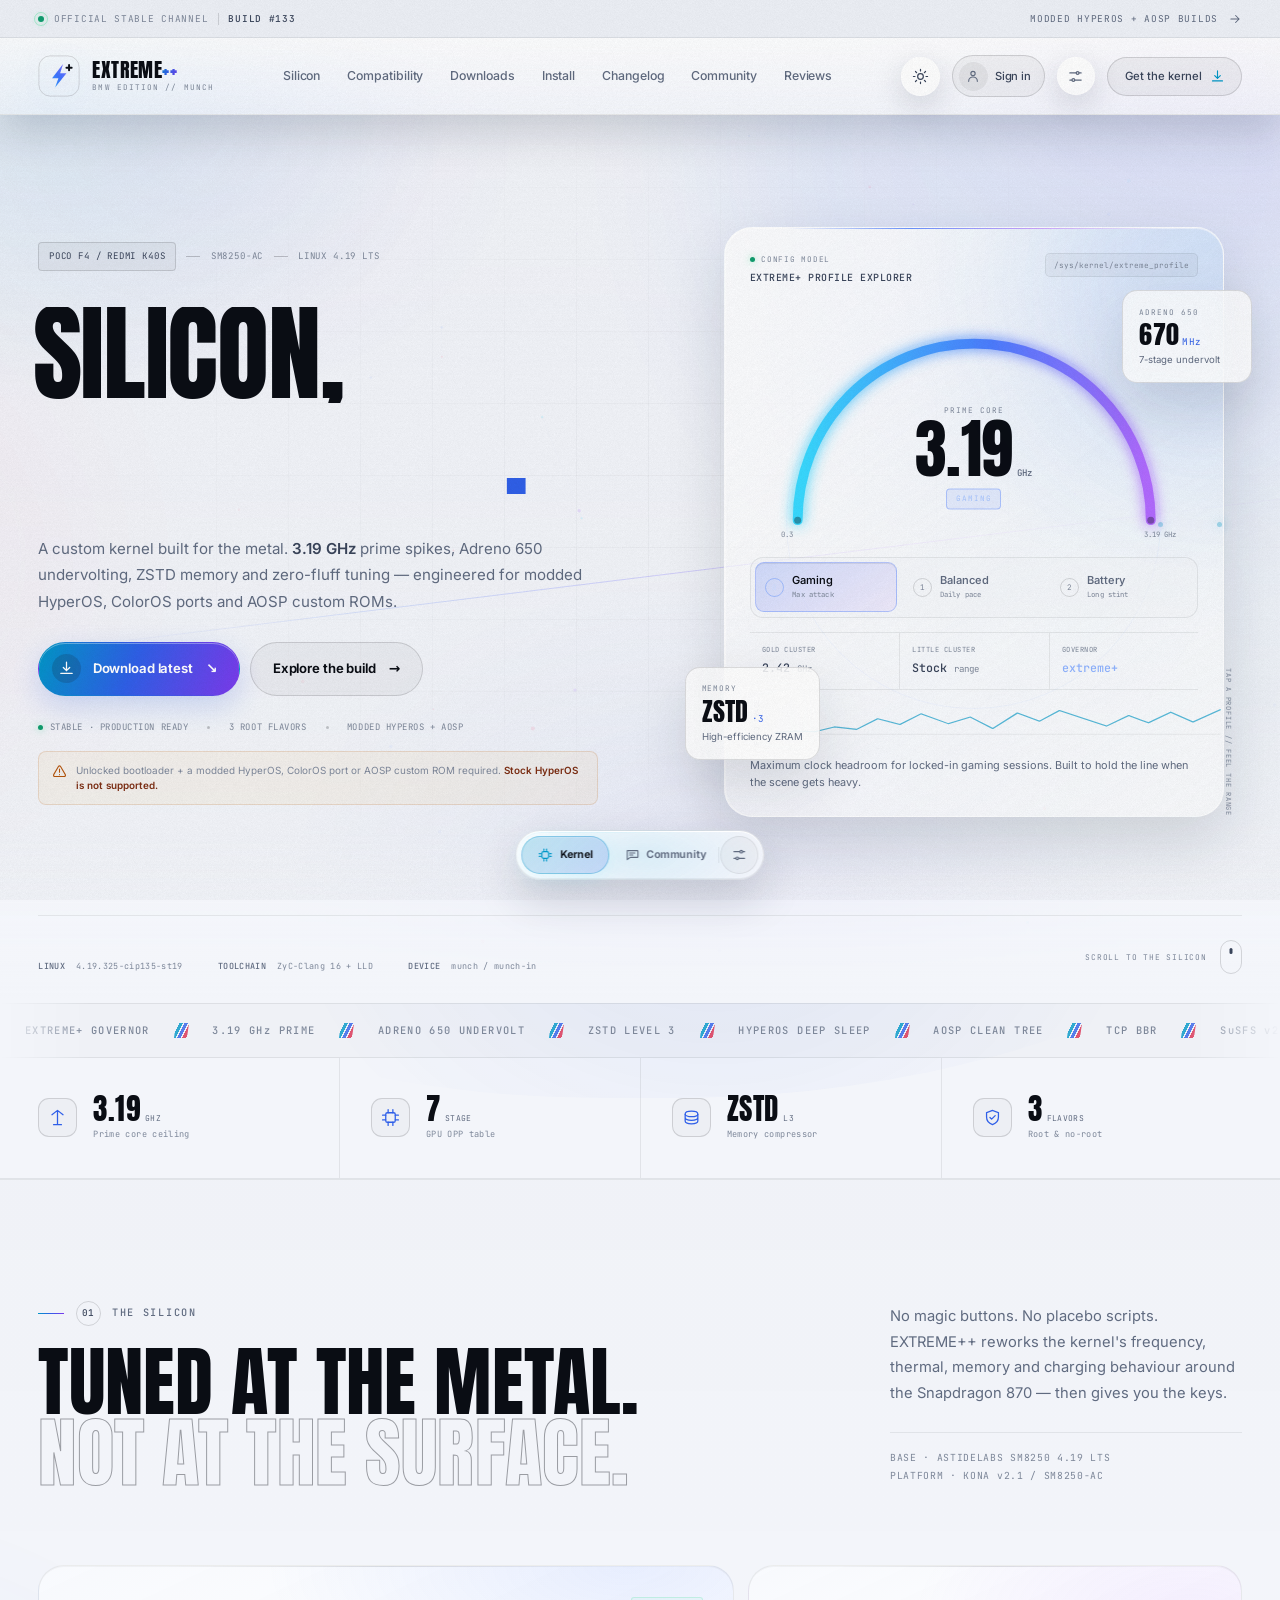
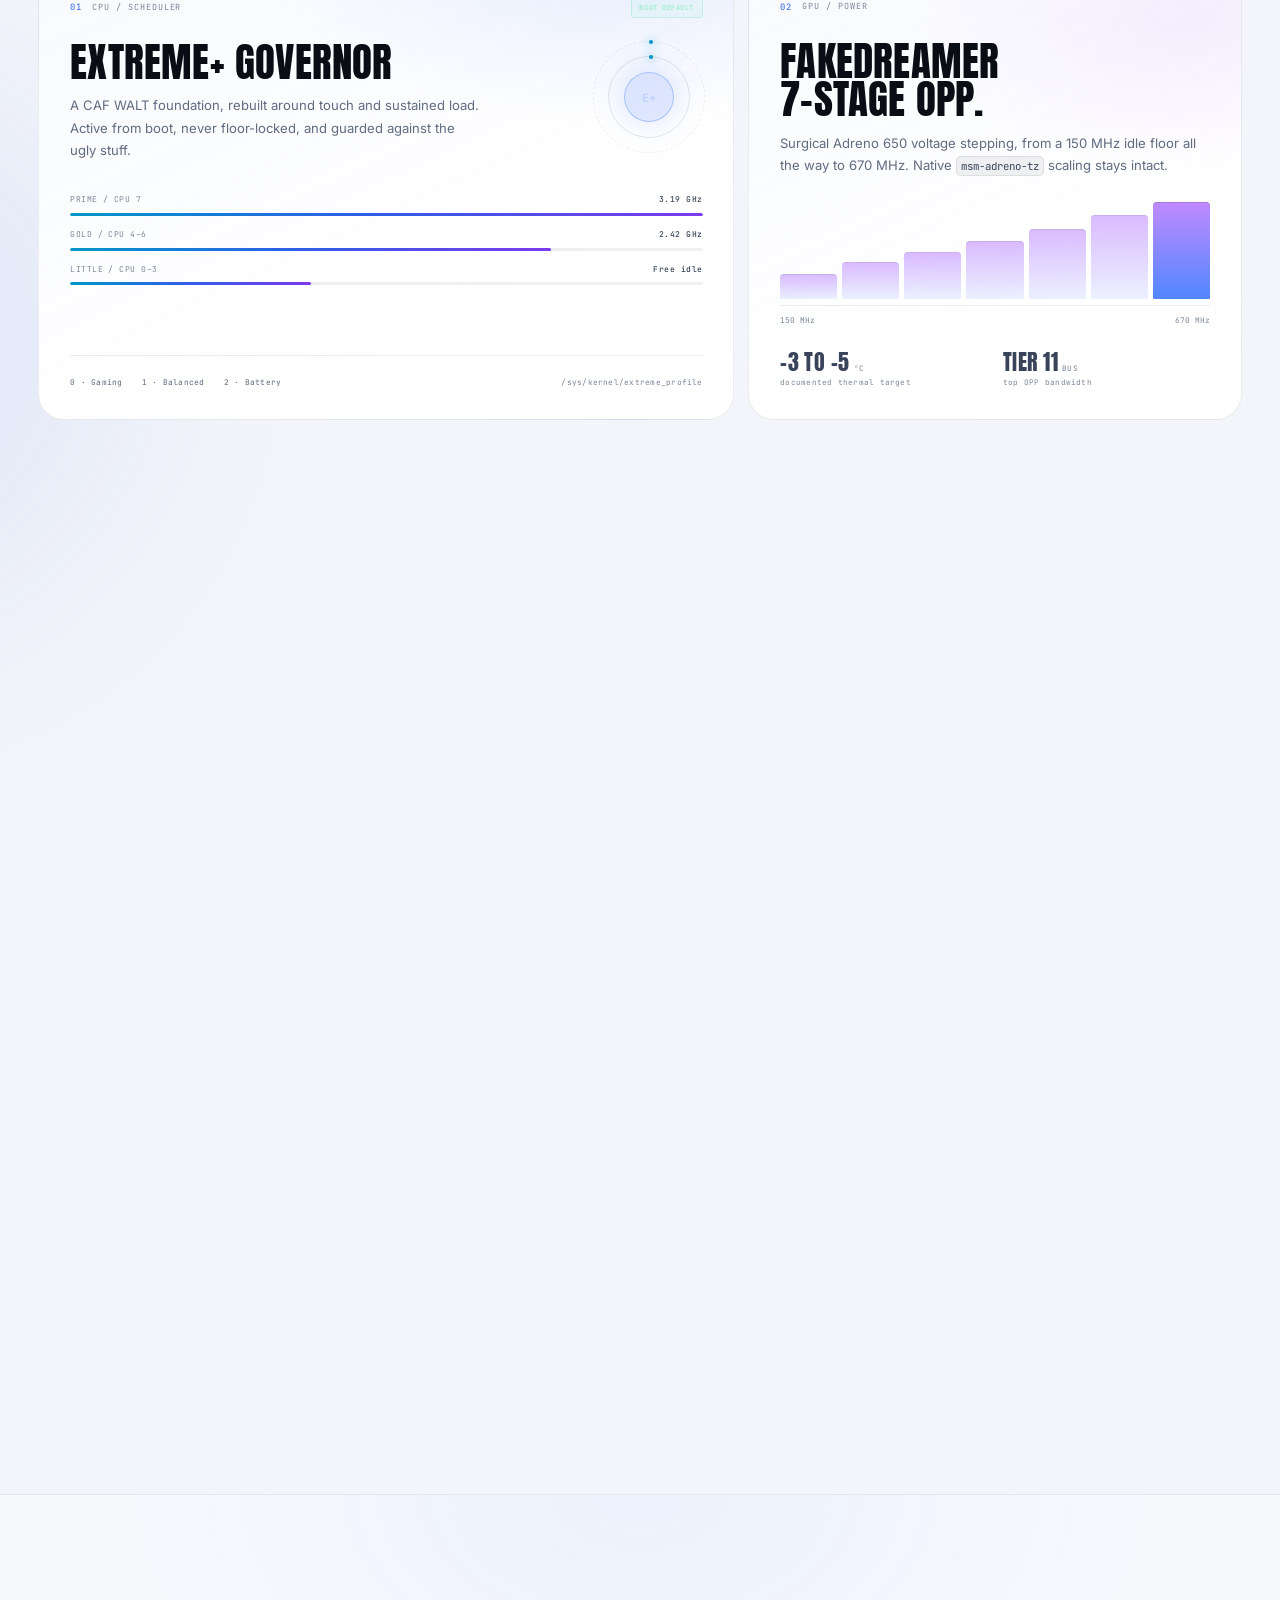
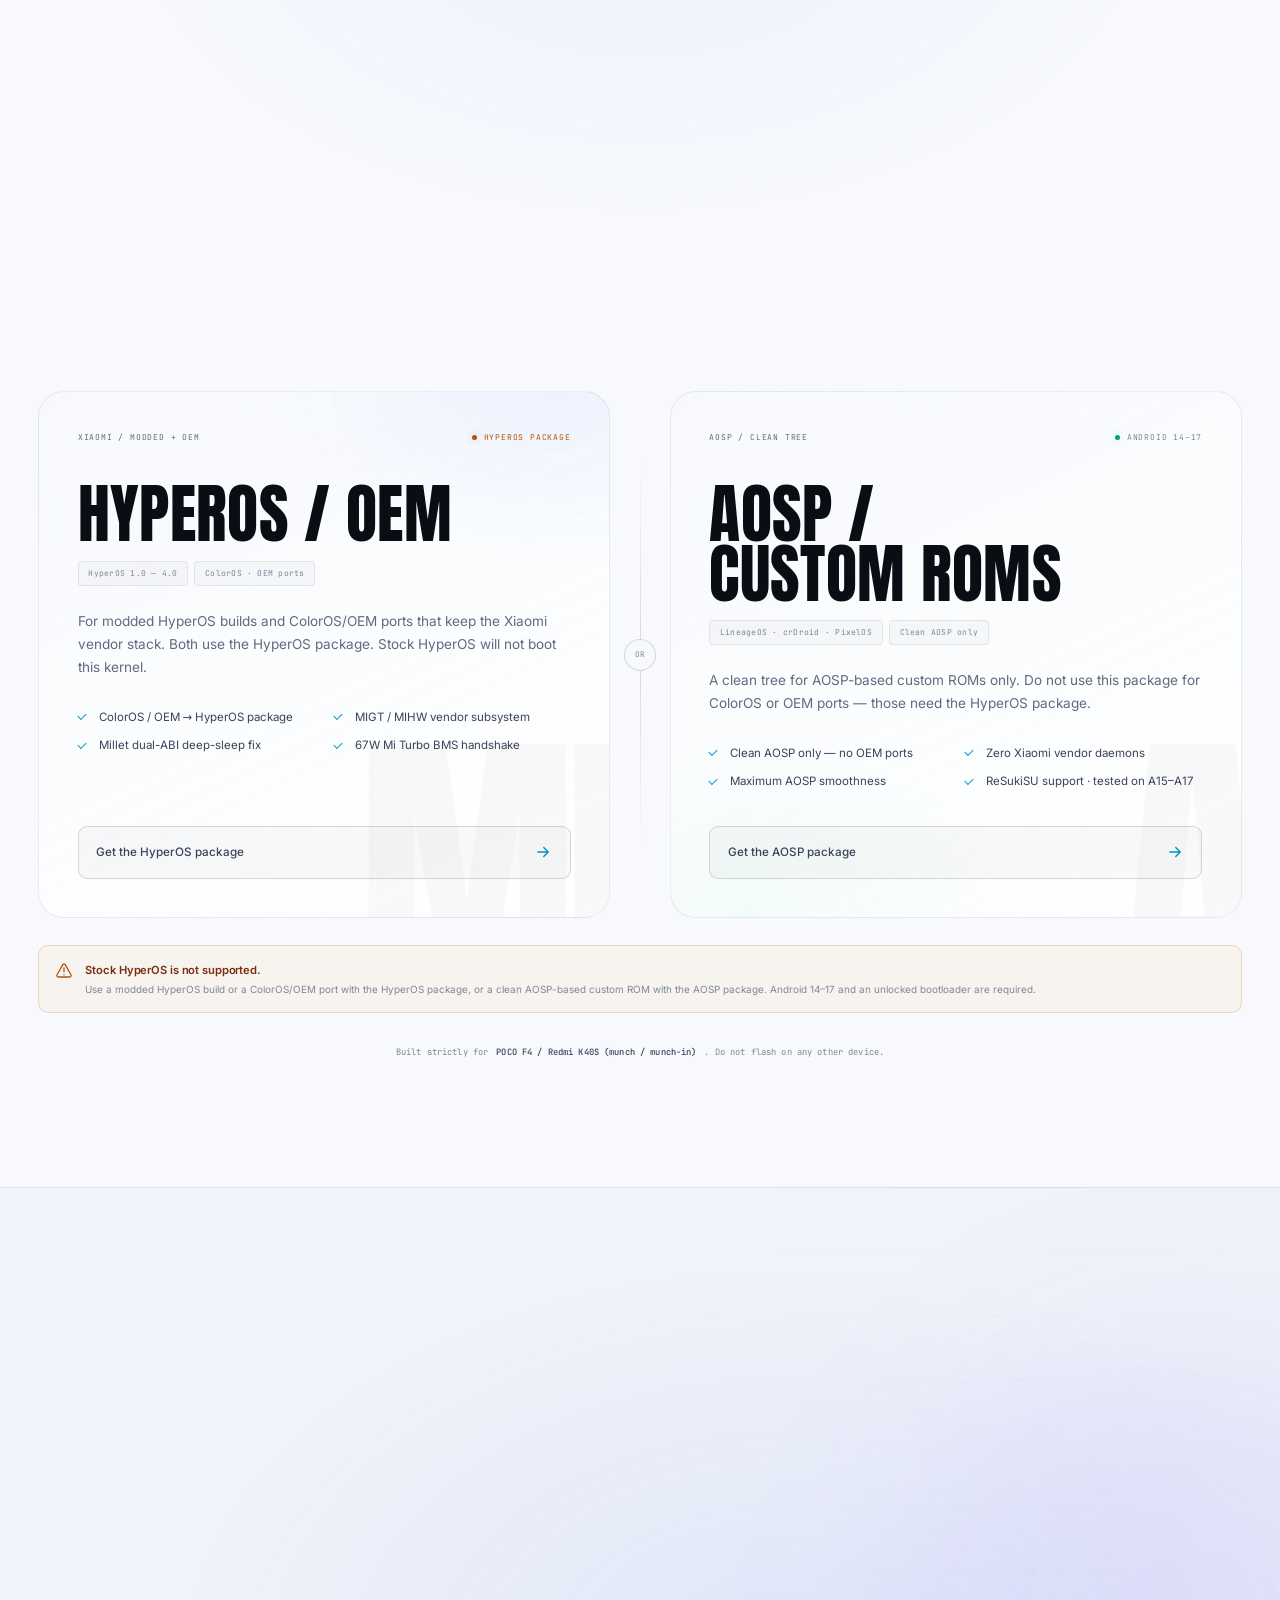
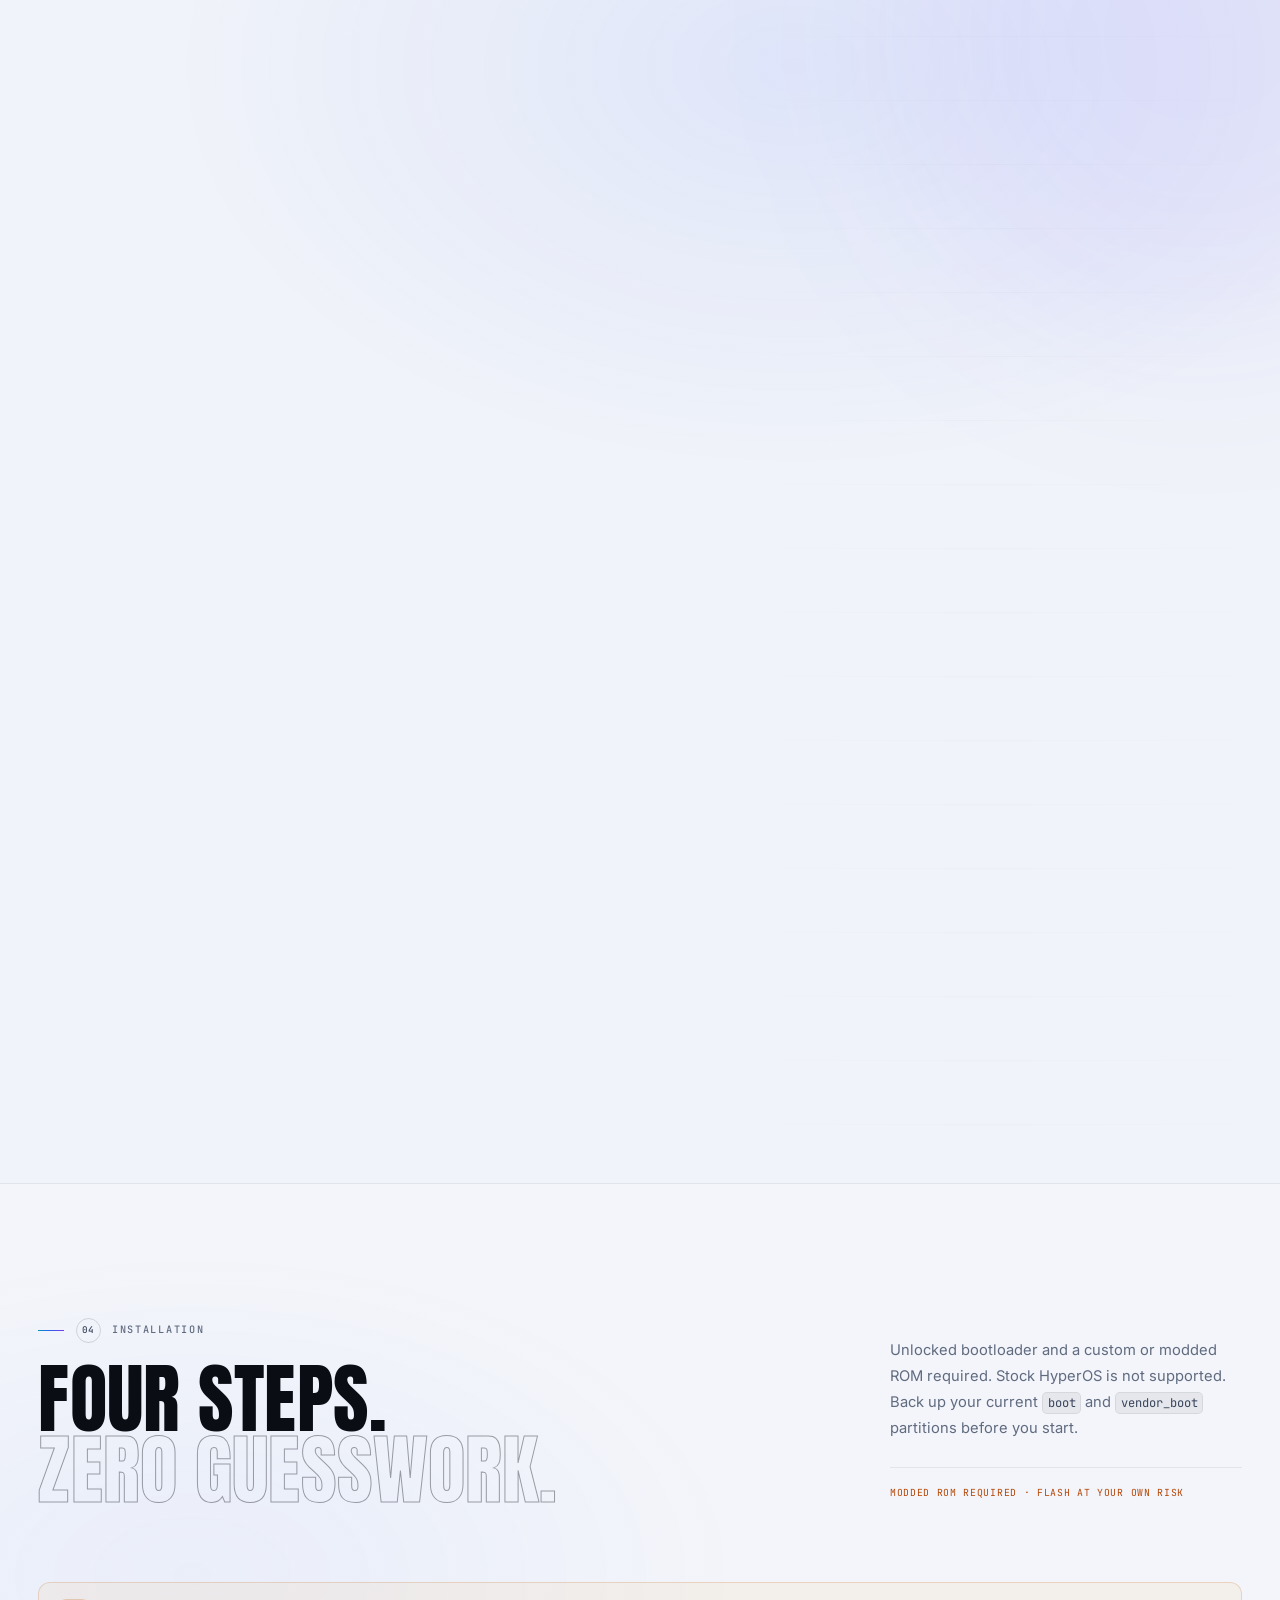
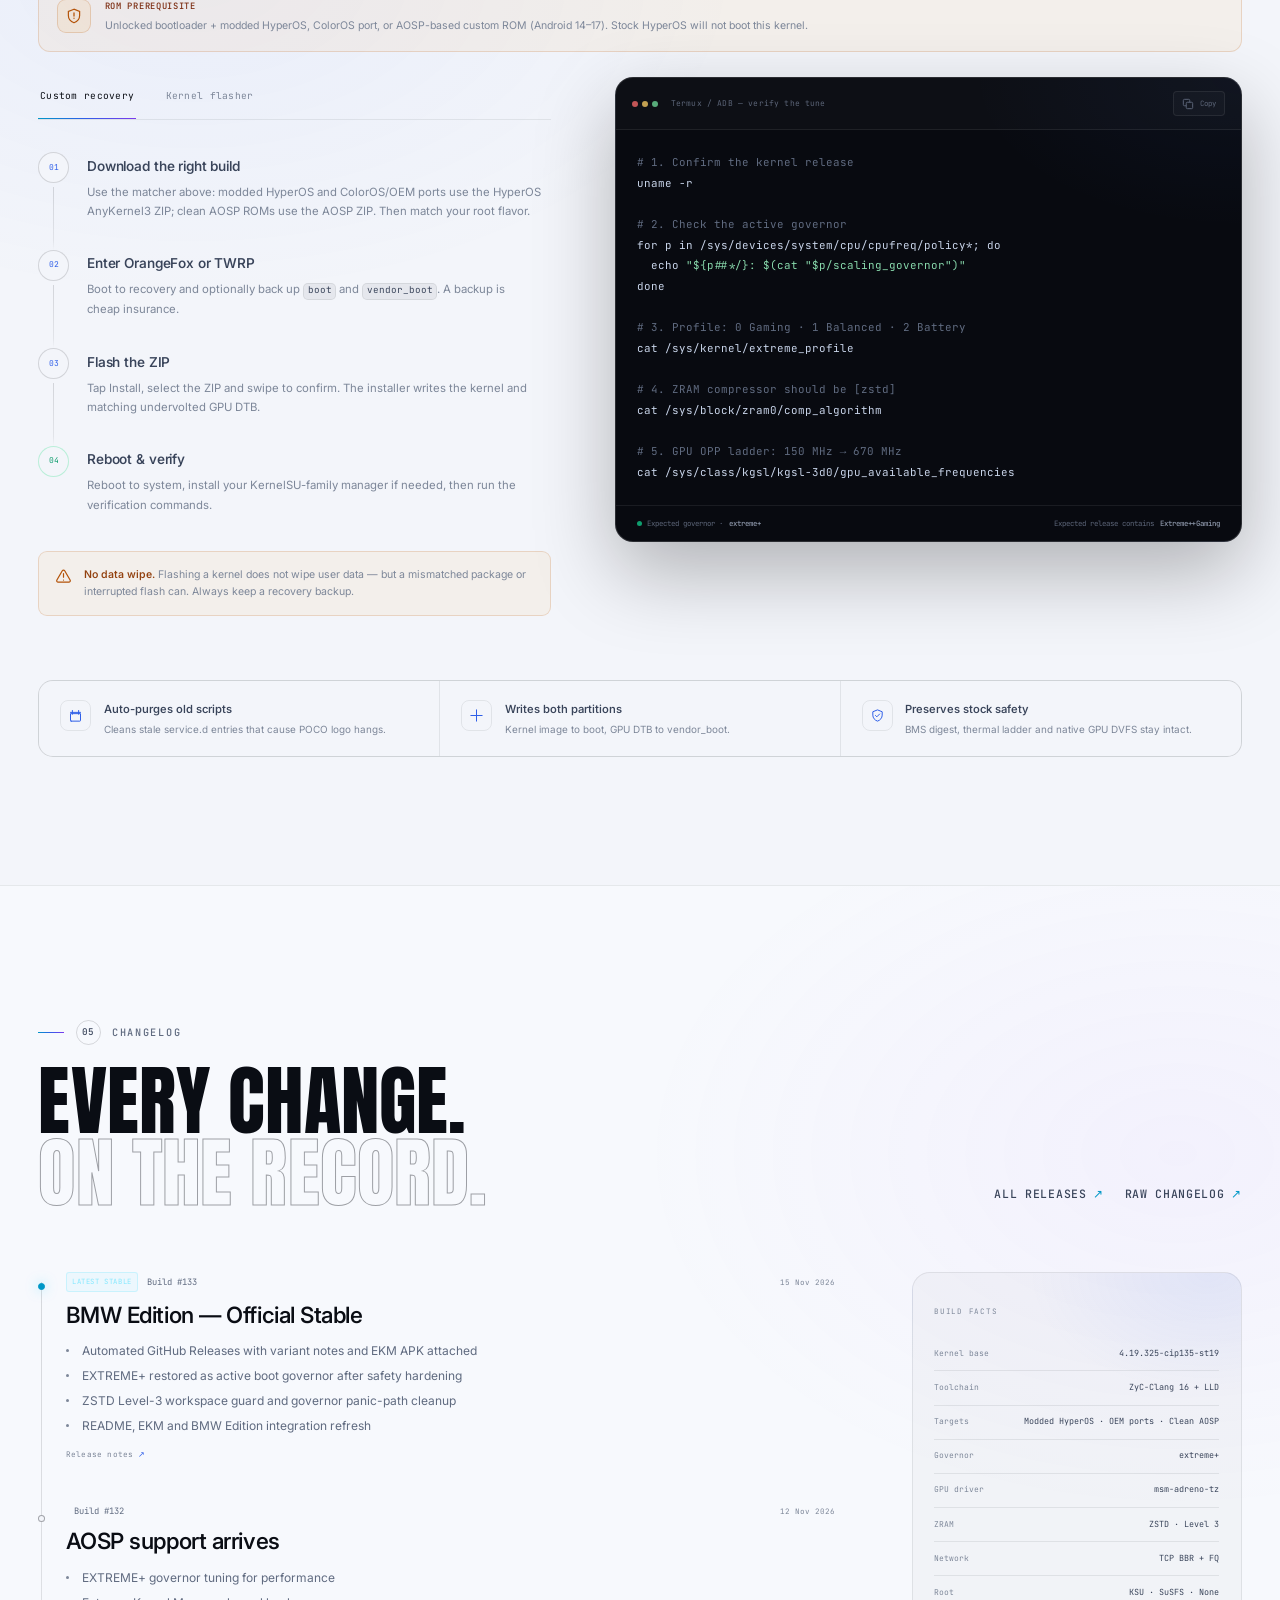
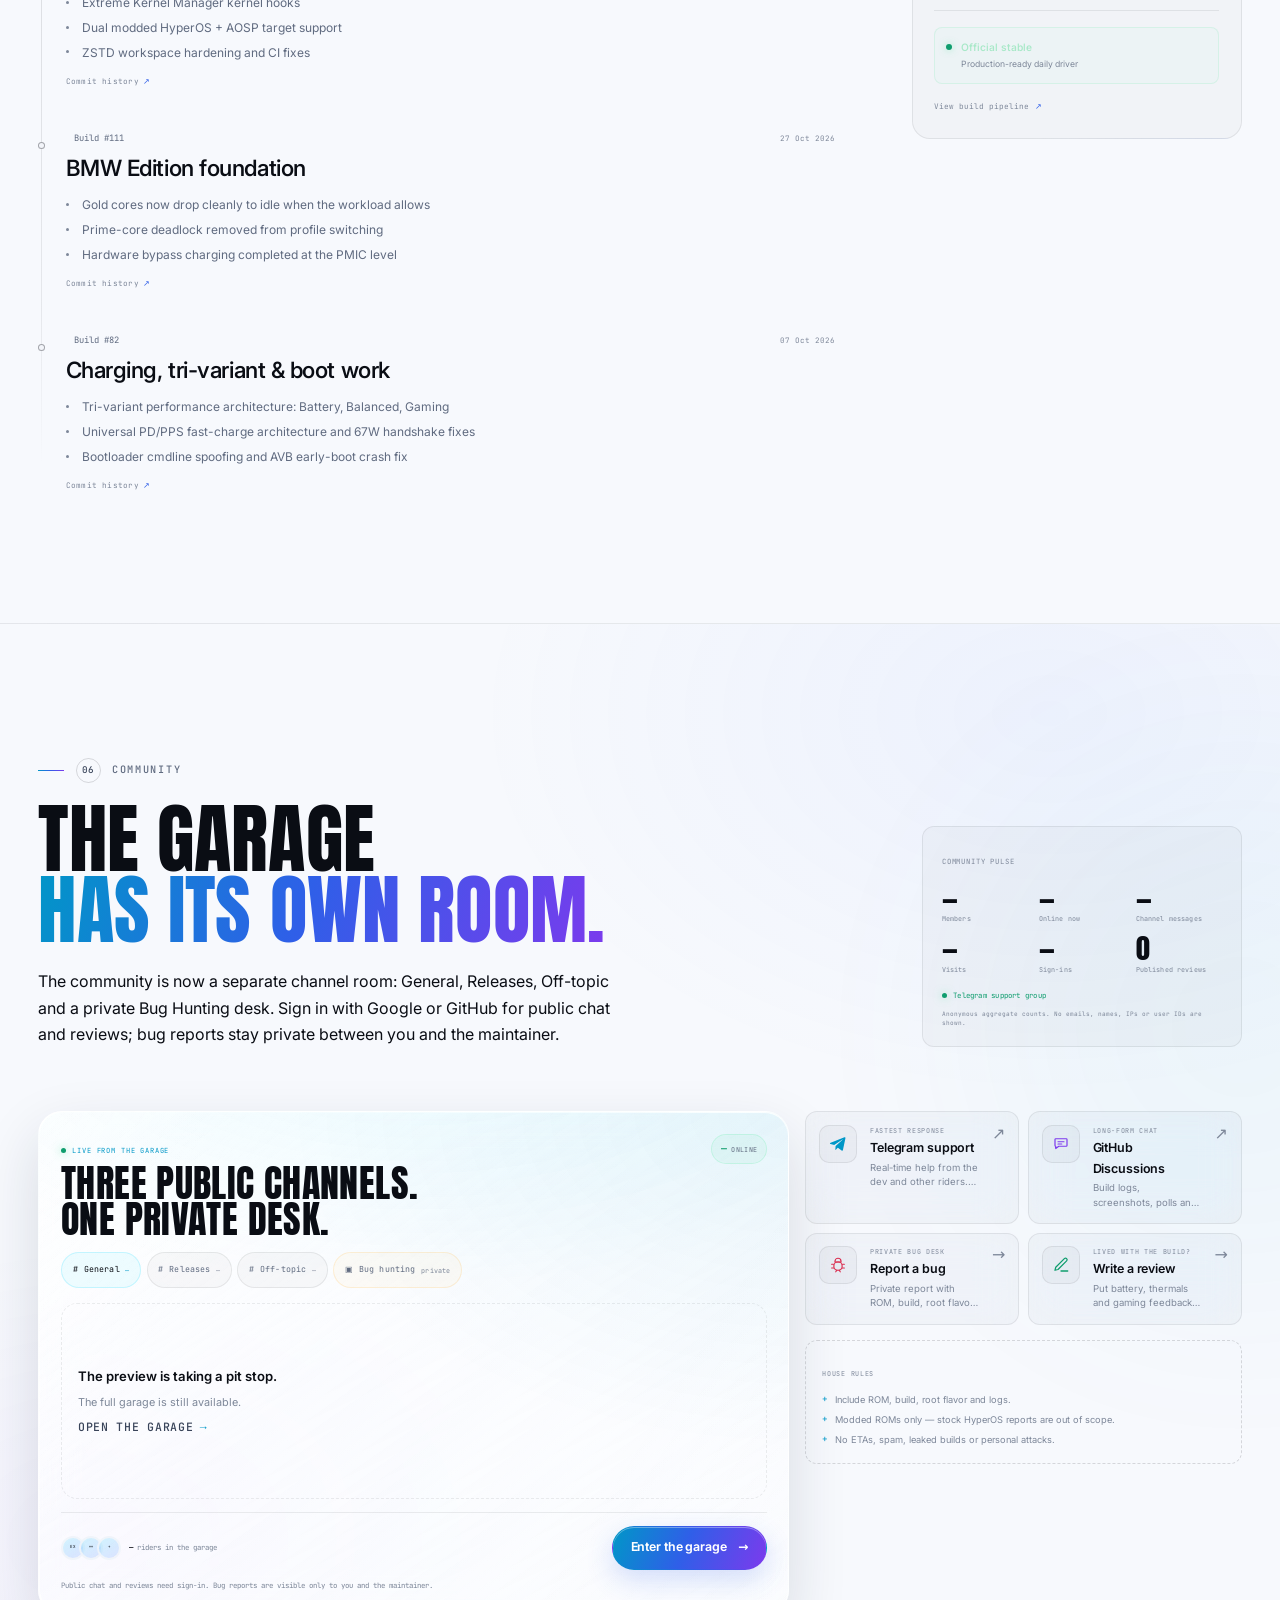
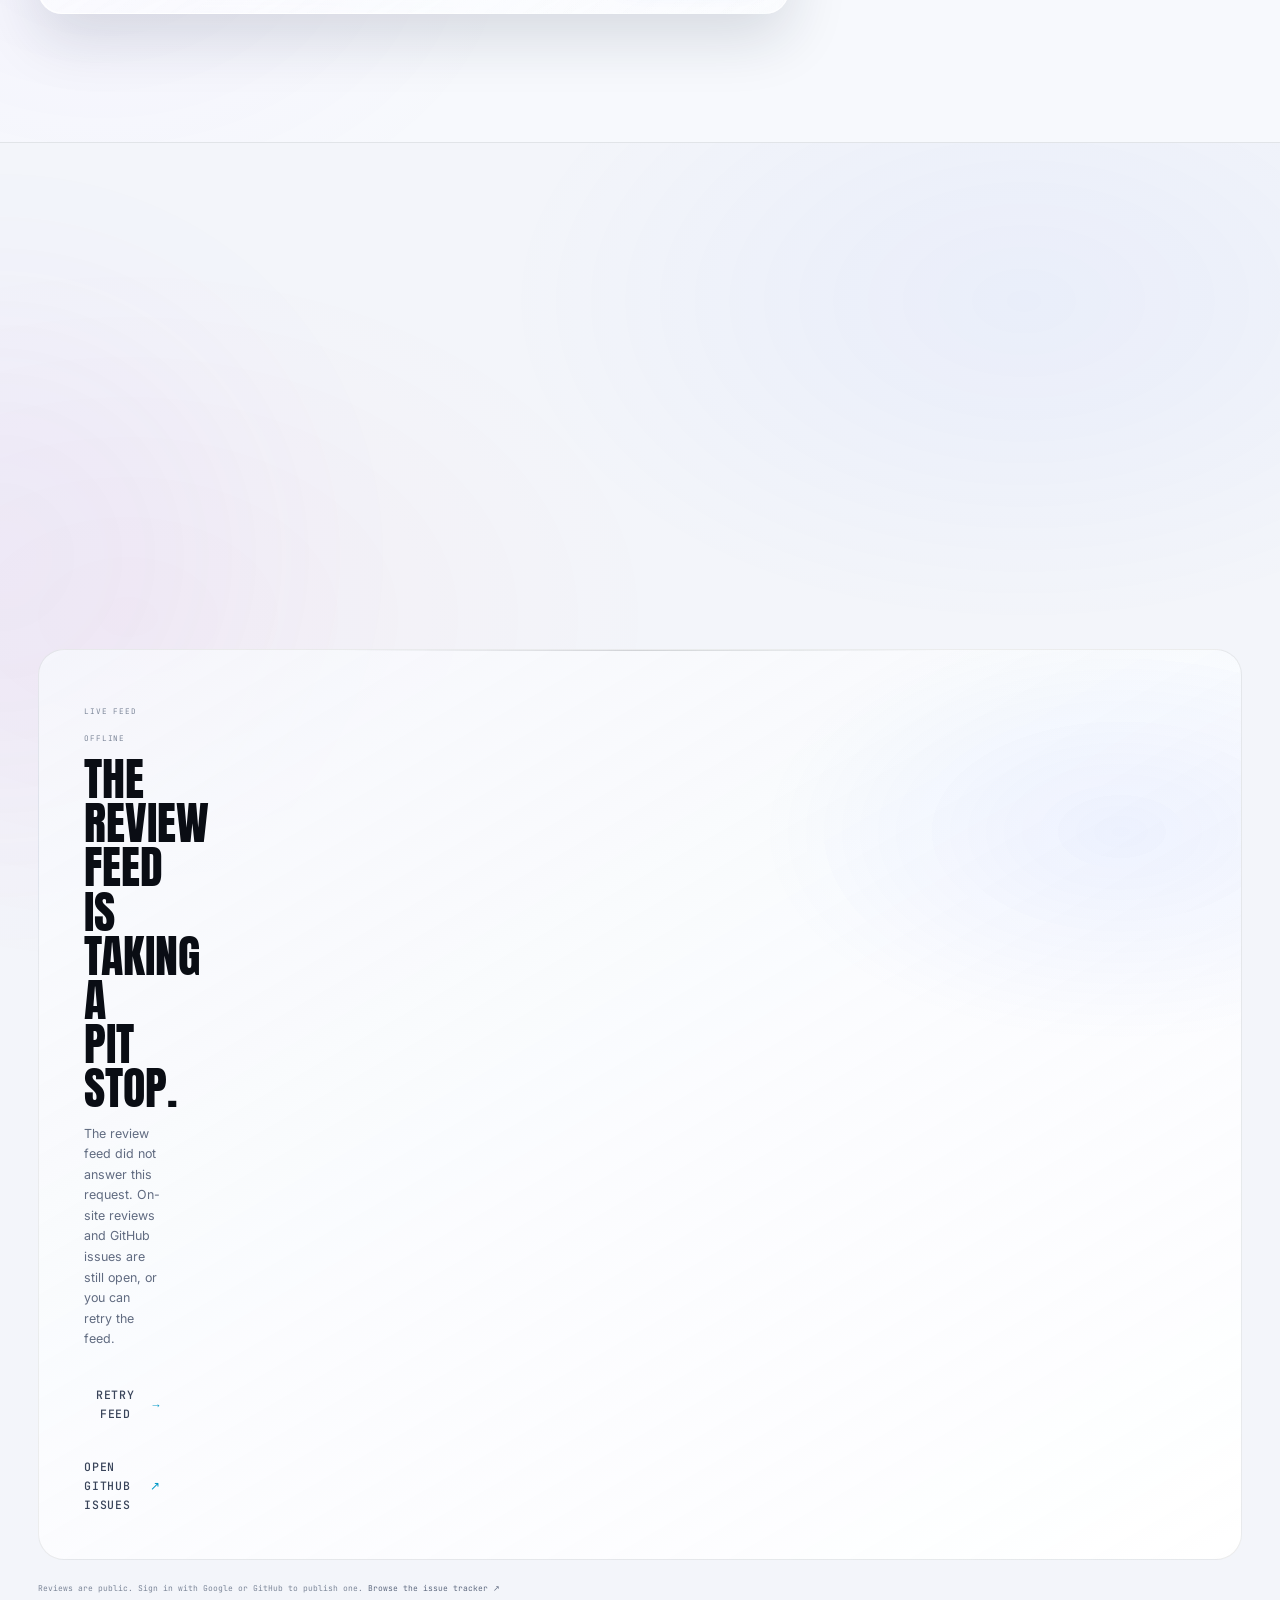
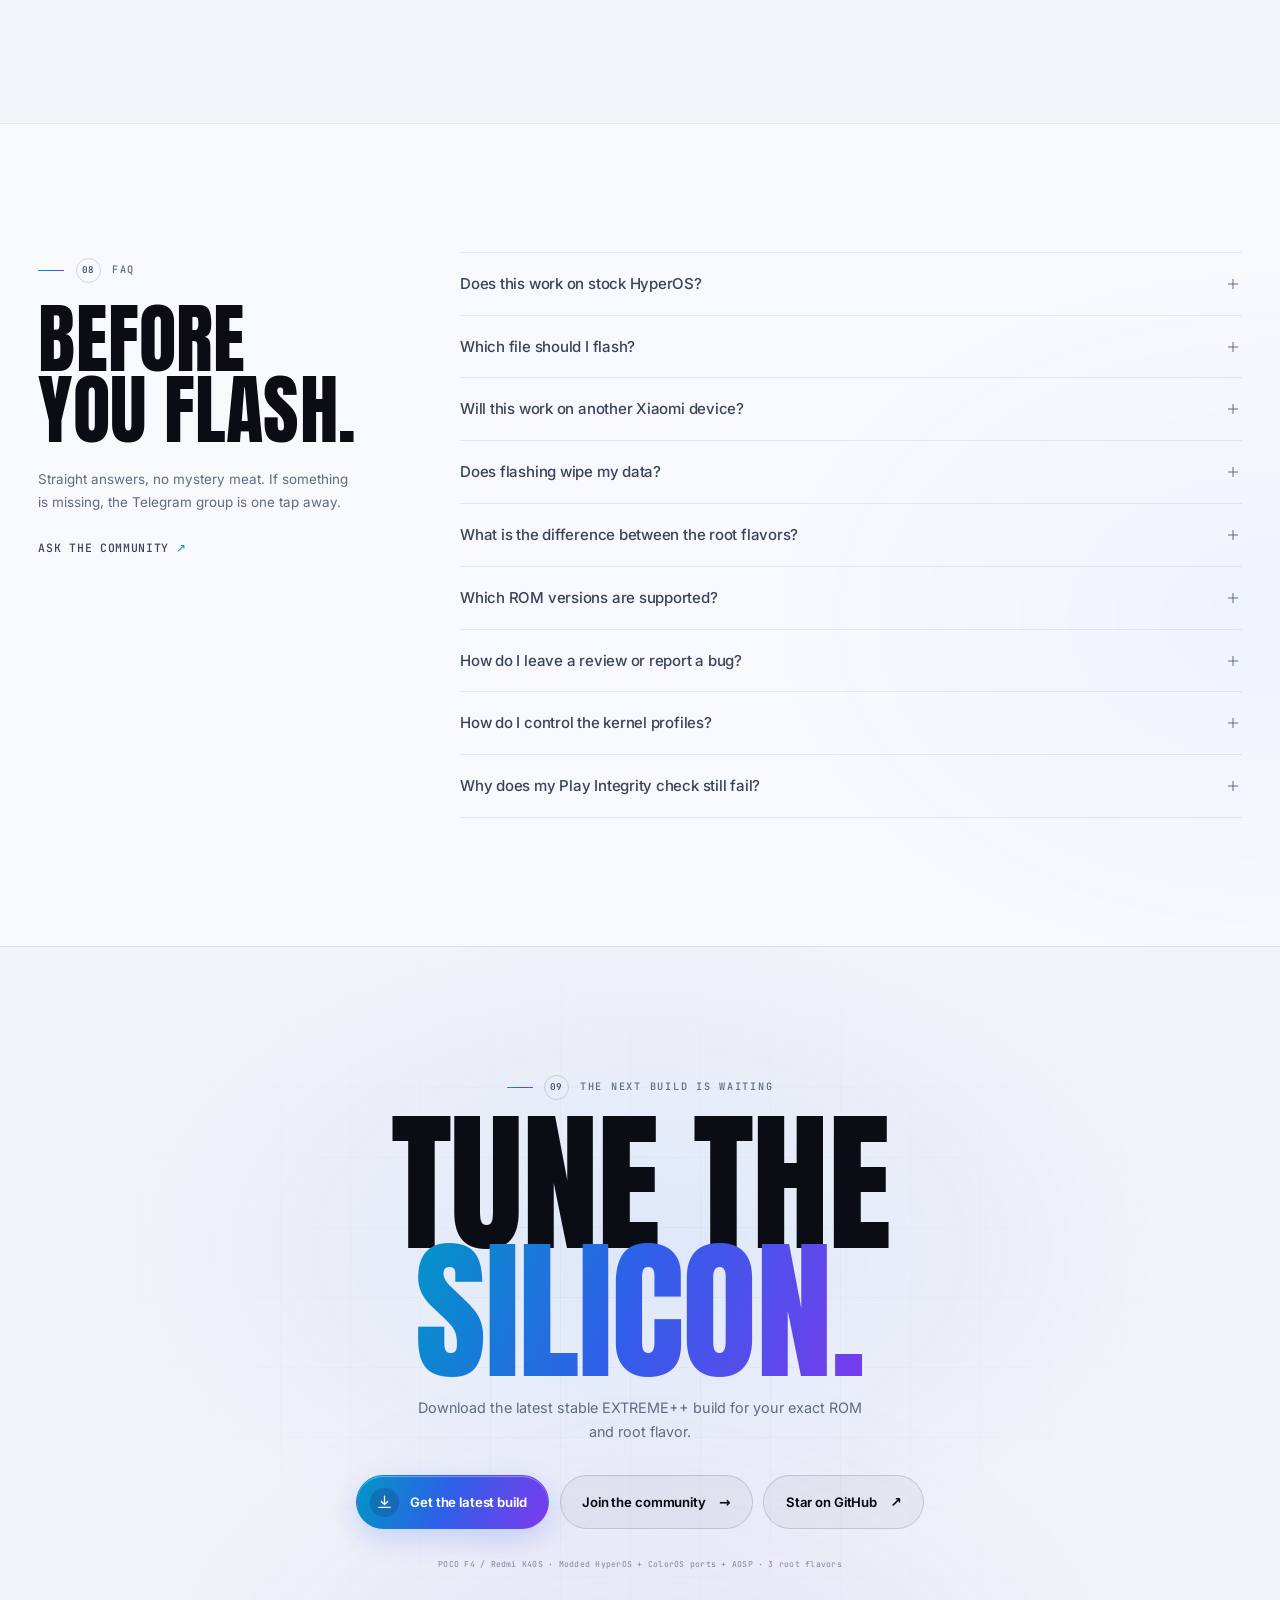
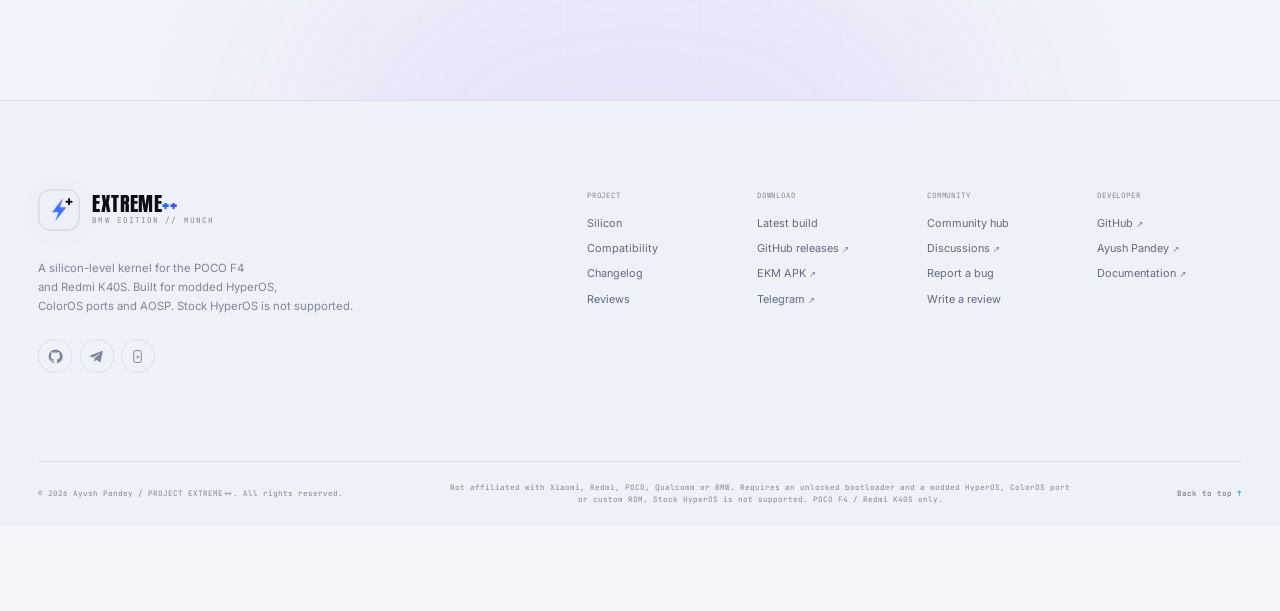
<file: index.html>
<!DOCTYPE html>
<html lang="en" class="no-js" data-community="github">
<head>
  <meta charset="UTF-8">
  <meta name="viewport" content="width=device-width, initial-scale=1.0, viewport-fit=cover">
  <meta name="color-scheme" content="dark light">
  <meta name="theme-color" content="#06070b" id="themeColorMeta">
  <title>EXTREME++ | Snapdragon 870 Kernel for POCO F4 / Redmi K40S</title>
  <meta name="description" content="PROJECT EXTREME++ — a silicon-level custom Linux 4.19 kernel for POCO F4 and Redmi K40S. Built for modded HyperOS, ColorOS ports and AOSP-based custom ROMs on Android 14–17. Stock HyperOS is not supported.">
  <meta name="author" content="Ayush Pandey">
  <meta name="keywords" content="EXTREME++ kernel, POCO F4 kernel, Redmi K40S kernel, munch kernel, Snapdragon 870, modded HyperOS kernel, ColorOS kernel, AOSP kernel, Extreme Kernel Manager">
  <link rel="canonical" href="https://pandeyji-9.github.io/Extreme-plus-Web/">

  <meta property="og:type" content="website">
  <meta property="og:site_name" content="PROJECT EXTREME++">
  <meta property="og:url" content="https://pandeyji-9.github.io/Extreme-plus-Web/">
  <meta property="og:title" content="EXTREME++ | Silicon, unchained.">
  <meta property="og:description" content="The BMW Edition kernel for POCO F4 / Redmi K40S. Built for modded HyperOS, ColorOS ports and AOSP custom ROMs on Android 14–17. Stock HyperOS is not supported.">
  <meta property="og:image" content="https://pandeyji-9.github.io/Extreme-plus-Web/assets/img/og-image.png">
  <meta property="og:image:width" content="1200">
  <meta property="og:image:height" content="630">
  <meta property="og:image:alt" content="PROJECT EXTREME++ — the BMW Edition kernel for POCO F4 and Redmi K40S">
  <meta name="twitter:card" content="summary_large_image">
  <meta name="twitter:title" content="EXTREME++ | Silicon, unchained.">
  <meta name="twitter:description" content="A custom Linux 4.19 kernel tuned for the POCO F4 / Redmi K40S. Download the latest modded HyperOS, ColorOS port or AOSP build.">
  <meta name="twitter:image" content="https://pandeyji-9.github.io/Extreme-plus-Web/assets/img/og-image.png">

  <link rel="icon" href="./assets/img/favicon.svg" type="image/svg+xml">
  <link rel="apple-touch-icon" href="./assets/img/app-icon-180.png">
  <link rel="manifest" href="./site.webmanifest">
  <link rel="preload" href="./assets/fonts/anton-latin.woff2" as="font" type="font/woff2" crossorigin>
  <link rel="preload" href="./assets/fonts/inter-latin-variable.woff2" as="font" type="font/woff2" crossorigin>
  <link rel="preload" href="./assets/fonts/jetbrains-mono-latin-variable.woff2" as="font" type="font/woff2" crossorigin>
  <script>
    (function () {
      var root = document.documentElement;
      root.classList.remove("no-js");
      root.classList.add("js");
      var theme = "dark";
      try {
        var stored = window.localStorage.getItem("extreme_plus_theme");
        if (stored === "light" || stored === "dark") theme = stored;
        else if (window.matchMedia && window.matchMedia("(prefers-color-scheme: light)").matches) theme = "light";
      } catch (error) {}
      root.setAttribute("data-theme", theme);
      root.style.colorScheme = theme;
      var meta = document.getElementById("themeColorMeta");
      if (meta) meta.setAttribute("content", theme === "light" ? "#f3f5fa" : "#06070b");
    })();
  </script>
  <link rel="stylesheet" href="./assets/css/style.css">
  <link rel="stylesheet" href="./assets/css/liquid-glass.css">
  <link rel="stylesheet" href="./assets/css/glass-v2.css">

  <script type="application/ld+json">
  {
    "@context": "https://schema.org",
    "@type": "SoftwareApplication",
    "name": "PROJECT EXTREME++ (BMW Edition)",
    "applicationCategory": "UtilitiesApplication",
    "operatingSystem": "Android 14–17 · Modded HyperOS · ColorOS ports · AOSP",
    "description": "Custom Linux 4.19 kernel for the POCO F4 and Redmi K40S, focused on sustained performance, thermal efficiency, memory compression and kernel-level control. Requires an unlocked bootloader and a modded HyperOS, ColorOS port or AOSP-based custom ROM. Stock HyperOS is not supported.",
    "softwareVersion": "Build 133",
    "author": {
      "@type": "Person",
      "name": "Ayush Pandey",
      "url": "https://github.com/PandeyJI-9"
    },
    "url": "https://pandeyji-9.github.io/Extreme-plus-Web/",
    "codeRepository": "https://github.com/PandeyJI-9/Extreme-PLUS-kernel-munch",
    "downloadUrl": "https://github.com/PandeyJI-9/Extreme-PLUS-kernel-munch/releases/latest",
    "offers": {
      "@type": "Offer",
      "price": "0",
      "priceCurrency": "USD"
    }
  }
  </script>
</head>
<body>
  <a class="skip-link" href="#main">Skip to content</a>

  <svg class="liquid-svg-defs" aria-hidden="true" focusable="false">
    <filter id="liquid-refraction" x="-20%" y="-20%" width="140%" height="140%" color-interpolation-filters="sRGB">
      <feTurbulence type="fractalNoise" baseFrequency="0.006 0.012" numOctaves="2" seed="9" result="noise"></feTurbulence>
      <feGaussianBlur in="noise" stdDeviation="1.4" result="softNoise"></feGaussianBlur>
      <feDisplacementMap in="SourceGraphic" in2="softNoise" scale="6" xChannelSelector="R" yChannelSelector="G"></feDisplacementMap>
    </filter>
  </svg>

  <div class="page-grain" aria-hidden="true"></div>
  <div class="scroll-progress" aria-hidden="true"><span id="scrollProgress"></span></div>

  <div class="topline">
    <div class="container topline-inner">
      <div class="topline-status">
        <span class="status-beacon" aria-hidden="true"></span>
        <span>Official stable channel</span>
        <span class="topline-divider" aria-hidden="true"></span>
        <strong data-latest-build>Build #133</strong>
      </div>
      <a href="#downloads" class="topline-link">
        Modded HyperOS + AOSP builds
        <svg width="14" height="14" viewBox="0 0 24 24" fill="none" aria-hidden="true"><path d="M5 12h14M13 6l6 6-6 6" stroke="currentColor" stroke-width="1.8" stroke-linecap="round" stroke-linejoin="round"/></svg>
      </a>
    </div>
  </div>

  <header class="site-header glass-header" id="siteHeader">
    <div class="container header-inner">
      <a class="brand" href="#top" aria-label="EXTREME++ — back to top">
        <span class="brand-mark" aria-hidden="true">
          <svg viewBox="0 0 48 48" fill="none">
            <defs>
              <linearGradient id="brandGradient" x1="5" y1="42" x2="43" y2="6" gradientUnits="userSpaceOnUse">
                <stop stop-color="#39D9FF"/>
                <stop offset=".48" stop-color="#3C73FF"/>
                <stop offset="1" stop-color="#B36BFF"/>
              </linearGradient>
            </defs>
            <rect class="brand-mark-border" x="1" y="1" width="46" height="46" rx="13"/>
            <path d="M28.6 10.3 16.1 26.6h7.2l-3.8 10.6 13-16.3h-7.2L28.6 10.3Z" fill="url(#brandGradient)"/>
            <path class="brand-mark-plus" d="M35.5 11.5v6M32.5 14.5h6" stroke-width="2.2" stroke-linecap="round"/>
          </svg>
        </span>
        <span class="brand-type">
          <span class="brand-name">EXTREME<span class="brand-plus">++</span></span>
          <span class="brand-sub">BMW EDITION // MUNCH</span>
        </span>
      </a>

      <nav class="desktop-nav" aria-label="Primary navigation">
        <a href="#silicon">Silicon</a>
        <a href="#compatibility">Compatibility</a>
        <a href="#downloads">Downloads</a>
        <a href="#install">Install</a>
        <a href="#changelog">Changelog</a>
        <a href="./community.html">Community</a>
        <a href="#reviews">Reviews</a>
      </nav>

      <div class="header-actions">
        <button class="theme-toggle glass-pill" id="themeToggle" type="button" aria-label="Switch to light mode" aria-pressed="false" title="Switch to light mode">
          <svg class="theme-toggle-icon theme-toggle-icon--sun" viewBox="0 0 24 24" fill="none" aria-hidden="true"><circle cx="12" cy="12" r="4" stroke="currentColor" stroke-width="1.7"/><path d="M12 2v2.2M12 19.8V22M2 12h2.2M19.8 12H22M4.9 4.9l1.6 1.6M17.5 17.5l1.6 1.6M19.1 4.9l-1.6 1.6M6.5 17.5l-1.6 1.6" stroke="currentColor" stroke-width="1.7" stroke-linecap="round"/></svg>
          <svg class="theme-toggle-icon theme-toggle-icon--moon" viewBox="0 0 24 24" fill="none" aria-hidden="true"><path d="M20.2 15.1A8.3 8.3 0 0 1 8.9 3.8 8.5 8.5 0 1 0 20.2 15.1Z" stroke="currentColor" stroke-width="1.7" stroke-linejoin="round"/></svg>
        </button>
        <button class="auth-trigger" type="button" data-auth-trigger aria-label="Sign in to the community" hidden>
          <span class="auth-trigger-avatar" data-auth-avatar aria-hidden="true">
            <svg viewBox="0 0 24 24" fill="none"><circle cx="12" cy="8.2" r="3.2" stroke="currentColor" stroke-width="1.7"/><path d="M5.5 20a6.5 6.5 0 0 1 13 0" stroke="currentColor" stroke-width="1.7" stroke-linecap="round"/></svg>
          </span>
          <span class="auth-trigger-label" data-auth-label>Sign in</span>
        </button>
        <button class="header-settings glass-pill" type="button" data-open-settings aria-label="Open site settings" title="Settings">
          <svg viewBox="0 0 24 24" fill="none" aria-hidden="true"><path d="M4 7h9M17 7h3M4 17h3M11 17h9" stroke="currentColor" stroke-width="1.7" stroke-linecap="round"/><circle cx="15" cy="7" r="2" stroke="currentColor" stroke-width="1.7"/><circle cx="9" cy="17" r="2" stroke="currentColor" stroke-width="1.7"/></svg>
        </button>
        <a class="header-cta" href="#downloads">
          <span>Get the kernel</span>
          <svg width="15" height="15" viewBox="0 0 24 24" fill="none" aria-hidden="true"><path d="M12 3v12m0 0 4.5-4.5M12 15l-4.5-4.5M4 19h16" stroke="currentColor" stroke-width="1.8" stroke-linecap="round" stroke-linejoin="round"/></svg>
        </a>
        <button class="menu-toggle" id="menuToggle" type="button" aria-expanded="false" aria-controls="mobileMenu" aria-label="Open menu">
          <span></span><span></span>
        </button>
      </div>
    </div>
  </header>

  <div class="mobile-menu" id="mobileMenu" inert>
    <div class="mobile-menu-inner">
      <span class="mobile-menu-label">NAVIGATION / 01</span>
      <nav aria-label="Mobile navigation">
        <a href="#silicon"><span>01</span> Silicon</a>
        <a href="#compatibility"><span>02</span> Compatibility</a>
        <a href="#downloads"><span>03</span> Downloads</a>
        <a href="#install"><span>04</span> Install</a>
        <a href="#changelog"><span>05</span> Changelog</a>
        <a href="./community.html"><span>06</span> Community</a>
        <a href="#reviews"><span>07</span> Reviews</a>
        <a href="#faq"><span>08</span> FAQ</a>
      </nav>
      <div class="mobile-menu-foot">
        <button class="mobile-auth" type="button" data-auth-trigger hidden>
          <span data-auth-label>Sign in to the community</span>
          <span aria-hidden="true">↗</span>
        </button>
        <button type="button" data-open-settings>Site settings <span aria-hidden="true">◐</span></button>
        <a href="https://github.com/PandeyJI-9/Extreme-PLUS-kernel-munch/releases/latest" target="_blank" rel="noopener noreferrer">Latest release <span aria-hidden="true">↗</span></a>
        <a href="https://t.me/Extremeplus_Support" target="_blank" rel="noopener noreferrer">Telegram support <span aria-hidden="true">↗</span></a>
      </div>
    </div>
  </div>

  <main id="main" tabindex="-1">
    <section class="hero" id="top" aria-labelledby="heroTitle">
      <canvas class="hero-canvas" id="heroCanvas" aria-hidden="true"></canvas>
      <div class="hero-grid" aria-hidden="true"></div>
      <div class="hero-aurora hero-aurora--blue" aria-hidden="true"></div>
      <div class="hero-aurora hero-aurora--violet" aria-hidden="true"></div>
      <div class="hero-aurora hero-aurora--red" aria-hidden="true"></div>

      <div class="container hero-layout">
        <div class="hero-copy">
          <div class="eyebrow hero-eyebrow">
            <span class="eyebrow-tag">POCO F4 / REDMI K40S</span>
            <span class="eyebrow-sep" aria-hidden="true"></span>
            <span>SM8250-AC</span>
            <span class="eyebrow-sep" aria-hidden="true"></span>
            <span>LINUX 4.19 LTS</span>
          </div>

          <h1 class="hero-title" id="heroTitle">
            <span class="hero-line"><span>SILICON,</span></span>
            <span class="hero-line hero-line--offset"><span>UNCHAINED<span class="hero-dot">.</span></span></span>
          </h1>

          <div class="hero-lower">
            <p class="hero-lede">
              A custom kernel built for the metal. <strong>3.19 GHz</strong> prime spikes,
              Adreno 650 undervolting, ZSTD memory and zero-fluff tuning —
              engineered for modded HyperOS, ColorOS ports and AOSP custom ROMs.
            </p>

            <div class="hero-actions">
              <a class="button button--primary magnetic" href="#downloads">
                <span class="button-icon" aria-hidden="true">
                  <svg width="17" height="17" viewBox="0 0 24 24" fill="none"><path d="M12 3v12m0 0 4.5-4.5M12 15l-4.5-4.5M4 19h16" stroke="currentColor" stroke-width="1.8" stroke-linecap="round" stroke-linejoin="round"/></svg>
                </span>
                Download latest
                <span class="button-arrow" aria-hidden="true">↘</span>
              </a>
              <a class="button button--ghost magnetic" href="#silicon">
                Explore the build
                <span class="button-arrow" aria-hidden="true">→</span>
              </a>
            </div>

            <div class="hero-meta">
              <span><i class="meta-dot meta-dot--green" aria-hidden="true"></i> Stable · Production ready</span>
              <span>3 root flavors</span>
              <span>Modded HyperOS + AOSP</span>
            </div>
            <p class="hero-requirement">
              <svg width="15" height="15" viewBox="0 0 24 24" fill="none" aria-hidden="true"><path d="M12 8v5m0 4h.01M10.3 3.9 2.7 17a2 2 0 0 0 1.7 3h15.2a2 2 0 0 0 1.7-3L13.7 3.9a2 2 0 0 0-3.4 0Z" stroke="currentColor" stroke-width="1.7" stroke-linecap="round"/></svg>
              <span>Unlocked bootloader + a modded HyperOS, ColorOS port or AOSP custom ROM required. <strong>Stock HyperOS is not supported.</strong></span>
            </p>
          </div>
        </div>

        <div class="hero-stage" id="heroStage">
          <div class="stage-orbit stage-orbit--one" aria-hidden="true"></div>
          <div class="stage-orbit stage-orbit--two" aria-hidden="true"></div>

          <div class="float-chip float-chip--gpu" aria-hidden="true">
            <span class="float-chip-kicker">ADRENO 650</span>
            <strong>670<span>MHz</span></strong>
            <small>7-stage undervolt</small>
          </div>
          <div class="float-chip float-chip--memory" aria-hidden="true">
            <span class="float-chip-kicker">MEMORY</span>
            <strong>ZSTD<span>·3</span></strong>
            <small>High-efficiency ZRAM</small>
          </div>

          <aside class="telemetry tilt-card glass-surface" aria-label="EXTREME+ profile explorer">
            <div class="telemetry-head">
              <div>
                <span class="telemetry-status"><i aria-hidden="true"></i> CONFIG MODEL</span>
                <strong>EXTREME+ PROFILE EXPLORER</strong>
              </div>
              <span class="telemetry-path">/sys/kernel/extreme_profile</span>
            </div>

            <div class="gauge-block">
              <svg class="gauge" viewBox="0 0 320 184" role="img" aria-label="Prime core frequency: 3.19 gigahertz in Gaming profile">
                <defs>
                  <linearGradient id="gaugeGradient" x1="38" y1="160" x2="282" y2="160" gradientUnits="userSpaceOnUse">
                    <stop offset="0" stop-color="#38D9FF"/>
                    <stop offset=".55" stop-color="#4C7DFF"/>
                    <stop offset="1" stop-color="#B46BFF"/>
                  </linearGradient>
                  <filter id="gaugeGlow" x="-40%" y="-40%" width="180%" height="180%">
                    <feGaussianBlur stdDeviation="5" result="blur"/>
                    <feMerge><feMergeNode in="blur"/><feMergeNode in="SourceGraphic"/></feMerge>
                  </filter>
                </defs>
                <path class="gauge-track" d="M 34 160 A 126 126 0 0 1 286 160" pathLength="100"/>
                <path class="gauge-ticks" d="M 34 160 A 126 126 0 0 1 286 160" pathLength="100"/>
                <path class="gauge-progress" id="gaugeArc" d="M 34 160 A 126 126 0 0 1 286 160" pathLength="100"/>
                <circle class="gauge-origin" cx="34" cy="160" r="2.5"/>
                <circle class="gauge-end" cx="286" cy="160" r="2.5"/>
              </svg>
              <div class="gauge-readout">
                <span class="gauge-label">PRIME CORE</span>
                <div class="gauge-value"><span id="profileFrequency">3.19</span><small>GHz</small></div>
                <span class="gauge-profile" id="profileName">GAMING</span>
              </div>
              <span class="gauge-min">0.3</span>
              <span class="gauge-max">3.19 GHz</span>
            </div>

            <div class="profile-switcher" role="group" aria-label="Choose a performance profile">
              <button class="profile-tab is-active" type="button" data-profile="gaming" aria-pressed="true">
                <span class="profile-num">0</span>
                <span class="profile-copy"><strong>Gaming</strong><small>Max attack</small></span>
              </button>
              <button class="profile-tab" type="button" data-profile="balanced" aria-pressed="false">
                <span class="profile-num">1</span>
                <span class="profile-copy"><strong>Balanced</strong><small>Daily pace</small></span>
              </button>
              <button class="profile-tab" type="button" data-profile="battery" aria-pressed="false">
                <span class="profile-num">2</span>
                <span class="profile-copy"><strong>Battery</strong><small>Long stint</small></span>
              </button>
            </div>

            <div class="telemetry-metrics">
              <div><span>GOLD CLUSTER</span><strong id="profileGold">2.42 <small>GHz</small></strong></div>
              <div><span>LITTLE CLUSTER</span><strong id="profileLittle">Stock <small>range</small></strong></div>
              <div><span>GOVERNOR</span><strong class="metric-accent">extreme+</strong></div>
            </div>

            <div class="telemetry-spark" aria-hidden="true">
              <span class="spark-label">FREQ TRACE</span>
              <svg viewBox="0 0 360 44" preserveAspectRatio="none">
                <path class="spark-baseline" d="M0 37H360" />
                <path class="spark-line" d="M0 35 L18 33 L32 34 L48 28 L66 31 L83 18 L101 25 L118 12 L140 24 L158 16 L176 30 L196 11 L214 21 L230 8 L252 19 L268 27 L286 14 L302 23 L320 10 L338 22 L360 7"/>
              </svg>
            </div>

            <p class="telemetry-note" id="profileDescription">Maximum clock headroom for locked-in gaming sessions. Built to hold the line when the scene gets heavy.</p>
          </aside>

          <span class="stage-caption" aria-hidden="true">TAP A PROFILE // FEEL THE RANGE</span>
        </div>
      </div>

      <div class="hero-footer container">
        <div class="hero-footer-specs">
          <span><b>LINUX</b> 4.19.325-cip135-st19</span>
          <span><b>TOOLCHAIN</b> ZyC-Clang 16 + LLD</span>
          <span><b>DEVICE</b> munch / munch-in</span>
        </div>
        <a class="scroll-cue" href="#silicon">
          <span>SCROLL TO THE SILICON</span>
          <span class="scroll-track" aria-hidden="true"><i></i></span>
        </a>
      </div>
    </section>

    <div class="marquee" aria-hidden="true">
      <div class="marquee-track">
        <span>EXTREME+ GOVERNOR</span><i class="m-stripe"></i>
        <span>3.19 GHz PRIME</span><i class="m-stripe"></i>
        <span>ADRENO 650 UNDERVOLT</span><i class="m-stripe"></i>
        <span>ZSTD LEVEL 3</span><i class="m-stripe"></i>
        <span>HYPEROS DEEP SLEEP</span><i class="m-stripe"></i>
        <span>AOSP CLEAN TREE</span><i class="m-stripe"></i>
        <span>TCP BBR</span><i class="m-stripe"></i>
        <span>SuSFS v2.3.0</span><i class="m-stripe"></i>
        <span>EXTREME+ GOVERNOR</span><i class="m-stripe"></i>
        <span>3.19 GHz PRIME</span><i class="m-stripe"></i>
        <span>ADRENO 650 UNDERVOLT</span><i class="m-stripe"></i>
        <span>ZSTD LEVEL 3</span><i class="m-stripe"></i>
        <span>HYPEROS DEEP SLEEP</span><i class="m-stripe"></i>
        <span>AOSP CLEAN TREE</span><i class="m-stripe"></i>
        <span>TCP BBR</span><i class="m-stripe"></i>
        <span>SuSFS v2.3.0</span><i class="m-stripe"></i>
      </div>
    </div>

    <div class="spec-rail">
      <div class="container spec-grid">
        <div class="spec-cell reveal">
          <span class="spec-icon" aria-hidden="true">
            <svg viewBox="0 0 24 24" fill="none"><path d="M12 3v18M5 8.5 12 3l7 5.5M7 21h10" stroke="currentColor" stroke-width="1.6" stroke-linecap="round" stroke-linejoin="round"/></svg>
          </span>
          <div><strong>3.19<span>GHz</span></strong><small>Prime core ceiling</small></div>
        </div>
        <div class="spec-cell reveal">
          <span class="spec-icon" aria-hidden="true">
            <svg viewBox="0 0 24 24" fill="none"><rect x="6" y="6" width="12" height="12" rx="2" stroke="currentColor" stroke-width="1.6"/><path d="M9 2v4m6-4v4M9 18v4m6-4v4M2 9h4m-4 6h4m12-6h4m-4 6h4" stroke="currentColor" stroke-width="1.6" stroke-linecap="round"/></svg>
          </span>
          <div><strong>7<span>stage</span></strong><small>GPU OPP table</small></div>
        </div>
        <div class="spec-cell reveal">
          <span class="spec-icon" aria-hidden="true">
            <svg viewBox="0 0 24 24" fill="none"><path d="M4 7.5C4 5.6 7.6 4 12 4s8 1.6 8 3.5S16.4 11 12 11 4 9.4 4 7.5Z" stroke="currentColor" stroke-width="1.6"/><path d="M4 7.5v9C4 18.4 7.6 20 12 20s8-1.6 8-3.5v-9M4 12c0 1.9 3.6 3.5 8 3.5s8-1.6 8-3.5" stroke="currentColor" stroke-width="1.6"/></svg>
          </span>
          <div><strong>ZSTD<span>L3</span></strong><small>Memory compressor</small></div>
        </div>
        <div class="spec-cell reveal">
          <span class="spec-icon" aria-hidden="true">
            <svg viewBox="0 0 24 24" fill="none"><path d="M12 3 4.5 6v5.4c0 4.5 3.1 8.1 7.5 9.6 4.4-1.5 7.5-5.1 7.5-9.6V6L12 3Z" stroke="currentColor" stroke-width="1.6"/><path d="m8.8 12 2.1 2.1 4.5-4.5" stroke="currentColor" stroke-width="1.6" stroke-linecap="round" stroke-linejoin="round"/></svg>
          </span>
          <div><strong>3<span>flavors</span></strong><small>Root &amp; no-root</small></div>
        </div>
      </div>
    </div>

    <section class="section section--silicon" id="silicon" aria-labelledby="siliconTitle">
      <div class="section-aura section-aura--left" aria-hidden="true"></div>
      <div class="container">
        <div class="section-intro">
          <div class="section-intro-main reveal">
            <span class="section-kicker"><span>01</span> The silicon</span>
            <h2 class="section-title" id="siliconTitle">Tuned at the metal.<br><span class="text-outline">Not at the surface.</span></h2>
          </div>
          <div class="section-intro-side reveal" data-delay="1">
            <p>No magic buttons. No placebo scripts. EXTREME++ reworks the kernel's frequency, thermal, memory and charging behaviour around the Snapdragon 870 — then gives you the keys.</p>
            <span class="technical-note">BASE · ASTIDELABS SM8250 4.19 LTS<br>PLATFORM · KONA v2.1 / SM8250-AC</span>
          </div>
        </div>

        <div class="feature-grid">
          <article class="feature-card feature-card--governor card-spotlight reveal">
            <div class="feature-top">
              <span class="feature-index">01</span>
              <span class="feature-kicker">CPU / SCHEDULER</span>
              <span class="feature-badge">BOOT DEFAULT</span>
            </div>
            <div class="feature-main">
              <div>
                <h3>EXTREME+ governor</h3>
                <p>A CAF WALT foundation, rebuilt around touch and sustained load. Active from boot, never floor-locked, and guarded against the ugly stuff.</p>
              </div>
              <div class="governor-orbit" aria-hidden="true">
                <span class="orbit-core">E+</span>
                <span class="orbit-ring orbit-ring--one"></span>
                <span class="orbit-ring orbit-ring--two"></span>
              </div>
            </div>
            <div class="cluster-stack" role="group" aria-label="Profile frequency ceilings">
              <div class="cluster-row">
                <div class="cluster-label"><span>PRIME / CPU 7</span><b>3.19 GHz</b></div>
                <div class="cluster-bar"><span style="--fill: 100%"></span></div>
              </div>
              <div class="cluster-row">
                <div class="cluster-label"><span>GOLD / CPU 4–6</span><b>2.42 GHz</b></div>
                <div class="cluster-bar"><span style="--fill: 76%"></span></div>
              </div>
              <div class="cluster-row">
                <div class="cluster-label"><span>LITTLE / CPU 0–3</span><b>Free idle</b></div>
                <div class="cluster-bar"><span style="--fill: 38%"></span></div>
              </div>
            </div>
            <div class="feature-foot">
              <span>0 · Gaming</span><span>1 · Balanced</span><span>2 · Battery</span>
              <span class="feature-foot-accent">/sys/kernel/extreme_profile</span>
            </div>
          </article>

          <article class="feature-card feature-card--gpu card-spotlight reveal" data-delay="1">
            <div class="feature-top">
              <span class="feature-index">02</span>
              <span class="feature-kicker">GPU / POWER</span>
            </div>
            <h3>FakeDreamer<br>7-stage OPP.</h3>
            <p class="feature-copy">Surgical Adreno 650 voltage stepping, from a 150 MHz idle floor all the way to 670 MHz. Native <span class="inline-code">msm-adreno-tz</span> scaling stays intact.</p>
            <div class="opp-visual" aria-hidden="true">
              <div class="opp-bars">
                <span style="--height: 26%"></span>
                <span style="--height: 38%"></span>
                <span style="--height: 48%"></span>
                <span style="--height: 60%"></span>
                <span style="--height: 72%"></span>
                <span style="--height: 86%"></span>
                <span style="--height: 100%"></span>
              </div>
              <div class="opp-labels"><span>150 MHz</span><span>670 MHz</span></div>
            </div>
            <div class="feature-stat-row">
              <div><strong>−3 to −5<span>°C</span></strong><small>documented thermal target</small></div>
              <div><strong>Tier 11<span>bus</span></strong><small>top OPP bandwidth</small></div>
            </div>
          </article>

          <article class="feature-card feature-card--memory card-spotlight reveal">
            <div class="feature-top">
              <span class="feature-index">03</span>
              <span class="feature-kicker">MEMORY</span>
            </div>
            <div class="memory-mark" aria-hidden="true">
              <span class="memory-chip">ZSTD</span>
              <span class="memory-ring"></span>
            </div>
            <h3>More RAM.<br>Less stutter.</h3>
            <p class="feature-copy">ZSTD Level-3 ZRAM plus an Android Common Kernel reclaim bypass for critical UI and audio threads.</p>
            <span class="feature-tag">GOOGLE ACK VMSCAN BYPASS</span>
          </article>

          <article class="feature-card feature-card--power card-spotlight reveal" data-delay="1">
            <div class="feature-top">
              <span class="feature-index">04</span>
              <span class="feature-kicker">POWER</span>
            </div>
            <div class="battery-visual" aria-hidden="true">
              <svg viewBox="0 0 120 56" fill="none">
                <rect x="2" y="6" width="102" height="44" rx="10" stroke="currentColor" stroke-width="2"/>
                <rect x="107" y="20" width="8" height="16" rx="3" fill="currentColor"/>
                <rect class="battery-fill" x="8" y="12" width="58" height="32" rx="6" fill="currentColor"/>
                <path d="m58 15-16 18h10l-4 12 17-20H55l3-10Z" fill="#06070B"/>
              </svg>
              <span>67<span>W</span></span>
            </div>
            <h3>Charge cooler.<br>Play longer.</h3>
            <p class="feature-copy">Hardware bypass charging, stock Mi Turbo handshake, universal PD/PPS and a calibrated multi-stage thermal ladder.</p>
            <span class="feature-tag">BATTERY BYPASS / JEITA</span>
          </article>

          <article class="feature-card feature-card--network card-spotlight reveal" data-delay="2">
            <div class="feature-top">
              <span class="feature-index">05</span>
              <span class="feature-kicker">NETWORK / I/O</span>
            </div>
            <div class="ping-visual" aria-hidden="true">
              <svg viewBox="0 0 260 66" preserveAspectRatio="none">
                <path class="ping-grid" d="M0 17h260M0 34h260M0 51h260"/>
                <path class="ping-line" d="M0 48h34l8-4h30l12-26 12 36 11-13h34l10-8h32l10 16h30l9-24h28"/>
                <circle cx="96" cy="18" r="3"/>
                <circle cx="216" cy="50" r="3"/>
              </svg>
              <span class="ping-number">BBR</span>
            </div>
            <h3>Ping, meet<br>predictability.</h3>
            <p class="feature-copy">TCP BBR by default, FQ-CoDel pacing and lean block-queue accounting to keep the pipe clear when it matters.</p>
          </article>

          <article class="feature-card feature-card--stealth card-spotlight reveal">
            <div class="feature-top">
              <span class="feature-index">06</span>
              <span class="feature-kicker">ROOT / STEALTH</span>
            </div>
            <h3>Three ways<br>to ride.</h3>
            <p class="feature-copy">Pick your root philosophy. All three flavors share the same kernel brain.</p>
            <div class="root-flavors">
              <span class="root-flavor root-flavor--active"><i aria-hidden="true"></i>KowSU + SuSFS <b>v2.3.0</b></span>
              <span class="root-flavor"><i aria-hidden="true"></i>Clean KernelSU</span>
              <span class="root-flavor"><i aria-hidden="true"></i>No root</span>
            </div>
          </article>

          <article class="feature-card feature-card--hyperos card-spotlight reveal" data-delay="1">
            <div class="feature-top">
              <span class="feature-index">07</span>
              <span class="feature-kicker">HYPEROS / DEEP SLEEP</span>
            </div>
            <div class="hyperos-visual" aria-hidden="true">
              <span class="moon-orbit"><i></i></span>
              <span class="hyperos-time">00:09<small>CRASH LOOP → GONE</small></span>
            </div>
            <h3>Millet,<br>finally fixed.</h3>
            <p class="feature-copy">The dual-ABI Netlink engine reads both 160-byte HyperOS and legacy 96-byte frames — ending the notorious nine-second <span class="inline-code">millet_monitor</span> loop.</p>
            <div class="feature-stat-row">
              <div><strong>DEEP<span>sleep</span></strong><small>standby drain addressed</small></div>
              <div><strong>0<span>spam</span></strong><small>compiled out on AOSP</small></div>
            </div>
          </article>
        </div>

        <div class="feature-strip reveal">
          <span class="feature-strip-label">ALSO IN THE BUILD</span>
          <ul>
            <li>TCP BBR</li>
            <li>FQ-CoDel pacing</li>
            <li>SuSFS path hiding</li>
            <li>cmdline spoofing</li>
            <li>AMOLED DC Dimming</li>
            <li>Auto script purge</li>
            <li>BBR + FQ</li>
            <li>ZRAM tuning</li>
            <li>EKM ready</li>
            <li>Stock BMS handshake</li>
          </ul>
        </div>
      </div>
    </section>

    <section class="section section--compat" id="compatibility" aria-labelledby="compatTitle">
      <div class="container">
        <div class="section-heading section-heading--center reveal">
          <span class="section-kicker section-kicker--center"><span>02</span> Compatibility</span>
          <h2 class="section-title" id="compatTitle">One kernel. <span class="text-gradient">Three ROM paths.</span></h2>
          <p>Same silicon tuning, three ways to run it. Stock HyperOS is not supported — choose a modded HyperOS build, a ColorOS port, or an AOSP-based custom ROM.</p>
        </div>

        <div class="compat-grid">
          <article class="compat-card compat-card--hyperos reveal">
            <div class="compat-head">
              <span class="compat-brand">XIAOMI / MODDED + OEM</span>
              <span class="compat-status compat-status--warning"><i aria-hidden="true"></i> HYPEROS PACKAGE</span>
            </div>
            <h3>HyperOS / OEM</h3>
            <div class="compat-versions">
              <span>HyperOS 1.0 — 4.0</span>
              <span>ColorOS · OEM ports</span>
            </div>
            <p>For modded HyperOS builds and ColorOS/OEM ports that keep the Xiaomi vendor stack. Both use the HyperOS package. Stock HyperOS will not boot this kernel.</p>
            <ul class="check-list">
              <li>ColorOS / OEM → HyperOS package</li>
              <li>MIGT / MIHW vendor subsystem</li>
              <li>Millet dual-ABI deep-sleep fix</li>
              <li>67W Mi Turbo BMS handshake</li>
            </ul>
            <button class="compat-cta" type="button" data-pick-rom="HyperOS">
              <span>Get the HyperOS package</span>
              <svg width="18" height="18" viewBox="0 0 24 24" fill="none" aria-hidden="true"><path d="M5 12h14M13 6l6 6-6 6" stroke="currentColor" stroke-width="1.8" stroke-linecap="round" stroke-linejoin="round"/></svg>
            </button>
            <span class="compat-watermark" aria-hidden="true">MI</span>
          </article>

          <div class="compat-divider" aria-hidden="true">
            <span>or</span>
          </div>

          <article class="compat-card compat-card--aosp reveal" data-delay="1">
            <div class="compat-head">
              <span class="compat-brand">AOSP / CLEAN TREE</span>
              <span class="compat-status"><i aria-hidden="true"></i> ANDROID 14–17</span>
            </div>
            <h3>AOSP / Custom ROMs</h3>
            <div class="compat-versions">
              <span>LineageOS · crDroid · PixelOS</span>
              <span>Clean AOSP only</span>
            </div>
            <p>A clean tree for AOSP-based custom ROMs only. Do not use this package for ColorOS or OEM ports — those need the HyperOS package.</p>
            <ul class="check-list">
              <li>Clean AOSP only — no OEM ports</li>
              <li>Zero Xiaomi vendor daemons</li>
              <li>Maximum AOSP smoothness</li>
              <li>ReSukiSU support · tested on A15–A17</li>
            </ul>
            <button class="compat-cta" type="button" data-pick-rom="AOSP">
              <span>Get the AOSP package</span>
              <svg width="18" height="18" viewBox="0 0 24 24" fill="none" aria-hidden="true"><path d="M5 12h14M13 6l6 6-6 6" stroke="currentColor" stroke-width="1.8" stroke-linecap="round" stroke-linejoin="round"/></svg>
            </button>
            <span class="compat-watermark" aria-hidden="true">A</span>
          </article>
        </div>

        <div class="compat-alert reveal">
          <svg width="18" height="18" viewBox="0 0 24 24" fill="none" aria-hidden="true"><path d="M12 8v5m0 4h.01M10.3 3.9 2.7 17a2 2 0 0 0 1.7 3h15.2a2 2 0 0 0 1.7-3L13.7 3.9a2 2 0 0 0-3.4 0Z" stroke="currentColor" stroke-width="1.7" stroke-linecap="round"/></svg>
          <div>
            <strong>Stock HyperOS is not supported.</strong>
            <span>Use a modded HyperOS build or a ColorOS/OEM port with the HyperOS package, or a clean AOSP-based custom ROM with the AOSP package. Android 14–17 and an unlocked bootloader are required.</span>
          </div>
        </div>

        <p class="compat-warning reveal">
          Built strictly for <strong>POCO F4 / Redmi K40S (munch / munch-in)</strong>. Do not flash on any other device.
        </p>
      </div>
    </section>

    <section class="section section--downloads" id="downloads" aria-labelledby="downloadsTitle">
      <div class="download-glow" aria-hidden="true"></div>
      <div class="download-lines" aria-hidden="true"></div>
      <div class="container">
        <div class="download-head">
          <div class="reveal">
            <span class="section-kicker"><span>03</span> Downloads</span>
            <h2 class="section-title section-title--download" id="downloadsTitle">Ready to<br><span class="text-gradient">flash?</span></h2>
          </div>
          <div class="release-meta-card reveal" data-delay="1">
            <span class="release-meta-label"><i aria-hidden="true"></i> LATEST STABLE</span>
            <strong data-latest-name>EXTREME++ BMW Edition — Build #133</strong>
            <div class="release-meta-row">
              <span data-latest-date>Released 15 Nov 2026</span>
              <span data-release-assets-count>7 assets</span>
            </div>
          </div>
        </div>

        <div class="download-layout">
          <div class="download-copy reveal">
            <p class="download-lede">Choose your ROM family. Choose your root. We'll match the right AnyKernel3 package from the newest GitHub release.</p>

            <div class="download-benefits">
              <div>
                <span class="benefit-icon" aria-hidden="true">
                  <svg viewBox="0 0 24 24" fill="none"><path d="M4 7h16M7 4v6m10-6v6M5 21h14a1 1 0 0 0 1-1V9H4v11a1 1 0 0 0 1 1Z" stroke="currentColor" stroke-width="1.6" stroke-linecap="round" stroke-linejoin="round"/></svg>
                </span>
                <div><strong>Always the latest stable</strong><span>Pulled live from GitHub Releases. No dead links.</span></div>
              </div>
              <div>
                <span class="benefit-icon" aria-hidden="true">
                  <svg viewBox="0 0 24 24" fill="none"><path d="M12 3 4 7v5c0 5 3.4 8.7 8 9.8 4.6-1.1 8-4.8 8-9.8V7l-8-4Z" stroke="currentColor" stroke-width="1.6"/><path d="m8.8 12 2.1 2.1 4.5-4.5" stroke="currentColor" stroke-width="1.6" stroke-linecap="round" stroke-linejoin="round"/></svg>
                </span>
                <div><strong>Exact package match</strong><span>HyperOS package for modded HyperOS / OEM ports, AOSP for clean trees. SuSFS, clean KSU or no root.</span></div>
              </div>
              <div>
                <span class="benefit-icon" aria-hidden="true">
                  <svg viewBox="0 0 24 24" fill="none"><path d="M4 12a8 8 0 1 0 2.3-5.7M4 4v4.5h4.5" stroke="currentColor" stroke-width="1.6" stroke-linecap="round" stroke-linejoin="round"/><path d="M12 8v4l3 2" stroke="currentColor" stroke-width="1.6" stroke-linecap="round"/></svg>
                </span>
                <div><strong>One-tap verification</strong><span>Post-boot commands included below.</span></div>
              </div>
            </div>

            <div class="download-links">
              <a href="https://github.com/PandeyJI-9/Extreme-PLUS-kernel-munch/releases/latest" target="_blank" rel="noopener noreferrer">
                <svg width="17" height="17" viewBox="0 0 24 24" fill="currentColor" aria-hidden="true"><path d="M12 .9a11.1 11.1 0 0 0-3.5 21.6c.6.1.8-.2.8-.5v-2c-3.2.7-3.8-1.4-3.8-1.4-.5-1.3-1.3-1.6-1.3-1.6-1-.7.1-.7.1-.7 1.1.1 1.7 1.1 1.7 1.1 1 1.8 2.7 1.3 3.3 1 .1-.8.4-1.3.7-1.6-2.6-.3-5.3-1.3-5.3-5.7 0-1.3.4-2.3 1.1-3.1-.1-.3-.5-1.5.1-3.1 0 0 1-.3 3.1 1.2a10.8 10.8 0 0 1 5.7 0c2.2-1.5 3.1-1.2 3.1-1.2.6 1.6.2 2.8.1 3.1.7.8 1.1 1.8 1.1 3.1 0 4.4-2.7 5.4-5.3 5.7.4.4.8 1.1.8 2.2v3.2c0 .3.2.6.8.5A11.1 11.1 0 0 0 12 .9Z"/></svg>
                All releases
              </a>
              <a href="https://t.me/Extremeplus_Support" target="_blank" rel="noopener noreferrer">
                <svg width="17" height="17" viewBox="0 0 24 24" fill="currentColor" aria-hidden="true"><path d="M21.9 4.3 18.6 20c-.2 1.1-.9 1.3-1.8.8l-5-3.7-2.4 2.3c-.3.3-.5.5-1 .5l.4-5.1 9.3-8.4c.4-.4-.1-.6-.6-.2L6.9 13.4l-4.9-1.5c-1.1-.3-1.1-1.1.2-1.6L20.5 3c.9-.3 1.6.2 1.4 1.3Z"/></svg>
                Telegram drops
              </a>
            </div>

            <div class="download-note">
              <span>IMPORTANT</span>
              <p>Only flash the <strong>AnyKernel3 ZIP</strong>. Raw <span class="inline-code">.img</span> or <span class="inline-code">dtb</span> files are developer artifacts, not flashable packages. Stock HyperOS is not supported — use a modded ROM.</p>
            </div>
          </div>

          <section class="matcher card-spotlight reveal glass-surface" data-delay="1" aria-label="Download matcher">
            <div class="matcher-head">
              <div>
                <span class="matcher-eyebrow">SMART DOWNLOAD</span>
                <strong>Match my build</strong>
              </div>
              <span class="live-pill" id="githubLivePill"><i aria-hidden="true"></i><span>Connecting</span></span>
            </div>

            <div class="matcher-field">
              <span class="matcher-label" id="romLabel">1 / YOUR ROM</span>
              <div class="segmented-control" data-group="rom" role="group" aria-labelledby="romLabel">
                <button type="button" class="is-active" data-value="HyperOS" aria-pressed="true">Modded HyperOS</button>
                <button type="button" data-value="OEM" aria-pressed="false">OEM / ColorOS</button>
                <button type="button" data-value="AOSP" aria-pressed="false">Clean AOSP</button>
              </div>
              <p class="matcher-hint">ColorOS and all OEM ports use the HyperOS package. Only clean AOSP-based custom ROMs use the AOSP package.</p>
            </div>

            <div class="matcher-field">
              <span class="matcher-label" id="rootLabel">2 / YOUR ROOT</span>
              <div class="root-options" data-group="root" role="group" aria-labelledby="rootLabel">
                <button class="root-option is-active" type="button" data-value="susfs" aria-pressed="true">
                  <span class="root-radio" aria-hidden="true"></span>
                  <span class="root-option-copy"><strong>KowSU + SuSFS</strong><small>Recommended · maximum stealth</small></span>
                  <span class="root-recommended">PICK</span>
                </button>
                <button class="root-option" type="button" data-value="ksu" aria-pressed="false">
                  <span class="root-radio" aria-hidden="true"></span>
                  <span class="root-option-copy"><strong>Clean KernelSU</strong><small>Standard root · no SuSFS hooks</small></span>
                </button>
                <button class="root-option" type="button" data-value="noroot" aria-pressed="false">
                  <span class="root-radio" aria-hidden="true"></span>
                  <span class="root-option-copy"><strong>No Root</strong><small>Pure kernel · no root hooks</small></span>
                </button>
              </div>
            </div>

            <div class="matched-panel" id="smartDownload" aria-live="polite" aria-busy="true">
              <div class="match-loading">
                <span class="skeleton-line skeleton-line--short"></span>
                <span class="skeleton-line"></span>
                <span class="skeleton-line skeleton-line--medium"></span>
              </div>
            </div>

            <p class="matcher-foot">
              <svg width="13" height="13" viewBox="0 0 24 24" fill="none" aria-hidden="true"><path d="M12 8v5m0 4h.01M12 3a9 9 0 1 0 0 18 9 9 0 0 0 0-18Z" stroke="currentColor" stroke-width="1.7" stroke-linecap="round"/></svg>
              Files are matched from the latest GitHub release. If GitHub is rate-limited, use the releases link.
            </p>
          </section>
        </div>

        <div class="companion-grid">
          <article class="companion-card companion-card--app reveal">
            <div class="companion-icon" aria-hidden="true">
              <svg viewBox="0 0 40 40" fill="none"><rect x="8" y="3.5" width="24" height="33" rx="6" stroke="currentColor" stroke-width="1.6"/><path d="M17 7h6" stroke="currentColor" stroke-width="1.6" stroke-linecap="round"/><path d="m22 12-6 9h4l-2 7 7-10h-5l2-6Z" fill="currentColor"/></svg>
            </div>
            <div class="companion-copy">
              <span class="section-kicker">COMPANION APP</span>
              <h3>Extreme Kernel Manager</h3>
              <p>BMW M-Power dashboard, 1-click profiles, live telemetry and Munch AMOLED DC Dimming. Built in Kotlin, zero background bloat.</p>
              <div class="companion-actions">
                <a class="button button--small button--primary" id="ekmDownload" href="https://github.com/PandeyJI-9/extreme-kernel-manager/releases/latest" target="_blank" rel="noopener noreferrer">
                  <svg width="15" height="15" viewBox="0 0 24 24" fill="none" aria-hidden="true"><path d="M12 3v12m0 0 4.5-4.5M12 15l-4.5-4.5M4 19h16" stroke="currentColor" stroke-width="1.8" stroke-linecap="round" stroke-linejoin="round"/></svg>
                  Get EKM APK
                </a>
                <a class="text-link" href="https://github.com/PandeyJI-9/extreme-kernel-manager" target="_blank" rel="noopener noreferrer">View source <span aria-hidden="true">↗</span></a>
              </div>
            </div>
            <div class="companion-screen" aria-hidden="true">
              <span class="screen-line"></span>
              <span class="screen-arc"></span>
              <span class="screen-label">3.19<small>GHz</small></span>
              <span class="screen-bar"><i></i></span>
              <span class="screen-bar screen-bar--short"><i></i></span>
            </div>
          </article>

          <article class="companion-card companion-card--support reveal" data-delay="1">
            <span class="support-mark" aria-hidden="true">?</span>
            <span class="section-kicker">HUMAN SUPPORT</span>
            <h3>Stuck at the POCO logo?</h3>
            <p>Drop into the Telegram group with your ROM, build and logs. Real help, no GitHub account required.</p>
            <a class="button button--small button--ghost" href="https://t.me/Extremeplus_Support" target="_blank" rel="noopener noreferrer">
              <svg width="16" height="16" viewBox="0 0 24 24" fill="currentColor" aria-hidden="true"><path d="M21.9 4.3 18.6 20c-.2 1.1-.9 1.3-1.8.8l-5-3.7-2.4 2.3c-.3.3-.5.5-1 .5l.4-5.1 9.3-8.4c.4-.4-.1-.6-.6-.2L6.9 13.4l-4.9-1.5c-1.1-.3-1.1-1.1.2-1.6L20.5 3c.9-.3 1.6.2 1.4 1.3Z"/></svg>
              Join @Extremeplus_Support
            </a>
          </article>
        </div>
      </div>
    </section>

    <section class="section section--install" id="install" aria-labelledby="installTitle">
      <div class="container">
        <div class="section-intro">
          <div class="section-intro-main reveal">
            <span class="section-kicker"><span>04</span> Installation</span>
            <h2 class="section-title" id="installTitle">Four steps.<br><span class="text-outline">Zero guesswork.</span></h2>
          </div>
          <div class="section-intro-side reveal" data-delay="1">
            <p>Unlocked bootloader and a custom or modded ROM required. Stock HyperOS is not supported. Back up your current <span class="inline-code">boot</span> and <span class="inline-code">vendor_boot</span> partitions before you start.</p>
            <span class="technical-note technical-note--warning">MODDED ROM REQUIRED · FLASH AT YOUR OWN RISK</span>
          </div>
        </div>

        <div class="install-prereq reveal">
          <span class="install-prereq-icon" aria-hidden="true">
            <svg viewBox="0 0 24 24" fill="none"><path d="M12 3 4.5 6v5.4c0 4.5 3.1 8.1 7.5 9.6 4.4-1.5 7.5-5.1 7.5-9.6V6L12 3Z" stroke="currentColor" stroke-width="1.6"/><path d="M12 8v4m0 3h.01" stroke="currentColor" stroke-width="1.7" stroke-linecap="round"/></svg>
          </span>
          <div>
            <strong>ROM prerequisite</strong>
            <span>Unlocked bootloader + modded HyperOS, ColorOS port, or AOSP-based custom ROM (Android 14–17). Stock HyperOS will not boot this kernel.</span>
          </div>
        </div>

        <div class="install-layout">
          <div class="install-steps-panel reveal">
            <div class="install-tabs" role="tablist" aria-label="Installation method">
              <button class="install-tab is-active" type="button" role="tab" aria-selected="true" aria-controls="installRecovery" id="installTabRecovery" data-install-tab="recovery">Custom recovery</button>
              <button class="install-tab" type="button" role="tab" aria-selected="false" aria-controls="installFlasher" id="installTabFlasher" data-install-tab="flasher" tabindex="-1">Kernel flasher</button>
            </div>

            <div class="install-pane is-active" id="installRecovery" role="tabpanel" aria-labelledby="installTabRecovery">
              <ol class="install-list">
                <li>
                  <span class="step-num">01</span>
                  <div><h3>Download the right build</h3><p>Use the matcher above: modded HyperOS and ColorOS/OEM ports use the HyperOS AnyKernel3 ZIP; clean AOSP ROMs use the AOSP ZIP. Then match your root flavor.</p></div>
                </li>
                <li>
                  <span class="step-num">02</span>
                  <div><h3>Enter OrangeFox or TWRP</h3><p>Boot to recovery and optionally back up <span class="inline-code">boot</span> and <span class="inline-code">vendor_boot</span>. A backup is cheap insurance.</p></div>
                </li>
                <li>
                  <span class="step-num">03</span>
                  <div><h3>Flash the ZIP</h3><p>Tap Install, select the ZIP and swipe to confirm. The installer writes the kernel and matching undervolted GPU DTB.</p></div>
                </li>
                <li>
                  <span class="step-num">04</span>
                  <div><h3>Reboot &amp; verify</h3><p>Reboot to system, install your KernelSU-family manager if needed, then run the verification commands.</p></div>
                </li>
              </ol>
            </div>

            <div class="install-pane" id="installFlasher" role="tabpanel" aria-labelledby="installTabFlasher" hidden>
              <ol class="install-list">
                <li>
                  <span class="step-num">01</span>
                  <div><h3>Prepare root access</h3><p>Use Franco Kernel Manager (FKM), SmartPack, or another root-capable flasher. Open the AnyKernel flashing screen.</p></div>
                </li>
                <li>
                  <span class="step-num">02</span>
                  <div><h3>Select the ZIP</h3><p>Choose the matching AnyKernel3 package. Never extract it or flash a raw image through this flow.</p></div>
                </li>
                <li>
                  <span class="step-num">03</span>
                  <div><h3>Confirm and wait</h3><p>Let the installer finish and purge conflicting legacy scripts. Do not force power off mid-flash.</p></div>
                </li>
                <li>
                  <span class="step-num">04</span>
                  <div><h3>Reboot &amp; verify</h3><p>After boot, check the active governor and profile with the terminal below. Then enjoy the tune.</p></div>
                </li>
              </ol>
            </div>

            <div class="install-caution">
              <svg width="17" height="17" viewBox="0 0 24 24" fill="none" aria-hidden="true"><path d="M12 8v5m0 4h.01M10.3 3.9 2.7 17a2 2 0 0 0 1.7 3h15.2a2 2 0 0 0 1.7-3L13.7 3.9a2 2 0 0 0-3.4 0Z" stroke="currentColor" stroke-width="1.7" stroke-linecap="round"/></svg>
              <p><strong>No data wipe.</strong> Flashing a kernel does not wipe user data — but a mismatched package or interrupted flash can. Always keep a recovery backup.</p>
            </div>
          </div>

          <div class="terminal-card reveal" data-delay="1">
            <div class="terminal-head">
              <span class="terminal-dots" aria-hidden="true"><i></i><i></i><i></i></span>
              <span class="terminal-title">Termux / ADB — verify the tune</span>
              <button class="copy-button" type="button" data-copy-target="verifyCommands" aria-label="Copy verification commands">
                <svg width="14" height="14" viewBox="0 0 24 24" fill="none" aria-hidden="true"><rect x="9" y="9" width="11" height="11" rx="2" stroke="currentColor" stroke-width="1.7"/><path d="M15 9V6a2 2 0 0 0-2-2H6a2 2 0 0 0-2 2v7a2 2 0 0 0 2 2h3" stroke="currentColor" stroke-width="1.7"/></svg>
                <span>Copy</span>
              </button>
            </div>
            <pre class="terminal-body" id="verifyCommands"><code><span class="t-comment"># 1. Confirm the kernel release</span>
uname -r

<span class="t-comment"># 2. Check the active governor</span>
for p in /sys/devices/system/cpu/cpufreq/policy*; do
  echo <span class="t-string">"${p##*/}: $(cat "$p/scaling_governor")"</span>
done

<span class="t-comment"># 3. Profile: 0 Gaming · 1 Balanced · 2 Battery</span>
cat /sys/kernel/extreme_profile

<span class="t-comment"># 4. ZRAM compressor should be [zstd]</span>
cat /sys/block/zram0/comp_algorithm

<span class="t-comment"># 5. GPU OPP ladder: 150 MHz → 670 MHz</span>
cat /sys/class/kgsl/kgsl-3d0/gpu_available_frequencies</code></pre>
            <div class="terminal-foot">
              <span><i aria-hidden="true"></i> Expected governor · <strong>extreme+</strong></span>
              <span>Expected release contains <strong>Extreme++Gaming</strong></span>
            </div>
          </div>
        </div>

        <div class="install-extras reveal">
          <div class="install-extra">
            <span class="install-extra-icon" aria-hidden="true">
              <svg viewBox="0 0 24 24" fill="none"><path d="M4 7h16M7 4v6m10-6v6M5 21h14a1 1 0 0 0 1-1V9H4v11a1 1 0 0 0 1 1Z" stroke="currentColor" stroke-width="1.6" stroke-linecap="round" stroke-linejoin="round"/></svg>
            </span>
            <div><strong>Auto-purges old scripts</strong><span>Cleans stale service.d entries that cause POCO logo hangs.</span></div>
          </div>
          <div class="install-extra">
            <span class="install-extra-icon" aria-hidden="true">
              <svg viewBox="0 0 24 24" fill="none"><path d="M12 3v18M3 12h18" stroke="currentColor" stroke-width="1.6" stroke-linecap="round"/></svg>
            </span>
            <div><strong>Writes both partitions</strong><span>Kernel image to boot, GPU DTB to vendor_boot.</span></div>
          </div>
          <div class="install-extra">
            <span class="install-extra-icon" aria-hidden="true">
              <svg viewBox="0 0 24 24" fill="none"><path d="M12 3 4.5 6v5.4c0 4.5 3.1 8.1 7.5 9.6 4.4-1.5 7.5-5.1 7.5-9.6V6L12 3Z" stroke="currentColor" stroke-width="1.6"/><path d="m8.8 12 2.1 2.1 4.5-4.5" stroke="currentColor" stroke-width="1.6" stroke-linecap="round" stroke-linejoin="round"/></svg>
            </span>
            <div><strong>Preserves stock safety</strong><span>BMS digest, thermal ladder and native GPU DVFS stay intact.</span></div>
          </div>
        </div>
      </div>
    </section>

    <section class="section section--changelog" id="changelog" aria-labelledby="changelogTitle">
      <div class="container">
        <div class="changelog-head">
          <div class="reveal">
            <span class="section-kicker"><span>05</span> Changelog</span>
            <h2 class="section-title" id="changelogTitle">Every change.<br><span class="text-outline">On the record.</span></h2>
          </div>
          <div class="changelog-actions reveal" data-delay="1">
            <a class="text-link" href="https://github.com/PandeyJI-9/Extreme-PLUS-kernel-munch/releases" target="_blank" rel="noopener noreferrer">All releases <span aria-hidden="true">↗</span></a>
            <a class="text-link" href="https://github.com/PandeyJI-9/Extreme-PLUS-kernel-munch/blob/main/EXTREME_Changelog.txt" target="_blank" rel="noopener noreferrer">Raw changelog <span aria-hidden="true">↗</span></a>
          </div>
        </div>

        <div class="changelog-layout">
          <div class="changelog-timeline reveal" id="changelogList">
            <article class="timeline-item">
              <span class="timeline-dot" aria-hidden="true"></span>
              <div class="timeline-head">
                <div><span class="timeline-tag">LATEST STABLE</span><span class="timeline-version">Build #133</span></div>
                <time datetime="2026-11-15">15 Nov 2026</time>
              </div>
              <h3>BMW Edition — Official Stable</h3>
              <ul>
                <li>Automated GitHub Releases with variant notes and EKM APK attached</li>
                <li>EXTREME+ restored as active boot governor after safety hardening</li>
                <li>ZSTD Level-3 workspace guard and governor panic-path cleanup</li>
                <li>README, EKM and BMW Edition integration refresh</li>
              </ul>
              <a href="https://github.com/PandeyJI-9/Extreme-PLUS-kernel-munch/releases/tag/BMW-Edition-Build-133" target="_blank" rel="noopener noreferrer">Release notes <span aria-hidden="true">↗</span></a>
            </article>
            <article class="timeline-item">
              <span class="timeline-dot" aria-hidden="true"></span>
              <div class="timeline-head">
                <div><span class="timeline-tag"></span><span class="timeline-version">Build #132</span></div>
                <time datetime="2026-11-12">12 Nov 2026</time>
              </div>
              <h3>AOSP support arrives</h3>
              <ul>
                <li>EXTREME+ governor tuning for performance</li>
                <li>Extreme Kernel Manager kernel hooks</li>
                <li>Dual modded HyperOS + AOSP target support</li>
                <li>ZSTD workspace hardening and CI fixes</li>
              </ul>
              <a href="https://github.com/PandeyJI-9/Extreme-PLUS-kernel-munch/commits/main" target="_blank" rel="noopener noreferrer">Commit history <span aria-hidden="true">↗</span></a>
            </article>
            <article class="timeline-item">
              <span class="timeline-dot" aria-hidden="true"></span>
              <div class="timeline-head">
                <div><span class="timeline-tag"></span><span class="timeline-version">Build #111</span></div>
                <time datetime="2026-10-27">27 Oct 2026</time>
              </div>
              <h3>BMW Edition foundation</h3>
              <ul>
                <li>Gold cores now drop cleanly to idle when the workload allows</li>
                <li>Prime-core deadlock removed from profile switching</li>
                <li>Hardware bypass charging completed at the PMIC level</li>
              </ul>
              <a href="https://github.com/PandeyJI-9/Extreme-PLUS-kernel-munch/commits/main" target="_blank" rel="noopener noreferrer">Commit history <span aria-hidden="true">↗</span></a>
            </article>
            <article class="timeline-item">
              <span class="timeline-dot" aria-hidden="true"></span>
              <div class="timeline-head">
                <div><span class="timeline-tag"></span><span class="timeline-version">Build #82</span></div>
                <time datetime="2026-10-07">07 Oct 2026</time>
              </div>
              <h3>Charging, tri-variant &amp; boot work</h3>
              <ul>
                <li>Tri-variant performance architecture: Battery, Balanced, Gaming</li>
                <li>Universal PD/PPS fast-charge architecture and 67W handshake fixes</li>
                <li>Bootloader cmdline spoofing and AVB early-boot crash fix</li>
              </ul>
              <a href="https://github.com/PandeyJI-9/Extreme-PLUS-kernel-munch/commits/main" target="_blank" rel="noopener noreferrer">Commit history <span aria-hidden="true">↗</span></a>
            </article>
          </div>

          <aside class="build-facts reveal" data-delay="1" aria-label="Build facts">
            <span class="build-facts-label">BUILD FACTS</span>
            <dl>
              <div><dt>Kernel base</dt><dd>4.19.325-cip135-st19</dd></div>
              <div><dt>Toolchain</dt><dd>ZyC-Clang 16 + LLD</dd></div>
              <div><dt>Targets</dt><dd>Modded HyperOS · OEM ports · Clean AOSP</dd></div>
              <div><dt>Governor</dt><dd>extreme+</dd></div>
              <div><dt>GPU driver</dt><dd>msm-adreno-tz</dd></div>
              <div><dt>ZRAM</dt><dd>ZSTD · Level 3</dd></div>
              <div><dt>Network</dt><dd>TCP BBR + FQ</dd></div>
              <div><dt>Root</dt><dd>KSU · SuSFS · None</dd></div>
            </dl>
            <div class="build-status">
              <i aria-hidden="true"></i>
              <div><strong>Official stable</strong><span>Production-ready daily driver</span></div>
            </div>
            <a class="build-facts-link" href="https://github.com/PandeyJI-9/Extreme-PLUS-kernel-munch/actions" target="_blank" rel="noopener noreferrer">View build pipeline <span aria-hidden="true">↗</span></a>
          </aside>
        </div>
      </div>
    </section>

    <section class="section section--community" id="community" aria-labelledby="communityTitle">
      <div class="community-aura" aria-hidden="true"></div>
      <div class="container">
        <div class="community-head">
          <div class="reveal">
            <span class="section-kicker"><span>06</span> Community</span>
            <h2 class="section-title" id="communityTitle">The garage<br><span class="text-gradient">has its own room.</span></h2>
            <p class="community-intro" data-supabase-only>The community is now a separate channel room: General, Releases, Off-topic and a private Bug Hunting desk. Sign in with Google or GitHub for public chat and reviews; bug reports stay private between you and the maintainer.</p>
            <p class="community-intro" data-github-only>Channel chat is available when on-site accounts are connected. Telegram is still the fastest route for help; GitHub Discussions is best for longer build threads.</p>
          </div>
          <div class="community-pulse reveal" data-delay="1" role="group" aria-label="Community activity">
            <span class="community-pulse-label">COMMUNITY PULSE</span>
            <div class="community-pulse-grid community-pulse-grid--stats">
              <div data-supabase-only><span data-stat="members">—</span><small>Members</small></div>
              <div data-supabase-only><span data-stat="online">—</span><small>Online now</small></div>
              <div data-supabase-only><span data-stat="chat">—</span><small>Channel messages</small></div>
              <div data-supabase-only><span data-stat="visits">—</span><small>Visits</small></div>
              <div data-supabase-only><span data-stat="logins">—</span><small>Sign-ins</small></div>
              <div><span data-stat="reviews">0</span><small>Published reviews</small></div>
              <div data-github-only><span data-stars>—</span><small>GitHub stars</small></div>
            </div>
            <span class="community-pulse-status"><i aria-hidden="true"></i> Telegram support group</span>
            <small class="community-pulse-note" data-supabase-only>Anonymous aggregate counts. No emails, names, IPs or user IDs are shown.</small>
          </div>
        </div>

        <div class="garage-preview-grid">
          <article class="garage-preview card-spotlight reveal glass-surface" data-supabase-only>
            <div class="garage-preview-head">
              <div>
                <span class="garage-preview-kicker"><i aria-hidden="true"></i> LIVE FROM THE GARAGE</span>
                <h3>Three public channels. One private desk.</h3>
              </div>
              <span class="garage-preview-online"><strong data-online-count>—</strong> online</span>
            </div>

            <div class="garage-preview-tabs" aria-label="Community channels">
              <a class="garage-preview-tab is-active" href="./community.html#general"><span aria-hidden="true">#</span> General <small data-channel-count="general">—</small></a>
              <a class="garage-preview-tab" href="./community.html#releases"><span aria-hidden="true">#</span> Releases <small data-channel-count="releases">—</small></a>
              <a class="garage-preview-tab" href="./community.html#off-topic"><span aria-hidden="true">#</span> Off-topic <small data-channel-count="off-topic">—</small></a>
              <a class="garage-preview-tab garage-preview-tab--private" href="./community.html#bugs"><span aria-hidden="true">▣</span> Bug hunting <small>private</small></a>
            </div>

            <div class="garage-preview-messages" id="communityPreviewMessages" aria-busy="true">
              <div class="garage-preview-skeleton" aria-hidden="true">
                <span></span><span></span><span></span>
              </div>
            </div>

            <div class="garage-preview-foot">
              <div class="garage-preview-members">
                <span class="garage-preview-avatars" aria-hidden="true"><i>EX</i><i>++</i><i>+</i></span>
                <span><strong data-stat="members">—</strong> riders in the garage</span>
              </div>
              <a class="button button--primary button--small" href="./community.html">Enter the garage <span aria-hidden="true">→</span></a>
            </div>
            <p class="garage-preview-note">Public chat and reviews need sign-in. Bug reports are visible only to you and the maintainer.</p>
          </article>

          <article class="garage-preview garage-preview--fallback reveal" data-github-only>
            <div class="garage-preview-head">
              <div>
                <span class="garage-preview-kicker"><i aria-hidden="true"></i> COMMUNITY CHANNELS</span>
                <h3>Pick your lane.</h3>
              </div>
            </div>
            <p class="garage-preview-fallback-copy">Instant help lives in Telegram. Longer build talk, screenshots and polls live in GitHub Discussions. On-site channels return when community accounts are connected.</p>
            <div class="garage-preview-foot">
              <div class="garage-preview-members"><span>Telegram + GitHub</span></div>
              <a class="button button--primary button--small" href="https://t.me/Extremeplus_Support" target="_blank" rel="noopener noreferrer">Open Telegram <span aria-hidden="true">↗</span></a>
            </div>
          </article>

          <aside class="community-side" aria-label="Community links">
            <a class="community-card community-card--telegram reveal" href="https://t.me/Extremeplus_Support" target="_blank" rel="noopener noreferrer">
              <span class="community-icon" aria-hidden="true">
                <svg viewBox="0 0 24 24" fill="currentColor"><path d="M21.9 4.3 18.6 20c-.2 1.1-.9 1.3-1.8.8l-5-3.7-2.4 2.3c-.3.3-.5.5-1 .5l.4-5.1 9.3-8.4c.4-.4-.1-.6-.6-.2L6.9 13.4l-4.9-1.5c-1.1-.3-1.1-1.1.2-1.6L20.5 3c.9-.3 1.6.2 1.4 1.3Z"/></svg>
              </span>
              <span class="community-card-copy">
                <span class="community-label">FASTEST RESPONSE</span>
                <strong>Telegram support</strong>
                <small>Real-time help from the dev and other riders. No GitHub account needed.</small>
              </span>
              <span class="community-arrow" aria-hidden="true">↗</span>
            </a>

            <a class="community-card community-card--discussions reveal" data-delay="1" href="https://github.com/PandeyJI-9/Extreme-PLUS-kernel-munch/discussions" target="_blank" rel="noopener noreferrer">
              <span class="community-icon" aria-hidden="true">
                <svg viewBox="0 0 24 24" fill="none"><path d="M5 5h14a1 1 0 0 1 1 1v8a1 1 0 0 1-1 1H9l-4 3v-3H5a1 1 0 0 1-1-1V6a1 1 0 0 1 1-1Z" stroke="currentColor" stroke-width="1.6" stroke-linejoin="round"/><path d="M8 9h8M8 12h5" stroke="currentColor" stroke-width="1.6" stroke-linecap="round"/></svg>
              </span>
              <span class="community-card-copy">
                <span class="community-label">LONG-FORM CHAT</span>
                <strong>GitHub Discussions</strong>
                <small>Build logs, screenshots, polls and feature ideas. GitHub account required.</small>
              </span>
              <span class="community-arrow" aria-hidden="true">↗</span>
            </a>

            <a class="community-card community-card--bug reveal" data-delay="2" href="./community.html#bugs">
              <span class="community-icon" aria-hidden="true">
                <svg viewBox="0 0 24 24" fill="none"><path d="M8 7a4 4 0 0 1 8 0v1H8V7Z" stroke="currentColor" stroke-width="1.6"/><rect x="6.5" y="8" width="11" height="11" rx="5" stroke="currentColor" stroke-width="1.6"/><path d="M3.5 11H6m12 0h2.5M3.5 16H6m12 0h2.5M9 21l1.5-2M15 21l-1.5-2" stroke="currentColor" stroke-width="1.6" stroke-linecap="round"/></svg>
              </span>
              <span class="community-card-copy">
                <span class="community-label">PRIVATE BUG DESK</span>
                <strong>Report a bug</strong>
                <small data-supabase-only>Private report with ROM, build, root flavor and logs. Only you and the maintainer can read it.</small>
                <small data-github-only>Open the community page when on-site reporting is connected, or use the GitHub issue tracker.</small>
              </span>
              <span class="community-arrow" aria-hidden="true">→</span>
            </a>

            <button class="community-card community-card--review reveal" data-delay="3" id="communityReviewBtn" type="button" data-open-review>
              <span class="community-icon" aria-hidden="true">
                <svg viewBox="0 0 24 24" fill="none"><path d="M12 20h9M16.5 3.5a2.1 2.1 0 0 1 3 3L8 18l-4 1 1-4L16.5 3.5Z" stroke="currentColor" stroke-width="1.7" stroke-linecap="round" stroke-linejoin="round"/></svg>
              </span>
              <span class="community-card-copy">
                <span class="community-label">LIVED WITH THE BUILD?</span>
                <strong>Write a review</strong>
                <small>Put battery, thermals and gaming feedback on the public record.</small>
              </span>
              <span class="community-arrow" aria-hidden="true">→</span>
            </button>

            <div class="community-rules reveal" data-delay="4">
              <span class="community-label">HOUSE RULES</span>
              <ul>
                <li>Include ROM, build, root flavor and logs.</li>
                <li>Modded ROMs only — stock HyperOS reports are out of scope.</li>
                <li>No ETAs, spam, leaked builds or personal attacks.</li>
              </ul>
            </div>
          </aside>
        </div>
      </div>
    </section>

    <section class="section section--reviews" id="reviews" aria-labelledby="reviewsTitle">
      <div class="reviews-aura" aria-hidden="true"></div>
      <div class="container">
        <div class="reviews-head">
          <div class="reveal">
            <span class="section-kicker"><span>07</span> Reviews</span>
            <h2 class="section-title" id="reviewsTitle">Built by the dev.<br><span class="text-gradient">Judged by riders.</span></h2>
            <p class="reviews-intro" data-supabase-only>No copied testimonials. No marketing avatars. Reviews come from signed-in Google and GitHub accounts — real people, real builds, on the record.</p>
            <p class="reviews-intro" data-github-only>No copied testimonials. No marketing avatars. Reviews come from public GitHub issues posted by signed-in GitHub accounts — real people, real builds, on the record.</p>
          </div>
          <div class="reviews-stats reveal" data-delay="1">
            <div class="review-stat"><span data-stars>—</span><small>GitHub stars</small></div>
            <div class="review-stat"><span data-forks>—</span><small>Forks</small></div>
            <div class="review-stat"><span data-download-total>—</span><small>Latest build downloads</small></div>
            <div class="review-stat"><span data-review-count>0</span><small>Published reviews</small></div>
          </div>
        </div>

        <div class="reviews-actions reveal">
          <button class="button button--primary button--small" id="writeReviewBtn" type="button" data-open-review>
            <svg width="16" height="16" viewBox="0 0 24 24" fill="none" aria-hidden="true"><path d="M12 20h9M16.5 3.5a2.1 2.1 0 0 1 3 3L8 18l-4 1 1-4L16.5 3.5Z" stroke="currentColor" stroke-width="1.7" stroke-linecap="round" stroke-linejoin="round"/></svg>
            Write a review
          </button>
          <a class="button button--ghost button--small" href="./community.html#bugs">
            <svg width="16" height="16" viewBox="0 0 24 24" fill="none" aria-hidden="true"><path d="M8 7a4 4 0 0 1 8 0v1H8V7Z" stroke="currentColor" stroke-width="1.6"/><rect x="6.5" y="8" width="11" height="11" rx="5" stroke="currentColor" stroke-width="1.6"/><path d="M3.5 11H6m12 0h2.5M3.5 16H6m12 0h2.5M9 21l1.5-2M15 21l-1.5-2" stroke="currentColor" stroke-width="1.6" stroke-linecap="round"/></svg>
            Report a bug
          </a>
          <button class="text-link text-link--button text-link--refresh" id="refreshReviewsBtn" type="button" data-refresh-reviews>
            <span data-refresh-label>Refresh wall</span> <span aria-hidden="true">↻</span>
          </button>
          <a class="text-link" href="./community.html">Or join the community <span aria-hidden="true">↗</span></a>
        </div>

        <div class="reviews-grid" id="reviewGrid">
          <div class="review-empty" id="reviewsEmpty">
            <div class="review-empty-mark" aria-hidden="true">“</div>
            <div class="review-empty-copy">
              <span>THE WALL IS OPEN</span>
              <h3>Your experience could be the first build report.</h3>
              <p data-supabase-only>Flash the latest build, live with it for a few days, then leave an honest review. Sign in with Google or GitHub to publish it.</p>
              <p data-github-only>Flash the latest build, live with it for a few days, then leave an honest review. The GitHub composer opens a public issue for the maintainer.</p>
              <button class="text-link text-link--button" type="button" id="writeReviewEmptyBtn" data-open-review>Leave the first review <span aria-hidden="true">→</span></button>
            </div>
            <div class="review-empty-specs" aria-hidden="true">
              <span>SIGNED-IN REVIEWS</span>
              <span>PUBLIC REVIEWS</span>
              <span>NO FAKE QUOTES</span>
            </div>
          </div>
        </div>

        <p class="reviews-footnote">
          <span data-supabase-only>Reviews are public. Sign in with Google or GitHub to publish one.</span>
          <span data-github-only>Reviews open as public GitHub issues in the project repository. Posting requires a GitHub account.</span>
          <a href="https://github.com/PandeyJI-9/Extreme-PLUS-kernel-munch/issues" target="_blank" rel="noopener noreferrer">Browse the issue tracker <span aria-hidden="true">↗</span></a>
        </p>
      </div>
    </section>

    <section class="section section--faq" id="faq" aria-labelledby="faqTitle">
      <div class="container faq-layout">
        <div class="faq-intro reveal">
          <span class="section-kicker"><span>08</span> FAQ</span>
          <h2 class="section-title" id="faqTitle">Before<br>you flash.</h2>
          <p>Straight answers, no mystery meat. If something is missing, the Telegram group is one tap away.</p>
          <a class="text-link" href="./community.html">Ask the community <span aria-hidden="true">↗</span></a>
        </div>

        <div class="faq-list reveal" data-delay="1">
          <details class="faq-item">
            <summary>Does this work on stock HyperOS?<span class="faq-icon" aria-hidden="true"></span></summary>
            <div class="faq-answer"><p><strong>No.</strong> This kernel is not built for stock HyperOS. You need an unlocked bootloader and a modded HyperOS build, a ColorOS port, or an AOSP-based custom ROM on Android 14–17. Flash the stock ROM and the kernel will not boot.</p></div>
          </details>
          <details class="faq-item">
            <summary>Which file should I flash?<span class="faq-icon" aria-hidden="true"></span></summary>
            <div class="faq-answer"><p>Use the download matcher above. Modded HyperOS and ColorOS/OEM ports choose the HyperOS package; clean AOSP-based custom ROMs choose the AOSP package. Then pick KowSU + SuSFS, clean KernelSU, or No Root. Always flash the AnyKernel3 ZIP — not a raw image or DTB.</p></div>
          </details>
          <details class="faq-item">
            <summary>Will this work on another Xiaomi device?<span class="faq-icon" aria-hidden="true"></span></summary>
            <div class="faq-answer"><p>No. This kernel is built specifically for the POCO F4 and Redmi K40S (<span class="inline-code">munch</span> / <span class="inline-code">munch-in</span>) with SM8250-AC. Flashing across devices can permanently break boot or worse.</p></div>
          </details>
          <details class="faq-item">
            <summary>Does flashing wipe my data?<span class="faq-icon" aria-hidden="true"></span></summary>
            <div class="faq-answer"><p>The kernel installer does not wipe user data. Still, a bad flash or mismatched package can leave you recovering. Back up <span class="inline-code">boot</span> and <span class="inline-code">vendor_boot</span> first, and know how to restore them.</p></div>
          </details>
          <details class="faq-item">
            <summary>What is the difference between the root flavors?<span class="faq-icon" aria-hidden="true"></span></summary>
            <div class="faq-answer"><p><strong>KowSU + SuSFS</strong> includes kernel-level stealth with SuSFS v2.3.0 for the KowSU / ReSukiSU manager and is recommended for most rooted users. <strong>Clean KernelSU</strong> keeps standard KernelSU-family root without SuSFS hooks. <strong>No Root</strong> is a pure kernel with no root or SuSFS hooks. Banking compatibility still depends on your ROM and Play Integrity setup.</p></div>
          </details>
          <details class="faq-item">
            <summary>Which ROM versions are supported?<span class="faq-icon" aria-hidden="true"></span></summary>
            <div class="faq-answer"><p>Modded HyperOS 1.0–4.0 (Android 14–17), ColorOS/OEM ports (HyperOS package), and clean AOSP-based custom ROMs on Android 14–17. The AOSP package has been tested on Android 15, 16 and 17 with ROMs such as LineageOS, crDroid, Evolution X and PixelOS. Stock HyperOS is not supported.</p></div>
          </details>
          <details class="faq-item">
            <summary>How do I leave a review or report a bug?<span class="faq-icon" aria-hidden="true"></span></summary>
            <div class="faq-answer">
              <p data-supabase-only>Open <a class="text-link" href="./community.html">The Garage</a>. Sign in with Google or GitHub to publish a public review or send a private bug report with your ROM, build, root flavor and logs. You can also use Telegram for quick help.</p>
              <p data-github-only>Open the community links above. The review and bug buttons open prefilled public GitHub issues; posting those requires a GitHub account. Telegram remains the fastest route for quick help.</p>
            </div>
          </details>
          <details class="faq-item">
            <summary>How do I control the kernel profiles?<span class="faq-icon" aria-hidden="true"></span></summary>
            <div class="faq-answer"><p>Write <span class="inline-code">0</span>, <span class="inline-code">1</span> or <span class="inline-code">2</span> to <span class="inline-code">/sys/kernel/extreme_profile</span>, or use the names <span class="inline-code">gaming</span>, <span class="inline-code">balanced</span> and <span class="inline-code">battery</span>. The Extreme Kernel Manager app gives you a one-tap dashboard and live telemetry.</p></div>
          </details>
          <details class="faq-item">
            <summary>Why does my Play Integrity check still fail?<span class="faq-icon" aria-hidden="true"></span></summary>
            <div class="faq-answer"><p>Kernel-side SuSFS stealth is only part of the picture. Integrity verdicts also depend on your ROM, root manager configuration, Play Integrity Fix setup and device certification. Use the support group to debug your exact combination.</p></div>
          </details>
        </div>
      </div>
    </section>

    <section class="final-cta" aria-labelledby="finalCtaTitle">
      <div class="final-cta-grid" aria-hidden="true"></div>
      <div class="final-glow" aria-hidden="true"></div>
      <div class="container final-cta-inner reveal">
        <span class="section-kicker section-kicker--center"><span>09</span> The next build is waiting</span>
        <h2 id="finalCtaTitle">Tune the<br><span class="text-gradient">silicon.</span></h2>
        <p>Download the latest stable EXTREME++ build for your exact ROM and root flavor.</p>
        <div class="final-cta-actions">
          <a class="button button--primary magnetic" href="#downloads">
            <span class="button-icon" aria-hidden="true">
              <svg width="17" height="17" viewBox="0 0 24 24" fill="none"><path d="M12 3v12m0 0 4.5-4.5M12 15l-4.5-4.5M4 19h16" stroke="currentColor" stroke-width="1.8" stroke-linecap="round" stroke-linejoin="round"/></svg>
            </span>
            Get the latest build
          </a>
          <a class="button button--ghost" href="./community.html">
            Join the community <span class="button-arrow" aria-hidden="true">→</span>
          </a>
          <a class="button button--ghost" href="https://github.com/PandeyJI-9/Extreme-PLUS-kernel-munch" target="_blank" rel="noopener noreferrer">
            Star on GitHub <span class="button-arrow" aria-hidden="true">↗</span>
          </a>
        </div>
        <span class="final-fineprint">POCO F4 / Redmi K40S · Modded HyperOS + ColorOS ports + AOSP · 3 root flavors</span>
      </div>
    </section>
  </main>

  <footer class="site-footer">
    <div class="container footer-top">
      <div class="footer-brand">
        <a class="brand" href="#top" aria-label="EXTREME++ — back to top">
          <span class="brand-mark" aria-hidden="true">
            <svg viewBox="0 0 48 48" fill="none">
              <defs>
                <linearGradient id="brandGradientFooter" x1="5" y1="42" x2="43" y2="6" gradientUnits="userSpaceOnUse">
                  <stop stop-color="#39D9FF"/>
                  <stop offset=".48" stop-color="#3C73FF"/>
                  <stop offset="1" stop-color="#B36BFF"/>
                </linearGradient>
              </defs>
              <rect class="brand-mark-border" x="1" y="1" width="46" height="46" rx="13"/>
              <path d="M28.6 10.3 16.1 26.6h7.2l-3.8 10.6 13-16.3h-7.2L28.6 10.3Z" fill="url(#brandGradientFooter)"/>
              <path class="brand-mark-plus" d="M35.5 11.5v6M32.5 14.5h6" stroke-width="2.2" stroke-linecap="round"/>
            </svg>
          </span>
          <span class="brand-type">
            <span class="brand-name">EXTREME<span class="brand-plus">++</span></span>
            <span class="brand-sub">BMW EDITION // MUNCH</span>
          </span>
        </a>
        <p>A silicon-level kernel for the POCO F4<br>and Redmi K40S. Built for modded HyperOS,<br>ColorOS ports and AOSP. Stock HyperOS is not supported.</p>
        <div class="footer-socials">
          <a href="https://github.com/PandeyJI-9/Extreme-PLUS-kernel-munch" target="_blank" rel="noopener noreferrer" aria-label="GitHub repository">
            <svg viewBox="0 0 24 24" fill="currentColor" aria-hidden="true"><path d="M12 .9a11.1 11.1 0 0 0-3.5 21.6c.6.1.8-.2.8-.5v-2c-3.2.7-3.8-1.4-3.8-1.4-.5-1.3-1.3-1.6-1.3-1.6-1-.7.1-.7.1-.7 1.1.1 1.7 1.1 1.7 1.1 1 1.8 2.7 1.3 3.3 1 .1-.8.4-1.3.7-1.6-2.6-.3-5.3-1.3-5.3-5.7 0-1.3.4-2.3 1.1-3.1-.1-.3-.5-1.5.1-3.1 0 0 1-.3 3.1 1.2a10.8 10.8 0 0 1 5.7 0c2.2-1.5 3.1-1.2 3.1-1.2.6 1.6.2 2.8.1 3.1.7.8 1.1 1.8 1.1 3.1 0 4.4-2.7 5.4-5.3 5.7.4.4.8 1.1.8 2.2v3.2c0 .3.2.6.8.5A11.1 11.1 0 0 0 12 .9Z"/></svg>
          </a>
          <a href="https://t.me/Extremeplus_Support" target="_blank" rel="noopener noreferrer" aria-label="Telegram support group">
            <svg viewBox="0 0 24 24" fill="currentColor" aria-hidden="true"><path d="M21.9 4.3 18.6 20c-.2 1.1-.9 1.3-1.8.8l-5-3.7-2.4 2.3c-.3.3-.5.5-1 .5l.4-5.1 9.3-8.4c.4-.4-.1-.6-.6-.2L6.9 13.4l-4.9-1.5c-1.1-.3-1.1-1.1.2-1.6L20.5 3c.9-.3 1.6.2 1.4 1.3Z"/></svg>
          </a>
          <a href="https://github.com/PandeyJI-9/extreme-kernel-manager" target="_blank" rel="noopener noreferrer" aria-label="Extreme Kernel Manager">
            <svg viewBox="0 0 24 24" fill="none" aria-hidden="true"><rect x="6" y="2.5" width="12" height="19" rx="3" stroke="currentColor" stroke-width="1.6"/><path d="M10 5h4M13 8l-3 5h2l-1 4 4-6h-3l1-3Z" fill="currentColor"/></svg>
          </a>
        </div>
      </div>

      <div class="footer-links">
        <div>
          <span class="footer-label">PROJECT</span>
          <a href="#silicon">Silicon</a>
          <a href="#compatibility">Compatibility</a>
          <a href="#changelog">Changelog</a>
          <a href="#reviews">Reviews</a>
        </div>
        <div>
          <span class="footer-label">DOWNLOAD</span>
          <a href="#downloads">Latest build</a>
          <a href="https://github.com/PandeyJI-9/Extreme-PLUS-kernel-munch/releases/latest" target="_blank" rel="noopener noreferrer">GitHub releases <span aria-hidden="true">↗</span></a>
          <a href="https://github.com/PandeyJI-9/extreme-kernel-manager/releases/latest" target="_blank" rel="noopener noreferrer">EKM APK <span aria-hidden="true">↗</span></a>
          <a href="https://t.me/Extremeplus_Support" target="_blank" rel="noopener noreferrer">Telegram <span aria-hidden="true">↗</span></a>
        </div>
        <div>
          <span class="footer-label">COMMUNITY</span>
          <a href="./community.html">Community hub</a>
          <a href="https://github.com/PandeyJI-9/Extreme-PLUS-kernel-munch/discussions" target="_blank" rel="noopener noreferrer">Discussions <span aria-hidden="true">↗</span></a>
          <a class="footer-link-button" href="./community.html#bugs">Report a bug</a>
          <button class="footer-link-button" type="button" data-open-review>Write a review</button>
        </div>
        <div>
          <span class="footer-label">DEVELOPER</span>
          <a href="https://github.com/PandeyJI-9" target="_blank" rel="noopener noreferrer">GitHub <span aria-hidden="true">↗</span></a>
          <a href="https://t.me/pandey_ji_8" target="_blank" rel="noopener noreferrer">Ayush Pandey <span aria-hidden="true">↗</span></a>
          <a href="https://github.com/PandeyJI-9/Extreme-PLUS-kernel-munch/blob/main/README.md" target="_blank" rel="noopener noreferrer">Documentation <span aria-hidden="true">↗</span></a>
        </div>
      </div>
    </div>

    <div class="container footer-bottom">
      <p>© <span id="currentYear">2026</span> Ayush Pandey / PROJECT EXTREME++. All rights reserved.</p>
      <p class="footer-disclaimer">Not affiliated with Xiaomi, Redmi, POCO, Qualcomm or BMW. Requires an unlocked bootloader and a modded HyperOS, ColorOS port or custom ROM. Stock HyperOS is not supported. POCO F4 / Redmi K40S only.</p>
      <a class="back-to-top" href="#top">Back to top <span aria-hidden="true">↑</span></a>
    </div>
  </footer>

  <dialog class="review-dialog" id="reviewDialog" aria-labelledby="reviewDialogTitle">
    <div class="review-dialog-shell glass-surface">
      <button class="dialog-close" id="reviewDialogClose" type="button" aria-label="Close review form">
        <svg width="18" height="18" viewBox="0 0 24 24" fill="none" aria-hidden="true"><path d="m6 6 12 12M18 6 6 18" stroke="currentColor" stroke-width="1.8" stroke-linecap="round"/></svg>
      </button>
      <span class="section-kicker">Community review</span>
      <h2 id="reviewDialogTitle">Put your build<br><span class="text-gradient">on the record.</span></h2>
      <p class="dialog-lede" data-supabase-only>Signed-in reviews publish instantly. Your Google or GitHub name and avatar appear on the wall.</p>
      <p class="dialog-lede" data-github-only>This opens a prefilled GitHub issue. Post it, then use <strong>Refresh wall</strong> in the review section to pull the new issue in.</p>

      <div class="dialog-auth-status" data-supabase-only>
        <span class="dialog-auth-avatar" data-auth-avatar aria-hidden="true">
          <svg viewBox="0 0 24 24" fill="none"><circle cx="12" cy="8.2" r="3.2" stroke="currentColor" stroke-width="1.7"/><path d="M5.5 20a6.5 6.5 0 0 1 13 0" stroke="currentColor" stroke-width="1.7" stroke-linecap="round"/></svg>
        </span>
        <span class="dialog-auth-copy">
          <strong data-auth-name>Not signed in</strong>
          <small data-auth-hint>Sign in with Google or GitHub to publish.</small>
        </span>
        <button class="auth-chip" type="button" data-auth-trigger data-auth-action="review" data-auth-signed-out>Sign in</button>
        <span class="auth-provider-badge" data-auth-provider-label data-auth-signed-in hidden></span>
      </div>

      <form class="review-form" id="reviewForm" novalidate>
        <div class="form-field" data-github-only data-review-name-field>
          <label for="reviewName">Display name</label>
          <input id="reviewName" name="name" type="text" maxlength="32" placeholder="e.g. Ayush" autocomplete="nickname" required>
        </div>

        <fieldset class="form-field form-field--rating">
          <legend>Your rating</legend>
          <div class="star-input" id="starInput" role="group" aria-label="Choose a rating from 1 to 5 stars">
            <button type="button" class="rating-star is-active" data-value="1" aria-label="1 star" aria-pressed="false">★</button>
            <button type="button" class="rating-star is-active" data-value="2" aria-label="2 stars" aria-pressed="false">★</button>
            <button type="button" class="rating-star is-active" data-value="3" aria-label="3 stars" aria-pressed="false">★</button>
            <button type="button" class="rating-star is-active" data-value="4" aria-label="4 stars" aria-pressed="false">★</button>
            <button type="button" class="rating-star is-active" data-value="5" aria-label="5 stars" aria-pressed="true">★</button>
            <input type="hidden" name="rating" id="reviewRating" value="5">
          </div>
        </fieldset>

        <div class="form-row">
          <div class="form-field">
            <label for="reviewRom">ROM</label>
            <select id="reviewRom" name="rom">
              <option>Modded HyperOS</option>
              <option>AOSP / Custom ROM</option>
              <option>ColorOS port</option>
            </select>
          </div>
          <div class="form-field">
            <label for="reviewRoot">Root flavor</label>
            <select id="reviewRoot" name="root">
              <option>KowSU + SuSFS</option>
              <option>Clean KernelSU</option>
              <option>No Root</option>
            </select>
          </div>
        </div>

        <div class="form-field">
          <label for="reviewBuild">Build you tested</label>
          <input id="reviewBuild" name="build" type="text" maxlength="32" placeholder="Build #133" value="Latest stable">
        </div>

        <div class="form-field">
          <label for="reviewText">Your experience</label>
          <textarea id="reviewText" name="review" rows="5" minlength="20" maxlength="1200" placeholder="What changed for you? Battery, thermals, gaming, smoothness — keep it honest and specific." required></textarea>
          <span class="field-hint"><span id="reviewCharCount">0</span> / 1200</span>
        </div>

        <p class="form-status" id="reviewStatus" hidden></p>

        <button class="button button--primary button--full" id="reviewSubmit" type="submit">
          <span data-review-submit-label>Continue on GitHub</span>
          <svg width="17" height="17" viewBox="0 0 24 24" fill="none" aria-hidden="true"><path d="M5 12h14M13 6l6 6-6 6" stroke="currentColor" stroke-width="1.8" stroke-linecap="round" stroke-linejoin="round"/></svg>
        </button>
        <p class="form-note" data-supabase-only>Public review. Your account name and avatar are shown. Be useful, be honest, be kind.</p>
        <p class="form-note" data-github-only>By posting, your GitHub username, build details and review become public. Be useful, be honest, be kind.</p>
      </form>
    </div>
  </dialog>

  <dialog class="review-dialog bug-dialog" id="bugDialog" aria-labelledby="bugDialogTitle">
    <div class="review-dialog-shell glass-surface">
      <button class="dialog-close" id="bugDialogClose" type="button" aria-label="Close bug report form">
        <svg width="18" height="18" viewBox="0 0 24 24" fill="none" aria-hidden="true"><path d="m6 6 12 12M18 6 6 18" stroke="currentColor" stroke-width="1.8" stroke-linecap="round"/></svg>
      </button>
      <span class="section-kicker" data-supabase-only>Private bug report</span>
      <span class="section-kicker" data-github-only>Bug report</span>
      <h2 id="bugDialogTitle">Send it<br><span class="text-gradient">to the garage.</span></h2>
      <p class="dialog-lede" data-supabase-only>This goes straight to the developer. Nobody else can read it. Include enough detail to reproduce the issue.</p>
      <p class="dialog-lede" data-github-only>This opens a prefilled GitHub issue. Include enough detail to reproduce the issue.</p>

      <div class="dialog-auth-status" data-supabase-only>
        <span class="dialog-auth-avatar" data-auth-avatar aria-hidden="true">
          <svg viewBox="0 0 24 24" fill="none"><circle cx="12" cy="8.2" r="3.2" stroke="currentColor" stroke-width="1.7"/><path d="M5.5 20a6.5 6.5 0 0 1 13 0" stroke="currentColor" stroke-width="1.7" stroke-linecap="round"/></svg>
        </span>
        <span class="dialog-auth-copy">
          <strong data-auth-name>Not signed in</strong>
          <small data-auth-hint>Sign in with Google or GitHub to send a report.</small>
        </span>
        <button class="auth-chip" type="button" data-auth-trigger data-auth-action="bug" data-auth-signed-out>Sign in</button>
        <span class="auth-provider-badge" data-auth-provider-label data-auth-signed-in hidden></span>
      </div>

      <form class="review-form" id="bugForm" novalidate>
        <div class="form-field">
          <label for="bugTitle">Short title</label>
          <input id="bugTitle" name="title" type="text" minlength="8" maxlength="120" placeholder="e.g. Wi-Fi drops after deep sleep" required>
        </div>

        <div class="form-row">
          <div class="form-field">
            <label for="bugDevice">Device</label>
            <select id="bugDevice" name="device">
              <option>POCO F4 (munch)</option>
              <option>Redmi K40S (munch-in)</option>
            </select>
          </div>
          <div class="form-field">
            <label for="bugRom">ROM</label>
            <input id="bugRom" name="rom" type="text" maxlength="80" placeholder="Modded HyperOS 2.0 / ColorOS port / LineageOS 22" required>
          </div>
        </div>

        <div class="form-row">
          <div class="form-field">
            <label for="bugRoot">Root flavor</label>
            <select id="bugRoot" name="root">
              <option>KowSU + SuSFS</option>
              <option>Clean KernelSU</option>
              <option>No Root</option>
            </select>
          </div>
          <div class="form-field">
            <label for="bugBuild">Build</label>
            <input id="bugBuild" name="build" type="text" maxlength="32" placeholder="Build #133" value="Latest stable">
          </div>
        </div>

        <div class="form-field">
          <label for="bugDescription">What happened?</label>
          <textarea id="bugDescription" name="description" rows="5" minlength="30" maxlength="3000" placeholder="Steps to reproduce, expected result, actual result. Keep it specific." required></textarea>
          <span class="field-hint"><span id="bugCharCount">0</span> / 3000</span>
        </div>

        <div class="form-field">
          <label for="bugLogs">Logs <span class="label-optional">(optional)</span></label>
          <textarea id="bugLogs" name="logs" rows="3" maxlength="4000" placeholder="Paste a short dmesg/logcat excerpt or a link to the full log."></textarea>
        </div>

        <label class="check-field">
          <input type="checkbox" id="bugModded" name="modded" required>
          <span>I am running a modded HyperOS, ColorOS port or AOSP-based custom ROM — not stock HyperOS.</span>
        </label>

        <p class="form-status" id="bugStatus" hidden></p>

        <button class="button button--primary button--full" id="bugSubmit" type="submit">
          <span data-bug-submit-label>Continue on GitHub</span>
          <svg width="17" height="17" viewBox="0 0 24 24" fill="none" aria-hidden="true"><path d="M5 12h14M13 6l6 6-6 6" stroke="currentColor" stroke-width="1.8" stroke-linecap="round" stroke-linejoin="round"/></svg>
        </button>
        <p class="form-note" data-supabase-only>Private report. Only you and the maintainer can read it. Include logs if you can.</p>
        <p class="form-note" data-github-only>By posting, your GitHub username, device details and report become public.</p>
      </form>
    </div>
  </dialog>

  <dialog class="review-dialog auth-dialog" id="authDialog" aria-labelledby="authDialogTitle">
    <div class="review-dialog-shell glass-surface">
      <button class="dialog-close" id="authDialogClose" type="button" aria-label="Close sign-in dialog">
        <svg width="18" height="18" viewBox="0 0 24 24" fill="none" aria-hidden="true"><path d="m6 6 12 12M18 6 6 18" stroke="currentColor" stroke-width="1.8" stroke-linecap="round"/></svg>
      </button>
      <span class="section-kicker">Community access</span>
      <h2 id="authDialogTitle">Join the <span class="text-gradient">garage.</span></h2>
      <p class="dialog-lede" data-supabase-only>Use Google or GitHub to post reviews, send bug reports and join the general chat. We only receive your public profile name, avatar and email. No passwords, no spam.</p>
      <p class="dialog-lede" data-github-only>On-site accounts are not connected in this build. Use GitHub issues for public reviews and bug reports, or Telegram for quick help.</p>

      <div class="auth-unconfigured" data-community-unconfigured hidden>
        <strong>On-site sign-in is not connected yet.</strong>
        <p>You can still post reviews and bugs through GitHub Issues. The owner needs to add the Supabase URL and anon key in <span class="inline-code">assets/js/config.js</span>.</p>
        <a class="button button--ghost button--full" href="https://github.com/PandeyJI-9/Extreme-PLUS-kernel-munch/issues/new/choose" target="_blank" rel="noopener noreferrer">Continue on GitHub <span class="button-arrow" aria-hidden="true">↗</span></a>
      </div>

      <div class="auth-providers" data-auth-signed-out>
        <button class="auth-provider auth-provider--google" type="button" data-auth-provider="google">
          <span class="auth-provider-icon" aria-hidden="true">
            <svg viewBox="0 0 24 24"><path fill="#4285F4" d="M21.6 12.2c0-.7-.1-1.4-.2-2.1H12v4h5.4a4.6 4.6 0 0 1-2 3v2.5h3.2c1.9-1.8 3-4.3 3-7.4Z"/><path fill="#34A853" d="M12 22c2.7 0 5-0.9 6.6-2.4l-3.2-2.5c-.9.6-2 .9-3.4.9-2.6 0-4.8-1.8-5.6-4.1H3.1v2.6A10 10 0 0 0 12 22Z"/><path fill="#FBBC05" d="M6.4 13.9a6 6 0 0 1 0-3.8V7.5H3.1a10 10 0 0 0 0 9l3.3-2.6Z"/><path fill="#EA4335" d="M12 5.9c1.5 0 2.8.5 3.8 1.5l2.9-2.9A10 10 0 0 0 3.1 7.5l3.3 2.6C7.2 7.8 9.4 5.9 12 5.9Z"/></svg>
          </span>
          <span class="auth-provider-copy"><strong>Continue with Google</strong><small>Public profile only</small></span>
          <span class="auth-provider-arrow" aria-hidden="true">→</span>
        </button>
        <button class="auth-provider auth-provider--github" type="button" data-auth-provider="github">
          <span class="auth-provider-icon" aria-hidden="true">
            <svg viewBox="0 0 24 24" fill="currentColor"><path d="M12 .9a11.1 11.1 0 0 0-3.5 21.6c.6.1.8-.2.8-.5v-2c-3.2.7-3.8-1.4-3.8-1.4-.5-1.3-1.3-1.6-1.3-1.6-1-.7.1-.7.1-.7 1.1.1 1.7 1.1 1.7 1.1 1 1.8 2.7 1.3 3.3 1 .1-.8.4-1.3.7-1.6-2.6-.3-5.3-1.3-5.3-5.7 0-1.3.4-2.3 1.1-3.1-.1-.3-.5-1.5.1-3.1 0 0 1-.3 3.1 1.2a10.8 10.8 0 0 1 5.7 0c2.2-1.5 3.1-1.2 3.1-1.2.6 1.6.2 2.8.1 3.1.7.8 1.1 1.8 1.1 3.1 0 4.4-2.7 5.4-5.3 5.7.4.4.8 1.1.8 2.2v3.2c0 .3.2.6.8.5A11.1 11.1 0 0 0 12 .9Z"/></svg>
          </span>
          <span class="auth-provider-copy"><strong>Continue with GitHub</strong><small>Public profile only</small></span>
          <span class="auth-provider-arrow" aria-hidden="true">→</span>
        </button>
      </div>

      <div class="auth-profile" data-auth-signed-in hidden>
        <span class="auth-profile-avatar" data-auth-avatar aria-hidden="true"></span>
        <span class="auth-profile-copy">
          <strong data-auth-name>Signed in</strong>
          <small data-auth-email></small>
          <span class="auth-provider-badge" data-auth-provider-label></span>
        </span>
      </div>

      <div class="auth-actions" data-auth-signed-in hidden>
        <button class="button button--primary button--full" type="button" data-auth-continue>Continue</button>
        <a class="button button--ghost button--full" data-auth-profile hidden href="./profile.html">View my profile <span class="button-arrow" aria-hidden="true">→</span></a>
        <a class="button button--ghost button--full" data-auth-admin hidden href="./admin.html">Moderation dashboard <span class="button-arrow" aria-hidden="true">↗</span></a>
        <button class="button button--ghost button--full" type="button" id="authSignOut">Sign out</button>
      </div>

      <p class="form-status" id="authStatus" hidden></p>
      <p class="form-note">By continuing you agree to the house rules: be useful, be honest, be kind.</p>
    </div>
  </dialog>

  <dialog class="review-dialog report-dialog" id="reportDialog" aria-labelledby="reportDialogTitle">
    <div class="review-dialog-shell glass-surface">
      <button class="dialog-close" id="reportDialogClose" type="button" aria-label="Close report form">
        <svg width="18" height="18" viewBox="0 0 24 24" fill="none" aria-hidden="true"><path d="m6 6 12 12M18 6 6 18" stroke="currentColor" stroke-width="1.8" stroke-linecap="round"/></svg>
      </button>
      <span class="section-kicker">Community safety</span>
      <h2 id="reportDialogTitle">Flag <span class="text-gradient">a problem.</span></h2>
      <p class="dialog-lede">Reports go to the moderation team only. Give a short, specific reason so the content can be reviewed quickly.</p>
      <div class="report-preview" id="reportPreview" hidden></div>
      <form class="review-form" id="reportForm" novalidate>
        <input type="hidden" id="reportTargetType" name="targetType">
        <input type="hidden" id="reportTargetId" name="targetId">
        <div class="form-field">
          <label for="reportReason">What is wrong?</label>
          <textarea id="reportReason" name="reason" rows="4" minlength="5" maxlength="500" placeholder="e.g. Harassment, spam, scam link, personal information..." required></textarea>
          <span class="field-hint"><span id="reportCharCount">0</span> / 500</span>
        </div>
        <p class="form-status" id="reportStatus" hidden></p>
        <button class="button button--primary button--full" id="reportSubmit" type="submit"><span>Send report</span></button>
        <p class="form-note">False or abusive reports can also be moderated. Reports are private.</p>
      </form>
    </div>
  </dialog>

  <dialog class="settings-dialog" id="settingsDialog" aria-labelledby="settingsTitle">
    <div class="settings-shell liquid-glass glass-surface">
      <button class="dialog-close" id="settingsClose" type="button" aria-label="Close settings">
        <svg width="18" height="18" viewBox="0 0 24 24" fill="none" aria-hidden="true"><path d="m6 6 12 12M18 6 6 18" stroke="currentColor" stroke-width="1.8" stroke-linecap="round"/></svg>
      </button>
      <span class="section-kicker">Site controls</span>
      <h2 id="settingsTitle">Settings</h2>
      <div class="settings-list">
        <a href="./" class="settings-item"><span>Kernel website</span><small>Downloads, compatibility and changelog</small><span aria-hidden="true">→</span></a>
        <a href="./community.html" class="settings-item"><span>Community</span><small>Public channels and private bug desk</small><span aria-hidden="true">→</span></a>
        <a href="./profile.html" class="settings-item" data-settings-profile hidden><span>My profile</span><small>Display name, username and bio</small><span aria-hidden="true">→</span></a>
        <a href="./admin.html" class="settings-item" data-settings-admin hidden><span>Moderation console</span><small>Reports, bans, bugs and audit log</small><span aria-hidden="true">↗</span></a>
        <button class="settings-item" type="button" data-settings-theme><span>Appearance</span><small data-settings-theme-label>Dark glass</small><span aria-hidden="true">◐</span></button>
        <a href="https://t.me/Extremeplus_Support" class="settings-item" target="_blank" rel="noopener noreferrer"><span>Telegram support</span><small>Instant help outside the site</small><span aria-hidden="true">↗</span></a>
      </div>
      <p class="settings-note">Same Google/GitHub email links to one community account. Roles and posts stay together.</p>
    </div>
  </dialog>

  <nav class="liquid-dock" aria-label="Quick navigation">
    <div class="liquid-dock-inner">
      <a class="dock-item is-active" href="#top" data-dock="kernel">
        <svg viewBox="0 0 24 24" fill="none" aria-hidden="true"><rect x="7" y="7" width="10" height="10" rx="2.2" stroke="currentColor" stroke-width="1.7"/><path d="M10 3v2M14 3v2M10 19v2M14 19v2M3 10h2M3 14h2M19 10h2M19 14h2" stroke="currentColor" stroke-width="1.7" stroke-linecap="round"/></svg>
        <span class="dock-copy"><strong>Kernel</strong><small>Site preview</small></span>
      </a>
      <a class="dock-item" href="./community.html" data-dock="community">
        <svg viewBox="0 0 24 24" fill="none" aria-hidden="true"><path d="M4.5 5.5h15a1 1 0 0 1 1 1v8a1 1 0 0 1-1 1H9l-4.5 3.4V5.5Z" stroke="currentColor" stroke-width="1.7" stroke-linejoin="round"/><path d="M8 9h8M8 12h5" stroke="currentColor" stroke-width="1.7" stroke-linecap="round"/></svg>
        <span class="dock-copy"><strong>Community</strong><small>The garage</small></span>
      </a>
      <button class="dock-item dock-item--settings" type="button" data-open-settings aria-label="Open site settings" title="Settings">
        <svg viewBox="0 0 24 24" fill="none" aria-hidden="true"><path d="M4 7h9M17 7h3M4 17h3M11 17h9" stroke="currentColor" stroke-width="1.7" stroke-linecap="round"/><circle cx="15" cy="7" r="2" stroke="currentColor" stroke-width="1.7"/><circle cx="9" cy="17" r="2" stroke="currentColor" stroke-width="1.7"/></svg>
      </button>
    </div>
  </nav>

  <div class="toast" id="toast" role="status" aria-live="polite"></div>

  <noscript>
    <div class="noscript-note">JavaScript is off. Core content and links still work, but live release matching, reviews and the profile explorer are disabled.</div>
  </noscript>

  <script src="./assets/js/config.js" defer></script>
  <script src="./assets/js/community-client.js" defer></script>
  <script src="./assets/data/reviews.js" defer></script>
  <script src="./assets/js/app.js" defer></script>
  <script src="./assets/js/site-dock.js" defer></script>
</body>
</html>
</file>
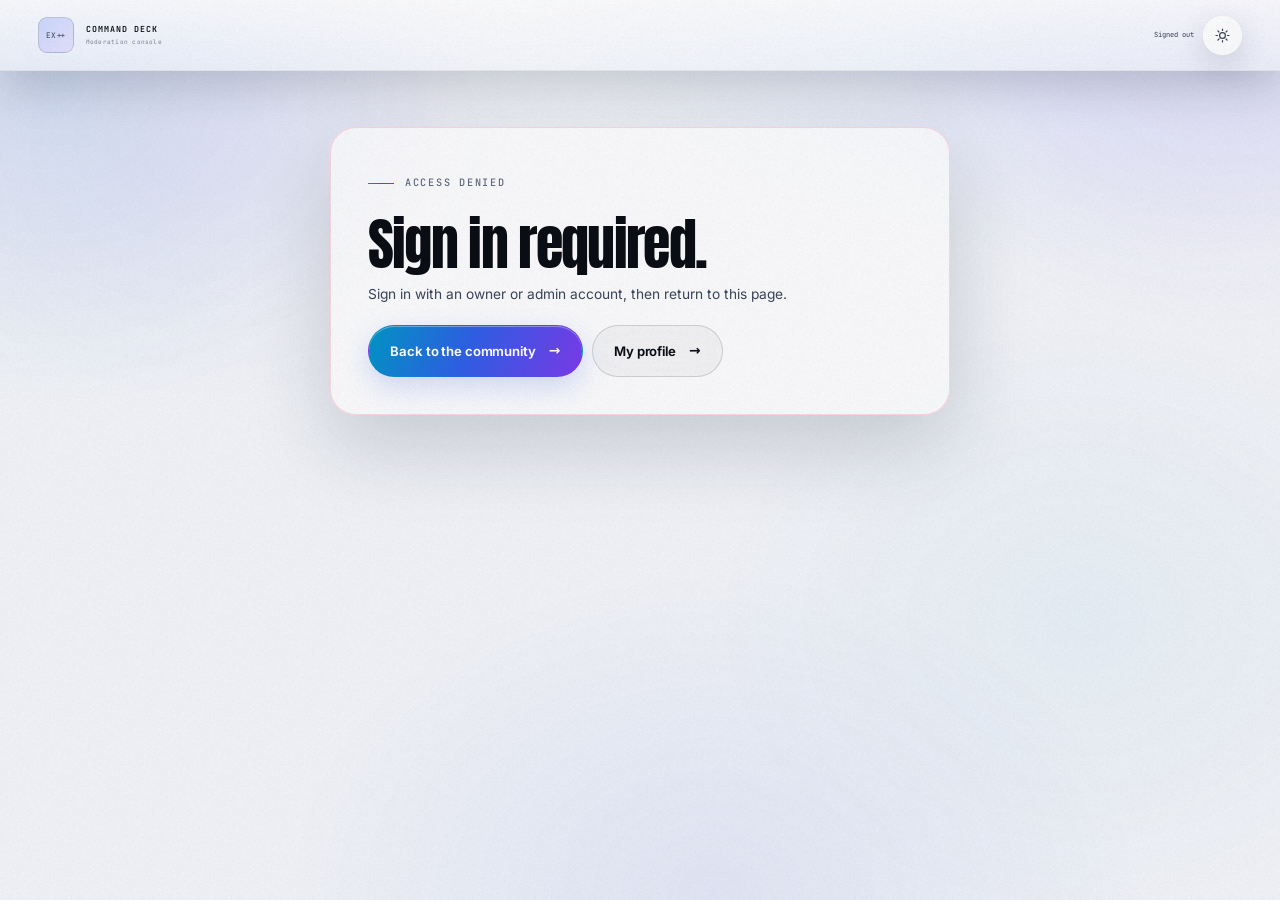
<file: admin.html>
<!DOCTYPE html>
<html lang="en" class="no-js" data-community="supabase">
<head>
  <meta charset="UTF-8">
  <meta name="viewport" content="width=device-width, initial-scale=1.0, viewport-fit=cover">
  <meta name="color-scheme" content="dark light">
  <meta name="theme-color" content="#06070b" id="themeColorMeta">
  <title>Moderation — PROJECT EXTREME++</title>
  <meta name="description" content="Private PROJECT EXTREME++ community moderation dashboard.">
  <meta name="robots" content="noindex, nofollow">
  <link rel="icon" href="./assets/img/favicon.svg" type="image/svg+xml">
  <link rel="preload" href="./assets/fonts/anton-latin.woff2" as="font" type="font/woff2" crossorigin>
  <link rel="preload" href="./assets/fonts/inter-latin-variable.woff2" as="font" type="font/woff2" crossorigin>
  <link rel="preload" href="./assets/fonts/jetbrains-mono-latin-variable.woff2" as="font" type="font/woff2" crossorigin>
  <script>
    (function () {
      var root = document.documentElement;
      root.classList.remove("no-js");
      root.classList.add("js");
      var theme = "dark";
      try {
        var stored = window.localStorage.getItem("extreme_plus_theme");
        if (stored === "light" || stored === "dark") theme = stored;
        else if (window.matchMedia && window.matchMedia("(prefers-color-scheme: light)").matches) theme = "light";
      } catch (error) {}
      root.setAttribute("data-theme", theme);
      root.style.colorScheme = theme;
      var meta = document.getElementById("themeColorMeta");
      if (meta) meta.setAttribute("content", theme === "light" ? "#f3f5fa" : "#06070b");
    })();
  </script>
  <link rel="stylesheet" href="./assets/css/style.css">
  <link rel="stylesheet" href="./assets/css/admin.css">
  <link rel="stylesheet" href="./assets/css/glass-v2.css">
</head>
<body class="admin-page">
  <a class="skip-link" href="#main">Skip to content</a>
  <svg class="liquid-svg-defs" aria-hidden="true" focusable="false">
    <filter id="liquid-refraction" x="-20%" y="-20%" width="140%" height="140%" color-interpolation-filters="sRGB">
      <feTurbulence type="fractalNoise" baseFrequency="0.006 0.012" numOctaves="2" seed="9" result="noise"></feTurbulence>
      <feGaussianBlur in="noise" stdDeviation="1.4" result="softNoise"></feGaussianBlur>
      <feDisplacementMap in="SourceGraphic" in2="softNoise" scale="6" xChannelSelector="R" yChannelSelector="G"></feDisplacementMap>
    </filter>
  </svg>
  <div class="page-grain" aria-hidden="true"></div>

  <header class="admin-header glass-header">
    <div class="container admin-header-inner">
      <a class="admin-brand" href="./" aria-label="PROJECT EXTREME++ home">
        <span class="admin-brand-mark" aria-hidden="true">EX++</span>
        <span class="admin-brand-copy"><strong>COMMAND DECK</strong><small>Moderation console</small></span>
      </a>
      <div class="admin-header-actions">
        <span class="admin-role" id="adminRole" hidden>member</span>
        <span class="admin-user" id="adminUser">Checking access…</span>
        <button class="theme-toggle glass-pill" id="themeToggle" type="button" aria-label="Switch to light mode" aria-pressed="false">
          <svg class="theme-toggle-icon theme-toggle-icon--sun" viewBox="0 0 24 24" fill="none" aria-hidden="true"><circle cx="12" cy="12" r="4.1" stroke="currentColor" stroke-width="1.7"/><path d="M12 2.8v2.1M12 19.1v2.1M2.8 12h2.1M19.1 12h2.1M5.5 5.5 7 7M17 17l1.5 1.5M18.5 5.5 17 7M7 17l-1.5 1.5" stroke="currentColor" stroke-width="1.7" stroke-linecap="round"/></svg>
          <svg class="theme-toggle-icon theme-toggle-icon--moon" viewBox="0 0 24 24" fill="none" aria-hidden="true"><path d="M20.2 15.1A8.3 8.3 0 0 1 8.9 3.8 8.5 8.5 0 1 0 20.2 15.1Z" stroke="currentColor" stroke-width="1.7" stroke-linejoin="round"/></svg>
        </button>
        <button class="button button--ghost admin-signout" id="adminSignOut" type="button" hidden>Sign out</button>
      </div>
    </div>
  </header>

  <main class="admin-main container" id="main" tabindex="-1">
    <div class="admin-state" id="adminLoading">
      <span class="section-kicker">Authorised access only</span>
      <p>Checking your community role…</p>
    </div>

    <div class="admin-state admin-state--error" id="adminDenied" hidden>
      <span class="section-kicker">Access denied</span>
      <h1 id="adminDeniedTitle">Staff access required.</h1>
      <p id="adminDeniedText">Sign in with an owner or admin account to open the moderation console.</p>
      <div class="admin-state-actions">
        <a class="button button--primary" href="./community.html">Back to the community <span class="button-arrow" aria-hidden="true">→</span></a>
        <a class="button button--ghost" href="./profile.html">My profile <span class="button-arrow" aria-hidden="true">→</span></a>
      </div>
    </div>

    <div class="admin-app" id="adminApp" hidden>
      <section class="admin-hero reveal" aria-labelledby="adminTitle">
        <div>
          <span class="section-kicker">Owner / admin surface</span>
          <h1 id="adminTitle">Command <span class="text-gradient">deck.</span></h1>
          <p class="admin-lede">Reports, posting bans, private bug reports, audit history and community health. Bans block posting only — reading and sign-in stay available.</p>
        </div>
        <div class="admin-hero-meta">
          <span>Signed in as <strong id="adminIdentity">staff</strong></span>
          <span class="admin-live"><i aria-hidden="true"></i> Live Supabase moderation</span>
        </div>
      </section>

      <section class="admin-stat-grid" aria-label="Community overview">
        <article class="admin-stat glass-surface"><span data-admin-stat="open_reports">—</span><small>Open reports</small></article>
        <article class="admin-stat glass-surface"><span data-admin-stat="active_bans">—</span><small>Active bans</small></article>
        <article class="admin-stat glass-surface"><span data-admin-stat="open_bugs">—</span><small>Open bugs</small></article>
        <article class="admin-stat glass-surface"><span data-admin-stat="members">—</span><small>Members</small></article>
        <article class="admin-stat glass-surface"><span data-admin-stat="online">—</span><small>Online now</small></article>
        <article class="admin-stat glass-surface"><span data-admin-stat="visits">—</span><small>Visits</small></article>
        <article class="admin-stat glass-surface"><span data-admin-stat="logins">—</span><small>Sign-ins</small></article>
        <article class="admin-stat glass-surface"><span data-admin-stat="reviews">—</span><small>Reviews</small></article>
        <article class="admin-stat glass-surface"><span data-admin-stat="chat">—</span><small>Chat messages</small></article>
      </section>

      <div class="admin-tabs" role="tablist" aria-label="Moderation sections">
        <button class="admin-tab is-active" id="tabOverview" type="button" role="tab" aria-selected="true" aria-controls="panelOverview" data-admin-tab="overview">Overview</button>
        <button class="admin-tab" id="tabReports" type="button" role="tab" aria-selected="false" aria-controls="panelReports" data-admin-tab="reports">Reports</button>
        <button class="admin-tab" id="tabContent" type="button" role="tab" aria-selected="false" aria-controls="panelContent" data-admin-tab="content">Content</button>
        <button class="admin-tab" id="tabBans" type="button" role="tab" aria-selected="false" aria-controls="panelBans" data-admin-tab="bans">Bans</button>
        <button class="admin-tab" id="tabBugs" type="button" role="tab" aria-selected="false" aria-controls="panelBugs" data-admin-tab="bugs">Bug reports</button>
        <button class="admin-tab" id="tabTeam" type="button" role="tab" aria-selected="false" aria-controls="panelTeam" data-admin-tab="team" hidden>Team</button>
        <button class="admin-tab" id="tabSettings" type="button" role="tab" aria-selected="false" aria-controls="panelSettings" data-admin-tab="settings" hidden>Settings</button>
        <button class="admin-tab" id="tabAudit" type="button" role="tab" aria-selected="false" aria-controls="panelAudit" data-admin-tab="audit">Audit log</button>
      </div>

      <section class="admin-panel is-active" id="panelOverview" role="tabpanel" aria-labelledby="tabOverview" data-admin-panel="overview">
        <div class="admin-panel-head">
          <div><span class="section-kicker">Live health</span><h2>Community pulse</h2></div>
          <button class="button button--ghost" id="refreshOverview" type="button">Refresh <span class="button-arrow" aria-hidden="true">↻</span></button>
        </div>
        <div class="admin-overview-grid">
          <article class="admin-card glass-surface">
            <h3>Moderation queue</h3>
            <div class="admin-mini-grid">
              <div><span data-admin-stat="open_reports">—</span><small>Open reports</small></div>
              <div><span data-admin-stat="active_bans">—</span><small>Active bans</small></div>
              <div><span data-admin-stat="open_bugs">—</span><small>Open bug reports</small></div>
            </div>
            <p class="admin-muted">Posting-only bans keep accounts signed in and able to read. Expired bans stop blocking automatically.</p>
          </article>
          <article class="admin-card glass-surface">
            <h3>Public totals</h3>
            <div class="admin-mini-grid">
              <div><span data-admin-stat="members">—</span><small>Members</small></div>
              <div><span data-admin-stat="online">—</span><small>Online now</small></div>
              <div><span data-admin-stat="visits">—</span><small>Visits</small></div>
            </div>
            <p class="admin-muted">Public stats show aggregate counts only. Detailed daily analytics are owner-only.</p>
          </article>
        </div>

        <div class="admin-owner" id="ownerAnalytics" hidden>
          <div class="admin-panel-head">
            <div><span class="section-kicker">Owner analytics</span><h2>Daily activity</h2></div>
            <label class="admin-inline-field">Window
              <select id="ownerDays">
                <option value="7">7 days</option>
                <option value="30" selected>30 days</option>
                <option value="90">90 days</option>
              </select>
            </label>
          </div>
          <div class="admin-chart" id="dailyChart" aria-label="Daily visits, sign-ins, reviews and chat"></div>
          <div class="admin-chart-legend" aria-hidden="true">
            <span><i style="background: var(--blue)"></i> Visits</span>
            <span><i style="background: var(--violet)"></i> Sign-ins</span>
            <span><i style="background: var(--green)"></i> Reviews</span>
            <span><i style="background: #ffaa66"></i> Chat</span>
          </div>
          <div class="admin-overview-grid admin-overview-grid--three">
            <article class="admin-card glass-surface">
              <h3>Providers</h3>
              <div class="admin-list" id="providerList"></div>
            </article>
            <article class="admin-card glass-surface">
              <h3>Top paths</h3>
              <div class="admin-list" id="topPaths"></div>
            </article>
            <article class="admin-card glass-surface">
              <h3>Newest members</h3>
              <div class="admin-list" id="recentMembers"></div>
            </article>
          </div>
          <div class="admin-card glass-surface">
            <h3>Moderation summary</h3>
            <div class="admin-mini-grid" id="ownerModeration"></div>
          </div>
        </div>
      </section>

      <section class="admin-panel" id="panelReports" role="tabpanel" aria-labelledby="tabReports" data-admin-panel="reports" hidden>
        <div class="admin-panel-head">
          <div><span class="section-kicker">Safety queue</span><h2>Open reports</h2></div>
          <button class="button button--ghost" data-admin-refresh="reports" type="button">Refresh <span class="button-arrow" aria-hidden="true">↻</span></button>
        </div>
        <div class="admin-list admin-list--cards" id="reportsList"><p class="admin-muted">Loading reports…</p></div>
      </section>

      <section class="admin-panel" id="panelContent" role="tabpanel" aria-labelledby="tabContent" data-admin-panel="content" hidden>
        <div class="admin-panel-head">
          <div><span class="section-kicker">Published content</span><h2>Reviews and chat</h2></div>
          <button class="button button--ghost" data-admin-refresh="content" type="button">Refresh <span class="button-arrow" aria-hidden="true">↻</span></button>
        </div>
        <div class="admin-overview-grid">
          <article class="admin-card glass-surface">
            <h3>Latest reviews</h3>
            <div class="admin-list" id="contentReviews"></div>
          </article>
          <article class="admin-card glass-surface">
            <h3>Latest chat messages</h3>
            <div class="admin-list" id="contentChat"></div>
          </article>
        </div>
      </section>

      <section class="admin-panel" id="panelBans" role="tabpanel" aria-labelledby="tabBans" data-admin-panel="bans" hidden>
        <div class="admin-panel-head">
          <div><span class="section-kicker">Posting restrictions</span><h2>Bans</h2></div>
          <button class="button button--ghost" data-admin-refresh="bans" type="button">Refresh <span class="button-arrow" aria-hidden="true">↻</span></button>
        </div>
        <form class="admin-form admin-form--inline" id="banForm" novalidate>
          <div class="admin-form-field">
            <label for="banUsername">Username</label>
            <input id="banUsername" name="username" type="text" placeholder="rider_name" autocomplete="off" spellcheck="false" required>
          </div>
          <div class="admin-form-field">
            <label for="banReason">Reason</label>
            <input id="banReason" name="reason" type="text" maxlength="500" placeholder="Spam, harassment, scam link…" required>
          </div>
          <div class="admin-form-field">
            <label for="banExpiry">Expires</label>
            <select id="banExpiry" name="expiry">
              <option value="3600">1 hour</option>
              <option value="86400" selected>1 day</option>
              <option value="604800">7 days</option>
              <option value="2592000">30 days</option>
              <option value="">Permanent</option>
            </select>
          </div>
          <button class="button button--primary" id="banSubmit" type="submit"><span>Apply posting ban</span></button>
        </form>
        <p class="admin-hint">Admins can ban members. Only the owner can ban another admin. The owner account cannot be banned.</p>
        <div class="admin-list admin-list--cards" id="bansList"><p class="admin-muted">Loading bans…</p></div>
      </section>

      <section class="admin-panel" id="panelBugs" role="tabpanel" aria-labelledby="tabBugs" data-admin-panel="bugs" hidden>
        <div class="admin-panel-head">
          <div><span class="section-kicker">Private reports</span><h2>Bug reports</h2></div>
          <button class="button button--ghost" data-admin-refresh="bugs" type="button">Refresh <span class="button-arrow" aria-hidden="true">↻</span></button>
        </div>
        <div class="admin-list admin-list--cards" id="bugsList"><p class="admin-muted">Loading private bug reports…</p></div>
      </section>

      <section class="admin-panel" id="panelTeam" role="tabpanel" aria-labelledby="tabTeam" data-admin-panel="team" hidden>
        <div class="admin-panel-head">
          <div><span class="section-kicker">Owner only</span><h2>Staff team</h2></div>
          <button class="button button--ghost" data-admin-refresh="team" type="button">Refresh <span class="button-arrow" aria-hidden="true">↻</span></button>
        </div>
        <form class="admin-form admin-form--inline" id="teamForm" novalidate>
          <div class="admin-form-field">
            <label for="teamUsername">Add admin by username</label>
            <input id="teamUsername" name="username" type="text" placeholder="rider_name" autocomplete="off" spellcheck="false" required>
          </div>
          <div class="admin-form-field">
            <label for="teamNote">Note <span class="label-optional">optional</span></label>
            <input id="teamNote" name="note" type="text" maxlength="200" placeholder="Why this person has access">
          </div>
          <button class="button button--primary" id="teamSubmit" type="submit"><span>Grant admin</span></button>
        </form>
        <p class="admin-hint">Only the owner can add or remove admins. Admins can moderate content, bans, reports and private bug reports.</p>
        <div class="admin-list admin-list--cards" id="teamList"><p class="admin-muted">Loading team…</p></div>
      </section>

      <section class="admin-panel" id="panelSettings" role="tabpanel" aria-labelledby="tabSettings" data-admin-panel="settings" hidden>
        <div class="admin-panel-head">
          <div><span class="section-kicker">Owner only</span><h2>Slow mode and limits</h2></div>
          <button class="button button--ghost" data-admin-refresh="settings" type="button">Refresh <span class="button-arrow" aria-hidden="true">↻</span></button>
        </div>
        <form class="admin-form" id="settingsForm" novalidate>
          <div class="admin-form-grid">
            <div class="admin-form-field">
              <label for="settingChatSlow">Chat slow mode (seconds)</label>
              <input id="settingChatSlow" name="chat_slow_seconds" type="number" min="1" max="3600" step="1" required>
            </div>
            <div class="admin-form-field">
              <label for="settingChatHourly">Chat messages per hour</label>
              <input id="settingChatHourly" name="chat_hourly_limit" type="number" min="1" max="1000" step="1" required>
            </div>
            <div class="admin-form-field">
              <label for="settingReviews">Reviews per 24 hours</label>
              <input id="settingReviews" name="reviews_per_day" type="number" min="0" max="100" step="1" required>
            </div>
            <div class="admin-form-field">
              <label for="settingBugs">Bug reports per 24 hours</label>
              <input id="settingBugs" name="bugs_per_day" type="number" min="0" max="100" step="1" required>
            </div>
            <div class="admin-form-field">
              <label for="settingReports">Reports per 24 hours</label>
              <input id="settingReports" name="reports_per_day" type="number" min="0" max="100" step="1" required>
            </div>
          </div>
          <p class="form-status" id="settingsStatus" hidden></p>
          <button class="button button--primary" id="settingsSubmit" type="submit"><span>Save settings</span></button>
        </form>
        <p class="admin-hint">Changes apply immediately. Slow mode is enforced server-side in the database; clearing it is not possible without an owner action.</p>
      </section>

      <section class="admin-panel" id="panelAudit" role="tabpanel" aria-labelledby="tabAudit" data-admin-panel="audit" hidden>
        <div class="admin-panel-head">
          <div><span class="section-kicker">Accountability</span><h2>Recent actions</h2></div>
          <button class="button button--ghost" data-admin-refresh="audit" type="button">Refresh <span class="button-arrow" aria-hidden="true">↻</span></button>
        </div>
        <div class="admin-list admin-list--cards" id="auditList"><p class="admin-muted">Loading audit log…</p></div>
      </section>
    </div>
  </main>

  <div class="toast" id="toast" role="status" aria-live="polite"></div>

  <script src="./assets/js/config.js" defer></script>
  <script src="./assets/js/community-client.js" defer></script>
  <script src="./assets/js/admin.js" defer></script>
</body>
</html>
</file>
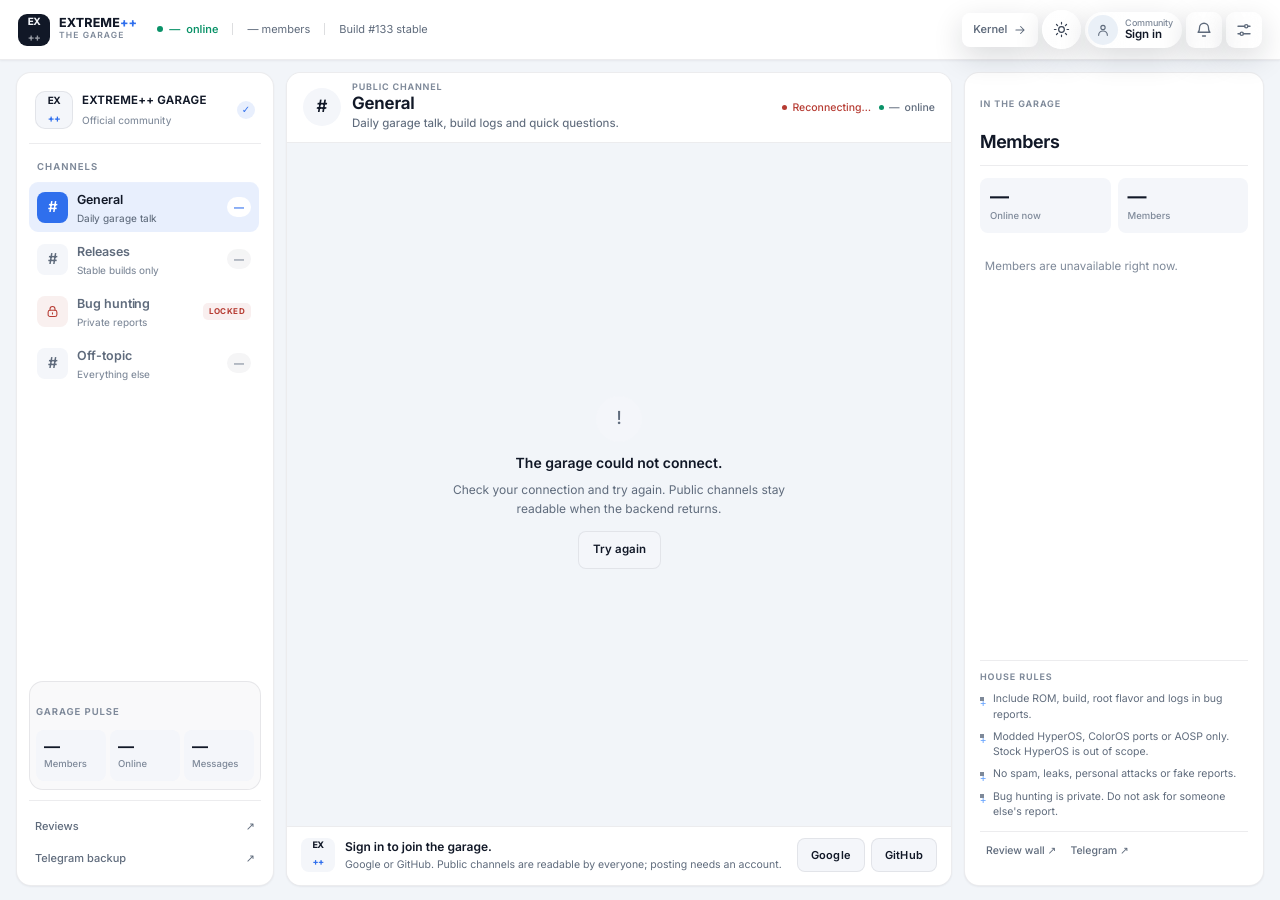
<file: community.html>
<!DOCTYPE html>
<html lang="en" class="no-js" data-community="supabase">
<head>
  <meta charset="UTF-8">
  <meta name="viewport" content="width=device-width, initial-scale=1.0, viewport-fit=cover">
  <meta name="color-scheme" content="dark light">
  <meta name="theme-color" content="#0b0d11" id="themeColorMeta">
  <title>The Garage — EXTREME++ Community</title>
  <meta name="description" content="The official EXTREME++ garage. Public chat for builds, releases and off-topic talk, plus a private bug desk visible only to you and the maintainer.">
  <meta name="robots" content="index, follow">
  <link rel="canonical" href="https://pandeyji-9.github.io/Extreme-plus-Web/community.html">
  <meta property="og:type" content="website">
  <meta property="og:site_name" content="PROJECT EXTREME++">
  <meta property="og:url" content="https://pandeyji-9.github.io/Extreme-plus-Web/community.html">
  <meta property="og:title" content="The Garage — EXTREME++ Community">
  <meta property="og:description" content="Four channels, one garage. Public build talk, stable release notes, off-topic banter and a private bug desk.">
  <meta property="og:image" content="https://pandeyji-9.github.io/Extreme-plus-Web/assets/img/og-image.png">
  <meta name="twitter:card" content="summary_large_image">
  <meta name="twitter:title" content="The Garage — EXTREME++ Community">
  <meta name="twitter:description" content="Public build talk, stable release notes, off-topic banter and a private bug desk.">
  <meta name="twitter:image" content="https://pandeyji-9.github.io/Extreme-plus-Web/assets/img/og-image.png">
  <link rel="icon" href="./assets/img/favicon.svg" type="image/svg+xml">
  <link rel="apple-touch-icon" href="./assets/img/app-icon-180.png">
  <link rel="manifest" href="./site.webmanifest">
  <link rel="preload" href="./assets/fonts/anton-latin.woff2" as="font" type="font/woff2" crossorigin>
  <link rel="preload" href="./assets/fonts/inter-latin-variable.woff2" as="font" type="font/woff2" crossorigin>
  <link rel="preload" href="./assets/fonts/jetbrains-mono-latin-variable.woff2" as="font" type="font/woff2" crossorigin>
  <script>
    (function () {
      var root = document.documentElement;
      root.classList.remove("no-js");
      root.classList.add("js");
      var theme = "dark";
      try {
        var stored = window.localStorage.getItem("extreme_plus_theme");
        if (stored === "light" || stored === "dark") theme = stored;
        else if (window.matchMedia && window.matchMedia("(prefers-color-scheme: light)").matches) theme = "light";
      } catch (error) {}
      root.setAttribute("data-theme", theme);
      root.style.colorScheme = theme;
      var meta = document.getElementById("themeColorMeta");
      if (meta) meta.setAttribute("content", theme === "light" ? "#f2f5f9" : "#0b0d11");
    })();
  </script>
  <link rel="stylesheet" href="./assets/css/style.css">
  <link rel="stylesheet" href="./assets/css/liquid-glass.css">
  <link rel="stylesheet" href="./assets/css/community.css">
  <link rel="stylesheet" href="./assets/css/glass-v2.css">
  <link rel="stylesheet" href="./assets/css/community-chat.css">
</head>
<body class="community-page">
  <a class="skip-link" href="#main">Skip to content</a>
  <svg class="liquid-svg-defs" aria-hidden="true" focusable="false">
    <filter id="liquid-refraction" x="-20%" y="-20%" width="140%" height="140%" color-interpolation-filters="sRGB">
      <feTurbulence type="fractalNoise" baseFrequency="0.006 0.012" numOctaves="2" seed="9" result="noise"></feTurbulence>
      <feGaussianBlur in="noise" stdDeviation="1.4" result="softNoise"></feGaussianBlur>
      <feDisplacementMap in="SourceGraphic" in2="softNoise" scale="6" xChannelSelector="R" yChannelSelector="G"></feDisplacementMap>
    </filter>
  </svg>
  <div class="page-grain" aria-hidden="true"></div>

  <div class="community-ambient" aria-hidden="true">
    <span class="community-orb community-orb--cyan"></span>
    <span class="community-orb community-orb--blue"></span>
    <span class="community-orb community-orb--violet"></span>
    <span class="community-grid"></span>
  </div>

  <header class="community-header glass-header">
    <div class="community-header-inner">
      <a class="community-brand" href="./" aria-label="PROJECT EXTREME++ home">
        <span class="community-brand-mark" aria-hidden="true">EX<span>++</span></span>
        <span class="community-brand-copy">
          <strong>EXTREME<span>++</span></strong>
          <small>THE GARAGE</small>
        </span>
      </a>

      <div class="community-header-center" aria-label="Community activity">
        <span class="community-live"><i aria-hidden="true"></i> <span data-online-count>—</span> online</span>
        <span class="community-header-divider" aria-hidden="true"></span>
        <span><span data-member-count>—</span> members</span>
        <span class="community-header-divider" aria-hidden="true"></span>
        <span class="community-header-build">Build #133 stable</span>
      </div>

      <div class="community-header-actions">
        <a class="community-kernel-link glass-pill" href="./">
          <span>Kernel</span>
          <svg width="14" height="14" viewBox="0 0 24 24" fill="none" aria-hidden="true"><path d="M5 12h14M13 6l6 6-6 6" stroke="currentColor" stroke-width="1.8" stroke-linecap="round" stroke-linejoin="round"/></svg>
        </a>
        <button class="theme-toggle glass-pill" id="themeToggle" type="button" aria-label="Switch to light mode" aria-pressed="false" title="Switch to light mode">
          <svg class="theme-toggle-icon theme-toggle-icon--sun" viewBox="0 0 24 24" fill="none" aria-hidden="true"><circle cx="12" cy="12" r="4" stroke="currentColor" stroke-width="1.7"/><path d="M12 2v2.2M12 19.8V22M2 12h2.2M19.8 12H22M4.9 4.9l1.6 1.6M17.5 17.5l1.6 1.6M19.1 4.9l-1.6 1.6M6.5 17.5l-1.6 1.6" stroke="currentColor" stroke-width="1.7" stroke-linecap="round"/></svg>
          <svg class="theme-toggle-icon theme-toggle-icon--moon" viewBox="0 0 24 24" fill="none" aria-hidden="true"><path d="M20.2 15.1A8.3 8.3 0 0 1 8.9 3.8 8.5 8.5 0 1 0 20.2 15.1Z" stroke="currentColor" stroke-width="1.7" stroke-linejoin="round"/></svg>
        </button>
        <button class="community-account glass-pill" id="communityAccount" type="button" data-community-auth>
          <span class="community-account-avatar" data-community-avatar aria-hidden="true">
            <svg viewBox="0 0 24 24" fill="none"><circle cx="12" cy="8.2" r="3.2" stroke="currentColor" stroke-width="1.7"/><path d="M5.5 20a6.5 6.5 0 0 1 13 0" stroke="currentColor" stroke-width="1.7" stroke-linecap="round"/></svg>
          </span>
          <span class="community-account-copy">
            <small data-community-account-hint>Community</small>
            <strong data-community-account-label>Sign in</strong>
          </span>
        </button>
        <button class="community-icon-btn community-notify-btn glass-pill" id="communityNotificationsBtn" type="button" aria-label="Notifications" title="Notifications">
          <svg viewBox="0 0 24 24" fill="none" aria-hidden="true"><path d="M18 9a6 6 0 1 0-12 0c0 4.8-2 6-2 6h16s-2-1.2-2-6M10 20h4" stroke="currentColor" stroke-width="1.7" stroke-linecap="round" stroke-linejoin="round"/></svg>
          <span class="notify-badge" id="communityNotificationCount" hidden>0</span>
        </button>
        <button class="community-icon-btn glass-pill" id="communitySettingsBtn" type="button" data-open-settings aria-label="Open settings" title="Settings">
          <svg viewBox="0 0 24 24" fill="none" aria-hidden="true"><path d="M4 7h9M17 7h3M4 17h3M11 17h9" stroke="currentColor" stroke-width="1.8" stroke-linecap="round"/><circle cx="15" cy="7" r="2.2" stroke="currentColor" stroke-width="1.7"/><circle cx="9" cy="17" r="2.2" stroke="currentColor" stroke-width="1.7"/></svg>
        </button>
        <button class="community-icon-btn community-members-toggle glass-pill" id="communityMembersToggle" type="button" aria-label="Open members and rules" aria-expanded="false" aria-controls="membersPanel">
          <svg viewBox="0 0 24 24" fill="none" aria-hidden="true"><circle cx="9" cy="8" r="3.2" stroke="currentColor" stroke-width="1.7"/><path d="M3.5 19a5.5 5.5 0 0 1 11 0M16 5.5a3.2 3.2 0 0 1 0 6.2M17 14.5a5.5 5.5 0 0 1 3.5 4.5" stroke="currentColor" stroke-width="1.7" stroke-linecap="round"/></svg>
        </button>
      </div>
    </div>
  </header>

  <div class="community-mobile-tabs" role="tablist" aria-label="Community channels">
    <button class="community-mobile-tab glass-pill is-active" type="button" role="tab" aria-selected="true" aria-controls="communityStage" data-channel-link="general"><span aria-hidden="true">#</span> General</button>
    <button class="community-mobile-tab glass-pill" type="button" role="tab" aria-selected="false" aria-controls="communityStage" data-channel-link="releases"><span aria-hidden="true">#</span> Releases</button>
    <button class="community-mobile-tab glass-pill community-mobile-tab--private" type="button" role="tab" aria-selected="false" aria-controls="communityStage" data-channel-link="bugs"><span class="community-mobile-tab-icon" aria-hidden="true"><svg viewBox="0 0 24 24" fill="none"><rect x="5" y="10" width="14" height="10" rx="3" stroke="currentColor" stroke-width="1.8"/><path d="M8 10V8a4 4 0 0 1 8 0v2M12 14v2" stroke="currentColor" stroke-width="1.8" stroke-linecap="round"/></svg></span> Bug hunting</button>
    <button class="community-mobile-tab glass-pill" type="button" role="tab" aria-selected="false" aria-controls="communityStage" data-channel-link="off-topic"><span aria-hidden="true">#</span> Off-topic</button>
  </div>

  <main class="community-shell" id="main" tabindex="-1">
    <aside class="community-rail liquid-glass glass-surface" aria-label="Community channels">
      <div class="rail-server">
        <span class="rail-server-icon" aria-hidden="true">EX<span>++</span></span>
        <span class="rail-server-copy">
          <strong>EXTREME++ GARAGE</strong>
          <small>Official community</small>
        </span>
        <span class="rail-verified" aria-label="Official">✓</span>
      </div>

      <span class="rail-label">CHANNELS</span>
      <nav class="rail-channels" aria-label="Chat channels">
        <button class="rail-channel is-active" type="button" data-channel-link="general" aria-current="page">
          <span class="rail-channel-icon" aria-hidden="true">#</span>
          <span class="rail-channel-copy"><strong>General</strong><small>Daily garage talk</small></span>
          <span class="rail-channel-count" data-channel-count="general">—</span>
        </button>
        <button class="rail-channel" type="button" data-channel-link="releases">
          <span class="rail-channel-icon" aria-hidden="true">#</span>
          <span class="rail-channel-copy"><strong>Releases</strong><small>Stable builds only</small></span>
          <span class="rail-channel-count" data-channel-count="releases">—</span>
        </button>
        <button class="rail-channel rail-channel--private" type="button" data-channel-link="bugs">
          <span class="rail-channel-icon" aria-hidden="true">
            <svg viewBox="0 0 24 24" fill="none"><rect x="5" y="10" width="14" height="10" rx="3" stroke="currentColor" stroke-width="1.7"/><path d="M8 10V8a4 4 0 0 1 8 0v2M12 14v2" stroke="currentColor" stroke-width="1.7" stroke-linecap="round"/></svg>
          </span>
          <span class="rail-channel-copy"><strong>Bug hunting</strong><small>Private reports</small></span>
          <span class="rail-lock">LOCKED</span>
        </button>
        <button class="rail-channel" type="button" data-channel-link="off-topic">
          <span class="rail-channel-icon" aria-hidden="true">#</span>
          <span class="rail-channel-copy"><strong>Off-topic</strong><small>Everything else</small></span>
          <span class="rail-channel-count" data-channel-count="off-topic">—</span>
        </button>
      </nav>

      <div class="rail-pulse">
        <span class="rail-pulse-label">GARAGE PULSE</span>
        <div class="rail-pulse-grid">
          <div><span data-stat="members">—</span><small>Members</small></div>
          <div><span data-stat="online">—</span><small>Online</small></div>
          <div><span data-stat="chat">—</span><small>Messages</small></div>
        </div>
      </div>

      <div class="rail-footer">
        <a class="rail-link" href="./#reviews">Reviews <span aria-hidden="true">↗</span></a>
        <a class="rail-link" href="https://t.me/Extremeplus_Support" target="_blank" rel="noopener noreferrer">Telegram backup <span aria-hidden="true">↗</span></a>
        <a class="rail-link" href="./profile.html" data-community-profile hidden>My profile <span aria-hidden="true">→</span></a>
      </div>
    </aside>

    <section class="community-stage" id="communityStage" role="tabpanel" aria-labelledby="channelTitle" tabindex="-1">
      <section class="community-chat-panel liquid-glass glass-surface" id="chatPanel" aria-label="Channel chat">
        <header class="channel-header">
          <div class="channel-header-main">
            <span class="channel-hash" id="channelHash" aria-hidden="true">#</span>
            <div class="channel-title-copy">
              <span class="channel-kicker" id="channelKicker">PUBLIC CHANNEL</span>
              <h1 id="channelTitle">General</h1>
              <p id="channelTopic">Daily garage talk, build logs and quick questions.</p>
            </div>
          </div>
          <div class="channel-header-meta">
            <span class="channel-status" id="chatStatus">Connecting…</span>
            <span class="channel-online"><i aria-hidden="true"></i> <span data-online-count>—</span> online</span>
            <button class="channel-members-btn release-announce-btn" id="releaseAnnounceBtn" type="button" title="Announce a stable release" hidden>
              <svg viewBox="0 0 24 24" fill="none" aria-hidden="true"><path d="M4 13V9a1 1 0 0 1 1-1h3l6-4v14l-6-4H5a1 1 0 0 1-1-1ZM17 8a5 5 0 0 1 0 8" stroke="currentColor" stroke-width="1.7" stroke-linecap="round" stroke-linejoin="round"/></svg>
              <span>Announce</span>
            </button>
            <button class="channel-members-btn" type="button" data-members-toggle aria-expanded="false" aria-controls="membersPanel">
              <svg viewBox="0 0 24 24" fill="none" aria-hidden="true"><circle cx="9" cy="8" r="3.1" stroke="currentColor" stroke-width="1.7"/><path d="M3.5 19a5.5 5.5 0 0 1 11 0M16 5.5a3.2 3.2 0 0 1 0 6.2M17 14.5a5.5 5.5 0 0 1 3.5 4.5" stroke="currentColor" stroke-width="1.7" stroke-linecap="round"/></svg>
              <span>Members</span>
            </button>
          </div>
        </header>

        <div class="channel-pinned" id="channelPinned" hidden>
          <span class="pinned-icon" aria-hidden="true">
            <svg viewBox="0 0 24 24" fill="none"><path d="m9 4 6 6-2 2 3 3-1 1-3-3-2 2-6-6 5-5Z" stroke="currentColor" stroke-width="1.6" stroke-linejoin="round"/><path d="m8 16-3 3" stroke="currentColor" stroke-width="1.6" stroke-linecap="round"/></svg>
          </span>
          <span class="pinned-copy">
            <small id="pinnedLabel">PINNED · LATEST STABLE</small>
            <strong id="pinnedTitle">Build #133 — Official Stable</strong>
            <span id="pinnedText">Only stable, matching ROM/root builds are listed. Prereleases stay out of the garage.</span>
          </span>
          <a class="pinned-link" id="pinnedLink" href="https://github.com/PandeyJI-9/Extreme-PLUS-kernel-munch/releases/latest" target="_blank" rel="noopener noreferrer">Download <span aria-hidden="true">↗</span></a>
        </div>

        <span class="sr-only" id="chatAnnouncements" role="status" aria-live="polite"></span>
        <div class="chat-scroll" id="chatBody" aria-busy="true">
          <div class="chat-loading" aria-hidden="true">
            <span class="skeleton-line skeleton-line--short"></span>
            <span class="skeleton-line"></span>
            <span class="skeleton-line skeleton-line--medium"></span>
          </div>
        </div>

        <button class="chat-jump-latest" id="chatJumpLatest" type="button" aria-label="Jump to latest message" title="Jump to latest message" hidden>
          <svg viewBox="0 0 24 24" fill="none" aria-hidden="true"><path d="M12 5v14M6 13l6 6 6-6" stroke="currentColor" stroke-width="1.8" stroke-linecap="round" stroke-linejoin="round"/></svg>
          <span class="chat-jump-count" id="chatJumpCount" hidden>0</span>
        </button>

        <div class="garage-auth-gate" id="chatAuthGate" hidden>
          <div class="auth-gate-card">
            <span class="auth-gate-mark" aria-hidden="true">EX<span>++</span></span>
            <div class="auth-gate-copy">
              <strong>Sign in to join the garage.</strong>
              <p>Google or GitHub. Public channels are readable by everyone; posting needs an account.</p>
            </div>
            <div class="auth-gate-actions">
              <button class="auth-chip auth-chip--google" type="button" data-oauth-provider="google">Google</button>
              <button class="auth-chip auth-chip--github" type="button" data-oauth-provider="github">GitHub</button>
            </div>
          </div>
        </div>

        <form class="chat-composer" id="chatForm" novalidate hidden>
          <div class="composer-reply" id="composerReply" hidden>
            <span class="composer-reply-mark" aria-hidden="true">↩</span>
            <span class="composer-reply-copy">
              <small>Replying to <strong id="composerReplyAuthor">Rider</strong></small>
              <span id="composerReplyText"></span>
            </span>
            <button class="composer-reply-cancel" id="composerReplyCancel" type="button" aria-label="Cancel reply">×</button>
          </div>
          <div class="composer-attachment" id="composerAttachment" hidden>
            <span class="composer-attachment-thumb" id="composerAttachmentThumb" aria-hidden="true"></span>
            <span class="composer-attachment-copy">
              <strong id="composerAttachmentName">Attachment</strong>
              <small id="composerAttachmentMeta">2 MB max</small>
            </span>
            <button class="composer-reply-cancel" id="composerAttachmentRemove" type="button" aria-label="Remove attachment">×</button>
          </div>
          <div class="composer-shell">
            <div class="composer-tools">
              <button class="composer-attach" id="composerPhoto" type="button" aria-label="Attach a photo or video" title="Photo or video">
                <svg viewBox="0 0 24 24" fill="none" aria-hidden="true"><rect x="3.5" y="4.5" width="17" height="15" rx="3" stroke="currentColor" stroke-width="1.7"/><circle cx="9" cy="10" r="1.6" stroke="currentColor" stroke-width="1.5"/><path d="m5.5 17 4.2-4.2a2 2 0 0 1 2.8 0l1.5 1.5 1.3-1.3a2 2 0 0 1 2.8 0l1.9 1.9" stroke="currentColor" stroke-width="1.7" stroke-linecap="round" stroke-linejoin="round"/></svg>
              </button>
              <button class="composer-attach" id="composerFile" type="button" aria-label="Attach a file up to 2 MB" title="File, max 2 MB">
                <svg viewBox="0 0 24 24" fill="none" aria-hidden="true"><path d="m20 11.5-7.8 7.8a5 5 0 0 1-7.1-7.1l8.2-8.2a3.4 3.4 0 0 1 4.8 4.8l-8.2 8.2a1.8 1.8 0 0 1-2.6-2.6l7.5-7.5" stroke="currentColor" stroke-width="1.7" stroke-linecap="round" stroke-linejoin="round"/></svg>
              </button>
            </div>
            <label class="sr-only" for="chatInput">Write a message to this channel</label>
            <textarea id="chatInput" name="message" rows="1" maxlength="500" placeholder="Write to #General…" aria-describedby="composerHint"></textarea>
            <button class="composer-send" id="chatSend" type="submit" aria-label="Send message" title="Send message (Enter)" aria-keyshortcuts="Enter">
              <span>Send</span>
              <svg width="16" height="16" viewBox="0 0 24 24" fill="none" aria-hidden="true"><path d="m4 12 16-7-7 16-2.5-6.5L4 12Z" stroke="currentColor" stroke-width="1.7" stroke-linejoin="round"/></svg>
            </button>
          </div>
          <div class="composer-foot">
            <span class="composer-hint" id="composerHint"><span id="chatCharCount">0</span> / 500<span class="composer-hint-extra"> · Photo, video or file · 2 MB max</span><span class="composer-hint-keys"> · Enter to send · Shift+Enter for a new line</span></span>
          </div>
          <input id="composerFileInput" type="file" accept="*/*" hidden>
          <p class="composer-note" id="chatSlowNote">Public messages. Be useful, be honest, be kind.</p>
        </form>
      </section>

      <section class="bug-desk" id="bugDesk" aria-label="Private bug desk" hidden>
        <header class="bug-desk-hero liquid-glass glass-surface">
          <span class="bug-desk-lock" aria-hidden="true">
            <svg viewBox="0 0 24 24" fill="none"><rect x="5" y="10" width="14" height="10" rx="3" stroke="currentColor" stroke-width="1.7"/><path d="M8 10V8a4 4 0 0 1 8 0v2M12 14v2" stroke="currentColor" stroke-width="1.7" stroke-linecap="round"/></svg>
          </span>
          <div class="bug-desk-copy">
            <span class="section-kicker">Private channel</span>
            <h1>Bug hunting</h1>
            <p>No public messages here. Your report is visible only to you and the maintainer. Staff can read it in the moderation console.</p>
          </div>
          <button class="button button--primary" type="button" data-open-bug>Submit private report <span class="button-arrow" aria-hidden="true">→</span></button>
        </header>

        <div class="bug-desk-gate liquid-glass glass-surface" id="bugDeskGate" hidden>
          <div>
            <strong>Sign in to open your private bug desk.</strong>
            <p>Reports include ROM, build, root flavor and logs. Nobody else in the community can read them.</p>
          </div>
          <div class="auth-gate-actions">
            <button class="auth-chip auth-chip--google" type="button" data-oauth-provider="google">Google</button>
            <button class="auth-chip auth-chip--github" type="button" data-oauth-provider="github">GitHub</button>
          </div>
        </div>

        <div class="bug-desk-list" id="bugDeskList" aria-busy="false"></div>
        <p class="bug-desk-note">Bug reports never appear in public channels. Only aggregate counts are public.</p>
      </section>
    </section>

    <aside class="community-members liquid-glass glass-surface" id="membersPanel" aria-label="Members and house rules">
      <div class="members-head">
        <div>
          <span class="section-kicker">In the garage</span>
          <h2>Members</h2>
        </div>
        <button class="members-close" type="button" data-members-close aria-label="Close members panel">
          <svg width="18" height="18" viewBox="0 0 24 24" fill="none" aria-hidden="true"><path d="m6 6 12 12M18 6 6 18" stroke="currentColor" stroke-width="1.8" stroke-linecap="round"/></svg>
        </button>
      </div>
      <div class="members-pulse">
        <div><span data-stat="online">—</span><small>Online now</small></div>
        <div><span data-stat="members">—</span><small>Members</small></div>
      </div>
      <div class="members-list" id="membersList" aria-label="Community members">
        <p class="members-empty">Loading riders…</p>
      </div>
      <div class="members-rules">
        <span class="section-kicker">House rules</span>
        <ul>
          <li>Include ROM, build, root flavor and logs in bug reports.</li>
          <li>Modded HyperOS, ColorOS ports or AOSP only. Stock HyperOS is out of scope.</li>
          <li>No spam, leaks, personal attacks or fake reports.</li>
          <li>Bug hunting is private. Do not ask for someone else's report.</li>
        </ul>
      </div>
      <div class="members-links">
        <a href="./#reviews">Review wall <span aria-hidden="true">↗</span></a>
        <a href="https://t.me/Extremeplus_Support" target="_blank" rel="noopener noreferrer">Telegram <span aria-hidden="true">↗</span></a>
        <a href="./admin.html" data-community-admin hidden>Moderation console <span aria-hidden="true">↗</span></a>
      </div>
    </aside>
  </main>

  <div class="members-scrim" id="membersScrim" hidden></div>

  <dialog class="review-dialog community-dialog" id="communityAuthDialog" aria-labelledby="communityAuthTitle">
    <div class="review-dialog-shell glass-surface">
      <button class="dialog-close" id="communityAuthClose" type="button" aria-label="Close sign-in dialog">
        <svg width="18" height="18" viewBox="0 0 24 24" fill="none" aria-hidden="true"><path d="m6 6 12 12M18 6 6 18" stroke="currentColor" stroke-width="1.8" stroke-linecap="round"/></svg>
      </button>
      <span class="section-kicker">Community access</span>
      <h2 id="communityAuthTitle">Join the <span class="text-gradient">garage.</span></h2>
      <p class="dialog-lede">Use Google or GitHub to post in public channels and open your private bug desk. We only receive your public profile name, avatar and email.</p>

      <div class="community-auth-providers" data-community-signed-out>
        <button class="auth-provider auth-provider--google" type="button" data-oauth-provider="google">
          <span class="auth-provider-icon" aria-hidden="true">
            <svg viewBox="0 0 24 24"><path fill="#4285F4" d="M21.6 12.2c0-.7-.1-1.4-.2-2.1H12v4h5.4a4.6 4.6 0 0 1-2 3v2.5h3.2c1.9-1.8 3-4.3 3-7.4Z"/><path fill="#34A853" d="M12 22c2.7 0 5-0.9 6.6-2.4l-3.2-2.5c-.9.6-2 .9-3.4.9-2.6 0-4.8-1.8-5.6-4.1H3.1v2.6A10 10 0 0 0 12 22Z"/><path fill="#FBBC05" d="M6.4 13.9a6 6 0 0 1 0-3.8V7.5H3.1a10 10 0 0 0 0 9l3.3-2.6Z"/><path fill="#EA4335" d="M12 5.9c1.5 0 2.8.5 3.8 1.5l2.9-2.9A10 10 0 0 0 3.1 7.5l3.3 2.6C7.2 7.8 9.4 5.9 12 5.9Z"/></svg>
          </span>
          <span class="auth-provider-copy"><strong>Continue with Google</strong><small>Public profile only</small></span>
          <span class="auth-provider-arrow" aria-hidden="true">→</span>
        </button>
        <button class="auth-provider auth-provider--github" type="button" data-oauth-provider="github">
          <span class="auth-provider-icon" aria-hidden="true">
            <svg viewBox="0 0 24 24" fill="currentColor"><path d="M12 .9a11.1 11.1 0 0 0-3.5 21.6c.6.1.8-.2.8-.5v-2c-3.2.7-3.8-1.4-3.8-1.4-.5-1.3-1.3-1.6-1.3-1.6-1-.7.1-.7.1-.7 1.1.1 1.7 1.1 1.7 1.1 1 1.8 2.7 1.3 3.3 1 .1-.8.4-1.3.7-1.6-2.6-.3-5.3-1.3-5.3-5.7 0-1.3.4-2.3 1.1-3.1-.1-.3-.5-1.5.1-3.1 0 0 1-.3 3.1 1.2a10.8 10.8 0 0 1 5.7 0c2.2-1.5 3.1-1.2 3.1-1.2.6 1.6.2 2.8.1 3.1.7.8 1.1 1.8 1.1 3.1 0 4.4-2.7 5.4-5.3 5.7.4.4.8 1.1.8 2.2v3.2c0 .3.2.6.8.5A11.1 11.1 0 0 0 12 .9Z"/></svg>
          </span>
          <span class="auth-provider-copy"><strong>Continue with GitHub</strong><small>Public profile only</small></span>
          <span class="auth-provider-arrow" aria-hidden="true">→</span>
        </button>
      </div>

      <div class="community-auth-profile" data-community-signed-in hidden>
        <span class="community-auth-avatar" data-community-avatar aria-hidden="true"></span>
        <span class="community-auth-copy">
          <strong data-community-name>Signed in</strong>
          <small data-community-email></small>
          <span class="auth-provider-badge" data-community-provider></span>
        </span>
      </div>

      <div class="community-auth-actions" data-community-signed-in hidden>
        <a class="button button--primary button--full" href="./profile.html" data-community-profile>Open my profile <span class="button-arrow" aria-hidden="true">→</span></a>
        <a class="button button--ghost button--full" href="./admin.html" data-community-admin hidden>Moderation console <span class="button-arrow" aria-hidden="true">↗</span></a>
        <button class="button button--ghost button--full" id="communitySignOut" type="button">Sign out</button>
      </div>

      <p class="form-note">Same email on Google and GitHub? Supabase links both identities to one community account. That is expected and keeps your profile, posts and roles together.</p>
    </div>
  </dialog>

  <dialog class="review-dialog bug-dialog community-dialog" id="bugDialog" aria-labelledby="bugDialogTitle">
    <div class="review-dialog-shell glass-surface">
      <button class="dialog-close" id="bugDialogClose" type="button" aria-label="Close bug report form">
        <svg width="18" height="18" viewBox="0 0 24 24" fill="none" aria-hidden="true"><path d="m6 6 12 12M18 6 6 18" stroke="currentColor" stroke-width="1.8" stroke-linecap="round"/></svg>
      </button>
      <span class="section-kicker">Private bug report</span>
      <h2 id="bugDialogTitle">Send it<br><span class="text-gradient">to the garage.</span></h2>
      <p class="dialog-lede">This goes straight to the developer. Nobody else in the community can read it. Include enough detail to reproduce the issue.</p>

      <div class="community-auth-profile community-auth-profile--compact" data-community-signed-in hidden>
        <span class="community-auth-avatar" data-community-avatar aria-hidden="true"></span>
        <span class="community-auth-copy">
          <strong data-community-name>Signed in</strong>
          <small>Private report author</small>
        </span>
      </div>

      <form class="review-form" id="bugForm" novalidate>
        <div class="form-field">
          <label for="bugTitle">Short title</label>
          <input id="bugTitle" name="title" type="text" minlength="8" maxlength="120" placeholder="e.g. Wi-Fi drops after deep sleep" required>
        </div>

        <div class="form-row">
          <div class="form-field">
            <label for="bugDevice">Device</label>
            <select id="bugDevice" name="device">
              <option>POCO F4 (munch)</option>
              <option>Redmi K40S (munch-in)</option>
            </select>
          </div>
          <div class="form-field">
            <label for="bugRom">ROM</label>
            <input id="bugRom" name="rom" type="text" maxlength="80" placeholder="Modded HyperOS 2.0 / ColorOS port / LineageOS 22" required>
          </div>
        </div>

        <div class="form-row">
          <div class="form-field">
            <label for="bugRoot">Root flavor</label>
            <select id="bugRoot" name="root">
              <option>KowSU + SuSFS</option>
              <option>Clean KernelSU</option>
              <option>No Root</option>
            </select>
          </div>
          <div class="form-field">
            <label for="bugBuild">Build</label>
            <input id="bugBuild" name="build" type="text" maxlength="32" placeholder="Build #133" value="Latest stable">
          </div>
        </div>

        <div class="form-field">
          <label for="bugDescription">What happened?</label>
          <textarea id="bugDescription" name="description" rows="5" minlength="30" maxlength="3000" placeholder="Steps to reproduce, expected result, actual result. Keep it specific." required></textarea>
          <span class="field-hint"><span id="bugCharCount">0</span> / 3000</span>
        </div>

        <div class="form-field">
          <label for="bugLogs">Logs <span class="label-optional">(optional)</span></label>
          <textarea id="bugLogs" name="logs" rows="3" maxlength="4000" placeholder="Paste a short dmesg/logcat excerpt or a link to the full log."></textarea>
        </div>

        <label class="check-field">
          <input type="checkbox" id="bugModded" name="modded" required>
          <span>I am running a modded HyperOS, ColorOS port or AOSP-based custom ROM — not stock HyperOS.</span>
        </label>

        <p class="form-status" id="bugStatus" hidden></p>
        <button class="button button--primary button--full" id="bugSubmit" type="submit"><span>Send private report</span></button>
        <p class="form-note">Private report. Only you and the maintainer can read it. Reports are rate-limited.</p>
      </form>
    </div>
  </dialog>

  <dialog class="review-dialog community-dialog" id="forwardDialog" aria-labelledby="forwardDialogTitle">
    <div class="review-dialog-shell glass-surface">
      <button class="dialog-close" id="forwardDialogClose" type="button" aria-label="Close forward dialog">
        <svg width="18" height="18" viewBox="0 0 24 24" fill="none" aria-hidden="true"><path d="m6 6 12 12M18 6 6 18" stroke="currentColor" stroke-width="1.8" stroke-linecap="round"/></svg>
      </button>
      <span class="section-kicker">Forward message</span>
      <h2 id="forwardDialogTitle">Send it <span class="text-gradient">somewhere else.</span></h2>
      <p class="dialog-lede">Choose a public channel. The forwarded copy keeps the original author and channel visible.</p>
      <div class="forward-preview" id="forwardPreview"></div>
      <form class="forward-form" id="forwardForm">
        <div class="forward-channels" id="forwardChannels" role="radiogroup" aria-label="Forward destination"></div>
        <p class="form-status" id="forwardStatus" hidden></p>
        <button class="button button--primary button--full" id="forwardSubmit" type="submit"><span>Forward message</span></button>
      </form>
    </div>
  </dialog>

  <dialog class="review-dialog report-dialog community-dialog" id="reportDialog" aria-labelledby="reportDialogTitle">
    <div class="review-dialog-shell glass-surface">
      <button class="dialog-close" id="reportDialogClose" type="button" aria-label="Close report form">
        <svg width="18" height="18" viewBox="0 0 24 24" fill="none" aria-hidden="true"><path d="m6 6 12 12M18 6 6 18" stroke="currentColor" stroke-width="1.8" stroke-linecap="round"/></svg>
      </button>
      <span class="section-kicker">Community safety</span>
      <h2 id="reportDialogTitle">Flag <span class="text-gradient">a problem.</span></h2>
      <p class="dialog-lede">Reports go to the moderation team only. Give a short, specific reason so the content can be reviewed quickly.</p>
      <div class="report-preview" id="reportPreview" hidden></div>
      <form class="review-form" id="reportForm" novalidate>
        <input type="hidden" id="reportTargetType" name="targetType">
        <input type="hidden" id="reportTargetId" name="targetId">
        <div class="form-field">
          <label for="reportReason">What is wrong?</label>
          <textarea id="reportReason" name="reason" rows="4" minlength="5" maxlength="500" placeholder="e.g. Harassment, spam, scam link, personal information..." required></textarea>
          <span class="field-hint"><span id="reportCharCount">0</span> / 500</span>
        </div>
        <p class="form-status" id="reportStatus" hidden></p>
        <button class="button button--primary button--full" id="reportSubmit" type="submit"><span>Send report</span></button>
        <p class="form-note">False or abusive reports can also be moderated. Reports are private.</p>
      </form>
    </div>
  </dialog>

  <dialog class="review-dialog notification-dialog community-dialog" id="notificationDialog" aria-labelledby="notificationDialogTitle">
    <div class="review-dialog-shell glass-surface">
      <button class="dialog-close" id="notificationDialogClose" type="button" aria-label="Close notifications">
        <svg width="18" height="18" viewBox="0 0 24 24" fill="none" aria-hidden="true"><path d="m6 6 12 12M18 6 6 18" stroke="currentColor" stroke-width="1.8" stroke-linecap="round"/></svg>
      </button>
      <span class="section-kicker">Your garage</span>
      <h2 id="notificationDialogTitle">Notifications</h2>
      <p class="dialog-lede">Replies to your messages and new stable releases show up here. Browser alerts are optional and stay on this device.</p>
      <div class="notification-toolbar">
        <span class="notification-unread" id="notificationUnreadLabel">No unread notifications</span>
        <button class="button button--ghost button--small" id="notificationEnable" type="button">Enable browser alerts</button>
      </div>
      <p class="notification-permission" id="notificationPermissionNote">Browser alerts are off. You will still see notifications here.</p>
      <div class="notification-list" id="notificationList"></div>
      <div class="notification-actions">
        <button class="button button--ghost button--small" id="notificationMarkRead" type="button">Mark all read</button>
      </div>
    </div>
  </dialog>

  <dialog class="review-dialog release-dialog community-dialog" id="releaseDialog" aria-labelledby="releaseDialogTitle">
    <div class="review-dialog-shell glass-surface">
      <button class="dialog-close" id="releaseDialogClose" type="button" aria-label="Close release announcement form">
        <svg width="18" height="18" viewBox="0 0 24 24" fill="none" aria-hidden="true"><path d="m6 6 12 12M18 6 6 18" stroke="currentColor" stroke-width="1.8" stroke-linecap="round"/></svg>
      </button>
      <span class="section-kicker">Owner / admin</span>
      <h2 id="releaseDialogTitle">Announce a <span class="text-gradient">stable release.</span></h2>
      <p class="dialog-lede">Posts a pinned message in #Releases and notifies every community account. The watcher does this automatically for new GitHub stable releases; use this form for a manual announcement.</p>
      <form class="review-form" id="releaseForm" novalidate>
        <div class="form-field">
          <label for="releaseTitle">Release title</label>
          <input id="releaseTitle" name="title" type="text" maxlength="140" placeholder="Build #134 — Official Stable" required>
        </div>
        <div class="form-row">
          <div class="form-field">
            <label for="releaseTag">Release tag</label>
            <input id="releaseTag" name="tag" type="text" maxlength="120" placeholder="BMW-Edition-Build-134" required>
          </div>
          <div class="form-field">
            <label for="releaseUrl">Release URL</label>
            <input id="releaseUrl" name="url" type="url" maxlength="500" placeholder="https://github.com/.../releases/tag/..." required>
          </div>
        </div>
        <div class="form-field">
          <label for="releaseNotes">Release notes <span class="label-optional">(optional)</span></label>
          <textarea id="releaseNotes" name="notes" rows="4" maxlength="1200" placeholder="Short changelog or download note. The link is appended automatically."></textarea>
        </div>
        <p class="form-status" id="releaseStatus" hidden></p>
        <button class="button button--primary button--full" id="releaseSubmit" type="submit"><span>Announce to all members</span></button>
        <p class="form-note">Only the owner and admins can use this. It is idempotent per tag, so the same release is never announced twice.</p>
      </form>
    </div>
  </dialog>

  <dialog class="settings-dialog" id="settingsDialog" aria-labelledby="settingsTitle">
    <div class="settings-shell liquid-glass glass-surface">
      <button class="dialog-close" id="settingsClose" type="button" aria-label="Close settings">
        <svg width="18" height="18" viewBox="0 0 24 24" fill="none" aria-hidden="true"><path d="m6 6 12 12M18 6 6 18" stroke="currentColor" stroke-width="1.8" stroke-linecap="round"/></svg>
      </button>
      <span class="section-kicker">Site controls</span>
      <h2 id="settingsTitle">Settings</h2>
      <div class="settings-list">
        <a href="./" class="settings-item"><span>Kernel website</span><small>Downloads, compatibility and changelog</small><span aria-hidden="true">→</span></a>
        <a href="./community.html" class="settings-item"><span>Community</span><small>Public channels and private bug desk</small><span aria-hidden="true">→</span></a>
        <a href="./profile.html" class="settings-item" data-settings-profile hidden><span>My profile</span><small>Display name, username and bio</small><span aria-hidden="true">→</span></a>
        <a href="./admin.html" class="settings-item" data-settings-admin hidden><span>Moderation console</span><small>Reports, bans, bugs and audit log</small><span aria-hidden="true">↗</span></a>
        <button class="settings-item" type="button" data-settings-theme><span>Appearance</span><small data-settings-theme-label>Dark</small><span aria-hidden="true">◐</span></button>
        <a href="https://t.me/Extremeplus_Support" class="settings-item" target="_blank" rel="noopener noreferrer"><span>Telegram support</span><small>Instant help outside the site</small><span aria-hidden="true">↗</span></a>
      </div>
      <p class="settings-note">Same Google/GitHub email links to one community account. Roles and posts stay together.</p>
    </div>
  </dialog>

  <div class="toast" id="toast" role="status" aria-live="polite"></div>

  <noscript>
    <div class="noscript-note">JavaScript is off. Public channels and links still render, but live chat, forwarding and the private bug desk need JavaScript.</div>
  </noscript>

  <script src="./assets/js/config.js" defer></script>
  <script src="./assets/js/community-client.js" defer></script>
  <script src="./assets/js/community.js" defer></script>
  <script src="./assets/js/site-dock.js" defer></script>
</body>
</html>
</file>
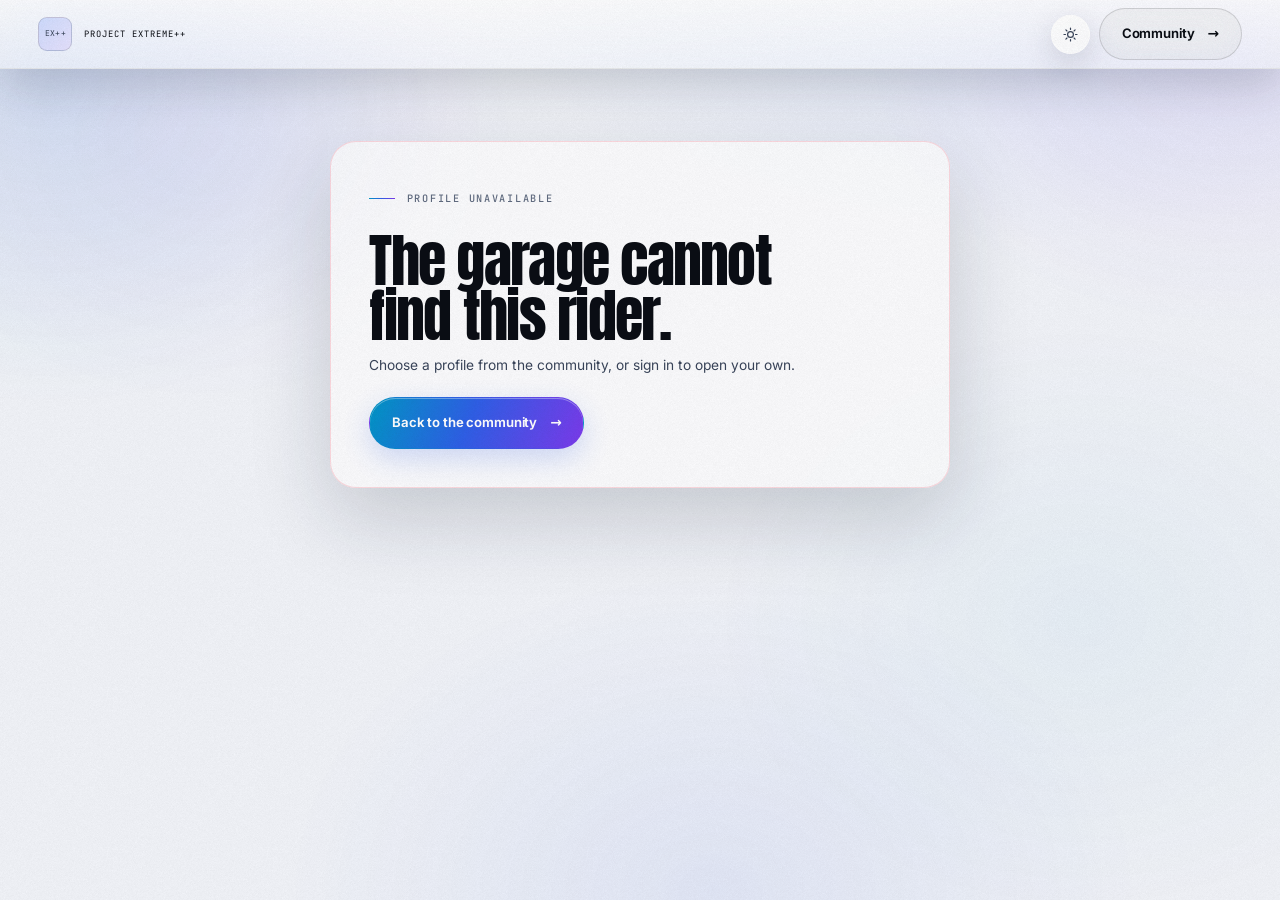
<file: profile.html>
<!DOCTYPE html>
<html lang="en" class="no-js" data-community="supabase">
<head>
  <meta charset="UTF-8">
  <meta name="viewport" content="width=device-width, initial-scale=1.0, viewport-fit=cover">
  <meta name="color-scheme" content="dark light">
  <meta name="theme-color" content="#06070b" id="themeColorMeta">
  <title>Community profile — PROJECT EXTREME++</title>
  <meta name="description" content="Public PROJECT EXTREME++ community profile. Reviews and chat activity are shown without private account details.">
  <meta name="robots" content="noindex, nofollow">
  <link rel="icon" href="./assets/img/favicon.svg" type="image/svg+xml">
  <link rel="apple-touch-icon" href="./assets/img/app-icon-180.png">
  <link rel="manifest" href="./site.webmanifest">
  <link rel="preload" href="./assets/fonts/anton-latin.woff2" as="font" type="font/woff2" crossorigin>
  <link rel="preload" href="./assets/fonts/inter-latin-variable.woff2" as="font" type="font/woff2" crossorigin>
  <link rel="preload" href="./assets/fonts/jetbrains-mono-latin-variable.woff2" as="font" type="font/woff2" crossorigin>
  <script>
    (function () {
      var root = document.documentElement;
      root.classList.remove("no-js");
      root.classList.add("js");
      var theme = "dark";
      try {
        var stored = window.localStorage.getItem("extreme_plus_theme");
        if (stored === "light" || stored === "dark") theme = stored;
        else if (window.matchMedia && window.matchMedia("(prefers-color-scheme: light)").matches) theme = "light";
      } catch (error) {}
      root.setAttribute("data-theme", theme);
      root.style.colorScheme = theme;
      var meta = document.getElementById("themeColorMeta");
      if (meta) meta.setAttribute("content", theme === "light" ? "#f3f5fa" : "#06070b");
    })();
  </script>
  <link rel="stylesheet" href="./assets/css/style.css">
  <link rel="stylesheet" href="./assets/css/profile.css">
  <link rel="stylesheet" href="./assets/css/glass-v2.css">
</head>
<body class="profile-page">
  <a class="skip-link" href="#main">Skip to content</a>
  <svg class="liquid-svg-defs" aria-hidden="true" focusable="false">
    <filter id="liquid-refraction" x="-20%" y="-20%" width="140%" height="140%" color-interpolation-filters="sRGB">
      <feTurbulence type="fractalNoise" baseFrequency="0.006 0.012" numOctaves="2" seed="9" result="noise"></feTurbulence>
      <feGaussianBlur in="noise" stdDeviation="1.4" result="softNoise"></feGaussianBlur>
      <feDisplacementMap in="SourceGraphic" in2="softNoise" scale="6" xChannelSelector="R" yChannelSelector="G"></feDisplacementMap>
    </filter>
  </svg>
  <div class="page-grain" aria-hidden="true"></div>

  <header class="profile-header glass-header">
    <div class="container profile-header-inner">
      <a class="profile-brand" href="./" aria-label="PROJECT EXTREME++ home">
        <span class="profile-brand-mark" aria-hidden="true">EX++</span>
        <span>PROJECT EXTREME++</span>
      </a>
      <div class="profile-header-actions">
        <button class="theme-toggle glass-pill" id="themeToggle" type="button" aria-label="Switch to light mode" aria-pressed="false">
          <svg class="theme-toggle-icon theme-toggle-icon--sun" viewBox="0 0 24 24" fill="none" aria-hidden="true"><circle cx="12" cy="12" r="4.1" stroke="currentColor" stroke-width="1.7"/><path d="M12 2.8v2.1M12 19.1v2.1M2.8 12h2.1M19.1 12h2.1M5.5 5.5 7 7M17 17l1.5 1.5M18.5 5.5 17 7M7 17l-1.5 1.5" stroke="currentColor" stroke-width="1.7" stroke-linecap="round"/></svg>
          <svg class="theme-toggle-icon theme-toggle-icon--moon" viewBox="0 0 24 24" fill="none" aria-hidden="true"><path d="M20.2 15.1A8.3 8.3 0 0 1 8.9 3.8 8.5 8.5 0 1 0 20.2 15.1Z" stroke="currentColor" stroke-width="1.7" stroke-linejoin="round"/></svg>
        </button>
        <a class="button button--ghost" href="./community.html">Community <span class="button-arrow" aria-hidden="true">→</span></a>
      </div>
    </div>
  </header>

  <main class="profile-main container" id="main" tabindex="-1">
    <div class="profile-state" id="profileLoading">
      <span class="section-kicker">Community profile</span>
      <p>Loading public profile…</p>
    </div>

    <div class="profile-state profile-state--error" id="profileError" hidden>
      <span class="section-kicker">Profile unavailable</span>
      <h1>The garage cannot find this rider.</h1>
      <p id="profileErrorText">Check the username or return to the community.</p>
      <a class="button button--primary" href="./community.html">Back to the community <span class="button-arrow" aria-hidden="true">→</span></a>
    </div>

    <div class="profile-view" id="profileCard" hidden>
      <section class="profile-hero reveal glass-surface" aria-labelledby="profileName">
        <div class="profile-identity">
          <span class="profile-avatar" data-profile-avatar aria-hidden="true"></span>
          <div class="profile-copy">
            <span class="section-kicker">Rider profile</span>
            <h1 id="profileName" data-profile-name>Rider</h1>
            <p class="profile-handle">@<span data-profile-username>rider</span></p>
            <div class="profile-badges">
              <span class="profile-provider" data-profile-provider>Community</span>
              <span class="profile-online" data-profile-online><i aria-hidden="true"></i> Offline</span>
            </div>
          </div>
        </div>
        <p class="profile-bio" data-profile-bio>No bio yet.</p>
        <div class="profile-hero-foot">
          <span data-profile-joined>Joined recently</span>
          <div class="profile-actions">
            <a class="button button--ghost" id="profileSignIn" href="./community.html" hidden>Sign in to edit</a>
            <button class="button button--primary" id="editProfile" type="button" hidden>
              Edit profile <span class="button-arrow" aria-hidden="true">→</span>
            </button>
          </div>
        </div>
        <p class="profile-avatar-note">Avatars come from the connected Google or GitHub account. Uploads are disabled to keep storage lean.</p>
      </section>

      <section class="profile-stats reveal" aria-label="Public activity">
        <div><span data-profile-reviews>0</span><small>Published reviews</small></div>
        <div><span data-profile-chat>0</span><small>Chat messages</small></div>
        <div><span data-profile-joined-stat>—</span><small>Member since</small></div>
      </section>

      <div class="profile-columns">
        <section class="profile-panel reveal glass-surface" aria-labelledby="profileReviewsTitle">
          <div class="profile-panel-head">
            <span class="section-kicker">Build log</span>
            <h2 id="profileReviewsTitle">Recent reviews</h2>
          </div>
          <div id="profileRecentReviews" class="profile-feed"></div>
        </section>
        <section class="profile-panel reveal glass-surface" aria-labelledby="profileChatTitle">
          <div class="profile-panel-head">
            <span class="section-kicker">Garage chat</span>
            <h2 id="profileChatTitle">Recent messages</h2>
          </div>
          <div id="profileRecentChat" class="profile-feed"></div>
        </section>
      </div>
    </div>
  </main>

  <dialog class="review-dialog profile-dialog" id="editProfileDialog" aria-labelledby="editProfileTitle">
    <div class="review-dialog-shell glass-surface">
      <button class="dialog-close" id="editProfileClose" type="button" aria-label="Close profile editor">
        <svg width="18" height="18" viewBox="0 0 24 24" fill="none" aria-hidden="true"><path d="m6 6 12 12M18 6 6 18" stroke="currentColor" stroke-width="1.8" stroke-linecap="round"/></svg>
      </button>
      <span class="section-kicker">Public identity</span>
      <h2 id="editProfileTitle">Shape your <span class="text-gradient">profile.</span></h2>
      <p class="dialog-lede">Your display name, username and bio are public. Your email and private bug reports stay private.</p>
      <form class="review-form" id="profileForm" novalidate>
        <div class="form-field">
          <label for="profileDisplayName">Display name</label>
          <input id="profileDisplayName" name="displayName" type="text" maxlength="60" autocomplete="name" required>
        </div>
        <div class="form-field">
          <label for="profileUsername">Username</label>
          <input id="profileUsername" name="username" type="text" minlength="3" maxlength="20" pattern="[A-Za-z0-9_]{3,20}" autocomplete="username" spellcheck="false" required>
          <span class="field-hint">3–20 letters, numbers or underscores. Case-insensitive. Changeable once every 30 days.</span>
        </div>
        <div class="form-field">
          <label for="profileBio">Short bio <span class="label-optional">optional</span></label>
          <textarea id="profileBio" name="bio" rows="4" maxlength="300" placeholder="ROM, device, kernel setup, or what you are testing."></textarea>
          <span class="field-hint"><span id="profileBioCount">0</span> / 300</span>
        </div>
        <p class="form-status" id="profileStatus" hidden></p>
        <button class="button button--primary button--full" id="profileSave" type="submit"><span>Save profile</span></button>
        <button class="button button--ghost button--full" id="profileCancel" type="button">Cancel</button>
        <p class="form-note">Usernames are unique. Reserved names and impersonation are blocked by the server.</p>
      </form>
    </div>
  </dialog>

  <div class="toast" id="toast" role="status" aria-live="polite"></div>

  <script src="./assets/js/config.js" defer></script>
  <script src="./assets/js/community-client.js" defer></script>
  <script src="./assets/js/profile.js" defer></script>
</body>
</html>
</file>
<file: assets/css/style.css>
/* ============================================================
   PROJECT EXTREME++ — website stylesheet
   Author: Ayush Pandey / site build
   Design: carbon glass, M-sport accents, editorial typography
   ============================================================ */

@font-face {
  font-family: "Anton";
  src: url("../fonts/anton-latin.woff2") format("woff2");
  font-weight: 400;
  font-style: normal;
  font-display: swap;
}

@font-face {
  font-family: "Inter";
  src: url("../fonts/inter-latin-variable.woff2") format("woff2");
  font-weight: 300 800;
  font-style: normal;
  font-display: swap;
}

@font-face {
  font-family: "JetBrains Mono";
  src: url("../fonts/jetbrains-mono-latin-variable.woff2") format("woff2");
  font-weight: 400 600;
  font-style: normal;
  font-display: swap;
}

:root {
  --bg: #06070b;
  --bg-elevated: #090b12;
  --panel: #0c0f18;
  --panel-2: #111522;
  --text: #f4f6fb;
  --text-soft: #c8d0de;
  --muted: #8c96a9;
  --faint: #5b6477;

  --cyan: #3cdcff;
  --blue: #4678ff;
  --violet: #b06cff;
  --red: #ff3e63;
  --green: #4fe39c;

  /* RGB channels keep translucent surfaces and borders theme-aware. */
  --ink-rgb: 255, 255, 255;
  --text-rgb: 244, 246, 251;
  --bg-rgb: 6, 7, 11;
  --surface-rgb: 8, 10, 17;
  --surface-2-rgb: 17, 22, 34;
  --surface-3-rgb: 21, 26, 40;
  --glass-rgb: 13, 17, 27;
  --backdrop-rgb: 3, 4, 8;
  --shadow-rgb: 0, 0, 0;

  --bg-deep: #040509;
  --section-bg: #07080d;
  --section-bg-2: #05060a;
  --dialog-bg: #0b0e16;
  --scrollbar-thumb: #232938;
  --scrollbar-thumb-hover: #343c50;

  --accent-gradient: linear-gradient(112deg, var(--cyan) 0%, var(--blue) 47%, var(--violet) 100%);
  --m-gradient: linear-gradient(180deg, var(--cyan) 0%, var(--blue) 50%, var(--red) 100%);

  --line: rgba(var(--ink-rgb), 0.075);
  --line-strong: rgba(var(--ink-rgb), 0.14);
  --line-bright: rgba(var(--ink-rgb), 0.22);

  --glass: rgba(var(--glass-rgb), 0.68);
  --glass-soft: rgba(var(--ink-rgb), 0.035);

  --font-display: "Anton", "Arial Narrow", Impact, sans-serif;
  --font-body: "Inter", ui-sans-serif, system-ui, -apple-system, sans-serif;
  --font-mono: "JetBrains Mono", ui-monospace, SFMono-Regular, monospace;

  --container: 1360px;
  --gutter: clamp(1.1rem, 3vw, 2.5rem);
  --header-height: 76px;

  --radius-sm: 12px;
  --radius-md: 18px;
  --radius-lg: 26px;
  --radius-xl: 34px;

  --ease-out: cubic-bezier(0.16, 1, 0.3, 1);
  --ease-smooth: cubic-bezier(0.65, 0.05, 0, 1);
  --ease-spring: cubic-bezier(0.34, 1.56, 0.64, 1);
}

html[data-theme="light"] {
  --bg: #f3f5fa;
  --bg-elevated: #ffffff;
  --panel: #ffffff;
  --panel-2: #f7f9fd;
  --text: #0a0d14;
  --text-soft: #39445a;
  --muted: #606b80;
  --faint: #7d8799;

  --cyan: #0097c7;
  --blue: #2f5fe8;
  --violet: #7c3aed;
  --red: #d92d4f;
  --green: #0f9d6e;

  --ink-rgb: 10, 13, 20;
  --text-rgb: 10, 13, 20;
  --bg-rgb: 243, 245, 250;
  --surface-rgb: 255, 255, 255;
  --surface-2-rgb: 247, 249, 253;
  --surface-3-rgb: 255, 255, 255;
  --glass-rgb: 255, 255, 255;
  --backdrop-rgb: 20, 30, 50;
  --shadow-rgb: 24, 34, 56;

  --bg-deep: #eef1f7;
  --section-bg: #f7f9fd;
  --section-bg-2: #f0f3f9;
  --dialog-bg: #ffffff;
  --scrollbar-thumb: #c3ccdc;
  --scrollbar-thumb-hover: #aab6ca;

  color-scheme: light;
}

*,
*::before,
*::after {
  box-sizing: border-box;
}

* {
  margin: 0;
}

[hidden] {
  display: none !important;
}

html {
  background: var(--bg);
  color-scheme: dark;
  scroll-behavior: smooth;
  scroll-padding-top: calc(var(--header-height) + 22px);
  -webkit-text-size-adjust: 100%;
}

html[data-theme="light"] {
  color-scheme: light;
}

body {
  min-width: 320px;
  background:
    radial-gradient(1100px 700px at 82% -8%, rgba(64, 105, 255, 0.11), transparent 60%),
    radial-gradient(900px 700px at -5% 18%, rgba(176, 108, 255, 0.055), transparent 58%),
    var(--bg);
  color: var(--text);
  font-family: var(--font-body);
  font-size: 16px;
  font-weight: 400;
  line-height: 1.65;
  overflow-x: hidden;
  -webkit-font-smoothing: antialiased;
  text-rendering: optimizeLegibility;
}

body.menu-open,
body.dialog-open {
  overflow: hidden;
}

::selection {
  background: rgba(70, 120, 255, 0.8);
  color: #fff;
}

::-webkit-scrollbar {
  width: 10px;
}

::-webkit-scrollbar-track {
  background: var(--bg-deep);
}

::-webkit-scrollbar-thumb {
  background: var(--scrollbar-thumb);
  border: 2px solid var(--bg-deep);
  border-radius: 99px;
}

::-webkit-scrollbar-thumb:hover {
  background: var(--scrollbar-thumb-hover);
}

img,
svg {
  display: block;
  max-width: 100%;
}

svg {
  flex: none;
}

a {
  color: inherit;
  text-decoration: none;
}

button,
input,
textarea,
select {
  color: inherit;
  font: inherit;
}

button {
  cursor: pointer;
}

button,
fieldset {
  border: 0;
}

fieldset {
  min-width: 0;
  padding: 0;
}

ul,
ol {
  padding: 0;
  list-style: none;
}

p {
  text-wrap: pretty;
}

h1,
h2,
h3 {
  text-wrap: balance;
}

strong {
  font-weight: 600;
}

:focus-visible {
  outline: 2px solid var(--cyan);
  outline-offset: 4px;
}

.page-grain {
  position: fixed;
  inset: 0;
  z-index: 2000;
  pointer-events: none;
  opacity: 0.16;
  background-image: url("../img/noise.png");
  background-size: 160px 160px;
  mix-blend-mode: soft-light;
}

.scroll-progress {
  position: fixed;
  top: 0;
  left: 0;
  z-index: 1200;
  width: 100%;
  height: 2px;
  pointer-events: none;
}

.scroll-progress span {
  display: block;
  width: 100%;
  height: 100%;
  background: var(--accent-gradient);
  box-shadow: 0 0 14px rgba(70, 120, 255, 0.8);
  transform: scaleX(0);
  transform-origin: left center;
  will-change: transform;
}

.container {
  width: min(100% - (var(--gutter) * 2), var(--container));
  margin-inline: auto;
}

.skip-link {
  position: fixed;
  top: 12px;
  left: 12px;
  z-index: 3000;
  padding: 0.8rem 1.1rem;
  border-radius: 10px;
  background: var(--text);
  color: var(--bg);
  font-size: 0.8rem;
  font-weight: 700;
  transform: translateY(-150%);
  transition: transform 0.2s var(--ease-out);
}

.skip-link:focus {
  transform: translateY(0);
}

/* ---------- shared atoms ---------- */

.inline-code {
  display: inline-block;
  padding: 0.05em 0.38em;
  border: 1px solid var(--line);
  border-radius: 5px;
  background: rgba(var(--ink-rgb), 0.055);
  color: var(--text-soft);
  font-family: var(--font-mono);
  font-size: 0.82em;
  line-height: 1.5;
  white-space: nowrap;
}

.text-gradient {
  background: var(--accent-gradient);
  -webkit-background-clip: text;
  background-clip: text;
  color: transparent;
}

.text-outline {
  color: transparent;
  -webkit-text-stroke: 1px rgba(var(--text-rgb), 0.38);
}

.button {
  position: relative;
  display: inline-flex;
  align-items: center;
  justify-content: center;
  gap: 0.72rem;
  min-height: 52px;
  padding: 0.72rem 1.35rem;
  border: 1px solid transparent;
  border-radius: 999px;
  font-size: 0.82rem;
  font-weight: 650;
  letter-spacing: -0.01em;
  line-height: 1;
  white-space: nowrap;
  transition:
    transform 0.35s var(--ease-out),
    box-shadow 0.35s var(--ease-out),
    background-color 0.3s ease,
    border-color 0.3s ease;
}

.button:hover {
  transform: translateY(-2px);
}

.button:active {
  transform: translateY(0);
}

.button.magnetic {
  transition:
    transform 0.35s var(--ease-out),
    box-shadow 0.35s var(--ease-out),
    background-color 0.3s ease,
    border-color 0.3s ease,
    translate 0.55s var(--ease-out);
}

.button.magnetic.is-tracking {
  transition-duration: 0.35s, 0.35s, 0.3s, 0.3s, 0.12s;
}

.button--primary {
  background: var(--accent-gradient);
  box-shadow:
    0 12px 32px rgba(58, 101, 255, 0.24),
    inset 0 1px 0 rgba(var(--ink-rgb), 0.35);
  color: #fff;
}

.button--primary:hover {
  box-shadow:
    0 18px 42px rgba(58, 101, 255, 0.36),
    inset 0 1px 0 rgba(var(--ink-rgb), 0.38);
}

.button--ghost {
  border-color: var(--line-strong);
  background: rgba(var(--ink-rgb), 0.035);
  color: var(--text);
}

.button--ghost:hover {
  border-color: var(--line-bright);
  background: rgba(var(--ink-rgb), 0.065);
}

.button--small {
  min-height: 44px;
  padding: 0.62rem 1.1rem;
  font-size: 0.77rem;
}

.button--full {
  width: 100%;
}

.button-icon {
  display: grid;
  place-items: center;
  width: 29px;
  height: 29px;
  margin-left: -0.55rem;
  border-radius: 50%;
  background: rgba(var(--shadow-rgb), 0.2);
}

.button-arrow {
  display: inline-block;
  margin-left: 0.1rem;
  font-size: 1.05em;
  transition: transform 0.3s var(--ease-out);
}

.button:hover .button-arrow {
  transform: translate(2px, 2px);
}

.button--ghost:hover .button-arrow {
  transform: translateX(3px);
}

.text-link {
  display: inline-flex;
  align-items: center;
  gap: 0.4rem;
  color: var(--text-soft);
  font-family: var(--font-mono);
  font-size: 0.72rem;
  font-weight: 500;
  letter-spacing: 0.06em;
  text-transform: uppercase;
  transition: color 0.25s ease;
}

.text-link span {
  color: var(--cyan);
  transition: transform 0.25s var(--ease-out);
}

.text-link:hover {
  color: var(--text);
}

.text-link:hover span {
  transform: translate(2px, -2px);
}

.text-link--button {
  padding: 0;
  background: transparent;
  cursor: pointer;
}

.text-link--button span {
  transition: transform 0.25s var(--ease-out);
}

.text-link--button:hover span {
  transform: translateX(4px);
}

.text-link--button:disabled {
  opacity: 0.55;
  cursor: progress;
}

.text-link--refresh [data-refresh-label] {
  color: inherit;
}

.text-link--refresh:hover [data-refresh-label] {
  transform: none;
}

.text-link--refresh[aria-busy="true"] > span[aria-hidden="true"] {
  animation: refresh-spin 0.9s linear infinite;
}

@keyframes refresh-spin {
  to { transform: rotate(360deg); }
}

.section {
  position: relative;
  padding-block: clamp(6rem, 10vw, 9.5rem);
}

.section-kicker {
  display: inline-flex;
  align-items: center;
  gap: 0.7rem;
  margin-bottom: 1.25rem;
  color: var(--muted);
  font-family: var(--font-mono);
  font-size: 0.64rem;
  font-weight: 500;
  letter-spacing: 0.17em;
  line-height: 1.2;
  text-transform: uppercase;
}

.section-kicker::before {
  width: 26px;
  height: 1px;
  background: var(--accent-gradient);
  content: "";
}

.section-kicker > span {
  display: inline-grid;
  place-items: center;
  min-width: 25px;
  height: 25px;
  padding-inline: 5px;
  border: 1px solid var(--line-strong);
  border-radius: 99px;
  color: var(--text-soft);
  font-size: 0.58rem;
  letter-spacing: 0.04em;
}

.section-kicker--center {
  justify-content: center;
}

.section-title {
  color: var(--text);
  font-family: var(--font-display);
  font-size: clamp(2.9rem, 6vw, 5.7rem);
  font-weight: 400;
  letter-spacing: 0.002em;
  line-height: 0.93;
  text-transform: uppercase;
}

.section-intro {
  display: grid;
  grid-template-columns: minmax(0, 1.3fr) minmax(290px, 0.6fr);
  gap: clamp(2rem, 7vw, 7rem);
  align-items: end;
  margin-bottom: clamp(3rem, 6vw, 5rem);
}

.section-intro-side {
  padding-bottom: 0.25rem;
}

.section-intro-side p,
.section-heading p,
.reviews-intro {
  color: var(--muted);
  font-size: clamp(0.92rem, 1.1vw, 1.02rem);
  line-height: 1.75;
}

.technical-note {
  display: block;
  margin-top: 1.6rem;
  padding-top: 1rem;
  border-top: 1px solid var(--line);
  color: var(--faint);
  font-family: var(--font-mono);
  font-size: 0.61rem;
  letter-spacing: 0.07em;
  line-height: 1.8;
}

.technical-note--warning {
  color: #ff886f;
}

.section-heading--center {
  max-width: 760px;
  margin: 0 auto clamp(3rem, 6vw, 5rem);
  text-align: center;
}

.section-heading--center p {
  max-width: 560px;
  margin: 1.25rem auto 0;
}

/* reveal only applies once JS is present */
.js .reveal {
  opacity: 0;
  filter: blur(11px);
  transform: translateY(30px) scale(0.995);
  transition:
    opacity 0.9s var(--ease-out),
    transform 0.9s var(--ease-out),
    filter 0.9s var(--ease-out);
}

.js .reveal[data-delay="1"] {
  transition-delay: 0.1s;
}

.js .reveal[data-delay="2"] {
  transition-delay: 0.18s;
}

.js .reveal[data-delay="3"] {
  transition-delay: 0.26s;
}

.js .reveal[data-delay="4"] {
  transition-delay: 0.34s;
}

.js .reveal.is-visible {
  opacity: 1;
  filter: blur(0);
  transform: translateY(0) scale(1);
}

/* Drop the filter once the reveal settles so it cannot create a new
   containing block for fixed/sticky children. */
.js .reveal.is-settled {
  filter: none;
  will-change: auto;
}

@media (prefers-reduced-motion: reduce) {
  html {
    scroll-behavior: auto;
  }

  *,
  *::before,
  *::after {
    animation-duration: 0.01ms !important;
    animation-iteration-count: 1 !important;
    scroll-behavior: auto !important;
    transition-duration: 0.01ms !important;
  }

  .js .reveal {
    opacity: 1;
    filter: none;
    transform: none;
  }

  .button.magnetic {
    translate: none !important;
  }
}

/* ---------- top ribbon ---------- */

.topline {
  position: relative;
  z-index: 1001;
  border-bottom: 1px solid var(--line);
  background: var(--bg-deep);
}

.topline-inner {
  display: flex;
  align-items: center;
  justify-content: space-between;
  min-height: 37px;
  gap: 1rem;
}

.topline-status,
.topline-link {
  display: flex;
  align-items: center;
  gap: 0.6rem;
  color: var(--faint);
  font-family: var(--font-mono);
  font-size: 0.59rem;
  letter-spacing: 0.075em;
  text-transform: uppercase;
}

.topline-status strong {
  color: var(--text-soft);
  font-weight: 500;
}

.status-beacon {
  position: relative;
  width: 6px;
  height: 6px;
  border-radius: 50%;
  background: var(--green);
  box-shadow: 0 0 8px rgba(79, 227, 156, 0.55);
}

.status-beacon::after {
  position: absolute;
  inset: -4px;
  border: 1px solid rgba(79, 227, 156, 0.4);
  border-radius: 50%;
  content: "";
  animation: beacon 2.4s ease-out infinite;
}

.topline-divider {
  width: 1px;
  height: 12px;
  background: var(--line-strong);
}

.topline-link {
  color: var(--muted);
  transition: color 0.2s ease;
}

.topline-link:hover {
  color: var(--text);
}

.topline-link svg {
  transition: transform 0.25s var(--ease-out);
}

.topline-link:hover svg {
  transform: translateX(3px);
}

@keyframes beacon {
  0% { opacity: 0.9; transform: scale(0.5); }
  70% { opacity: 0; transform: scale(1.5); }
  100% { opacity: 0; transform: scale(1.5); }
}

/* ---------- navigation ---------- */

.site-header {
  position: sticky;
  top: 0;
  z-index: 1000;
  border-bottom: 1px solid transparent;
  background: rgba(var(--bg-rgb), 0.28);
  transition:
    background-color 0.35s ease,
    border-color 0.35s ease,
    box-shadow 0.35s ease;
}

.site-header::before {
  position: absolute;
  inset: 0;
  z-index: -1;
  background: rgba(var(--bg-rgb), 0.7);
  opacity: 0;
  -webkit-backdrop-filter: blur(20px) saturate(130%);
  backdrop-filter: blur(20px) saturate(130%);
  content: "";
  transition: opacity 0.35s ease;
}

.site-header.is-scrolled {
  border-bottom-color: var(--line);
  box-shadow: 0 12px 40px rgba(var(--shadow-rgb), 0.25);
}

.site-header.is-scrolled::before {
  opacity: 1;
}

.header-inner {
  display: flex;
  align-items: center;
  justify-content: space-between;
  min-height: var(--header-height);
  gap: 1.5rem;
}

.brand {
  display: inline-flex;
  align-items: center;
  gap: 0.75rem;
  flex: none;
}

.brand-mark {
  width: 42px;
  height: 42px;
  flex: none;
  filter: drop-shadow(0 4px 18px rgba(60, 116, 255, 0.2));
}

.brand-type {
  display: flex;
  flex-direction: column;
  gap: 0.15rem;
}

.brand-name {
  color: var(--text);
  font-family: var(--font-display);
  font-size: 1.25rem;
  letter-spacing: 0.02em;
  line-height: 1;
  text-transform: uppercase;
}

.brand-plus {
  background: var(--accent-gradient);
  -webkit-background-clip: text;
  background-clip: text;
  color: transparent;
}

.brand-sub {
  color: var(--faint);
  font-family: var(--font-mono);
  font-size: 0.48rem;
  letter-spacing: 0.14em;
  line-height: 1.2;
}

.desktop-nav {
  display: flex;
  align-items: center;
  gap: clamp(1.1rem, 2.1vw, 2.1rem);
}

.desktop-nav a {
  position: relative;
  padding-block: 0.5rem;
  color: var(--muted);
  font-size: 0.77rem;
  font-weight: 500;
  letter-spacing: -0.005em;
  transition: color 0.22s ease;
}

.desktop-nav a::after {
  position: absolute;
  right: 0;
  bottom: 0;
  left: 0;
  height: 1px;
  background: var(--accent-gradient);
  content: "";
  transform: scaleX(0);
  transform-origin: right center;
  transition: transform 0.35s var(--ease-out);
}

.desktop-nav a:hover,
.desktop-nav a.is-current {
  color: var(--text);
}

.desktop-nav a:hover::after,
.desktop-nav a.is-current::after {
  transform: scaleX(1);
  transform-origin: left center;
}

.header-actions {
  display: flex;
  align-items: center;
  gap: 0.75rem;
}

.header-cta {
  display: inline-flex;
  align-items: center;
  gap: 0.55rem;
  min-height: 39px;
  padding: 0.45rem 0.95rem 0.45rem 1.05rem;
  border: 1px solid var(--line-strong);
  border-radius: 999px;
  background: rgba(var(--ink-rgb), 0.045);
  color: var(--text-soft);
  font-size: 0.71rem;
  font-weight: 500;
  transition:
    border-color 0.25s ease,
    background-color 0.25s ease,
    color 0.25s ease,
    transform 0.3s var(--ease-out);
}

.header-cta svg {
  color: var(--cyan);
  transition: transform 0.3s var(--ease-out);
}

.header-cta:hover {
  border-color: rgba(70, 120, 255, 0.5);
  background: rgba(70, 120, 255, 0.1);
  color: var(--text);
  transform: translateY(-1px);
}

.header-cta:hover svg {
  transform: translateY(2px);
}

.menu-toggle {
  display: none;
  width: 42px;
  height: 42px;
  padding: 0;
  border: 1px solid var(--line-strong);
  border-radius: 50%;
  background: rgba(var(--ink-rgb), 0.04);
}

.menu-toggle span {
  display: block;
  width: 16px;
  height: 1px;
  margin: 4px auto;
  background: var(--text);
  transition: transform 0.3s var(--ease-out);
}

.menu-toggle[aria-expanded="true"] span:first-child {
  transform: translateY(2.5px) rotate(45deg);
}

.menu-toggle[aria-expanded="true"] span:last-child {
  transform: translateY(-2.5px) rotate(-45deg);
}

.mobile-menu {
  position: fixed;
  top: 0;
  right: 0;
  bottom: 0;
  left: 0;
  z-index: 999;
  padding: calc(var(--header-height) + 68px) var(--gutter) 2rem;
  background:
    radial-gradient(800px 500px at 100% 0%, rgba(70, 120, 255, 0.16), transparent 60%),
    rgba(var(--bg-rgb), 0.98);
  opacity: 0;
  visibility: hidden;
  transition:
    opacity 0.35s ease,
    visibility 0.35s ease;
}

.mobile-menu.is-open {
  opacity: 1;
  visibility: visible;
}

.mobile-menu-inner {
  display: flex;
  flex-direction: column;
  justify-content: space-between;
  width: min(100%, 600px);
  height: 100%;
  margin-inline: auto;
}

.mobile-menu-label {
  color: var(--faint);
  font-family: var(--font-mono);
  font-size: 0.6rem;
  letter-spacing: 0.15em;
}

.mobile-menu nav {
  display: flex;
  flex-direction: column;
  margin-block: 2rem auto;
}

.mobile-menu nav a {
  display: flex;
  align-items: baseline;
  gap: 1rem;
  padding-block: 0.65rem;
  border-bottom: 1px solid var(--line);
  color: var(--text);
  font-family: var(--font-display);
  font-size: clamp(2.1rem, 8vw, 3.7rem);
  letter-spacing: 0.01em;
  line-height: 1;
  text-transform: uppercase;
  transform: translateY(15px);
  opacity: 0;
  transition:
    transform 0.55s var(--ease-out),
    opacity 0.55s var(--ease-out);
}

.mobile-menu.is-open nav a {
  transform: translateY(0);
  opacity: 1;
}

.mobile-menu nav a:nth-child(2) { transition-delay: 0.04s; }
.mobile-menu nav a:nth-child(3) { transition-delay: 0.08s; }
.mobile-menu nav a:nth-child(4) { transition-delay: 0.12s; }
.mobile-menu nav a:nth-child(5) { transition-delay: 0.16s; }
.mobile-menu nav a:nth-child(6) { transition-delay: 0.2s; }
.mobile-menu nav a:nth-child(7) { transition-delay: 0.24s; }
.mobile-menu nav a:nth-child(8) { transition-delay: 0.28s; }

.mobile-menu nav a span {
  color: var(--faint);
  font-family: var(--font-mono);
  font-size: 0.62rem;
  letter-spacing: 0.06em;
}

.mobile-menu-foot {
  display: flex;
  flex-wrap: wrap;
  gap: 1rem 2rem;
  padding-top: 1.2rem;
  border-top: 1px solid var(--line);
}

.mobile-menu-foot a {
  color: var(--muted);
  font-family: var(--font-mono);
  font-size: 0.67rem;
  letter-spacing: 0.03em;
}

.mobile-menu-foot span {
  color: var(--cyan);
}

/* ---------- hero ---------- */

.hero {
  position: relative;
  display: flex;
  min-height: max(800px, calc(100svh - 37px - var(--header-height)));
  flex-direction: column;
  justify-content: center;
  overflow: hidden;
  isolation: isolate;
  padding: clamp(4rem, 8vw, 6.8rem) 0 1.8rem;
}

.hero::before {
  position: absolute;
  inset: 0;
  z-index: -4;
  background:
    linear-gradient(180deg, rgba(var(--bg-rgb), 0.18) 0%, transparent 35%, rgba(var(--bg-rgb), 0.4) 80%, var(--bg) 100%);
  content: "";
  pointer-events: none;
}

.hero::after {
  position: absolute;
  right: 0;
  bottom: 0;
  left: 0;
  z-index: -2;
  height: 18%;
  background: linear-gradient(to bottom, transparent, var(--bg));
  content: "";
  pointer-events: none;
}

.hero-canvas {
  position: absolute;
  inset: 0;
  z-index: -3;
  width: 100%;
  height: 100%;
  opacity: 0.7;
  pointer-events: none;
  mask-image: radial-gradient(ellipse 70% 80% at 60% 45%, black 10%, transparent 78%);
  -webkit-mask-image: radial-gradient(ellipse 70% 80% at 60% 45%, black 10%, transparent 78%);
}

.hero-grid {
  position: absolute;
  inset: 0;
  z-index: -4;
  background-image:
    linear-gradient(rgba(var(--ink-rgb), 0.032) 1px, transparent 1px),
    linear-gradient(90deg, rgba(var(--ink-rgb), 0.032) 1px, transparent 1px);
  background-size: 72px 72px;
  mask-image: radial-gradient(ellipse 80% 70% at 55% 42%, black 5%, transparent 72%);
  -webkit-mask-image: radial-gradient(ellipse 80% 70% at 55% 42%, black 5%, transparent 72%);
  pointer-events: none;
}

.hero-grid::before {
  position: absolute;
  top: 52%;
  left: -15%;
  width: 130%;
  height: 1px;
  background: linear-gradient(90deg, transparent, rgba(70, 120, 255, 0.35), rgba(176, 108, 255, 0.3), transparent);
  content: "";
  transform: rotate(-7deg);
}

.hero-aurora {
  position: absolute;
  z-index: -5;
  width: 55vw;
  height: 55vw;
  border-radius: 50%;
  filter: blur(90px);
  opacity: 0.15;
  pointer-events: none;
  will-change: transform;
}

.hero-aurora--blue {
  top: -25vw;
  right: -12vw;
  background: #195bff;
  animation: auroraFloat 20s ease-in-out infinite alternate;
}

.hero-aurora--violet {
  right: 19vw;
  bottom: -32vw;
  width: 45vw;
  height: 45vw;
  background: #8b46ff;
  opacity: 0.11;
  animation: auroraFloat 26s 2s ease-in-out infinite alternate-reverse;
}

.hero-aurora--red {
  top: 24%;
  left: -30vw;
  width: 36vw;
  height: 36vw;
  background: #ff2c55;
  opacity: 0.055;
  animation: auroraFloat 23s 1s ease-in-out infinite alternate;
}

@keyframes auroraFloat {
  from { transform: translate3d(-2%, -2%, 0) scale(1); }
  to { transform: translate3d(4%, 3%, 0) scale(1.08); }
}

.hero-layout {
  display: grid;
  grid-template-columns: minmax(0, 1.07fr) minmax(470px, 0.93fr);
  gap: clamp(1.5rem, 4vw, 4.5rem);
  align-items: center;
}

.hero-copy {
  position: relative;
  z-index: 2;
}

.eyebrow {
  display: inline-flex;
  flex-wrap: wrap;
  align-items: center;
  gap: 0.65rem;
  color: var(--faint);
  font-family: var(--font-mono);
  font-size: 0.57rem;
  letter-spacing: 0.09em;
  text-transform: uppercase;
}

.hero-eyebrow {
  margin-bottom: clamp(1.6rem, 3vw, 2.3rem);
  opacity: 0;
  animation: fadeInUp 0.8s 0.15s var(--ease-out) forwards;
}

.eyebrow-tag {
  padding: 0.35rem 0.6rem;
  border: 1px solid var(--line-strong);
  border-radius: 4px;
  background: rgba(var(--ink-rgb), 0.035);
  color: var(--text-soft);
}

.eyebrow-sep {
  width: 14px;
  height: 1px;
  background: var(--line-bright);
}

.hero-title {
  position: relative;
  margin-left: -0.055em;
  font-family: var(--font-display);
  font-size: clamp(4.2rem, 8.35vw, 8.4rem);
  font-weight: 400;
  letter-spacing: -0.012em;
  line-height: 0.86;
  text-transform: uppercase;
}

.hero-line {
  display: block;
  overflow: hidden;
  padding-bottom: 0.03em;
}

.hero-line > span {
  display: block;
  transform: translateY(115%);
  animation: lineReveal 1.05s 0.18s var(--ease-out) forwards;
}

.hero-line--offset {
  padding-left: clamp(0.9rem, 3.8vw, 3.6rem);
  background: linear-gradient(100deg, #ffffff 20%, #aab9d9 100%);
  -webkit-background-clip: text;
  background-clip: text;
  color: transparent;
}

.hero-line--offset > span {
  animation-delay: 0.3s;
}

.hero-dot {
  color: var(--blue);
  -webkit-text-fill-color: var(--blue);
}

@keyframes lineReveal {
  to { transform: translateY(0); }
}

@keyframes fadeInUp {
  from { opacity: 0; transform: translateY(14px); }
  to { opacity: 1; transform: translateY(0); }
}

.hero-lower {
  max-width: 565px;
  margin-top: clamp(1.8rem, 3vw, 2.8rem);
  padding-left: clamp(0, 3vw, 1.4rem);
}

.hero-lede {
  color: var(--muted);
  font-size: clamp(0.92rem, 1.18vw, 1.04rem);
  line-height: 1.75;
  opacity: 0;
  animation: fadeInUp 0.9s 0.58s var(--ease-out) forwards;
}

.hero-lede strong {
  color: var(--text-soft);
}

.hero-actions {
  display: flex;
  flex-wrap: wrap;
  gap: 0.65rem;
  margin-top: 1.65rem;
  opacity: 0;
  animation: fadeInUp 0.9s 0.7s var(--ease-out) forwards;
}

.hero-meta {
  display: flex;
  flex-wrap: wrap;
  align-items: center;
  gap: 0.5rem 1.2rem;
  margin-top: 1.5rem;
  color: var(--faint);
  font-family: var(--font-mono);
  font-size: 0.56rem;
  letter-spacing: 0.06em;
  text-transform: uppercase;
  opacity: 0;
  animation: fadeInUp 0.9s 0.82s var(--ease-out) forwards;
}

.hero-meta span {
  display: inline-flex;
  align-items: center;
  gap: 0.4rem;
}

.hero-meta span + span::before {
  width: 3px;
  height: 3px;
  margin-right: 0.75rem;
  border-radius: 50%;
  background: var(--line-bright);
  content: "";
}

.meta-dot {
  width: 5px;
  height: 5px;
  border-radius: 50%;
  background: var(--green);
  box-shadow: 0 0 7px rgba(79, 227, 156, 0.6);
}

.hero-stage {
  position: relative;
  display: grid;
  min-height: 610px;
  place-items: center;
  perspective: 1200px;
  opacity: 0;
  animation: stageReveal 1.2s 0.35s var(--ease-out) forwards;
}

@keyframes stageReveal {
  from { opacity: 0; transform: translateY(25px) scale(0.97); }
  to { opacity: 1; transform: translateY(0) scale(1); }
}

.stage-orbit {
  position: absolute;
  z-index: -1;
  border: 1px solid rgba(var(--ink-rgb), 0.055);
  border-radius: 50%;
  pointer-events: none;
}

.stage-orbit--one {
  width: 92%;
  aspect-ratio: 1;
  border-style: dashed;
  animation: orbitSpin 45s linear infinite;
}

.stage-orbit--two {
  width: 70%;
  aspect-ratio: 1;
  border-color: rgba(70, 120, 255, 0.12);
  animation: orbitSpin 32s linear infinite reverse;
}

.stage-orbit::after {
  position: absolute;
  top: 50%;
  right: -3px;
  width: 5px;
  height: 5px;
  border-radius: 50%;
  background: var(--cyan);
  box-shadow: 0 0 12px var(--cyan);
  content: "";
}

@keyframes orbitSpin {
  to { transform: rotate(360deg); }
}

.float-chip {
  position: absolute;
  z-index: 4;
  display: flex;
  flex-direction: column;
  min-width: 130px;
  padding: 0.9rem 1rem;
  border: 1px solid rgba(var(--ink-rgb), 0.13);
  border-radius: 15px;
  background: linear-gradient(145deg, rgba(var(--surface-3-rgb), 0.78), rgba(var(--surface-rgb), 0.86));
  box-shadow: 0 24px 55px rgba(var(--shadow-rgb), 0.45);
  -webkit-backdrop-filter: blur(12px);
  backdrop-filter: blur(12px);
  pointer-events: none;
  animation: chipFloat 7s ease-in-out infinite;
}

.float-chip--gpu {
  top: 12%;
  right: -2%;
}

.float-chip--memory {
  bottom: 11%;
  left: -4%;
  animation-delay: -3.5s;
}

@keyframes chipFloat {
  0%, 100% { transform: translateY(0); }
  50% { transform: translateY(-9px); }
}

.float-chip-kicker {
  color: var(--faint);
  font-family: var(--font-mono);
  font-size: 0.48rem;
  letter-spacing: 0.12em;
}

.float-chip strong {
  margin-top: 0.2rem;
  color: var(--text);
  font-family: var(--font-display);
  font-size: 1.65rem;
  font-weight: 400;
  letter-spacing: 0.01em;
  line-height: 1;
}

.float-chip strong span {
  margin-left: 0.2rem;
  color: var(--blue);
  font-family: var(--font-mono);
  font-size: 0.58rem;
}

.float-chip small {
  margin-top: 0.25rem;
  color: var(--muted);
  font-size: 0.6rem;
}

.telemetry {
  position: relative;
  width: min(100%, 500px);
  padding: clamp(1.15rem, 2vw, 1.55rem);
  overflow: hidden;
  border: 1px solid rgba(var(--ink-rgb), 0.13);
  border-radius: 28px;
  background:
    linear-gradient(160deg, rgba(var(--surface-3-rgb), 0.82) 0%, rgba(var(--surface-rgb), 0.92) 65%),
    var(--panel);
  box-shadow:
    0 50px 120px rgba(var(--shadow-rgb), 0.58),
    0 0 0 1px rgba(var(--shadow-rgb), 0.2),
    inset 0 1px 0 rgba(var(--ink-rgb), 0.09);
  -webkit-backdrop-filter: blur(22px) saturate(125%);
  backdrop-filter: blur(22px) saturate(125%);
  transform-style: preserve-3d;
  transition: transform 0.4s var(--ease-out);
}

.telemetry::before {
  position: absolute;
  top: 0;
  right: 12%;
  left: 12%;
  height: 1px;
  background: linear-gradient(90deg, transparent, rgba(70, 120, 255, 0.8), rgba(176, 108, 255, 0.6), transparent);
  content: "";
}

.telemetry::after {
  position: absolute;
  top: -20%;
  right: -30%;
  width: 65%;
  height: 60%;
  background: rgba(70, 120, 255, 0.1);
  border-radius: 50%;
  filter: blur(60px);
  content: "";
  pointer-events: none;
}

.telemetry-head {
  position: relative;
  z-index: 1;
  display: flex;
  align-items: flex-start;
  justify-content: space-between;
  gap: 1rem;
}

.telemetry-head > div {
  display: flex;
  flex-direction: column;
  gap: 0.25rem;
}

.telemetry-status {
  display: inline-flex;
  align-items: center;
  gap: 0.4rem;
  color: var(--faint);
  font-family: var(--font-mono);
  font-size: 0.48rem;
  letter-spacing: 0.1em;
}

.telemetry-status i {
  width: 5px;
  height: 5px;
  border-radius: 50%;
  background: var(--green);
  box-shadow: 0 0 7px rgba(79, 227, 156, 0.65);
}

.telemetry-head strong {
  color: var(--text-soft);
  font-family: var(--font-mono);
  font-size: 0.62rem;
  font-weight: 500;
  letter-spacing: 0.05em;
}

.telemetry-path {
  max-width: 48%;
  overflow: hidden;
  padding: 0.3rem 0.5rem;
  border: 1px solid var(--line);
  border-radius: 5px;
  background: rgba(var(--ink-rgb), 0.03);
  color: var(--faint);
  font-family: var(--font-mono);
  font-size: 0.48rem;
  text-overflow: ellipsis;
  white-space: nowrap;
}

.gauge-block {
  position: relative;
  margin: 0.6rem 0 0.2rem;
}

.gauge {
  width: 100%;
  height: auto;
  overflow: visible;
}

.gauge-track,
.gauge-ticks,
.gauge-progress {
  fill: none;
}

.gauge-track {
  stroke: rgba(var(--ink-rgb), 0.065);
  stroke-linecap: round;
  stroke-width: 7;
}

.gauge-ticks {
  stroke: rgba(var(--ink-rgb), 0.12);
  stroke-dasharray: 0.35 5.5;
  stroke-width: 1.5;
}

.gauge-progress {
  stroke: url("#gaugeGradient");
  stroke-dasharray: 100;
  stroke-dashoffset: var(--gauge-offset, 0);
  stroke-linecap: round;
  stroke-width: 7;
  filter: url("#gaugeGlow");
  transition: stroke-dashoffset 0.9s var(--ease-out);
}

.gauge-origin,
.gauge-end {
  fill: rgba(var(--ink-rgb), 0.35);
}

.gauge-readout {
  position: absolute;
  top: 47%;
  right: 0;
  left: 0;
  display: flex;
  flex-direction: column;
  align-items: center;
  transform: translateY(-12%);
  pointer-events: none;
}

.gauge-label {
  margin-bottom: 0.15rem;
  color: var(--faint);
  font-family: var(--font-mono);
  font-size: 0.48rem;
  letter-spacing: 0.13em;
}

.gauge-value {
  display: flex;
  align-items: baseline;
  gap: 0.28rem;
  color: var(--text);
  font-family: var(--font-display);
  font-size: clamp(3.4rem, 5vw, 4.4rem);
  font-weight: 400;
  letter-spacing: -0.01em;
  line-height: 0.95;
}

.gauge-value small {
  color: var(--muted);
  font-family: var(--font-mono);
  font-size: 0.57rem;
  font-weight: 500;
  letter-spacing: 0.04em;
}

.gauge-profile {
  margin-top: 0.55rem;
  padding: 0.18rem 0.55rem;
  border: 1px solid rgba(70, 120, 255, 0.35);
  border-radius: 4px;
  background: rgba(70, 120, 255, 0.1);
  color: #a6c4ff;
  font-family: var(--font-mono);
  font-size: 0.47rem;
  letter-spacing: 0.12em;
}

.gauge-min,
.gauge-max {
  position: absolute;
  bottom: 5%;
  color: var(--faint);
  font-family: var(--font-mono);
  font-size: 0.46rem;
}

.gauge-min { left: 7%; }
.gauge-max { right: 5%; }

.profile-switcher {
  display: grid;
  grid-template-columns: repeat(3, 1fr);
  gap: 0.35rem;
  margin-top: 0.2rem;
  padding: 0.3rem;
  border: 1px solid var(--line);
  border-radius: 13px;
  background: rgba(var(--bg-rgb), 0.5);
}

.profile-tab {
  display: flex;
  align-items: center;
  gap: 0.5rem;
  padding: 0.65rem 0.55rem;
  border: 1px solid transparent;
  border-radius: 9px;
  background: transparent;
  text-align: left;
  transition:
    background-color 0.25s ease,
    border-color 0.25s ease;
}

.profile-tab:hover {
  background: rgba(var(--ink-rgb), 0.04);
}

.profile-tab.is-active {
  border-color: rgba(82, 130, 255, 0.35);
  background: linear-gradient(145deg, rgba(58, 101, 255, 0.2), rgba(176, 108, 255, 0.09));
  box-shadow: inset 0 1px 0 rgba(var(--ink-rgb), 0.08);
}

.profile-num {
  display: grid;
  flex: none;
  width: 19px;
  height: 19px;
  place-items: center;
  border: 1px solid var(--line-strong);
  border-radius: 50%;
  color: var(--faint);
  font-family: var(--font-mono);
  font-size: 0.48rem;
}

.profile-tab.is-active .profile-num {
  border-color: rgba(110, 155, 255, 0.52);
  color: #cddcff;
}

.profile-copy {
  display: flex;
  min-width: 0;
  flex-direction: column;
  gap: 0.1rem;
}

.profile-copy strong {
  color: var(--muted);
  font-size: 0.69rem;
  font-weight: 550;
  line-height: 1.2;
}

.profile-tab.is-active .profile-copy strong {
  color: var(--text);
}

.profile-copy small {
  color: var(--faint);
  font-family: var(--font-mono);
  font-size: 0.45rem;
  letter-spacing: 0.02em;
}

.telemetry-metrics {
  display: grid;
  grid-template-columns: repeat(3, 1fr);
  margin-top: 0.9rem;
  border-top: 1px solid var(--line);
  border-bottom: 1px solid var(--line);
}

.telemetry-metrics > div {
  display: flex;
  flex-direction: column;
  gap: 0.18rem;
  padding: 0.7rem 0.75rem;
}

.telemetry-metrics > div + div {
  border-left: 1px solid var(--line);
}

.telemetry-metrics span {
  color: var(--faint);
  font-family: var(--font-mono);
  font-size: 0.44rem;
  letter-spacing: 0.07em;
}

.telemetry-metrics strong {
  color: var(--text-soft);
  font-family: var(--font-mono);
  font-size: 0.73rem;
  font-weight: 500;
}

.telemetry-metrics strong small {
  color: var(--faint);
  font-size: 0.57rem;
  font-weight: 400;
}

.telemetry-metrics .metric-accent {
  color: #8fb3ff;
}

.telemetry-spark {
  display: flex;
  align-items: center;
  gap: 0.8rem;
  padding: 0.55rem 0.1rem;
}

.spark-label {
  color: var(--faint);
  font-family: var(--font-mono);
  font-size: 0.43rem;
  letter-spacing: 0.08em;
  writing-mode: vertical-rl;
  transform: rotate(180deg);
}

.telemetry-spark svg {
  width: 100%;
  height: 36px;
  overflow: visible;
}

.spark-baseline {
  fill: none;
  stroke: rgba(var(--ink-rgb), 0.06);
  stroke-width: 1;
}

.spark-line {
  fill: none;
  stroke: url("#sparkGradient");
  stroke: var(--cyan);
  stroke-linecap: round;
  stroke-linejoin: round;
  stroke-width: 1.35;
  opacity: 0.65;
  stroke-dasharray: 600;
  stroke-dashoffset: 600;
  animation: traceLine 2.4s 1.2s var(--ease-out) forwards;
}

@keyframes traceLine {
  to { stroke-dashoffset: 0; }
}

.telemetry-note {
  min-height: 2.9em;
  margin-top: 0.25rem;
  color: var(--muted);
  font-size: 0.68rem;
  line-height: 1.55;
}

.stage-caption {
  position: absolute;
  right: 1.5%;
  bottom: 1.8%;
  color: var(--faint);
  font-family: var(--font-mono);
  font-size: 0.44rem;
  letter-spacing: 0.11em;
  writing-mode: vertical-rl;
}

.hero-footer {
  display: flex;
  align-items: flex-end;
  justify-content: space-between;
  gap: 2rem;
  margin-top: clamp(3.5rem, 7vw, 5.5rem);
  padding-top: 1.5rem;
  border-top: 1px solid var(--line);
}

.hero-footer-specs {
  display: flex;
  flex-wrap: wrap;
  gap: 0.55rem 2.2rem;
  color: var(--faint);
  font-family: var(--font-mono);
  font-size: 0.53rem;
  letter-spacing: 0.04em;
}

.hero-footer-specs b {
  margin-right: 0.35rem;
  color: var(--muted);
  font-weight: 500;
}

.scroll-cue {
  display: flex;
  align-items: center;
  gap: 0.8rem;
  color: var(--faint);
  font-family: var(--font-mono);
  font-size: 0.49rem;
  letter-spacing: 0.1em;
  transition: color 0.25s ease;
}

.scroll-cue:hover {
  color: var(--text-soft);
}

.scroll-track {
  position: relative;
  width: 22px;
  height: 34px;
  border: 1px solid var(--line-strong);
  border-radius: 99px;
}

.scroll-track i {
  position: absolute;
  top: 7px;
  left: 50%;
  width: 3px;
  height: 6px;
  border-radius: 99px;
  background: var(--text-soft);
  transform: translateX(-50%);
  animation: scrollCue 1.8s ease-in-out infinite;
}

@keyframes scrollCue {
  0% { opacity: 0; transform: translate(-50%, 0); }
  25% { opacity: 1; }
  75% { opacity: 1; }
  100% { opacity: 0; transform: translate(-50%, 11px); }
}

/* ---------- marquee ---------- */

.marquee {
  position: relative;
  z-index: 1;
  overflow: hidden;
  border-top: 1px solid var(--line);
  border-bottom: 1px solid var(--line);
  background: rgba(var(--ink-rgb), 0.016);
  -webkit-mask-image: linear-gradient(90deg, transparent, black 7%, black 93%, transparent);
  mask-image: linear-gradient(90deg, transparent, black 7%, black 93%, transparent);
}

.marquee-track {
  display: flex;
  width: max-content;
  align-items: center;
  animation: marqueeMove 38s linear infinite;
}

.marquee:hover .marquee-track {
  animation-play-state: paused;
}

.marquee-track span {
  padding: 1.1rem 1.55rem;
  color: var(--faint);
  font-family: var(--font-mono);
  font-size: 0.65rem;
  font-weight: 500;
  letter-spacing: 0.13em;
  white-space: nowrap;
}

.m-stripe {
  display: block;
  width: 13px;
  height: 15px;
  background:
    linear-gradient(110deg,
      transparent 0 18%, var(--cyan) 18% 38%,
      transparent 38% 46%, var(--blue) 46% 66%,
      transparent 66% 74%, var(--red) 74% 94%, transparent 94%);
  transform: skewX(-8deg);
  opacity: 0.8;
}

@keyframes marqueeMove {
  to { transform: translateX(-50%); }
}

/* ---------- spec rail ---------- */

.spec-rail {
  position: relative;
  border-bottom: 1px solid var(--line);
}

.spec-grid {
  display: grid;
  grid-template-columns: repeat(4, 1fr);
}

.spec-cell {
  display: flex;
  align-items: center;
  gap: 1rem;
  min-height: 120px;
  padding: 1.3rem clamp(1rem, 2.4vw, 2.4rem);
}

.spec-cell:first-child {
  padding-left: 0;
}

.spec-cell + .spec-cell {
  border-left: 1px solid var(--line);
}

.spec-icon {
  display: grid;
  width: 39px;
  height: 39px;
  flex: none;
  place-items: center;
  border: 1px solid var(--line-strong);
  border-radius: 11px;
  background: rgba(var(--ink-rgb), 0.025);
  color: var(--blue);
}

.spec-icon svg {
  width: 19px;
  height: 19px;
}

.spec-cell > div {
  display: flex;
  flex-direction: column;
  gap: 0.18rem;
}

.spec-cell strong {
  color: var(--text);
  font-family: var(--font-display);
  font-size: clamp(1.5rem, 2.3vw, 2rem);
  font-weight: 400;
  letter-spacing: 0.015em;
  line-height: 1;
  text-transform: uppercase;
}

.spec-cell strong span {
  margin-left: 0.3rem;
  color: var(--muted);
  font-family: var(--font-mono);
  font-size: 0.5rem;
  font-weight: 400;
  letter-spacing: 0.04em;
  text-transform: uppercase;
}

.spec-cell small {
  color: var(--faint);
  font-family: var(--font-mono);
  font-size: 0.54rem;
  letter-spacing: 0.04em;
}

/* ---------- silicon / features ---------- */

.section--silicon {
  padding-top: clamp(5.5rem, 9vw, 9rem);
  border-top: 1px solid var(--line);
  background:
    linear-gradient(180deg, rgba(var(--ink-rgb), 0.012), transparent 22%),
    var(--bg);
}

.section-aura {
  position: absolute;
  width: 45vw;
  height: 45vw;
  border-radius: 50%;
  filter: blur(100px);
  opacity: 0.075;
  pointer-events: none;
}

.section-aura--left {
  top: 25%;
  left: -34vw;
  background: var(--blue);
}

.feature-grid {
  display: grid;
  grid-template-columns: repeat(12, minmax(0, 1fr));
  gap: 14px;
}

.feature-card {
  position: relative;
  display: flex;
  min-height: 330px;
  flex-direction: column;
  overflow: hidden;
  padding: clamp(1.3rem, 2.4vw, 2rem);
  border: 1px solid var(--line);
  border-radius: var(--radius-lg);
  background:
    linear-gradient(155deg, rgba(var(--surface-2-rgb), 0.84), rgba(var(--surface-rgb), 0.92) 70%),
    var(--panel);
  box-shadow: inset 0 1px 0 rgba(var(--ink-rgb), 0.035);
  isolation: isolate;
  transition:
    border-color 0.35s ease,
    box-shadow 0.4s ease,
    transform 0.45s var(--ease-out);
}

.feature-card::before {
  position: absolute;
  top: 0;
  right: 18%;
  left: 18%;
  z-index: 2;
  height: 1px;
  background: linear-gradient(90deg, transparent, rgba(var(--ink-rgb), 0.15), transparent);
  content: "";
  opacity: 0.6;
  transition: opacity 0.35s ease;
}

.feature-card::after {
  position: absolute;
  inset: 0;
  z-index: -1;
  background: radial-gradient(
    440px circle at var(--mx, 50%) var(--my, 50%),
    rgba(81, 130, 255, 0.115),
    transparent 44%
  );
  content: "";
  opacity: 0;
  pointer-events: none;
  transition: opacity 0.35s ease;
}

.feature-card:hover {
  border-color: rgba(var(--ink-rgb), 0.135);
  box-shadow:
    0 25px 70px rgba(var(--shadow-rgb), 0.28),
    inset 0 1px 0 rgba(var(--ink-rgb), 0.06);
  transform: translateY(-3px);
}

.feature-card:hover::after {
  opacity: 1;
}

.feature-card:hover::before {
  opacity: 1;
}

.feature-card--governor {
  grid-column: span 7;
  min-height: 455px;
  background:
    radial-gradient(700px 300px at 85% 0%, rgba(70, 120, 255, 0.11), transparent 52%),
    linear-gradient(155deg, rgba(var(--surface-2-rgb), 0.9), rgba(var(--surface-rgb), 0.94) 70%),
    var(--panel);
}

.feature-card--gpu {
  grid-column: span 5;
  min-height: 455px;
  background:
    radial-gradient(500px 270px at 90% 12%, rgba(176, 108, 255, 0.1), transparent 56%),
    linear-gradient(155deg, rgba(var(--surface-2-rgb), 0.88), rgba(var(--surface-rgb), 0.94) 70%),
    var(--panel);
}

.feature-card--memory {
  grid-column: span 4;
}

.feature-card--power {
  grid-column: span 4;
}

.feature-card--network {
  grid-column: span 4;
}

.feature-card--stealth {
  grid-column: span 5;
  min-height: 360px;
}

.feature-card--hyperos {
  grid-column: span 7;
  min-height: 360px;
  background:
    radial-gradient(600px 280px at 85% 100%, rgba(106, 95, 255, 0.1), transparent 55%),
    linear-gradient(155deg, rgba(var(--surface-2-rgb), 0.88), rgba(var(--surface-rgb), 0.94) 70%),
    var(--panel);
}

.feature-top {
  display: flex;
  align-items: center;
  gap: 0.7rem;
  min-height: 20px;
  margin-bottom: 1.55rem;
}

.feature-index {
  color: var(--blue);
  font-family: var(--font-mono);
  font-size: 0.55rem;
  letter-spacing: 0.06em;
}

.feature-kicker {
  color: var(--faint);
  font-family: var(--font-mono);
  font-size: 0.53rem;
  letter-spacing: 0.11em;
}

.feature-badge {
  margin-left: auto;
  padding: 0.25rem 0.48rem;
  border: 1px solid rgba(79, 227, 156, 0.24);
  border-radius: 3px;
  background: rgba(79, 227, 156, 0.055);
  color: #8bebbd;
  font-family: var(--font-mono);
  font-size: 0.43rem;
  letter-spacing: 0.08em;
}

.feature-card h3 {
  color: var(--text);
  font-family: var(--font-display);
  font-size: clamp(2.1rem, 3.2vw, 3.1rem);
  font-weight: 400;
  letter-spacing: 0.005em;
  line-height: 0.94;
  text-transform: uppercase;
}

.feature-card p {
  color: var(--muted);
  font-size: 0.82rem;
  line-height: 1.7;
}

.feature-copy {
  margin-top: 0.8rem;
}

.feature-main {
  display: flex;
  align-items: flex-start;
  justify-content: space-between;
  gap: 2rem;
}

.feature-main > div:first-child {
  max-width: 440px;
}

.feature-main p {
  margin-top: 0.8rem;
}

.governor-orbit {
  position: relative;
  display: grid;
  width: 108px;
  height: 108px;
  flex: none;
  place-items: center;
}

.orbit-core {
  position: relative;
  z-index: 2;
  display: grid;
  width: 50px;
  height: 50px;
  place-items: center;
  border: 1px solid rgba(111, 154, 255, 0.5);
  border-radius: 50%;
  background: rgba(70, 120, 255, 0.16);
  box-shadow: 0 0 30px rgba(70, 120, 255, 0.2);
  color: #bed0ff;
  font-family: var(--font-mono);
  font-size: 0.72rem;
  font-weight: 600;
}

.orbit-ring {
  position: absolute;
  border: 1px solid rgba(var(--ink-rgb), 0.1);
  border-radius: 50%;
}

.orbit-ring::before {
  position: absolute;
  top: -2px;
  left: 50%;
  width: 4px;
  height: 4px;
  border-radius: 50%;
  background: var(--cyan);
  box-shadow: 0 0 8px var(--cyan);
  content: "";
}

.orbit-ring--one {
  inset: 13px;
  animation: orbitSpin 13s linear infinite;
}

.orbit-ring--two {
  inset: -2px;
  border-style: dashed;
  border-color: rgba(var(--ink-rgb), 0.07);
  animation: orbitSpin 28s linear infinite reverse;
}

.cluster-stack {
  display: flex;
  flex-direction: column;
  gap: 0.75rem;
  margin-top: 2rem;
}

.cluster-label {
  display: flex;
  justify-content: space-between;
  gap: 1rem;
  margin-bottom: 0.4rem;
  font-family: var(--font-mono);
  font-size: 0.5rem;
  letter-spacing: 0.06em;
}

.cluster-label span {
  color: var(--faint);
}

.cluster-label b {
  color: var(--text-soft);
  font-weight: 500;
}

.cluster-bar {
  height: 3px;
  overflow: hidden;
  border-radius: 99px;
  background: rgba(var(--ink-rgb), 0.06);
}

.cluster-bar span {
  display: block;
  width: var(--fill);
  height: 100%;
  border-radius: inherit;
  background: var(--accent-gradient);
  box-shadow: 0 0 12px rgba(70, 120, 255, 0.3);
  transform: scaleX(0);
  transform-origin: left center;
  transition: transform 1.2s 0.15s var(--ease-out);
}

.feature-card--governor.is-visible .cluster-bar span {
  transform: scaleX(1);
}

.feature-card--governor.is-visible .cluster-row:nth-child(2) .cluster-bar span {
  transition-delay: 0.3s;
}

.feature-card--governor.is-visible .cluster-row:nth-child(3) .cluster-bar span {
  transition-delay: 0.45s;
}

.feature-foot {
  display: flex;
  flex-wrap: wrap;
  gap: 0.3rem 1.2rem;
  margin-top: auto;
  padding-top: 1.25rem;
  border-top: 1px solid var(--line);
  color: var(--muted);
  font-family: var(--font-mono);
  font-size: 0.49rem;
  letter-spacing: 0.03em;
}

.feature-foot-accent {
  margin-left: auto;
  color: var(--faint);
}

.opp-visual {
  margin-top: auto;
  padding-top: 1.5rem;
}

.opp-bars {
  display: flex;
  height: 104px;
  align-items: flex-end;
  gap: 5px;
  padding-bottom: 0.35rem;
  border-bottom: 1px solid var(--line);
}

.opp-bars span {
  position: relative;
  width: 100%;
  height: var(--height);
  border-radius: 4px 4px 1px 1px;
  background: linear-gradient(180deg, rgba(176, 108, 255, 0.8), rgba(70, 120, 255, 0.18));
  box-shadow: inset 0 1px 0 rgba(var(--ink-rgb), 0.15);
  opacity: 0.58;
  transform: scaleY(0);
  transform-origin: bottom center;
  transition:
    transform 0.85s var(--ease-out),
    opacity 0.35s ease;
}

.opp-bars span:nth-child(2) { transition-delay: 0.06s; }
.opp-bars span:nth-child(3) { transition-delay: 0.12s; }
.opp-bars span:nth-child(4) { transition-delay: 0.18s; }
.opp-bars span:nth-child(5) { transition-delay: 0.24s; }
.opp-bars span:nth-child(6) { transition-delay: 0.3s; }
.opp-bars span:nth-child(7) { transition-delay: 0.36s; }

.opp-bars span:last-child {
  background: linear-gradient(180deg, #c08aff, #5187ff);
  opacity: 1;
}

.feature-card--gpu.is-visible .opp-bars span {
  transform: scaleY(1);
}

.opp-bars:hover span {
  opacity: 0.9;
}

.opp-labels {
  display: flex;
  justify-content: space-between;
  margin-top: 0.55rem;
  color: var(--faint);
  font-family: var(--font-mono);
  font-size: 0.49rem;
}

.feature-stat-row {
  display: grid;
  grid-template-columns: 1fr 1fr;
  gap: 1rem;
  margin-top: auto;
  padding-top: 1.4rem;
}

.feature-stat-row > div {
  display: flex;
  flex-direction: column;
  gap: 0.15rem;
}

.feature-stat-row strong {
  color: var(--text-soft);
  font-family: var(--font-display);
  font-size: 1.4rem;
  font-weight: 400;
  letter-spacing: 0.02em;
  line-height: 1;
  text-transform: uppercase;
}

.feature-stat-row strong span {
  margin-left: 0.25rem;
  color: var(--faint);
  font-family: var(--font-mono);
  font-size: 0.47rem;
  font-weight: 400;
  letter-spacing: 0.04em;
}

.feature-stat-row small {
  color: var(--faint);
  font-family: var(--font-mono);
  font-size: 0.48rem;
  letter-spacing: 0.03em;
}

.feature-card--memory {
  background:
    radial-gradient(400px 280px at 10% 100%, rgba(60, 220, 255, 0.07), transparent 60%),
    linear-gradient(155deg, rgba(var(--surface-2-rgb), 0.88), rgba(var(--surface-rgb), 0.94) 70%),
    var(--panel);
}

.memory-mark {
  position: relative;
  display: grid;
  width: 88px;
  height: 88px;
  place-items: center;
  margin-bottom: 1.5rem;
}

.memory-chip {
  position: relative;
  z-index: 2;
  display: grid;
  width: 64px;
  height: 64px;
  place-items: center;
  border: 1px solid rgba(60, 220, 255, 0.27);
  border-radius: 50%;
  background: rgba(60, 220, 255, 0.055);
  color: #9eefff;
  font-family: var(--font-mono);
  font-size: 0.63rem;
  font-weight: 500;
  letter-spacing: 0.03em;
}

.memory-ring {
  position: absolute;
  inset: 0;
  border: 1px dashed rgba(var(--ink-rgb), 0.13);
  border-radius: 50%;
  animation: orbitSpin 22s linear infinite;
}

.memory-ring::after {
  position: absolute;
  right: 5px;
  bottom: 8px;
  width: 4px;
  height: 4px;
  border-radius: 50%;
  background: var(--cyan);
  content: "";
}

.feature-tag {
  width: fit-content;
  margin-top: auto;
  padding-top: 1.4rem;
  color: var(--faint);
  font-family: var(--font-mono);
  font-size: 0.47rem;
  letter-spacing: 0.08em;
}

.feature-tag::before {
  display: inline-block;
  width: 4px;
  height: 4px;
  margin-right: 0.45rem;
  border-radius: 50%;
  background: var(--blue);
  content: "";
  vertical-align: 1px;
}

.battery-visual {
  display: flex;
  align-items: center;
  justify-content: space-between;
  gap: 1rem;
  margin-bottom: 1.5rem;
  color: rgba(var(--ink-rgb), 0.15);
}

.battery-visual svg {
  width: 100px;
  overflow: visible;
}

.battery-visual .battery-fill {
  color: rgba(79, 227, 156, 0.5);
}

.battery-visual > span {
  color: var(--text);
  font-family: var(--font-display);
  font-size: 2.7rem;
  line-height: 1;
}

.battery-visual > span span {
  color: var(--faint);
  font-family: var(--font-mono);
  font-size: 0.55rem;
}

.ping-visual {
  position: relative;
  margin: 0.3rem 0 1.45rem;
}

.ping-visual svg {
  width: 100%;
  height: 62px;
  overflow: visible;
}

.ping-grid {
  fill: none;
  stroke: rgba(var(--ink-rgb), 0.055);
  stroke-width: 1;
}

.ping-line {
  fill: none;
  stroke: rgba(70, 120, 255, 0.8);
  stroke-linecap: round;
  stroke-linejoin: round;
  stroke-width: 1.5;
}

.ping-visual circle {
  fill: var(--cyan);
  filter: drop-shadow(0 0 4px var(--cyan));
}

.ping-number {
  position: absolute;
  top: -0.7rem;
  right: 0;
  color: var(--faint);
  font-family: var(--font-mono);
  font-size: 0.48rem;
  letter-spacing: 0.09em;
}

.root-flavors {
  display: flex;
  flex-direction: column;
  gap: 0.45rem;
  margin-top: auto;
  padding-top: 1.4rem;
}

.root-flavor {
  display: flex;
  align-items: center;
  gap: 0.6rem;
  padding: 0.6rem 0.7rem;
  border: 1px solid var(--line);
  border-radius: 8px;
  color: var(--muted);
  font-family: var(--font-mono);
  font-size: 0.55rem;
}

.root-flavor i {
  width: 5px;
  height: 5px;
  border-radius: 50%;
  background: var(--faint);
}

.root-flavor b {
  margin-left: auto;
  color: var(--faint);
  font-size: 0.45rem;
  font-weight: 400;
}

.root-flavor--active {
  border-color: rgba(70, 120, 255, 0.25);
  background: rgba(70, 120, 255, 0.055);
  color: var(--text-soft);
}

.root-flavor--active i {
  background: var(--cyan);
  box-shadow: 0 0 6px var(--cyan);
}

.hyperos-visual {
  display: flex;
  align-items: center;
  gap: 1rem;
  margin-top: 1.3rem;
}

.moon-orbit {
  position: relative;
  display: grid;
  width: 46px;
  height: 46px;
  flex: none;
  place-items: center;
  border: 1px solid var(--line-strong);
  border-radius: 50%;
}

.moon-orbit::before {
  position: absolute;
  inset: 6px;
  border: 1px dashed rgba(var(--ink-rgb), 0.15);
  border-radius: 50%;
  content: "";
  animation: orbitSpin 16s linear infinite;
}

.moon-orbit i {
  width: 14px;
  height: 14px;
  border-radius: 50%;
  background: #c5d4ff;
  box-shadow: inset 4px -2px 0 #5d75b8, 0 0 20px rgba(144, 169, 255, 0.25);
}

.hyperos-time {
  color: var(--text-soft);
  font-family: var(--font-display);
  font-size: 2rem;
  line-height: 1;
}

.hyperos-time small {
  display: block;
  margin-top: 0.3rem;
  color: var(--faint);
  font-family: var(--font-mono);
  font-size: 0.45rem;
  font-weight: 400;
  letter-spacing: 0.08em;
}

.feature-card--hyperos p {
  max-width: 490px;
}

.feature-card--hyperos .feature-stat-row {
  max-width: 420px;
  padding-top: 1rem;
}

.feature-strip {
  display: flex;
  flex-wrap: wrap;
  align-items: center;
  gap: 1rem 2rem;
  margin-top: 1.5rem;
  padding: 1.4rem 1.6rem;
  border: 1px solid var(--line);
  border-radius: 16px;
  background: rgba(var(--ink-rgb), 0.018);
}

.feature-strip-label {
  color: var(--faint);
  font-family: var(--font-mono);
  font-size: 0.5rem;
  letter-spacing: 0.1em;
}

.feature-strip ul {
  display: flex;
  flex-wrap: wrap;
  gap: 0.6rem 1.3rem;
}

.feature-strip li {
  display: inline-flex;
  align-items: center;
  gap: 0.45rem;
  color: var(--muted);
  font-family: var(--font-mono);
  font-size: 0.55rem;
  letter-spacing: 0.02em;
}

.feature-strip li::before {
  color: var(--blue);
  font-size: 0.75rem;
  content: "+";
}

/* ---------- compatibility ---------- */

.section--compat {
  border-top: 1px solid var(--line);
  background:
    radial-gradient(800px 500px at 50% 0%, rgba(70, 120, 255, 0.06), transparent 65%),
    var(--section-bg);
}

.compat-grid {
  display: grid;
  grid-template-columns: minmax(0, 1fr) 60px minmax(0, 1fr);
  gap: 0;
  align-items: stretch;
}

.compat-card {
  position: relative;
  display: flex;
  min-height: 520px;
  flex-direction: column;
  overflow: hidden;
  padding: clamp(1.6rem, 3vw, 2.6rem);
  border: 1px solid var(--line);
  border-radius: var(--radius-lg);
  background:
    radial-gradient(500px 300px at 90% 0%, rgba(70, 120, 255, 0.07), transparent 55%),
    linear-gradient(155deg, rgba(var(--surface-2-rgb), 0.82), rgba(var(--surface-rgb), 0.94));
}

.compat-card--aosp {
  background:
    radial-gradient(500px 300px at 15% 100%, rgba(79, 227, 156, 0.055), transparent 55%),
    linear-gradient(155deg, rgba(var(--surface-2-rgb), 0.82), rgba(var(--surface-rgb), 0.94));
}

.compat-head {
  display: flex;
  align-items: center;
  justify-content: space-between;
  gap: 1rem;
  margin-bottom: 2.6rem;
}

.compat-brand,
.compat-status {
  font-family: var(--font-mono);
  font-size: 0.5rem;
  letter-spacing: 0.1em;
}

.compat-brand {
  color: var(--muted);
}

.compat-status {
  display: inline-flex;
  align-items: center;
  gap: 0.4rem;
  color: var(--faint);
}

.compat-status i {
  width: 5px;
  height: 5px;
  border-radius: 50%;
  background: var(--green);
  box-shadow: 0 0 6px rgba(79, 227, 156, 0.5);
}

.compat-card h3 {
  position: relative;
  z-index: 1;
  color: var(--text);
  font-family: var(--font-display);
  font-size: clamp(2.7rem, 5vw, 4.4rem);
  font-weight: 400;
  letter-spacing: 0.005em;
  line-height: 0.93;
  text-transform: uppercase;
}

.compat-versions {
  display: flex;
  flex-wrap: wrap;
  gap: 0.4rem;
  margin-top: 1rem;
  margin-bottom: 1.5rem;
}

.compat-versions span {
  padding: 0.3rem 0.6rem;
  border: 1px solid var(--line);
  border-radius: 4px;
  background: rgba(var(--ink-rgb), 0.025);
  color: var(--faint);
  font-family: var(--font-mono);
  font-size: 0.5rem;
  letter-spacing: 0.03em;
}

.compat-card > p {
  max-width: 500px;
  color: var(--muted);
  font-size: 0.85rem;
  line-height: 1.72;
}

.check-list {
  display: grid;
  grid-template-columns: 1fr 1fr;
  gap: 0.7rem 1.2rem;
  margin: 1.8rem 0 2.2rem;
}

.check-list li {
  position: relative;
  padding-left: 1.3rem;
  color: var(--text-soft);
  font-size: 0.72rem;
  line-height: 1.5;
}

.check-list li::before {
  position: absolute;
  top: 0.3rem;
  left: 0;
  width: 8px;
  height: 5px;
  border-bottom: 1.5px solid var(--cyan);
  border-left: 1.5px solid var(--cyan);
  content: "";
  transform: rotate(-45deg);
}

.compat-cta {
  display: flex;
  align-items: center;
  justify-content: space-between;
  width: 100%;
  margin-top: auto;
  padding: 1rem 1.1rem;
  border: 1px solid var(--line-strong);
  border-radius: 9px;
  background: rgba(var(--ink-rgb), 0.025);
  color: var(--text-soft);
  font-size: 0.73rem;
  font-weight: 500;
  text-align: left;
  transition:
    border-color 0.25s ease,
    background-color 0.25s ease,
    color 0.25s ease;
}

.compat-cta svg {
  color: var(--cyan);
  transition: transform 0.3s var(--ease-out);
}

.compat-cta:hover {
  border-color: rgba(70, 120, 255, 0.4);
  background: rgba(70, 120, 255, 0.08);
  color: var(--text);
}

.compat-cta:hover svg {
  transform: translateX(4px);
}

.compat-watermark {
  position: absolute;
  right: -0.04em;
  bottom: -0.25em;
  z-index: 0;
  color: rgba(var(--ink-rgb), 0.025);
  font-family: var(--font-display);
  font-size: clamp(13rem, 23vw, 21rem);
  letter-spacing: -0.04em;
  line-height: 0.8;
  pointer-events: none;
}

.compat-divider {
  position: relative;
  display: flex;
  align-items: center;
  justify-content: center;
}

.compat-divider::before {
  position: absolute;
  top: 13%;
  bottom: 13%;
  left: 50%;
  width: 1px;
  background: linear-gradient(transparent, var(--line-strong), transparent);
  content: "";
}

.compat-divider span {
  position: relative;
  z-index: 1;
  display: grid;
  width: 32px;
  height: 32px;
  place-items: center;
  border: 1px solid var(--line-strong);
  border-radius: 50%;
  background: var(--section-bg);
  color: var(--faint);
  font-family: var(--font-mono);
  font-size: 0.48rem;
  text-transform: uppercase;
}

.compat-warning {
  display: flex;
  flex-wrap: wrap;
  align-items: center;
  justify-content: center;
  gap: 0.5rem;
  margin-top: 2rem;
  color: var(--faint);
  font-family: var(--font-mono);
  font-size: 0.55rem;
  letter-spacing: 0.015em;
  text-align: center;
}

.compat-warning svg {
  color: #ffb866;
}

.compat-warning strong {
  color: var(--text-soft);
  font-weight: 500;
}

/* ---------- downloads ---------- */

.section--downloads {
  overflow: hidden;
  border-top: 1px solid var(--line);
  background:
    radial-gradient(1000px 650px at 62% 30%, rgba(52, 92, 255, 0.09), transparent 62%),
    var(--section-bg-2);
}

.download-glow {
  position: absolute;
  top: 10%;
  right: -16vw;
  width: 45vw;
  height: 45vw;
  border-radius: 50%;
  background: rgba(80, 60, 255, 0.08);
  filter: blur(100px);
  pointer-events: none;
}

.download-lines {
  position: absolute;
  top: 0;
  right: 0;
  width: 42%;
  height: 100%;
  background-image: linear-gradient(rgba(var(--ink-rgb), 0.035) 1px, transparent 1px);
  background-size: 100% 64px;
  mask-image: linear-gradient(90deg, transparent, black 45%, transparent);
  -webkit-mask-image: linear-gradient(90deg, transparent, black 45%, transparent);
  opacity: 0.5;
  pointer-events: none;
}

.download-head {
  display: grid;
  grid-template-columns: 1fr minmax(260px, 390px);
  gap: 3rem;
  align-items: end;
  margin-bottom: clamp(2.5rem, 5vw, 4.2rem);
}

.section-title--download {
  font-size: clamp(4rem, 8.5vw, 8.2rem);
  line-height: 0.88;
}

.release-meta-card {
  padding: 1.2rem 1.3rem;
  border: 1px solid var(--line);
  border-radius: 14px;
  background: rgba(var(--ink-rgb), 0.026);
}

.release-meta-label {
  display: flex;
  align-items: center;
  gap: 0.45rem;
  margin-bottom: 0.6rem;
  color: var(--faint);
  font-family: var(--font-mono);
  font-size: 0.46rem;
  letter-spacing: 0.11em;
}

.release-meta-label i {
  width: 5px;
  height: 5px;
  border-radius: 50%;
  background: var(--green);
  box-shadow: 0 0 7px rgba(79, 227, 156, 0.6);
}

.release-meta-card > strong {
  display: block;
  overflow: hidden;
  color: var(--text-soft);
  font-size: 0.78rem;
  font-weight: 550;
  line-height: 1.45;
  text-overflow: ellipsis;
  white-space: nowrap;
}

.release-meta-row {
  display: flex;
  flex-wrap: wrap;
  justify-content: space-between;
  gap: 0.4rem 1rem;
  margin-top: 0.8rem;
  padding-top: 0.7rem;
  border-top: 1px solid var(--line);
  color: var(--faint);
  font-family: var(--font-mono);
  font-size: 0.49rem;
}

.download-layout {
  display: grid;
  grid-template-columns: minmax(0, 0.76fr) minmax(480px, 1.24fr);
  gap: clamp(2rem, 6vw, 6rem);
  align-items: start;
}

.download-copy {
  padding-top: 0.4rem;
}

.download-lede {
  max-width: 430px;
  color: var(--text-soft);
  font-size: clamp(0.95rem, 1.35vw, 1.08rem);
  line-height: 1.65;
}

.download-benefits {
  display: flex;
  flex-direction: column;
  gap: 1.15rem;
  margin-top: 2.2rem;
}

.download-benefits > div {
  display: flex;
  gap: 0.9rem;
  align-items: flex-start;
}

.benefit-icon {
  display: grid;
  width: 34px;
  height: 34px;
  flex: none;
  place-items: center;
  border: 1px solid var(--line);
  border-radius: 9px;
  background: rgba(var(--ink-rgb), 0.02);
  color: var(--blue);
}

.benefit-icon svg {
  width: 17px;
  height: 17px;
}

.download-benefits > div > div {
  display: flex;
  flex-direction: column;
  gap: 0.15rem;
}

.download-benefits strong {
  color: var(--text-soft);
  font-size: 0.78rem;
  font-weight: 550;
}

.download-benefits span:not(.benefit-icon) {
  color: var(--faint);
  font-size: 0.7rem;
  line-height: 1.5;
}

.download-links {
  display: flex;
  flex-wrap: wrap;
  gap: 1.2rem;
  margin-top: 2.2rem;
}

.download-links a {
  display: inline-flex;
  align-items: center;
  gap: 0.5rem;
  color: var(--muted);
  font-family: var(--font-mono);
  font-size: 0.6rem;
  letter-spacing: 0.03em;
  transition: color 0.2s ease;
}

.download-links a:hover {
  color: var(--text);
}

.download-links svg {
  color: var(--faint);
}

.download-note {
  display: flex;
  gap: 0.85rem;
  margin-top: 2.2rem;
  padding-top: 1.2rem;
  border-top: 1px solid var(--line);
}

.download-note > span {
  flex: none;
  padding-top: 0.15rem;
  color: #ffb36a;
  font-family: var(--font-mono);
  font-size: 0.46rem;
  letter-spacing: 0.08em;
}

.download-note p {
  color: var(--faint);
  font-size: 0.69rem;
  line-height: 1.6;
}

.download-note strong {
  color: var(--muted);
  font-weight: 550;
}

.matcher {
  position: relative;
  padding: clamp(1.25rem, 2.6vw, 2rem);
  overflow: hidden;
  border: 1px solid rgba(var(--ink-rgb), 0.13);
  border-radius: var(--radius-lg);
  background:
    linear-gradient(155deg, rgba(var(--surface-2-rgb), 0.89), rgba(var(--surface-rgb), 0.95) 62%),
    var(--panel);
  box-shadow:
    0 40px 100px rgba(var(--shadow-rgb), 0.36),
    inset 0 1px 0 rgba(var(--ink-rgb), 0.07);
}

.matcher::before {
  position: absolute;
  top: 0;
  right: 18%;
  left: 18%;
  height: 1px;
  background: linear-gradient(90deg, transparent, rgba(70, 120, 255, 0.8), transparent);
  content: "";
}

.matcher::after {
  position: absolute;
  top: -30%;
  right: -15%;
  width: 55%;
  height: 55%;
  border-radius: 50%;
  background: rgba(70, 120, 255, 0.1);
  filter: blur(60px);
  content: "";
  pointer-events: none;
}

.matcher-head {
  position: relative;
  z-index: 1;
  display: flex;
  align-items: flex-start;
  justify-content: space-between;
  gap: 1rem;
}

.matcher-head > div {
  display: flex;
  flex-direction: column;
  gap: 0.2rem;
}

.matcher-eyebrow {
  color: var(--faint);
  font-family: var(--font-mono);
  font-size: 0.48rem;
  letter-spacing: 0.14em;
}

.matcher-head strong {
  color: var(--text);
  font-family: var(--font-display);
  font-size: clamp(1.8rem, 3vw, 2.3rem);
  font-weight: 400;
  letter-spacing: 0.01em;
  line-height: 1;
  text-transform: uppercase;
}

.live-pill {
  display: inline-flex;
  align-items: center;
  gap: 0.35rem;
  padding: 0.28rem 0.5rem;
  border: 1px solid var(--line);
  border-radius: 99px;
  color: var(--faint);
  font-family: var(--font-mono);
  font-size: 0.45rem;
  letter-spacing: 0.04em;
  white-space: nowrap;
}

.live-pill i {
  width: 5px;
  height: 5px;
  border-radius: 50%;
  background: var(--faint);
}

.live-pill.is-live {
  border-color: rgba(79, 227, 156, 0.18);
  color: #91dcb7;
}

.live-pill.is-live i {
  background: var(--green);
  box-shadow: 0 0 7px rgba(79, 227, 156, 0.65);
  animation: pulseDot 2.2s ease-in-out infinite;
}

.live-pill.is-error {
  border-color: rgba(255, 126, 98, 0.2);
  color: #d99a8a;
}

.live-pill.is-error i {
  background: #ff846b;
}

@keyframes pulseDot {
  0%, 100% { opacity: 1; }
  50% { opacity: 0.35; }
}

.matcher-field {
  position: relative;
  z-index: 1;
  margin-top: 1.4rem;
}

.matcher-label {
  display: block;
  margin-bottom: 0.5rem;
  color: var(--faint);
  font-family: var(--font-mono);
  font-size: 0.47rem;
  letter-spacing: 0.09em;
}

.segmented-control {
  display: grid;
  grid-template-columns: 1fr 1fr;
  gap: 0.25rem;
  padding: 0.27rem;
  border: 1px solid var(--line);
  border-radius: 10px;
  background: rgba(var(--bg-rgb), 0.45);
}

.segmented-control button {
  min-height: 38px;
  padding: 0.45rem 0.8rem;
  border: 1px solid transparent;
  border-radius: 7px;
  background: transparent;
  color: var(--faint);
  font-size: 0.68rem;
  font-weight: 500;
  transition:
    background-color 0.25s ease,
    border-color 0.25s ease,
    color 0.25s ease;
}

.segmented-control button:hover {
  color: var(--text-soft);
}

.segmented-control button.is-active {
  border-color: rgba(var(--ink-rgb), 0.13);
  background: rgba(var(--ink-rgb), 0.075);
  color: var(--text);
  box-shadow: 0 2px 8px rgba(var(--shadow-rgb), 0.2);
}

.root-options {
  display: flex;
  flex-direction: column;
  gap: 0.35rem;
}

.root-option {
  display: flex;
  align-items: center;
  gap: 0.7rem;
  width: 100%;
  padding: 0.67rem 0.75rem;
  border: 1px solid var(--line);
  border-radius: 8px;
  background: rgba(var(--ink-rgb), 0.014);
  text-align: left;
  transition:
    background-color 0.25s ease,
    border-color 0.25s ease;
}

.root-option:hover {
  border-color: var(--line-strong);
  background: rgba(var(--ink-rgb), 0.035);
}

.root-option.is-active {
  border-color: rgba(70, 120, 255, 0.36);
  background: rgba(70, 120, 255, 0.07);
}

.root-radio {
  display: grid;
  width: 13px;
  height: 13px;
  flex: none;
  place-items: center;
  border: 1px solid var(--line-bright);
  border-radius: 50%;
}

.root-radio::after {
  width: 5px;
  height: 5px;
  border-radius: 50%;
  background: var(--cyan);
  content: "";
  opacity: 0;
  transform: scale(0.4);
  transition:
    opacity 0.2s ease,
    transform 0.2s var(--ease-spring);
}

.root-option.is-active .root-radio {
  border-color: rgba(70, 120, 255, 0.6);
}

.root-option.is-active .root-radio::after {
  opacity: 1;
  transform: scale(1);
}

.root-option-copy {
  display: flex;
  min-width: 0;
  flex-direction: column;
  gap: 0.05rem;
}

.root-option-copy strong {
  color: var(--muted);
  font-size: 0.68rem;
  font-weight: 500;
}

.root-option.is-active .root-option-copy strong {
  color: var(--text);
}

.root-option-copy small {
  color: var(--faint);
  font-size: 0.55rem;
}

.root-recommended {
  margin-left: auto;
  padding: 0.17rem 0.34rem;
  border-radius: 3px;
  background: rgba(79, 227, 156, 0.1);
  color: #80d9ae;
  font-family: var(--font-mono);
  font-size: 0.4rem;
  letter-spacing: 0.06em;
}

.matched-panel {
  position: relative;
  z-index: 1;
  min-height: 175px;
  margin-top: 1.35rem;
  overflow: hidden;
  border: 1px solid rgba(var(--ink-rgb), 0.1);
  border-radius: 13px;
  background:
    radial-gradient(360px 180px at 80% 0%, rgba(70, 120, 255, 0.08), transparent 65%),
    rgba(var(--bg-rgb), 0.45);
  transition: border-color 0.3s ease;
}

.matched-panel.is-ready {
  border-color: rgba(70, 120, 255, 0.24);
}

.match-loading {
  display: flex;
  flex-direction: column;
  gap: 0.8rem;
  padding: 1.5rem 1.25rem;
}

.skeleton-line {
  display: block;
  width: 100%;
  height: 10px;
  border-radius: 4px;
  background: linear-gradient(90deg, rgba(var(--ink-rgb), 0.04), rgba(var(--ink-rgb), 0.09), rgba(var(--ink-rgb), 0.04));
  background-size: 200% 100%;
  animation: shimmer 1.5s linear infinite;
}

.skeleton-line--short { width: 33%; }
.skeleton-line--medium { width: 67%; }

@keyframes shimmer {
  to { background-position: -200% 0; }
}

.match-result {
  display: flex;
  min-height: 173px;
  flex-direction: column;
  padding: 1.1rem 1.2rem;
}

.match-result-top {
  display: flex;
  align-items: flex-start;
  gap: 0.8rem;
}

.match-file-icon {
  display: grid;
  width: 37px;
  height: 42px;
  flex: none;
  place-items: center;
  border: 1px solid rgba(70, 120, 255, 0.26);
  border-radius: 8px;
  background: rgba(70, 120, 255, 0.08);
  color: #95b8ff;
  font-family: var(--font-mono);
  font-size: 0.46rem;
  letter-spacing: 0.02em;
}

.match-file-copy {
  display: flex;
  min-width: 0;
  flex: 1;
  flex-direction: column;
  gap: 0.2rem;
}

.match-file-label {
  color: var(--faint);
  font-family: var(--font-mono);
  font-size: 0.43rem;
  letter-spacing: 0.08em;
}

.match-file-name {
  overflow: hidden;
  color: var(--text-soft);
  font-family: var(--font-mono);
  font-size: 0.61rem;
  font-weight: 500;
  line-height: 1.45;
  text-overflow: ellipsis;
  white-space: nowrap;
}

.match-ready {
  flex: none;
  padding: 0.22rem 0.4rem;
  border: 1px solid rgba(79, 227, 156, 0.2);
  border-radius: 3px;
  background: rgba(79, 227, 156, 0.06);
  color: #7fe1b2;
  font-family: var(--font-mono);
  font-size: 0.41rem;
  letter-spacing: 0.06em;
}

.match-meta {
  display: flex;
  flex-wrap: wrap;
  gap: 0.3rem 0.8rem;
  margin-top: 0.8rem;
  color: var(--faint);
  font-family: var(--font-mono);
  font-size: 0.47rem;
}

.match-meta span {
  display: inline-flex;
  align-items: center;
  gap: 0.35rem;
}

.match-meta span::before {
  width: 2px;
  height: 2px;
  border-radius: 50%;
  background: var(--faint);
  content: "";
}

.match-actions {
  display: flex;
  align-items: center;
  gap: 0.9rem;
  margin-top: auto;
  padding-top: 0.9rem;
}

.match-actions .button {
  flex: 1;
  min-height: 43px;
  border-radius: 8px;
  font-size: 0.67rem;
}

.match-actions .text-link {
  font-size: 0.5rem;
  white-space: nowrap;
}

.match-error {
  display: flex;
  min-height: 173px;
  flex-direction: column;
  justify-content: center;
  padding: 1.3rem;
}

.match-error > span {
  color: #e9a18f;
  font-family: var(--font-mono);
  font-size: 0.49rem;
  letter-spacing: 0.07em;
}

.match-error h4 {
  margin-top: 0.5rem;
  color: var(--text-soft);
  font-size: 0.85rem;
  font-weight: 550;
}

.match-error p {
  max-width: 380px;
  margin-top: 0.35rem;
  color: var(--faint);
  font-size: 0.67rem;
  line-height: 1.55;
}

.match-error-actions {
  display: flex;
  flex-wrap: wrap;
  gap: 0.9rem;
  margin-top: 0.9rem;
}

.matcher-foot {
  position: relative;
  z-index: 1;
  display: flex;
  align-items: flex-start;
  gap: 0.4rem;
  margin-top: 0.9rem;
  color: var(--faint);
  font-size: 0.57rem;
  line-height: 1.5;
}

.matcher-foot svg {
  margin-top: 0.1rem;
  flex: none;
}

.companion-grid {
  display: grid;
  grid-template-columns: 1.45fr 0.55fr;
  gap: 14px;
  margin-top: clamp(2.5rem, 5vw, 4rem);
}

.companion-card {
  position: relative;
  overflow: hidden;
  border: 1px solid var(--line);
  border-radius: var(--radius-lg);
  background: linear-gradient(145deg, rgba(var(--surface-2-rgb), 0.8), rgba(var(--surface-rgb), 0.93));
}

.companion-card--app {
  display: flex;
  align-items: center;
  gap: 1.4rem;
  min-height: 215px;
  padding: clamp(1.4rem, 2.5vw, 2rem);
}

.companion-icon {
  display: grid;
  width: 74px;
  height: 74px;
  flex: none;
  place-items: center;
  border: 1px solid var(--line-strong);
  border-radius: 19px;
  background: rgba(var(--ink-rgb), 0.035);
  color: var(--blue);
}

.companion-icon svg {
  width: 34px;
  height: 34px;
}

.companion-copy {
  position: relative;
  z-index: 2;
  max-width: 500px;
}

.companion-copy .section-kicker {
  margin-bottom: 0.5rem;
  font-size: 0.49rem;
}

.companion-copy h3,
.companion-card--support h3 {
  color: var(--text);
  font-family: var(--font-display);
  font-size: clamp(1.9rem, 3vw, 2.7rem);
  font-weight: 400;
  line-height: 0.95;
  text-transform: uppercase;
}

.companion-copy p,
.companion-card--support p {
  margin-top: 0.55rem;
  color: var(--muted);
  font-size: 0.72rem;
  line-height: 1.65;
}

.companion-actions {
  display: flex;
  flex-wrap: wrap;
  align-items: center;
  gap: 1rem;
  margin-top: 1.1rem;
}

.companion-screen {
  position: absolute;
  top: 19%;
  right: 3%;
  bottom: -38%;
  width: 190px;
  padding: 1rem;
  overflow: hidden;
  border: 1px solid rgba(var(--ink-rgb), 0.11);
  border-radius: 18px;
  background: #0a0d15;
  transform: rotate(-5deg);
  box-shadow: 0 0 0 8px rgba(var(--ink-rgb), 0.012);
}

.companion-screen::before {
  display: block;
  width: 60%;
  height: 4px;
  margin-bottom: 1rem;
  border-radius: 99px;
  background: rgba(var(--ink-rgb), 0.13);
  content: "";
}

.screen-line {
  display: block;
  width: 50%;
  height: 4px;
  margin-bottom: 0.5rem;
  border-radius: 99px;
  background: rgba(var(--ink-rgb), 0.09);
}

.screen-arc {
  display: block;
  width: 120px;
  height: 60px;
  margin: 0.5rem auto 0;
  border: 5px solid rgba(var(--ink-rgb), 0.07);
  border-bottom-color: var(--blue);
  border-radius: 100px 100px 0 0;
}

.screen-label {
  display: block;
  margin-top: 0.4rem;
  color: var(--text-soft);
  font-family: var(--font-display);
  font-size: 1.6rem;
  text-align: center;
}

.screen-label small {
  margin-left: 0.2rem;
  color: var(--faint);
  font-family: var(--font-mono);
  font-size: 0.4rem;
}

.screen-bar {
  display: block;
  width: 100%;
  height: 3px;
  margin-top: 0.8rem;
  border-radius: 99px;
  background: rgba(var(--ink-rgb), 0.06);
}

.screen-bar i {
  display: block;
  width: 68%;
  height: 100%;
  border-radius: inherit;
  background: var(--accent-gradient);
}

.screen-bar--short i {
  width: 42%;
}

.companion-card--support {
  display: flex;
  flex-direction: column;
  justify-content: center;
  min-height: 215px;
  padding: clamp(1.4rem, 2.5vw, 2rem);
}

.companion-card--support .section-kicker {
  margin-bottom: 0.6rem;
  font-size: 0.49rem;
}

.companion-card--support .button {
  width: fit-content;
  margin-top: 1.2rem;
}

.support-mark {
  position: absolute;
  top: -0.18em;
  right: 0.08em;
  color: rgba(var(--ink-rgb), 0.025);
  font-family: var(--font-display);
  font-size: 13rem;
  line-height: 1;
  pointer-events: none;
}

/* ---------- install ---------- */

.section--install {
  border-top: 1px solid var(--line);
  background:
    radial-gradient(850px 500px at 15% 30%, rgba(70, 120, 255, 0.055), transparent 65%),
    var(--bg);
}

.install-layout {
  display: grid;
  grid-template-columns: minmax(0, 0.9fr) minmax(480px, 1.1fr);
  gap: clamp(2rem, 5vw, 5rem);
  align-items: start;
}

.install-steps-panel {
  padding-top: 0.15rem;
}

.install-tabs {
  display: flex;
  flex-wrap: wrap;
  gap: 0.25rem;
  margin-bottom: 2rem;
  padding-bottom: 0.35rem;
  border-bottom: 1px solid var(--line);
}

.install-tab {
  position: relative;
  padding: 0.55rem 0.1rem;
  margin-right: 1.5rem;
  background: transparent;
  color: var(--faint);
  font-family: var(--font-mono);
  font-size: 0.6rem;
  letter-spacing: 0.03em;
  transition: color 0.25s ease;
}

.install-tab::after {
  position: absolute;
  right: 0;
  bottom: -0.36rem;
  left: 0;
  height: 1px;
  background: var(--accent-gradient);
  content: "";
  opacity: 0;
  transform: scaleX(0.2);
  transition:
    opacity 0.25s ease,
    transform 0.3s var(--ease-out);
}

.install-tab:hover {
  color: var(--text-soft);
}

.install-tab.is-active {
  color: var(--text);
}

.install-tab.is-active::after {
  opacity: 1;
  transform: scaleX(1);
}

.install-pane {
  animation: paneIn 0.4s var(--ease-out);
}

@keyframes paneIn {
  from { opacity: 0; transform: translateY(7px); }
  to { opacity: 1; transform: translateY(0); }
}

.install-list {
  position: relative;
  display: flex;
  flex-direction: column;
}

.install-list li {
  position: relative;
  display: flex;
  gap: 1.1rem;
  padding-bottom: 1.8rem;
}

.install-list li:last-child {
  padding-bottom: 0;
}

.install-list li::before {
  position: absolute;
  top: 2.2rem;
  bottom: 0;
  left: 15px;
  width: 1px;
  background: linear-gradient(var(--line-strong), var(--line) 85%, transparent);
  content: "";
}

.install-list li:last-child::before {
  display: none;
}

.step-num {
  position: relative;
  z-index: 1;
  display: grid;
  width: 31px;
  height: 31px;
  flex: none;
  place-items: center;
  border: 1px solid var(--line-strong);
  border-radius: 50%;
  background: var(--bg);
  color: var(--blue);
  font-family: var(--font-mono);
  font-size: 0.5rem;
}

.install-list li:nth-child(4) .step-num {
  border-color: rgba(79, 227, 156, 0.35);
  color: var(--green);
}

.install-list h3 {
  margin-top: 0.18rem;
  color: var(--text-soft);
  font-size: 0.85rem;
  font-weight: 550;
  letter-spacing: -0.01em;
}

.install-list p {
  margin-top: 0.35rem;
  color: var(--faint);
  font-size: 0.71rem;
  line-height: 1.68;
}

.install-caution {
  display: flex;
  align-items: flex-start;
  gap: 0.7rem;
  margin-top: 2.3rem;
  padding: 0.9rem 1rem;
  border: 1px solid rgba(255, 170, 102, 0.18);
  border-radius: 9px;
  background: rgba(255, 170, 102, 0.035);
}

.install-caution svg {
  margin-top: 0.1rem;
  color: #ffb36a;
  flex: none;
}

.install-caution p {
  color: var(--faint);
  font-size: 0.66rem;
  line-height: 1.6;
}

.install-caution strong {
  color: #dcb491;
  font-weight: 550;
}

.terminal-card {
  overflow: hidden;
  border: 1px solid var(--line-strong);
  border-radius: var(--radius-md);
  background:
    radial-gradient(450px 250px at 100% 0%, rgba(70, 120, 255, 0.055), transparent 60%),
    #080a10;
  box-shadow: 0 30px 80px rgba(var(--shadow-rgb), 0.28);
}

.terminal-head {
  display: flex;
  align-items: center;
  gap: 0.8rem;
  padding: 0.8rem 1rem;
  border-bottom: 1px solid var(--line);
  background: rgba(var(--ink-rgb), 0.02);
}

.terminal-dots {
  display: flex;
  gap: 4px;
  flex: none;
}

.terminal-dots i {
  width: 6px;
  height: 6px;
  border-radius: 50%;
  background: var(--line-bright);
}

.terminal-dots i:first-child { background: #ff6d6d; opacity: 0.75; }
.terminal-dots i:nth-child(2) { background: #ffd166; opacity: 0.75; }
.terminal-dots i:nth-child(3) { background: #70df9d; opacity: 0.75; }

.terminal-title {
  overflow: hidden;
  color: var(--faint);
  font-family: var(--font-mono);
  font-size: 0.5rem;
  letter-spacing: 0.02em;
  text-overflow: ellipsis;
  white-space: nowrap;
}

.copy-button {
  display: inline-flex;
  align-items: center;
  gap: 0.35rem;
  margin-left: auto;
  padding: 0.28rem 0.45rem;
  border: 1px solid var(--line);
  border-radius: 4px;
  background: rgba(var(--ink-rgb), 0.025);
  color: var(--faint);
  font-family: var(--font-mono);
  font-size: 0.46rem;
  transition:
    color 0.2s ease,
    border-color 0.2s ease;
}

.copy-button:hover {
  border-color: var(--line-strong);
  color: var(--text-soft);
}

.copy-button.is-copied {
  border-color: rgba(79, 227, 156, 0.3);
  color: var(--green);
}

.terminal-body {
  overflow-x: auto;
  padding: 1.4rem 1.3rem;
  color: #c8d4e9;
  font-family: var(--font-mono);
  font-size: clamp(0.57rem, 0.85vw, 0.68rem);
  line-height: 1.9;
  tab-size: 2;
  scrollbar-width: thin;
}

.terminal-body code {
  font: inherit;
}

.t-comment {
  color: #606b80;
}

.t-string {
  color: #88d9ac;
}

.terminal-foot {
  display: flex;
  flex-wrap: wrap;
  justify-content: space-between;
  gap: 0.5rem 1rem;
  padding: 0.75rem 1.3rem;
  border-top: 1px solid var(--line);
  color: var(--faint);
  font-family: var(--font-mono);
  font-size: 0.46rem;
  line-height: 1.5;
}

.terminal-foot span {
  display: inline-flex;
  align-items: center;
  gap: 0.35rem;
}

.terminal-foot i {
  width: 5px;
  height: 5px;
  border-radius: 50%;
  background: var(--green);
}

.terminal-foot strong {
  color: var(--muted);
  font-weight: 500;
}

.install-extras {
  display: grid;
  grid-template-columns: repeat(3, 1fr);
  gap: 1px;
  margin-top: clamp(2.5rem, 5vw, 4rem);
  padding: 0;
  overflow: hidden;
  border: 1px solid var(--line);
  border-radius: 15px;
  background: var(--line);
}

.install-extra {
  display: flex;
  align-items: flex-start;
  gap: 0.8rem;
  padding: 1.2rem 1.3rem;
  background: var(--bg);
}

.install-extra-icon {
  display: grid;
  width: 31px;
  height: 31px;
  flex: none;
  place-items: center;
  border: 1px solid var(--line);
  border-radius: 8px;
  color: var(--blue);
}

.install-extra-icon svg {
  width: 15px;
  height: 15px;
}

.install-extra > div {
  display: flex;
  flex-direction: column;
  gap: 0.2rem;
}

.install-extra strong {
  color: var(--text-soft);
  font-size: 0.7rem;
  font-weight: 550;
}

.install-extra span:not(.install-extra-icon) {
  color: var(--faint);
  font-size: 0.62rem;
  line-height: 1.55;
}

/* ---------- changelog ---------- */

.section--changelog {
  border-top: 1px solid var(--line);
  background:
    radial-gradient(900px 600px at 92% 20%, rgba(176, 108, 255, 0.055), transparent 60%),
    var(--section-bg);
}

.changelog-head {
  display: flex;
  align-items: flex-end;
  justify-content: space-between;
  gap: 2rem;
  margin-bottom: clamp(3rem, 5vw, 4.5rem);
}

.changelog-actions {
  display: flex;
  flex-wrap: wrap;
  gap: 1.3rem;
  padding-bottom: 0.35rem;
}

.changelog-layout {
  display: grid;
  grid-template-columns: minmax(0, 1fr) 330px;
  gap: clamp(2rem, 6vw, 5.5rem);
  align-items: start;
}

.changelog-timeline {
  position: relative;
  padding-left: 1.7rem;
}

.changelog-timeline::before {
  position: absolute;
  top: 0.6rem;
  bottom: 1.8rem;
  left: 3px;
  width: 1px;
  background: linear-gradient(var(--line-strong), var(--line) 80%, transparent);
  content: "";
}

.timeline-item {
  position: relative;
  padding-bottom: 2.5rem;
}

.timeline-item:last-child {
  padding-bottom: 0;
}

.timeline-dot {
  position: absolute;
  top: 0.7rem;
  left: -1.7rem;
  width: 7px;
  height: 7px;
  border: 1px solid rgba(var(--ink-rgb), 0.35);
  border-radius: 50%;
  background: var(--bg);
}

.timeline-item:first-child .timeline-dot {
  border-color: var(--cyan);
  background: var(--cyan);
  box-shadow: 0 0 12px rgba(60, 220, 255, 0.5);
}

.timeline-head {
  display: flex;
  align-items: center;
  justify-content: space-between;
  gap: 1rem;
}

.timeline-head > div {
  display: flex;
  flex-wrap: wrap;
  align-items: center;
  gap: 0.55rem;
}

.timeline-tag {
  color: var(--faint);
  font-family: var(--font-mono);
  font-size: 0.45rem;
  letter-spacing: 0.08em;
}

.timeline-item:first-child .timeline-tag {
  padding: 0.18rem 0.35rem;
  border: 1px solid rgba(60, 220, 255, 0.2);
  border-radius: 3px;
  background: rgba(60, 220, 255, 0.055);
  color: #85e8ff;
}

.timeline-version {
  color: var(--muted);
  font-family: var(--font-mono);
  font-size: 0.55rem;
}

.timeline-head time {
  color: var(--faint);
  font-family: var(--font-mono);
  font-size: 0.47rem;
  white-space: nowrap;
}

.timeline-item h3 {
  margin-top: 0.55rem;
  color: var(--text);
  font-size: clamp(1.1rem, 1.8vw, 1.4rem);
  font-weight: 550;
  letter-spacing: -0.02em;
  line-height: 1.25;
}

.timeline-item ul {
  display: flex;
  flex-direction: column;
  gap: 0.35rem;
  max-width: 640px;
  margin-top: 0.8rem;
}

.timeline-item li {
  position: relative;
  padding-left: 1rem;
  color: var(--muted);
  font-size: 0.75rem;
  line-height: 1.6;
}

.timeline-item li::before {
  position: absolute;
  top: 0.66em;
  left: 0;
  width: 3px;
  height: 3px;
  border-radius: 50%;
  background: var(--faint);
  content: "";
}

.timeline-item > a {
  display: inline-flex;
  align-items: center;
  gap: 0.25rem;
  margin-top: 0.8rem;
  color: var(--faint);
  font-family: var(--font-mono);
  font-size: 0.48rem;
  letter-spacing: 0.03em;
  transition: color 0.2s ease;
}

.timeline-item > a span {
  color: var(--blue);
}

.timeline-item > a:hover {
  color: var(--text-soft);
}

.timeline-item.is-loading {
  opacity: 0.5;
}

.build-facts {
  position: sticky;
  top: calc(var(--header-height) + 1.5rem);
  padding: 1.35rem;
  border: 1px solid var(--line);
  border-radius: var(--radius-md);
  background:
    radial-gradient(300px 200px at 90% 0%, rgba(70, 120, 255, 0.08), transparent 60%),
    rgba(var(--ink-rgb), 0.023);
}

.build-facts-label {
  color: var(--faint);
  font-family: var(--font-mono);
  font-size: 0.47rem;
  letter-spacing: 0.1em;
}

.build-facts dl {
  display: flex;
  flex-direction: column;
  margin-top: 1rem;
}

.build-facts dl > div {
  display: flex;
  align-items: baseline;
  justify-content: space-between;
  gap: 1rem;
  padding: 0.6rem 0;
  border-bottom: 1px solid var(--line);
}

.build-facts dt {
  color: var(--faint);
  font-family: var(--font-mono);
  font-size: 0.5rem;
}

.build-facts dd {
  color: var(--text-soft);
  font-family: var(--font-mono);
  font-size: 0.53rem;
  text-align: right;
}

.build-status {
  display: flex;
  align-items: flex-start;
  gap: 0.55rem;
  margin-top: 1rem;
  padding: 0.7rem;
  border: 1px solid rgba(79, 227, 156, 0.15);
  border-radius: 8px;
  background: rgba(79, 227, 156, 0.03);
}

.build-status > i {
  width: 6px;
  height: 6px;
  margin-top: 0.35rem;
  flex: none;
  border-radius: 50%;
  background: var(--green);
  box-shadow: 0 0 7px rgba(79, 227, 156, 0.5);
}

.build-status > div {
  display: flex;
  flex-direction: column;
  gap: 0.1rem;
}

.build-status strong {
  color: #a8e8c8;
  font-size: 0.64rem;
  font-weight: 550;
}

.build-status span {
  color: var(--faint);
  font-size: 0.54rem;
}

.build-facts-link {
  display: inline-flex;
  align-items: center;
  gap: 0.35rem;
  margin-top: 1rem;
  color: var(--faint);
  font-family: var(--font-mono);
  font-size: 0.48rem;
  transition: color 0.2s ease;
}

.build-facts-link span {
  color: var(--blue);
}

.build-facts-link:hover {
  color: var(--text-soft);
}

/* ---------- reviews ---------- */

.section--reviews {
  overflow: hidden;
  border-top: 1px solid var(--line);
  background:
    radial-gradient(900px 600px at 10% 30%, rgba(255, 62, 99, 0.035), transparent 60%),
    radial-gradient(800px 500px at 80% 10%, rgba(70, 120, 255, 0.06), transparent 65%),
    var(--bg);
}

.reviews-aura {
  position: absolute;
  top: 10%;
  left: -20vw;
  width: 40vw;
  height: 40vw;
  border-radius: 50%;
  background: var(--violet);
  filter: blur(110px);
  opacity: 0.045;
  pointer-events: none;
}

.reviews-head {
  display: grid;
  grid-template-columns: minmax(0, 1.05fr) minmax(330px, 0.65fr);
  gap: clamp(2rem, 6vw, 6rem);
  align-items: end;
}

.reviews-intro {
  max-width: 540px;
  margin-top: 1.4rem;
}

.reviews-stats {
  display: grid;
  grid-template-columns: 1fr 1fr;
  border-top: 1px solid var(--line);
  border-left: 1px solid var(--line);
}

.review-stat {
  display: flex;
  min-height: 96px;
  flex-direction: column;
  justify-content: center;
  gap: 0.2rem;
  padding: 1rem 1.2rem;
  border-right: 1px solid var(--line);
  border-bottom: 1px solid var(--line);
}

.review-stat span {
  color: var(--text);
  font-family: var(--font-display);
  font-size: clamp(1.7rem, 3vw, 2.5rem);
  line-height: 1;
}

.review-stat small {
  color: var(--faint);
  font-family: var(--font-mono);
  font-size: 0.47rem;
  letter-spacing: 0.02em;
}

.reviews-actions {
  display: flex;
  flex-wrap: wrap;
  align-items: center;
  gap: 1.3rem;
  margin-top: 1.7rem;
}

.reviews-grid {
  display: grid;
  grid-template-columns: repeat(3, minmax(0, 1fr));
  gap: 14px;
  margin-top: 2.5rem;
}

.review-empty {
  position: relative;
  display: grid;
  grid-column: 1 / -1;
  grid-template-columns: 76px minmax(0, 1fr) auto;
  gap: 1.5rem;
  align-items: center;
  min-height: 240px;
  overflow: hidden;
  padding: clamp(1.5rem, 4vw, 2.8rem);
  border: 1px solid var(--line);
  border-radius: var(--radius-lg);
  background:
    radial-gradient(600px 350px at 90% 20%, rgba(70, 120, 255, 0.08), transparent 60%),
    linear-gradient(150deg, rgba(var(--surface-2-rgb), 0.76), rgba(var(--surface-rgb), 0.94));
}

.review-empty::after {
  position: absolute;
  top: 0;
  right: 25%;
  left: 25%;
  height: 1px;
  background: linear-gradient(90deg, transparent, rgba(var(--ink-rgb), 0.16), transparent);
  content: "";
}

.review-empty-mark {
  align-self: start;
  color: rgba(var(--ink-rgb), 0.12);
  font-family: Georgia, serif;
  font-size: 7.5rem;
  line-height: 0.7;
}

.review-empty-copy > span {
  color: var(--faint);
  font-family: var(--font-mono);
  font-size: 0.48rem;
  letter-spacing: 0.11em;
}

.review-empty-copy h3 {
  max-width: 610px;
  margin-top: 0.55rem;
  color: var(--text);
  font-family: var(--font-display);
  font-size: clamp(2rem, 3.6vw, 3.1rem);
  font-weight: 400;
  line-height: 0.96;
  text-transform: uppercase;
}

.review-empty-copy p {
  max-width: 540px;
  margin-top: 0.8rem;
  color: var(--muted);
  font-size: 0.78rem;
  line-height: 1.65;
}

.review-empty-copy .text-link {
  margin-top: 1.1rem;
}

.review-empty-specs {
  display: flex;
  flex-direction: column;
  gap: 0.5rem;
  align-self: end;
  color: var(--faint);
  font-family: var(--font-mono);
  font-size: 0.44rem;
  letter-spacing: 0.08em;
  text-align: right;
}

.review-empty-specs span {
  display: inline-flex;
  align-items: center;
  justify-content: flex-end;
  gap: 0.4rem;
}

.review-empty-specs span::after {
  width: 4px;
  height: 4px;
  border-radius: 50%;
  background: var(--green);
  content: "";
}

.review-card {
  display: flex;
  min-height: 265px;
  flex-direction: column;
  padding: 1.35rem;
  border: 1px solid var(--line);
  border-radius: 17px;
  background:
    radial-gradient(350px 220px at 100% 0%, rgba(70, 120, 255, 0.055), transparent 60%),
    linear-gradient(150deg, rgba(var(--surface-2-rgb), 0.78), rgba(var(--surface-rgb), 0.93));
  transition:
    border-color 0.3s ease,
    transform 0.35s var(--ease-out);
}

.review-card:hover {
  border-color: var(--line-strong);
  transform: translateY(-3px);
}

.review-card-top {
  display: flex;
  align-items: flex-start;
  justify-content: space-between;
  gap: 0.75rem;
}

.review-stars {
  display: flex;
  gap: 2px;
  color: #ffd166;
  font-size: 0.78rem;
  letter-spacing: 0.03em;
}

.review-stars .is-empty {
  color: rgba(var(--ink-rgb), 0.14);
}

.review-source {
  display: inline-flex;
  align-items: center;
  gap: 0.25rem;
  color: var(--faint);
  font-family: var(--font-mono);
  font-size: 0.44rem;
  letter-spacing: 0.03em;
  transition: color 0.2s ease;
}

.review-source:hover {
  color: var(--text-soft);
}

.review-source span {
  color: var(--blue);
}

.review-card blockquote {
  margin: 1.1rem 0 1.4rem;
  color: var(--text-soft);
  font-size: 0.82rem;
  line-height: 1.75;
  overflow-wrap: anywhere;
  white-space: pre-line;
}

.review-card-footer {
  display: flex;
  align-items: center;
  gap: 0.65rem;
  margin-top: auto;
  padding-top: 1rem;
  border-top: 1px solid var(--line);
}

.review-avatar {
  width: 30px;
  height: 30px;
  flex: none;
  border: 1px solid var(--line-strong);
  border-radius: 50%;
  object-fit: cover;
  background: var(--panel-2);
}

.review-avatar--initials {
  display: grid;
  place-items: center;
  background:
    radial-gradient(22px 22px at 30% 20%, rgba(60, 220, 255, 0.3), transparent 70%),
    linear-gradient(145deg, rgba(70, 120, 255, 0.3), rgba(176, 108, 255, 0.22));
  color: var(--text-soft);
  font-family: var(--font-mono);
  font-size: 0.52rem;
  font-weight: 600;
  letter-spacing: 0.02em;
}

.review-user {
  display: flex;
  min-width: 0;
  flex-direction: column;
  gap: 0.08rem;
}

.review-user strong,
.review-user .review-author-link {
  overflow: hidden;
  color: var(--text-soft);
  font-size: 0.65rem;
  font-weight: 550;
  text-decoration: none;
  text-overflow: ellipsis;
  white-space: nowrap;
}

.review-user .review-author-link:hover {
  color: var(--blue);
}

.review-card-actions {
  display: flex;
  justify-content: flex-end;
  margin-top: 0.35rem;
}

.report-link {
  padding: 0.15rem 0;
  border: 0;
  background: none;
  color: var(--faint);
  font-family: var(--font-mono);
  font-size: 0.44rem;
  letter-spacing: 0.04em;
  text-transform: uppercase;
  cursor: pointer;
  transition: color 0.2s ease;
}

.report-link:hover {
  color: var(--red);
}

.review-user span {
  overflow: hidden;
  color: var(--faint);
  font-family: var(--font-mono);
  font-size: 0.45rem;
  text-overflow: ellipsis;
  white-space: nowrap;
}

.review-build {
  max-width: 38%;
  margin-left: auto;
  overflow: hidden;
  color: var(--faint);
  font-family: var(--font-mono);
  font-size: 0.44rem;
  text-align: right;
  text-overflow: ellipsis;
  white-space: nowrap;
}

.review-card--skeleton {
  pointer-events: none;
}

.skeleton-block {
  display: block;
  height: 9px;
  margin-bottom: 0.75rem;
  border-radius: 99px;
  background: linear-gradient(90deg, rgba(var(--ink-rgb), 0.04), rgba(var(--ink-rgb), 0.08), rgba(var(--ink-rgb), 0.04));
  background-size: 200% 100%;
  animation: shimmer 1.5s linear infinite;
}

.skeleton-block--short { width: 30%; margin-bottom: 1.5rem; }
.skeleton-block--medium { width: 76%; }
.skeleton-block--long { width: 94%; }

.reviews-footnote {
  margin-top: 1.4rem;
  color: var(--faint);
  font-family: var(--font-mono);
  font-size: 0.5rem;
  line-height: 1.6;
}

.reviews-footnote a {
  color: var(--muted);
  transition: color 0.2s ease;
}

.reviews-footnote a:hover {
  color: var(--text-soft);
}

/* ---------- FAQ ---------- */

.section--faq {
  border-top: 1px solid var(--line);
  background:
    radial-gradient(800px 550px at 100% 60%, rgba(70, 120, 255, 0.045), transparent 65%),
    var(--section-bg);
}

.faq-layout {
  display: grid;
  grid-template-columns: minmax(0, 0.58fr) minmax(0, 1.42fr);
  gap: clamp(2rem, 8vw, 8rem);
  align-items: start;
}

.faq-intro {
  position: sticky;
  top: calc(var(--header-height) + 2rem);
}

.faq-intro p {
  max-width: 320px;
  margin-top: 1.4rem;
  color: var(--muted);
  font-size: 0.84rem;
  line-height: 1.7;
}

.faq-intro .text-link {
  margin-top: 1.5rem;
}

.faq-list {
  border-top: 1px solid var(--line);
}

.faq-item {
  border-bottom: 1px solid var(--line);
}

.faq-item summary {
  display: flex;
  align-items: center;
  justify-content: space-between;
  gap: 1.5rem;
  padding: 1.25rem 0;
  color: var(--text-soft);
  font-size: clamp(0.82rem, 1.25vw, 0.94rem);
  font-weight: 500;
  letter-spacing: -0.015em;
  line-height: 1.45;
  list-style: none;
  cursor: pointer;
  transition: color 0.2s ease;
}

.faq-item summary::-webkit-details-marker {
  display: none;
}

.faq-item summary:hover {
  color: var(--text);
}

.faq-icon {
  position: relative;
  width: 17px;
  height: 17px;
  flex: none;
}

.faq-icon::before,
.faq-icon::after {
  position: absolute;
  top: 50%;
  left: 50%;
  width: 10px;
  height: 1px;
  background: var(--muted);
  content: "";
  transform: translate(-50%, -50%);
  transition: transform 0.3s var(--ease-out);
}

.faq-icon::after {
  transform: translate(-50%, -50%) rotate(90deg);
}

.faq-item[open] .faq-icon::after {
  transform: translate(-50%, -50%) rotate(0deg);
}

.faq-answer {
  max-width: 680px;
  padding: 0 2.5rem 1.4rem 0;
  animation: paneIn 0.3s var(--ease-out);
}

.faq-answer p {
  color: var(--muted);
  font-size: 0.77rem;
  line-height: 1.75;
}

.faq-answer strong {
  color: var(--text-soft);
  font-weight: 550;
}

/* ---------- final CTA ---------- */

.final-cta {
  position: relative;
  overflow: hidden;
  padding-block: clamp(5.5rem, 10vw, 9rem);
  border-top: 1px solid var(--line);
  background:
    radial-gradient(800px 500px at 50% 40%, rgba(70, 120, 255, 0.1), transparent 65%),
    var(--section-bg-2);
  isolation: isolate;
}

.final-cta-grid {
  position: absolute;
  inset: 0;
  z-index: -2;
  background-image:
    linear-gradient(rgba(var(--ink-rgb), 0.03) 1px, transparent 1px),
    linear-gradient(90deg, rgba(var(--ink-rgb), 0.03) 1px, transparent 1px);
  background-size: 70px 70px;
  mask-image: radial-gradient(ellipse 60% 75% at 50% 50%, black, transparent 75%);
  -webkit-mask-image: radial-gradient(ellipse 60% 75% at 50% 50%, black, transparent 75%);
}

.final-glow {
  position: absolute;
  bottom: -35%;
  left: 50%;
  z-index: -1;
  width: 55vw;
  height: 35vw;
  border-radius: 50%;
  background: var(--violet);
  filter: blur(100px);
  opacity: 0.08;
  transform: translateX(-50%);
}

.final-cta-inner {
  display: flex;
  flex-direction: column;
  align-items: center;
  text-align: center;
}

.final-cta h2 {
  color: var(--text);
  font-family: var(--font-display);
  font-size: clamp(5rem, 12vw, 11rem);
  font-weight: 400;
  letter-spacing: -0.01em;
  line-height: 0.83;
  text-transform: uppercase;
}

.final-cta p {
  max-width: 470px;
  margin-top: 1.3rem;
  color: var(--muted);
  font-size: 0.9rem;
  line-height: 1.65;
}

.final-cta-actions {
  display: flex;
  flex-wrap: wrap;
  justify-content: center;
  gap: 0.65rem;
  margin-top: 2rem;
}

.final-fineprint {
  margin-top: 1.8rem;
  color: var(--faint);
  font-family: var(--font-mono);
  font-size: 0.51rem;
  letter-spacing: 0.03em;
}

/* ---------- footer ---------- */

.site-footer {
  border-top: 1px solid var(--line);
  background: var(--bg-deep);
}

.footer-top {
  display: grid;
  grid-template-columns: 1.3fr 1.7fr;
  gap: 3rem;
  padding-block: clamp(3.5rem, 7vw, 5.5rem);
}

.footer-brand .brand {
  width: fit-content;
}

.footer-brand > p {
  margin-top: 1.3rem;
  color: var(--faint);
  font-size: 0.71rem;
  line-height: 1.7;
}

.footer-socials {
  display: flex;
  gap: 0.45rem;
  margin-top: 1.4rem;
}

.footer-socials a {
  display: grid;
  width: 34px;
  height: 34px;
  place-items: center;
  border: 1px solid var(--line);
  border-radius: 50%;
  color: var(--faint);
  transition:
    border-color 0.25s ease,
    background-color 0.25s ease,
    color 0.25s ease,
    transform 0.3s var(--ease-out);
}

.footer-socials a:hover {
  border-color: var(--line-strong);
  background: rgba(var(--ink-rgb), 0.035);
  color: var(--text);
  transform: translateY(-2px);
}

.footer-socials svg {
  width: 15px;
  height: 15px;
}

.footer-links {
  display: grid;
  grid-template-columns: repeat(4, 1fr);
  gap: 1.6rem;
}

.footer-links > div {
  display: flex;
  flex-direction: column;
  gap: 0.55rem;
}

.footer-label {
  margin-bottom: 0.35rem;
  color: var(--faint);
  font-family: var(--font-mono);
  font-size: 0.46rem;
  letter-spacing: 0.11em;
}

.footer-links a {
  width: fit-content;
  color: var(--muted);
  font-size: 0.68rem;
  line-height: 1.5;
  transition: color 0.2s ease;
}

.footer-links a span {
  color: var(--faint);
  font-size: 0.8em;
}

.footer-links a:hover {
  color: var(--text);
}

.footer-bottom {
  display: flex;
  flex-wrap: wrap;
  align-items: center;
  justify-content: space-between;
  gap: 0.6rem 2rem;
  padding-block: 1.2rem;
  border-top: 1px solid var(--line);
  color: var(--faint);
  font-family: var(--font-mono);
  font-size: 0.47rem;
  line-height: 1.6;
}

.footer-disclaimer {
  max-width: 620px;
  color: var(--faint);
  text-align: center;
}

.back-to-top {
  color: var(--muted);
  transition: color 0.2s ease;
}

.back-to-top span {
  color: var(--cyan);
}

.back-to-top:hover {
  color: var(--text);
}

/* ---------- review dialog ---------- */

.review-dialog {
  width: min(100% - 28px, 620px);
  max-height: min(90svh, 860px);
  margin: auto;
  padding: 0;
  overflow: auto;
  border: 1px solid rgba(var(--ink-rgb), 0.14);
  border-radius: 22px;
  background: var(--dialog-bg);
  box-shadow: 0 50px 140px rgba(var(--shadow-rgb), 0.65);
  color: var(--text);
  scrollbar-width: thin;
}

.review-dialog::backdrop {
  background: rgba(var(--backdrop-rgb), 0.78);
  -webkit-backdrop-filter: blur(10px);
  backdrop-filter: blur(10px);
}

.review-dialog[open] {
  animation: dialogIn 0.35s var(--ease-out);
}

@keyframes dialogIn {
  from { opacity: 0; transform: translateY(14px) scale(0.985); }
  to { opacity: 1; transform: translateY(0) scale(1); }
}

.review-dialog-shell {
  position: relative;
  padding: clamp(1.4rem, 4vw, 2.4rem);
  background:
    radial-gradient(500px 300px at 90% 0%, rgba(70, 120, 255, 0.1), transparent 60%),
    linear-gradient(160deg, rgba(var(--ink-rgb), 0.025), transparent 35%);
}

.dialog-close {
  position: absolute;
  top: 1rem;
  right: 1rem;
  display: grid;
  width: 34px;
  height: 34px;
  place-items: center;
  border: 1px solid var(--line);
  border-radius: 50%;
  background: rgba(var(--ink-rgb), 0.03);
  color: var(--muted);
  transition:
    color 0.2s ease,
    border-color 0.2s ease;
}

.dialog-close:hover {
  border-color: var(--line-strong);
  color: var(--text);
}

.review-dialog .section-kicker {
  margin-bottom: 0.8rem;
  font-size: 0.5rem;
}

.review-dialog h2 {
  color: var(--text);
  font-family: var(--font-display);
  font-size: clamp(2.5rem, 6vw, 3.8rem);
  font-weight: 400;
  letter-spacing: 0.005em;
  line-height: 0.92;
  text-transform: uppercase;
}

.dialog-lede {
  max-width: 460px;
  margin-top: 0.85rem;
  color: var(--muted);
  font-size: 0.74rem;
  line-height: 1.65;
}

.review-form {
  display: flex;
  flex-direction: column;
  gap: 1rem;
  margin-top: 1.6rem;
}

.form-field {
  display: flex;
  flex-direction: column;
  gap: 0.35rem;
}

.form-field label,
.form-field legend {
  padding: 0;
  color: var(--muted);
  font-family: var(--font-mono);
  font-size: 0.48rem;
  letter-spacing: 0.04em;
}

.form-field input,
.form-field textarea,
.form-field select {
  width: 100%;
  border: 1px solid var(--line);
  border-radius: 8px;
  background: rgba(var(--ink-rgb), 0.025);
  color: var(--text);
  font-size: 0.76rem;
  transition:
    border-color 0.2s ease,
    background-color 0.2s ease;
}

.form-field input,
.form-field select {
  height: 42px;
  padding: 0 0.8rem;
}

.form-field textarea {
  min-height: 112px;
  padding: 0.7rem 0.8rem;
  line-height: 1.6;
  resize: vertical;
}

.form-field input::placeholder,
.form-field textarea::placeholder {
  color: var(--faint);
}

.form-field input:hover,
.form-field textarea:hover,
.form-field select:hover {
  border-color: var(--line-strong);
}

.form-field input:focus,
.form-field textarea:focus,
.form-field select:focus {
  border-color: rgba(70, 120, 255, 0.55);
  outline: none;
  background: rgba(70, 120, 255, 0.035);
}

.form-field select {
  appearance: none;
  background-image: linear-gradient(45deg, transparent 50%, var(--muted) 50%), linear-gradient(135deg, var(--muted) 50%, transparent 50%);
  background-position: calc(100% - 15px) 18px, calc(100% - 11px) 18px;
  background-repeat: no-repeat;
  background-size: 4px 4px, 4px 4px;
}

.form-field select option {
  background: var(--dialog-bg);
  color: var(--text);
}

.form-row {
  display: grid;
  grid-template-columns: 1fr 1fr;
  gap: 0.8rem;
}

.form-field--rating {
  margin: 0;
}

.star-input {
  display: flex;
  gap: 0.2rem;
  margin-top: 0.1rem;
}

.rating-star {
  padding: 0;
  border: 0;
  background: transparent;
  color: rgba(var(--ink-rgb), 0.14);
  font-size: 1.3rem;
  line-height: 1;
  transition:
    color 0.2s ease,
    transform 0.2s var(--ease-spring);
}

.rating-star:hover {
  transform: scale(1.12);
}

.rating-star.is-active {
  color: #ffd166;
}

.field-hint {
  align-self: flex-end;
  color: var(--faint);
  font-family: var(--font-mono);
  font-size: 0.44rem;
}

.form-note {
  color: var(--faint);
  font-size: 0.57rem;
  line-height: 1.55;
  text-align: center;
}

/* ---------- toast & fallbacks ---------- */

.toast {
  position: fixed;
  right: 1.2rem;
  bottom: 1.2rem;
  z-index: 4000;
  max-width: min(360px, calc(100vw - 2.4rem));
  padding: 0.7rem 0.9rem;
  border: 1px solid var(--line-strong);
  border-radius: 9px;
  background: rgba(var(--surface-rgb), 0.94);
  box-shadow: 0 18px 45px rgba(var(--shadow-rgb), 0.45);
  color: var(--text-soft);
  font-size: 0.67rem;
  line-height: 1.5;
  opacity: 0;
  pointer-events: none;
  transform: translateY(8px);
  transition:
    opacity 0.25s ease,
    transform 0.3s var(--ease-out);
  -webkit-backdrop-filter: blur(12px);
  backdrop-filter: blur(12px);
}

.toast.is-visible {
  opacity: 1;
  transform: translateY(0);
}

.noscript-note {
  position: fixed;
  right: 1rem;
  bottom: 1rem;
  left: 1rem;
  z-index: 3000;
  padding: 0.8rem 1rem;
  border: 1px solid var(--line-strong);
  border-radius: 8px;
  background: var(--dialog-bg);
  color: var(--text-soft);
  font-size: 0.72rem;
  text-align: center;
}

/* ---------- light theme refinements ---------- */

html[data-theme="light"] .page-grain {
  opacity: 0.06;
  mix-blend-mode: multiply;
}

html[data-theme="light"] .hero-canvas {
  opacity: 0.34;
}

html[data-theme="light"] .hero-aurora {
  opacity: 0.09;
}

html[data-theme="light"] .hero-aurora--violet {
  opacity: 0.065;
}

html[data-theme="light"] .hero-aurora--red {
  opacity: 0.035;
}

html[data-theme="light"] .hero-line--offset {
  background: linear-gradient(100deg, #0a0d14 18%, #5b6477 100%);
  -webkit-background-clip: text;
  background-clip: text;
  color: transparent;
}

html[data-theme="light"] .site-header.is-scrolled {
  box-shadow: 0 12px 40px rgba(24, 34, 56, 0.09);
}

html[data-theme="light"] .float-chip {
  box-shadow: 0 24px 55px rgba(24, 34, 56, 0.13);
}

html[data-theme="light"] .telemetry {
  box-shadow:
    0 50px 120px rgba(24, 34, 56, 0.15),
    0 0 0 1px rgba(24, 34, 56, 0.05),
    inset 0 1px 0 rgba(255, 255, 255, 0.85);
}

html[data-theme="light"] .matcher {
  box-shadow:
    0 40px 100px rgba(24, 34, 56, 0.13),
    0 0 0 1px rgba(24, 34, 56, 0.04),
    inset 0 1px 0 rgba(255, 255, 255, 0.9);
}

html[data-theme="light"] .review-dialog {
  box-shadow: 0 50px 140px rgba(24, 34, 56, 0.2);
}

html[data-theme="light"] .review-dialog::backdrop {
  background: rgba(20, 30, 50, 0.42);
}

html[data-theme="light"] .toast {
  box-shadow: 0 18px 45px rgba(24, 34, 56, 0.14);
}

html[data-theme="light"] .button--primary {
  box-shadow:
    0 10px 28px rgba(47, 95, 232, 0.2),
    inset 0 1px 0 rgba(255, 255, 255, 0.35);
}

html[data-theme="light"] .button--primary:hover {
  box-shadow:
    0 14px 36px rgba(47, 95, 232, 0.26),
    inset 0 1px 0 rgba(255, 255, 255, 0.4);
}

html[data-theme="light"] .technical-note--warning {
  color: #b54708;
}

html[data-theme="light"] .review-stars,
html[data-theme="light"] .rating-star.is-active {
  color: #b45309;
}

html[data-theme="light"] .review-stars .is-empty {
  color: rgba(var(--ink-rgb), 0.16);
}

html[data-theme="light"] .compat-warning svg {
  color: #b45309;
}

html[data-theme="light"] .live-pill.is-error {
  border-color: rgba(180, 60, 30, 0.18);
  color: #b23a22;
}

html[data-theme="light"] .live-pill.is-error i {
  background: #d0452b;
}

html[data-theme="light"] .match-error > span {
  color: #b23a22;
}

html[data-theme="light"] .install-caution {
  border-color: rgba(180, 83, 9, 0.18);
  background: rgba(245, 158, 11, 0.06);
}

html[data-theme="light"] .install-caution svg {
  color: #b45309;
}

html[data-theme="light"] .install-caution strong {
  color: #92400e;
}

html[data-theme="light"] .header-cta:hover {
  background: rgba(47, 95, 232, 0.08);
}

html[data-theme="light"] .mobile-menu {
  background:
    radial-gradient(800px 500px at 100% 0%, rgba(47, 95, 232, 0.08), transparent 60%),
    rgba(var(--bg-rgb), 0.98);
}

/* Keep the terminal and the phone mockup dark in both themes. They are
   deliberate hardware/software artifacts, not page surfaces. */
.companion-screen,
.terminal-card {
  --text: #f4f6fb;
  --text-soft: #c8d0de;
  --muted: #8c96a9;
  --faint: #5b6477;
  --ink-rgb: 255, 255, 255;
  --text-rgb: 244, 246, 251;
  --bg-rgb: 6, 7, 11;
  --surface-rgb: 8, 10, 17;
  --surface-2-rgb: 17, 22, 34;
  --surface-3-rgb: 21, 26, 40;
  --glass-rgb: 13, 17, 27;
  --shadow-rgb: 0, 0, 0;
  --line: rgba(255, 255, 255, 0.075);
  --line-strong: rgba(255, 255, 255, 0.14);
  --line-bright: rgba(255, 255, 255, 0.22);
}

/* ---------- brand mark ---------- */

.brand-mark-border {
  stroke: rgba(var(--ink-rgb), 0.16);
}

.brand-mark-plus {
  stroke: var(--text);
}

/* ---------- header controls ---------- */

.theme-toggle,
.auth-trigger {
  display: inline-flex;
  align-items: center;
  justify-content: center;
  min-height: 39px;
  border: 1px solid var(--line-strong);
  border-radius: 999px;
  background: rgba(var(--ink-rgb), 0.04);
  color: var(--text-soft);
  transition:
    border-color 0.25s ease,
    background-color 0.25s ease,
    color 0.25s ease,
    transform 0.3s var(--ease-out);
}

.theme-toggle {
  width: 39px;
  height: 39px;
  padding: 0;
  border-radius: 50%;
}

.theme-toggle:hover,
.auth-trigger:hover {
  border-color: var(--line-bright);
  background: rgba(var(--ink-rgb), 0.07);
  color: var(--text);
  transform: translateY(-1px);
}

.theme-toggle-icon {
  width: 17px;
  height: 17px;
  transition:
    transform 0.45s var(--ease-spring),
    opacity 0.25s ease;
}

.theme-toggle-icon--sun {
  display: none;
}

html[data-theme="light"] .theme-toggle-icon--sun {
  display: block;
}

html[data-theme="light"] .theme-toggle-icon--moon {
  display: none;
}

.theme-toggle:hover .theme-toggle-icon--sun {
  transform: rotate(24deg);
}

.theme-toggle:hover .theme-toggle-icon--moon {
  transform: rotate(-16deg) scale(1.08);
}

.auth-trigger {
  gap: 0.45rem;
  max-width: 170px;
  padding: 0.32rem 0.8rem 0.32rem 0.34rem;
}

.auth-trigger-avatar {
  display: grid;
  width: 29px;
  height: 29px;
  flex: none;
  place-items: center;
  overflow: hidden;
  border-radius: 50%;
  background: rgba(var(--ink-rgb), 0.06);
  color: var(--muted);
}

.auth-trigger-avatar svg {
  width: 16px;
  height: 16px;
}

.auth-trigger-avatar img {
  width: 100%;
  height: 100%;
  object-fit: cover;
}

.auth-trigger-label {
  overflow: hidden;
  max-width: 108px;
  color: inherit;
  font-size: 0.7rem;
  font-weight: 500;
  letter-spacing: -0.01em;
  text-overflow: ellipsis;
  white-space: nowrap;
}

.auth-trigger.is-signed-in {
  border-color: rgba(79, 227, 156, 0.24);
}

html[data-theme="light"] .auth-trigger.is-signed-in {
  border-color: rgba(15, 157, 110, 0.28);
}

.mobile-auth {
  display: inline-flex;
  align-items: center;
  gap: 0.35rem;
  padding: 0;
  border: 0;
  background: none;
  color: var(--muted);
  font-family: var(--font-mono);
  font-size: 0.67rem;
  letter-spacing: 0.03em;
}

.mobile-auth:hover {
  color: var(--text);
}

.mobile-auth span:last-child {
  color: var(--cyan);
}

/* ---------- hero requirement ---------- */

.hero-requirement {
  display: flex;
  align-items: flex-start;
  gap: 0.55rem;
  max-width: 560px;
  margin-top: 1.05rem;
  padding: 0.65rem 0.8rem;
  border: 1px solid rgba(255, 170, 102, 0.16);
  border-radius: 8px;
  background: rgba(255, 170, 102, 0.035);
  color: var(--faint);
  font-size: 0.62rem;
  line-height: 1.55;
}

.hero-requirement svg {
  margin-top: 0.1rem;
  color: #ffb36a;
  flex: none;
}

.hero-requirement strong {
  color: var(--text-soft);
  font-weight: 600;
}

html[data-theme="light"] .hero-requirement {
  border-color: rgba(180, 83, 9, 0.16);
  background: rgba(245, 158, 11, 0.055);
}

html[data-theme="light"] .hero-requirement svg {
  color: #b45309;
}

html[data-theme="light"] .hero-requirement strong {
  color: #7c2d12;
}

/* ---------- compatibility warning ---------- */

.compat-status--warning {
  color: #ffb36a;
}

.compat-status--warning i {
  background: #ffb36a;
  box-shadow: 0 0 7px rgba(255, 179, 106, 0.6);
}

html[data-theme="light"] .compat-status--warning {
  color: #b45309;
}

html[data-theme="light"] .compat-status--warning i {
  background: #b45309;
  box-shadow: 0 0 7px rgba(180, 83, 9, 0.28);
}

.compat-alert {
  display: flex;
  align-items: flex-start;
  gap: 0.75rem;
  margin-top: 1.7rem;
  padding: 0.9rem 1rem;
  border: 1px solid rgba(255, 170, 102, 0.18);
  border-radius: 10px;
  background: rgba(255, 170, 102, 0.04);
}

.compat-alert svg {
  margin-top: 0.1rem;
  color: #ffb36a;
  flex: none;
}

.compat-alert strong {
  display: block;
  color: #ffd2a8;
  font-size: 0.7rem;
  font-weight: 600;
  letter-spacing: -0.01em;
}

.compat-alert span {
  display: block;
  margin-top: 0.15rem;
  color: var(--faint);
  font-size: 0.62rem;
  line-height: 1.6;
}

html[data-theme="light"] .compat-alert {
  border-color: rgba(180, 83, 9, 0.18);
  background: rgba(245, 158, 11, 0.06);
}

html[data-theme="light"] .compat-alert svg {
  color: #b45309;
}

html[data-theme="light"] .compat-alert strong {
  color: #7c2d12;
}

/* ---------- matcher + install prerequisite ---------- */

.matcher-hint {
  margin-top: 0.55rem;
  color: var(--faint);
  font-family: var(--font-mono);
  font-size: 0.5rem;
  line-height: 1.55;
}

.install-prereq {
  display: flex;
  align-items: flex-start;
  gap: 0.85rem;
  margin-bottom: 1.6rem;
  padding: 1rem 1.1rem;
  border: 1px solid rgba(255, 170, 102, 0.18);
  border-radius: var(--radius-sm);
  background: rgba(255, 170, 102, 0.04);
}

.install-prereq-icon {
  display: grid;
  width: 34px;
  height: 34px;
  flex: none;
  place-items: center;
  border: 1px solid rgba(255, 170, 102, 0.2);
  border-radius: 9px;
  background: rgba(255, 170, 102, 0.06);
  color: #ffb36a;
}

.install-prereq-icon svg {
  width: 18px;
  height: 18px;
}

.install-prereq strong {
  display: block;
  color: #ffd2a8;
  font-family: var(--font-mono);
  font-size: 0.55rem;
  font-weight: 500;
  letter-spacing: 0.08em;
  text-transform: uppercase;
}

.install-prereq div > span {
  display: block;
  margin-top: 0.25rem;
  color: var(--faint);
  font-size: 0.66rem;
  line-height: 1.6;
}

html[data-theme="light"] .install-prereq {
  border-color: rgba(180, 83, 9, 0.18);
  background: rgba(245, 158, 11, 0.06);
}

html[data-theme="light"] .install-prereq-icon {
  border-color: rgba(180, 83, 9, 0.2);
  background: rgba(245, 158, 11, 0.08);
  color: #b45309;
}

html[data-theme="light"] .install-prereq strong {
  color: #7c2d12;
}

/* ---------- community ---------- */

.section--community {
  position: relative;
  overflow: hidden;
  border-top: 1px solid var(--line);
  background:
    radial-gradient(900px 600px at 82% 8%, rgba(70, 120, 255, 0.06), transparent 64%),
    radial-gradient(700px 500px at 8% 82%, rgba(176, 108, 255, 0.045), transparent 60%),
    var(--section-bg);
}

.community-aura {
  position: absolute;
  top: 12%;
  right: -18vw;
  width: 42vw;
  height: 42vw;
  border-radius: 50%;
  background: var(--cyan);
  filter: blur(120px);
  opacity: 0.04;
  pointer-events: none;
}

.community-head {
  display: grid;
  grid-template-columns: minmax(0, 1fr) 320px;
  gap: clamp(2rem, 6vw, 6rem);
  align-items: end;
  margin-bottom: clamp(2.4rem, 5vw, 4rem);
}

.community-intro {
  max-width: 590px;
  margin-top: 1.4rem;
}

.community-pulse {
  padding: 1.1rem 1.2rem;
  border: 1px solid var(--line);
  border-radius: var(--radius-sm);
  background: rgba(var(--ink-rgb), 0.022);
}

.community-pulse-label {
  color: var(--faint);
  font-family: var(--font-mono);
  font-size: 0.45rem;
  letter-spacing: 0.12em;
}

.community-pulse-grid {
  display: grid;
  grid-template-columns: repeat(3, 1fr);
  gap: 0.7rem;
  margin-top: 0.8rem;
}

html[data-community="github"] .community-pulse-grid {
  grid-template-columns: repeat(2, 1fr);
}

.community-pulse-grid--stats {
  grid-template-columns: repeat(3, minmax(0, 1fr));
}

html[data-community="github"] .community-pulse-grid--stats {
  grid-template-columns: repeat(2, minmax(0, 1fr));
}

.community-pulse-grid > div {
  display: flex;
  min-width: 0;
  flex-direction: column;
  gap: 0.15rem;
}

.community-pulse-grid span {
  color: var(--text);
  font-family: var(--font-display);
  font-size: 1.75rem;
  line-height: 1;
}

.community-pulse-grid small {
  color: var(--faint);
  font-family: var(--font-mono);
  font-size: 0.42rem;
  letter-spacing: 0.02em;
  line-height: 1.35;
}

.community-pulse-status {
  display: flex;
  align-items: center;
  gap: 0.4rem;
  margin-top: 0.95rem;
  color: var(--green);
  font-family: var(--font-mono);
  font-size: 0.46rem;
  letter-spacing: 0.03em;
}

.community-pulse-status i {
  width: 5px;
  height: 5px;
  border-radius: 50%;
  background: var(--green);
  box-shadow: 0 0 8px rgba(79, 227, 156, 0.55);
}

.community-pulse-note {
  display: block;
  margin-top: 0.55rem;
  color: var(--faint);
  font-family: var(--font-mono);
  font-size: 0.38rem;
  line-height: 1.55;
}

.report-preview {
  margin-top: 1rem;
  padding: 0.7rem 0.8rem;
  border: 1px solid var(--line);
  border-radius: 8px;
  background: rgba(var(--ink-rgb), 0.025);
  color: var(--text-soft);
  font-size: 0.66rem;
  overflow-wrap: anywhere;
}

.community-layout {
  display: grid;
  grid-template-columns: minmax(0, 1.35fr) minmax(320px, 0.65fr);
  gap: clamp(1.2rem, 3vw, 2rem);
  align-items: start;
}

.community-chat {
  position: relative;
  display: flex;
  min-height: 520px;
  flex-direction: column;
  overflow: hidden;
  border: 1px solid var(--line);
  border-radius: var(--radius-lg);
  background:
    radial-gradient(520px 280px at 100% 0%, rgba(70, 120, 255, 0.07), transparent 60%),
    linear-gradient(155deg, rgba(var(--surface-2-rgb), 0.82), rgba(var(--surface-rgb), 0.94));
  box-shadow: 0 30px 80px rgba(var(--shadow-rgb), 0.22);
}

html[data-theme="light"] .community-chat {
  box-shadow: 0 30px 80px rgba(24, 34, 56, 0.1);
}

.chat-head {
  display: flex;
  align-items: flex-start;
  justify-content: space-between;
  gap: 1rem;
  padding: 1.3rem 1.4rem 1rem;
  border-bottom: 1px solid var(--line);
}

.chat-kicker {
  display: inline-flex;
  align-items: center;
  gap: 0.45rem;
  color: var(--faint);
  font-family: var(--font-mono);
  font-size: 0.48rem;
  letter-spacing: 0.12em;
}

.chat-live-dot {
  width: 6px;
  height: 6px;
  border-radius: 50%;
  background: var(--green);
  box-shadow: 0 0 8px rgba(79, 227, 156, 0.6);
  animation: pulseDot 2.2s ease-in-out infinite;
}

.chat-head h3 {
  margin-top: 0.35rem;
  color: var(--text);
  font-family: var(--font-display);
  font-size: 1.6rem;
  font-weight: 400;
  letter-spacing: 0.012em;
  line-height: 1;
  text-transform: uppercase;
}

.chat-head-meta {
  display: flex;
  flex-direction: column;
  align-items: flex-end;
  gap: 0.25rem;
  color: var(--faint);
  font-family: var(--font-mono);
  font-size: 0.44rem;
  letter-spacing: 0.02em;
  text-align: right;
}

.chat-status.is-live {
  color: var(--green);
}

.chat-status.is-error {
  color: var(--red);
}

.chat-body {
  min-height: 280px;
  max-height: 430px;
  flex: 1;
  overflow-y: auto;
  padding: 1rem 1.4rem;
  scrollbar-width: thin;
}

.chat-loading {
  display: flex;
  flex-direction: column;
  gap: 0.7rem;
  padding: 1rem 0;
}

.skeleton-line {
  display: block;
  width: 100%;
  height: 12px;
  border-radius: 99px;
  background: linear-gradient(90deg, rgba(var(--ink-rgb), 0.035), rgba(var(--ink-rgb), 0.085), rgba(var(--ink-rgb), 0.035));
  background-size: 200% 100%;
  animation: skeletonShimmer 1.5s linear infinite;
}

.skeleton-line--short {
  width: 34%;
}

.skeleton-line--medium {
  width: 66%;
}

@keyframes skeletonShimmer {
  from { background-position: 150% 0; }
  to { background-position: -50% 0; }
}

.chat-empty {
  display: flex;
  min-height: 260px;
  flex-direction: column;
  align-items: center;
  justify-content: center;
  gap: 0.45rem;
  padding: 1rem;
  text-align: center;
}

.chat-empty strong {
  color: var(--text-soft);
  font-size: 0.78rem;
  font-weight: 550;
}

.chat-empty p {
  max-width: 310px;
  color: var(--faint);
  font-size: 0.63rem;
  line-height: 1.6;
}

.chat-message {
  display: flex;
  gap: 0.65rem;
  padding: 0.58rem 0;
}

.chat-message + .chat-message {
  border-top: 1px solid rgba(var(--ink-rgb), 0.04);
}

.chat-message-avatar {
  display: grid;
  width: 30px;
  height: 30px;
  flex: none;
  place-items: center;
  overflow: hidden;
  border-radius: 50%;
  background: rgba(var(--ink-rgb), 0.06);
  color: var(--muted);
  font-family: var(--font-mono);
  font-size: 0.5rem;
  font-weight: 600;
}

.chat-message-avatar img {
  width: 100%;
  height: 100%;
  object-fit: cover;
}

.chat-message-main {
  min-width: 0;
  flex: 1;
}

.chat-message-head {
  display: flex;
  flex-wrap: wrap;
  align-items: baseline;
  gap: 0.45rem;
}

.chat-message-head strong,
.chat-message-head .chat-author-link {
  color: var(--text);
  font-size: 0.66rem;
  font-weight: 600;
  letter-spacing: -0.005em;
  text-decoration: none;
}

.chat-message-head .chat-author-link:hover {
  color: var(--blue);
}

.chat-message-head .chat-report {
  margin-left: auto;
  font-size: 0.4rem;
}

.chat-message-head time {
  color: var(--faint);
  font-family: var(--font-mono);
  font-size: 0.42rem;
}

.chat-message-body {
  margin-top: 0.15rem;
  color: var(--text-soft);
  font-size: 0.7rem;
  line-height: 1.58;
  overflow-wrap: anywhere;
  white-space: pre-wrap;
}

.chat-message.is-own .chat-message-head strong::after {
  color: var(--faint);
  font-weight: 400;
  content: " · you";
}

.chat-message.is-own .chat-message-body {
  color: var(--text);
}

.chat-auth-gate {
  display: flex;
  align-items: center;
  justify-content: space-between;
  gap: 1rem;
  padding: 0.9rem 1.4rem;
  border-top: 1px solid var(--line);
  background: rgba(var(--ink-rgb), 0.018);
}

.chat-auth-gate strong {
  display: block;
  color: var(--text-soft);
  font-size: 0.7rem;
  font-weight: 550;
}

.chat-auth-gate span {
  display: block;
  margin-top: 0.15rem;
  color: var(--faint);
  font-size: 0.57rem;
  line-height: 1.5;
}

.chat-auth-actions {
  display: flex;
  flex: none;
  gap: 0.4rem;
}

.chat-form {
  padding: 0.9rem 1.4rem 1.05rem;
  border-top: 1px solid var(--line);
  background: rgba(var(--ink-rgb), 0.018);
}

.chat-form textarea {
  width: 100%;
  min-height: 64px;
  max-height: 140px;
  padding: 0.65rem 0.8rem;
  border: 1px solid var(--line);
  border-radius: 10px;
  background: rgba(var(--ink-rgb), 0.025);
  color: var(--text);
  font: inherit;
  font-size: 0.7rem;
  line-height: 1.55;
  resize: vertical;
  transition:
    border-color 0.2s ease,
    background-color 0.2s ease;
}

.chat-form textarea::placeholder {
  color: var(--faint);
}

.chat-form textarea:focus {
  border-color: rgba(70, 120, 255, 0.55);
  outline: none;
  background: rgba(70, 120, 255, 0.035);
}

.chat-form-foot {
  display: flex;
  align-items: center;
  justify-content: space-between;
  gap: 1rem;
  margin-top: 0.55rem;
}

.chat-hint {
  color: var(--faint);
  font-family: var(--font-mono);
  font-size: 0.42rem;
  line-height: 1.5;
}

.chat-note {
  padding: 0 1.4rem 1.05rem;
  color: var(--faint);
  font-family: var(--font-mono);
  font-size: 0.42rem;
  line-height: 1.5;
}

.chat-fallback {
  display: flex;
  min-height: 420px;
  flex-direction: column;
  align-items: flex-start;
  justify-content: center;
  gap: 0.7rem;
  padding: 2rem 1.5rem;
}

.chat-fallback-kicker {
  color: var(--faint);
  font-family: var(--font-mono);
  font-size: 0.45rem;
  letter-spacing: 0.12em;
}

.chat-fallback h3 {
  color: var(--text);
  font-family: var(--font-display);
  font-size: 2rem;
  font-weight: 400;
  letter-spacing: 0.01em;
  line-height: 1;
  text-transform: uppercase;
}

.chat-fallback p {
  max-width: 430px;
  color: var(--muted);
  font-size: 0.7rem;
  line-height: 1.65;
}

.chat-fallback-actions {
  display: flex;
  flex-wrap: wrap;
  gap: 0.55rem;
  margin-top: 0.35rem;
}

.community-side {
  display: flex;
  flex-direction: column;
  gap: 0.7rem;
}

.community-card {
  position: relative;
  display: flex;
  align-items: flex-start;
  gap: 0.8rem;
  width: 100%;
  padding: 1rem;
  border: 1px solid var(--line);
  border-radius: var(--radius-sm);
  background: rgba(var(--ink-rgb), 0.022);
  color: var(--text);
  text-align: left;
  transition:
    border-color 0.25s ease,
    background-color 0.25s ease,
    transform 0.3s var(--ease-out);
}

.community-card:hover {
  border-color: var(--line-strong);
  background: rgba(var(--ink-rgb), 0.045);
  transform: translateY(-2px);
}

.community-icon {
  display: grid;
  width: 38px;
  height: 38px;
  flex: none;
  place-items: center;
  border: 1px solid var(--line);
  border-radius: 10px;
  background: rgba(var(--ink-rgb), 0.03);
  color: var(--blue);
}

.community-icon svg {
  width: 18px;
  height: 18px;
}

.community-card--telegram .community-icon {
  color: var(--cyan);
}

.community-card--discussions .community-icon {
  color: var(--violet);
}

.community-card--bug .community-icon {
  color: var(--red);
}

.community-card--review .community-icon {
  color: var(--green);
}

.community-card-copy {
  display: flex;
  min-width: 0;
  flex: 1;
  flex-direction: column;
  gap: 0.12rem;
}

.community-label {
  color: var(--faint);
  font-family: var(--font-mono);
  font-size: 0.42rem;
  letter-spacing: 0.1em;
}

.community-card-copy strong {
  color: var(--text);
  font-size: 0.78rem;
  font-weight: 600;
  letter-spacing: -0.01em;
}

.community-card-copy small {
  color: var(--faint);
  font-size: 0.6rem;
  line-height: 1.5;
}

.community-arrow {
  color: var(--faint);
  font-size: 1rem;
  line-height: 1;
  transition:
    color 0.2s ease,
    transform 0.25s var(--ease-out);
}

.community-card:hover .community-arrow {
  color: var(--text);
  transform: translate(2px, -2px);
}

.community-rules {
  margin-top: 0.4rem;
  padding: 1rem;
  border: 1px dashed var(--line-strong);
  border-radius: var(--radius-sm);
}

.community-rules ul {
  display: flex;
  flex-direction: column;
  gap: 0.4rem;
  margin-top: 0.6rem;
  padding: 0;
  list-style: none;
}

.community-rules li {
  position: relative;
  padding-left: 0.8rem;
  color: var(--faint);
  font-size: 0.58rem;
  line-height: 1.5;
}

.community-rules li::before {
  position: absolute;
  left: 0;
  color: var(--cyan);
  content: "+";
  font-family: var(--font-mono);
}

/* ---------- community auth ---------- */

.auth-chip {
  display: inline-flex;
  align-items: center;
  justify-content: center;
  min-height: 30px;
  padding: 0.3rem 0.6rem;
  border: 1px solid var(--line-strong);
  border-radius: 999px;
  background: rgba(var(--ink-rgb), 0.04);
  color: var(--text-soft);
  font-family: var(--font-mono);
  font-size: 0.48rem;
  letter-spacing: 0.02em;
  transition:
    border-color 0.2s ease,
    background-color 0.2s ease,
    color 0.2s ease;
}

.auth-chip:hover {
  border-color: var(--line-bright);
  background: rgba(var(--ink-rgb), 0.075);
  color: var(--text);
}

.auth-chip--google {
  border-color: rgba(66, 133, 244, 0.24);
}

.auth-chip--github {
  border-color: rgba(var(--ink-rgb), 0.2);
}

.dialog-auth-status {
  display: flex;
  align-items: center;
  gap: 0.65rem;
  margin-top: 1.15rem;
  padding: 0.65rem 0.75rem;
  border: 1px solid var(--line);
  border-radius: 10px;
  background: rgba(var(--ink-rgb), 0.022);
}

.dialog-auth-avatar {
  display: grid;
  width: 34px;
  height: 34px;
  flex: none;
  place-items: center;
  overflow: hidden;
  border-radius: 50%;
  background: rgba(var(--ink-rgb), 0.06);
  color: var(--muted);
}

.dialog-auth-avatar img {
  width: 100%;
  height: 100%;
  object-fit: cover;
}

.dialog-auth-avatar svg {
  width: 17px;
  height: 17px;
}

.dialog-auth-copy {
  display: flex;
  min-width: 0;
  flex: 1;
  flex-direction: column;
  gap: 0.08rem;
}

.dialog-auth-copy strong {
  overflow: hidden;
  color: var(--text-soft);
  font-size: 0.66rem;
  font-weight: 550;
  text-overflow: ellipsis;
  white-space: nowrap;
}

.dialog-auth-copy small {
  color: var(--faint);
  font-size: 0.54rem;
  line-height: 1.45;
}

.auth-provider-badge {
  display: inline-flex;
  align-items: center;
  width: fit-content;
  padding: 0.18rem 0.4rem;
  border: 1px solid var(--line);
  border-radius: 999px;
  color: var(--faint);
  font-family: var(--font-mono);
  font-size: 0.4rem;
  letter-spacing: 0.04em;
  line-height: 1.3;
  text-transform: uppercase;
}

.auth-providers {
  display: flex;
  flex-direction: column;
  gap: 0.6rem;
  margin-top: 1.25rem;
}

.auth-provider {
  display: flex;
  align-items: center;
  gap: 0.75rem;
  width: 100%;
  padding: 0.75rem 0.8rem;
  border: 1px solid var(--line-strong);
  border-radius: 10px;
  background: rgba(var(--ink-rgb), 0.025);
  color: var(--text);
  text-align: left;
  transition:
    border-color 0.2s ease,
    background-color 0.2s ease,
    transform 0.25s var(--ease-out);
}

.auth-provider:hover {
  border-color: var(--line-bright);
  background: rgba(var(--ink-rgb), 0.055);
  transform: translateY(-1px);
}

.auth-provider-icon {
  display: grid;
  width: 32px;
  height: 32px;
  flex: none;
  place-items: center;
  border: 1px solid var(--line);
  border-radius: 8px;
  background: var(--bg-elevated);
}

.auth-provider-icon svg {
  width: 18px;
  height: 18px;
}

.auth-provider-copy {
  display: flex;
  flex: 1;
  flex-direction: column;
  gap: 0.1rem;
}

.auth-provider-copy strong {
  color: var(--text);
  font-size: 0.72rem;
  font-weight: 600;
}

.auth-provider-copy small {
  color: var(--faint);
  font-size: 0.55rem;
}

.auth-provider-arrow {
  color: var(--faint);
  font-size: 0.9rem;
  transition: transform 0.25s var(--ease-out);
}

.auth-provider:hover .auth-provider-arrow {
  color: var(--text);
  transform: translateX(3px);
}

.auth-profile {
  display: flex;
  align-items: center;
  gap: 0.8rem;
  margin-top: 1.25rem;
  padding: 0.9rem;
  border: 1px solid var(--line);
  border-radius: 10px;
  background: rgba(var(--ink-rgb), 0.022);
}

.auth-profile-avatar {
  display: grid;
  width: 44px;
  height: 44px;
  flex: none;
  place-items: center;
  overflow: hidden;
  border-radius: 50%;
  background: rgba(var(--ink-rgb), 0.06);
  color: var(--muted);
  font-family: var(--font-mono);
  font-size: 0.7rem;
  font-weight: 600;
}

.auth-profile-avatar img {
  width: 100%;
  height: 100%;
  object-fit: cover;
}

.auth-profile-copy {
  display: flex;
  min-width: 0;
  flex: 1;
  flex-direction: column;
  gap: 0.15rem;
}

.auth-profile-copy strong {
  overflow: hidden;
  color: var(--text);
  font-size: 0.8rem;
  font-weight: 600;
  text-overflow: ellipsis;
  white-space: nowrap;
}

.auth-profile-copy small {
  overflow: hidden;
  color: var(--faint);
  font-size: 0.56rem;
  text-overflow: ellipsis;
  white-space: nowrap;
}

.auth-actions {
  display: flex;
  flex-direction: column;
  gap: 0.55rem;
  margin-top: 0.8rem;
}

.auth-unconfigured {
  margin-top: 1.2rem;
  padding: 1rem;
  border: 1px solid rgba(255, 170, 102, 0.2);
  border-radius: 10px;
  background: rgba(255, 170, 102, 0.045);
}

.auth-unconfigured strong {
  display: block;
  color: #ffd2a8;
  font-size: 0.72rem;
  font-weight: 600;
}

.auth-unconfigured p {
  margin-top: 0.25rem;
  color: var(--faint);
  font-size: 0.6rem;
  line-height: 1.55;
}

.auth-unconfigured .button {
  margin-top: 0.8rem;
}

html[data-theme="light"] .auth-unconfigured {
  border-color: rgba(180, 83, 9, 0.18);
  background: rgba(245, 158, 11, 0.06);
}

html[data-theme="light"] .auth-unconfigured strong {
  color: #7c2d12;
}

/* ---------- form extras ---------- */

.check-field {
  display: flex;
  align-items: flex-start;
  gap: 0.55rem;
  color: var(--faint);
  font-size: 0.6rem;
  line-height: 1.55;
  cursor: pointer;
}

.check-field input {
  width: 15px;
  height: 15px;
  margin-top: 0.1rem;
  accent-color: var(--blue);
  flex: none;
}

.label-optional {
  color: var(--faint);
  font-weight: 400;
  text-transform: none;
}

.form-status {
  padding: 0.6rem 0.7rem;
  border: 1px solid var(--line);
  border-radius: 8px;
  color: var(--text-soft);
  font-size: 0.62rem;
  line-height: 1.55;
}

.form-status.is-error {
  border-color: rgba(255, 78, 99, 0.24);
  background: rgba(255, 78, 99, 0.06);
  color: var(--red);
}

.form-status.is-success {
  border-color: rgba(79, 227, 156, 0.24);
  background: rgba(79, 227, 156, 0.055);
  color: var(--green);
}

.form-status.is-info {
  border-color: rgba(70, 120, 255, 0.24);
  background: rgba(70, 120, 255, 0.055);
  color: var(--text-soft);
}

/* ---------- footer link buttons ---------- */

.footer-links .footer-link-button {
  width: fit-content;
  padding: 0;
  border: 0;
  background: none;
  color: var(--muted);
  font-family: var(--font-body);
  font-size: 0.68rem;
  line-height: 1.5;
  text-align: left;
  transition: color 0.2s ease;
}

.footer-links .footer-link-button:hover {
  color: var(--text);
}

/* ---------- theme-aware visibility ---------- */

html[data-community="github"] [data-supabase-only],
html[data-community="supabase"] [data-github-only] {
  display: none !important;
}

.sr-only {
  position: absolute;
  width: 1px;
  height: 1px;
  padding: 0;
  overflow: hidden;
  clip: rect(0, 0, 0, 0);
  white-space: nowrap;
  border: 0;
}

/* ---------- responsive ---------- */

@media (max-width: 1240px) {
  .hero-layout {
    grid-template-columns: minmax(0, 1.08fr) minmax(430px, 0.92fr);
    gap: 2rem;
  }

  .hero-title {
    font-size: clamp(4.1rem, 8.3vw, 7.8rem);
  }

  .float-chip--gpu {
    right: 0;
  }

  .float-chip--memory {
    left: -1%;
  }

  .download-layout {
    grid-template-columns: minmax(0, 0.75fr) minmax(440px, 1.25fr);
    gap: 3rem;
  }

  .companion-screen {
    opacity: 0.75;
  }
}

@media (max-width: 1100px) {
  .desktop-nav {
    display: none;
  }

  .menu-toggle {
    display: block;
  }

  .header-cta {
    display: none;
  }

  .hero {
    min-height: auto;
    padding-top: clamp(4.2rem, 8vw, 6rem);
    padding-bottom: 1.5rem;
  }

  .hero-layout {
    grid-template-columns: minmax(0, 1fr);
    gap: 4rem;
  }

  .hero-copy {
    max-width: 800px;
  }

  .hero-title {
    font-size: clamp(5rem, 12vw, 9rem);
  }

  .hero-lower {
    max-width: 610px;
  }

  .hero-stage {
    width: min(100%, 610px);
    min-height: 570px;
    margin-inline: auto;
  }

  .hero-footer {
    margin-top: 4rem;
  }

  .feature-card--governor {
    grid-column: span 12;
  }

  .feature-card--gpu {
    grid-column: span 5;
  }

  .feature-card--memory {
    grid-column: span 7;
  }

  .feature-card--power,
  .feature-card--network {
    grid-column: span 6;
  }

  .feature-card--stealth,
  .feature-card--hyperos {
    grid-column: span 6;
  }

  .install-layout {
    grid-template-columns: minmax(0, 1fr);
    gap: 2.5rem;
  }

  .install-steps-panel {
    max-width: 720px;
  }

  .terminal-card {
    max-width: 760px;
  }

  .changelog-layout {
    grid-template-columns: minmax(0, 1fr);
  }

  .build-facts {
    position: static;
    max-width: 600px;
  }

  .reviews-grid {
    grid-template-columns: repeat(2, minmax(0, 1fr));
  }

  .faq-layout {
    grid-template-columns: minmax(0, 1fr);
    gap: 2.6rem;
  }

  .faq-intro {
    position: static;
  }

  .faq-intro p {
    max-width: 500px;
  }
}

@media (max-width: 980px) {
  .compat-grid {
    grid-template-columns: minmax(0, 1fr);
    gap: 14px;
  }

  .compat-card {
    min-height: 450px;
  }

  .compat-divider {
    height: 22px;
  }

  .compat-divider::before {
    top: 50%;
    right: 15%;
    bottom: auto;
    left: 15%;
    width: auto;
    height: 1px;
    background: linear-gradient(90deg, transparent, var(--line-strong), transparent);
  }

  .compat-divider span {
    width: 28px;
    height: 28px;
  }

  .download-head {
    grid-template-columns: 1fr;
    gap: 1.7rem;
  }

  .download-layout {
    grid-template-columns: minmax(0, 1fr);
    gap: 2.5rem;
  }

  .download-copy {
    display: grid;
    grid-template-columns: 1fr 1fr;
    gap: 0 2.5rem;
    align-items: start;
  }

  .download-lede {
    grid-column: 1 / -1;
  }

  .download-benefits {
    grid-column: 1;
    margin-top: 1.6rem;
  }

  .download-links {
    grid-column: 2;
    margin-top: 1.6rem;
  }

  .download-note {
    grid-column: 1 / -1;
  }

  .matcher {
    max-width: 720px;
  }

  .companion-grid {
    grid-template-columns: minmax(0, 1fr);
  }

  .reviews-head {
    grid-template-columns: minmax(0, 1fr);
    gap: 2.2rem;
  }

  .reviews-stats {
    max-width: 540px;
  }

  .review-empty {
    grid-template-columns: 60px minmax(0, 1fr);
  }

  .review-empty-specs {
    grid-column: 2;
    flex-direction: row;
    flex-wrap: wrap;
    align-self: start;
    justify-content: flex-start;
    gap: 1rem;
    text-align: left;
  }

  .review-empty-specs span {
    justify-content: flex-start;
  }

  .review-empty-specs span::after {
    order: -1;
  }
}

@media (max-width: 820px) {
  :root {
    --header-height: 68px;
  }

  .topline-link {
    display: none;
  }

  .topline-inner {
    justify-content: flex-start;
  }

  .hero-title {
    font-size: clamp(4.3rem, 13.2vw, 7.6rem);
  }

  .hero-line--offset {
    padding-left: 0;
  }

  .section-intro {
    grid-template-columns: minmax(0, 1fr);
    gap: 1.6rem;
  }

  .section-intro-side {
    max-width: 590px;
  }

  .feature-card--gpu,
  .feature-card--memory {
    grid-column: span 12;
  }

  .feature-card--gpu {
    min-height: 405px;
  }

  .feature-card--power,
  .feature-card--network,
  .feature-card--stealth,
  .feature-card--hyperos {
    grid-column: span 12;
  }

  .feature-card--stealth,
  .feature-card--hyperos {
    min-height: 320px;
  }

  .feature-grid {
    gap: 12px;
  }

  .spec-grid {
    grid-template-columns: 1fr 1fr;
  }

  .spec-cell {
    min-height: 100px;
    padding: 1rem 1.2rem;
  }

  .spec-cell:first-child {
    padding-left: 1.2rem;
  }

  .spec-cell:nth-child(3) {
    border-left: 0;
    border-top: 1px solid var(--line);
  }

  .spec-cell:nth-child(4) {
    border-top: 1px solid var(--line);
  }

  .info-rail {
    grid-template-columns: 1fr;
  }

  .install-extras {
    grid-template-columns: 1fr;
  }

  .install-extra {
    padding: 1rem 1.1rem;
  }

  .install-extra + .install-extra {
    border-top: 1px solid var(--line);
  }

  .changelog-head {
    display: block;
  }

  .changelog-actions {
    margin-top: 1.5rem;
  }

  .footer-top {
    grid-template-columns: 1fr;
    gap: 2.5rem;
  }

  .footer-brand > p br {
    display: none;
  }

  .footer-bottom {
    justify-content: flex-start;
  }

  .footer-disclaimer {
    max-width: 100%;
    text-align: left;
  }

  .back-to-top {
    margin-left: auto;
  }

  .hero-footer {
    align-items: flex-start;
  }

  .scroll-cue {
    display: none;
  }

  .download-copy {
    grid-template-columns: 1fr;
  }

  .download-benefits,
  .download-links {
    grid-column: 1;
  }

  .download-links {
    margin-top: 1.5rem;
  }

  .float-chip--gpu {
    top: 8%;
    right: -1%;
  }

  .float-chip--memory {
    bottom: 7%;
    left: -1%;
  }

  .reviews-grid {
    grid-template-columns: minmax(0, 1fr);
  }
}

@media (max-width: 640px) {
  .container {
    width: min(100% - 2.2rem, var(--container));
  }

  .topline-status .topline-divider,
  .topline-status span:not(.status-beacon) {
    display: none;
  }

  .topline-status {
    font-size: 0.55rem;
  }

  .header-inner {
    gap: 0.5rem;
  }

  .brand-mark {
    width: 38px;
    height: 38px;
  }

  .brand-name {
    font-size: 1.08rem;
  }

  .brand-sub {
    font-size: 0.43rem;
  }

  .hero {
    padding-top: 3.5rem;
  }

  .hero-eyebrow {
    gap: 0.45rem;
    font-size: 0.5rem;
  }

  .eyebrow-tag {
    padding: 0.28rem 0.45rem;
  }

  .eyebrow-sep {
    display: none;
  }

  .hero-title {
    font-size: clamp(3.65rem, 15.2vw, 6.4rem);
  }

  .hero-lower {
    margin-top: 1.55rem;
    padding-left: 0;
  }

  .hero-lede {
    font-size: 0.89rem;
  }

  .hero-actions {
    flex-direction: column;
    align-items: stretch;
  }

  .hero-actions .button {
    width: 100%;
  }

  .hero-meta {
    gap: 0.4rem 0.8rem;
    font-size: 0.49rem;
  }

  .hero-meta span + span::before {
    margin-right: 0.4rem;
  }

  .hero-stage {
    min-height: 505px;
  }

  .telemetry {
    padding: 1rem;
    border-radius: 22px;
  }

  .telemetry-head strong {
    font-size: 0.56rem;
  }

  .telemetry-path {
    display: none;
  }

  .gauge-value {
    font-size: 3.5rem;
  }

  .profile-tab {
    padding: 0.55rem 0.38rem;
    gap: 0.35rem;
  }

  .profile-copy small {
    display: none;
  }

  .profile-num {
    width: 17px;
    height: 17px;
  }

  .telemetry-metrics > div {
    padding: 0.6rem 0.5rem;
  }

  .telemetry-metrics span {
    font-size: 0.38rem;
  }

  .telemetry-metrics strong {
    font-size: 0.65rem;
  }

  .telemetry-note {
    font-size: 0.63rem;
  }

  .float-chip {
    min-width: 108px;
    padding: 0.65rem 0.7rem;
  }

  .float-chip strong {
    font-size: 1.3rem;
  }

  .float-chip small {
    font-size: 0.52rem;
  }

  .float-chip--gpu {
    top: 3%;
    right: -2%;
  }

  .float-chip--memory {
    bottom: 2%;
    left: -2%;
  }

  .stage-caption,
  .stage-orbit--one {
    display: none;
  }

  .hero-footer {
    margin-top: 2.5rem;
  }

  .hero-footer-specs {
    gap: 0.4rem 1.2rem;
    font-size: 0.47rem;
  }

  .spec-cell {
    gap: 0.7rem;
    padding: 0.9rem 0.8rem;
  }

  .spec-cell:first-child {
    padding-left: 0.8rem;
  }

  .spec-icon {
    width: 32px;
    height: 32px;
  }

  .spec-cell strong {
    font-size: 1.35rem;
  }

  .spec-cell small {
    font-size: 0.46rem;
  }

  .marquee-track span {
    padding: 0.85rem 1.1rem;
    font-size: 0.56rem;
  }

  .section {
    padding-block: 5rem;
  }

  .section-title {
    font-size: clamp(2.6rem, 12vw, 4.3rem);
  }

  .section-kicker {
    font-size: 0.56rem;
  }

  .feature-card {
    min-height: 0;
    padding: 1.25rem;
    border-radius: 20px;
  }

  .feature-card--governor {
    min-height: 440px;
  }

  .feature-main {
    display: block;
  }

  .governor-orbit {
    display: none;
  }

  .feature-foot-accent {
    width: 100%;
    margin-left: 0;
  }

  .feature-card h3 {
    font-size: clamp(2rem, 10vw, 2.8rem);
  }

  .feature-card p {
    font-size: 0.76rem;
  }

  .feature-stat-row {
    gap: 0.7rem;
  }

  .feature-stat-row strong {
    font-size: 1.15rem;
  }

  .feature-stat-row small {
    font-size: 0.43rem;
  }

  .check-list {
    grid-template-columns: 1fr;
    gap: 0.55rem;
  }

  .compat-card {
    min-height: 0;
    padding: 1.3rem;
  }

  .compat-head {
    margin-bottom: 1.8rem;
  }

  .compat-card h3 {
    font-size: clamp(2.5rem, 13vw, 3.4rem);
  }

  .compat-brand,
  .compat-status {
    font-size: 0.44rem;
  }

  .compat-card > p {
    font-size: 0.77rem;
  }

  .check-list {
    margin-block: 1.4rem 1.8rem;
  }

  .compat-watermark {
    font-size: 12rem;
  }

  .compat-warning {
    font-size: 0.5rem;
    line-height: 1.7;
  }

  .release-meta-card {
    padding: 1rem;
  }

  .section-title--download {
    font-size: clamp(3.8rem, 16vw, 6rem);
  }

  .download-copy {
    gap: 0;
  }

  .download-lede {
    font-size: 0.89rem;
  }

  .matcher {
    padding: 1rem;
    border-radius: 20px;
  }

  .matcher-head strong {
    font-size: 1.65rem;
  }

  .root-option {
    padding: 0.6rem;
  }

  .root-recommended {
    display: none;
  }

  .match-actions {
    flex-direction: column;
    align-items: stretch;
    gap: 0.6rem;
  }

  .match-actions .text-link {
    justify-content: center;
  }

  .match-file-name {
    white-space: normal;
  }

  .companion-card--app {
    align-items: flex-start;
    min-height: 0;
  }

  .companion-icon {
    width: 50px;
    height: 50px;
    border-radius: 14px;
  }

  .companion-icon svg {
    width: 25px;
    height: 25px;
  }

  .companion-screen {
    display: none;
  }

  .companion-copy p {
    font-size: 0.68rem;
  }

  .companion-card--support {
    min-height: 0;
  }

  .install-list li {
    gap: 0.8rem;
  }

  .install-list p {
    font-size: 0.68rem;
  }

  .install-tab {
    margin-right: 1rem;
    font-size: 0.55rem;
  }

  .terminal-head {
    padding: 0.7rem 0.8rem;
  }

  .terminal-title {
    font-size: 0.44rem;
  }

  .terminal-body {
    padding: 1.1rem 0.85rem;
    font-size: 0.53rem;
  }

  .terminal-foot {
    padding: 0.65rem 0.85rem;
    font-size: 0.42rem;
  }

  .changelog-timeline {
    padding-left: 1.25rem;
  }

  .timeline-dot {
    left: -1.25rem;
  }

  .timeline-head {
    display: block;
  }

  .timeline-head time {
    display: block;
    margin-top: 0.35rem;
  }

  .timeline-item h3 {
    font-size: 1.08rem;
  }

  .timeline-item li {
    font-size: 0.7rem;
  }

  .build-facts {
    padding: 1rem;
  }

  .reviews-actions {
    align-items: flex-start;
    flex-direction: column;
    gap: 1rem;
  }

  .reviews-stats {
    width: 100%;
  }

  .review-stat {
    min-height: 82px;
    padding: 0.9rem;
  }

  .review-stat span {
    font-size: 1.8rem;
  }

  .review-empty {
    grid-template-columns: minmax(0, 1fr);
    gap: 1rem;
    min-height: 0;
    padding: 1.4rem;
    border-radius: 20px;
  }

  .review-empty-mark {
    display: none;
  }

  .review-empty-copy h3 {
    font-size: clamp(1.9rem, 9vw, 2.5rem);
  }

  .review-empty-copy p {
    font-size: 0.72rem;
  }

  .review-empty-specs {
    grid-column: 1;
    gap: 0.5rem 1rem;
  }

  .review-card {
    min-height: 0;
    padding: 1.2rem;
  }

  .review-card blockquote {
    font-size: 0.76rem;
  }

  .review-stat small {
    font-size: 0.43rem;
  }

  .faq-item summary {
    padding: 1.1rem 0;
    font-size: 0.78rem;
  }

  .faq-answer {
    padding-right: 1rem;
  }

  .faq-answer p {
    font-size: 0.72rem;
  }

  .final-cta h2 {
    font-size: clamp(4.3rem, 18vw, 7rem);
  }

  .final-cta-actions {
    flex-direction: column;
    align-items: stretch;
    width: 100%;
    max-width: 320px;
  }

  .final-fineprint {
    font-size: 0.45rem;
  }

  .footer-links {
    gap: 1.4rem;
  }

  .footer-links a {
    font-size: 0.62rem;
  }

  .footer-bottom {
    font-size: 0.43rem;
  }

  .back-to-top {
    margin-left: 0;
  }

  .review-dialog {
    width: calc(100% - 1.2rem);
    max-height: 92svh;
    border-radius: 18px;
  }

  .form-row {
    grid-template-columns: 1fr;
  }

  .review-dialog-shell {
    padding: 1.25rem;
  }

  .dialog-close {
    top: 0.75rem;
    right: 0.75rem;
  }

  .toast {
    right: 0.6rem;
    bottom: 0.6rem;
    left: 0.6rem;
    max-width: none;
  }
}

@media (max-width: 420px) {
  .brand-sub {
    display: none;
  }

  .hero-title {
    font-size: clamp(3.35rem, 15.5vw, 5rem);
  }

  .hero-meta span:nth-child(2) {
    display: none;
  }

  .float-chip {
    display: none;
  }

  .hero-stage {
    min-height: 470px;
  }

  .gauge-value {
    font-size: 3.1rem;
  }

  .profile-copy strong {
    font-size: 0.61rem;
  }

  .profile-num {
    display: none;
  }

  .profile-tab {
    justify-content: center;
  }

  .profile-copy {
    align-items: center;
  }

  .telemetry-spark {
    display: none;
  }

  .telemetry-note {
    min-height: 0;
    margin-top: 0.6rem;
  }

  .footer-links {
    grid-template-columns: 1fr 1fr;
  }

  .footer-links > div:last-child {
    grid-column: 1 / -1;
  }

  .root-option-copy small {
    font-size: 0.49rem;
  }

  .segmented-control button {
    padding-inline: 0.3rem;
    font-size: 0.61rem;
  }

  .match-meta {
    gap: 0.25rem 0.55rem;
  }

  .match-file-icon {
    display: none;
  }

  .review-dialog h2 {
    font-size: 2.4rem;
  }
}

/* ---------- community & auth responsive ---------- */

@media (max-width: 1100px) {
  .auth-trigger {
    max-width: 150px;
  }

  .community-head {
    grid-template-columns: minmax(0, 1fr) 290px;
    gap: 2.5rem;
  }

  .community-layout {
    grid-template-columns: minmax(0, 1.2fr) minmax(300px, 0.8fr);
  }
}

@media (max-width: 980px) {
  .community-head {
    grid-template-columns: 1fr;
    gap: 2rem;
  }

  .community-pulse {
    max-width: 440px;
  }

  .community-layout {
    grid-template-columns: 1fr;
  }

  .community-side {
    display: grid;
    grid-template-columns: 1fr 1fr;
  }

  .community-rules {
    grid-column: 1 / -1;
  }

  .community-chat {
    min-height: 0;
  }

  .chat-body {
    max-height: 390px;
  }
}

@media (max-width: 820px) {
  .footer-links {
    grid-template-columns: 1fr 1fr;
  }

  .footer-links > div:last-child {
    grid-column: auto;
  }

  .community-side {
    grid-template-columns: 1fr;
  }

  .community-rules {
    grid-column: auto;
  }
}

@media (max-width: 640px) {
  .header-actions {
    gap: 0.45rem;
  }

  .theme-toggle {
    width: 37px;
    height: 37px;
  }

  .auth-trigger {
    width: 37px;
    max-width: 37px;
    height: 37px;
    padding: 0;
    border-radius: 50%;
  }

  .auth-trigger-label {
    display: none;
  }

  .auth-trigger-avatar {
    width: 27px;
    height: 27px;
  }

  .hero-requirement {
    font-size: 0.58rem;
  }

  .compat-alert,
  .install-prereq {
    padding: 0.8rem;
  }

  .install-prereq-icon {
    width: 30px;
    height: 30px;
  }

  .community-pulse-grid span {
    font-size: 1.5rem;
  }

  .chat-head {
    padding: 1.1rem 1rem 0.85rem;
  }

  .chat-head h3 {
    font-size: 1.35rem;
  }

  .chat-body {
    max-height: 340px;
    padding: 0.85rem 1rem;
  }

  .chat-auth-gate {
    align-items: flex-start;
    flex-direction: column;
    padding: 0.8rem 1rem;
  }

  .chat-form {
    padding: 0.8rem 1rem 0.95rem;
  }

  .chat-form-foot {
    align-items: flex-start;
    flex-direction: column;
    gap: 0.55rem;
  }

  .chat-form-foot .button {
    width: 100%;
  }

  .chat-note {
    padding: 0 1rem 0.95rem;
  }

  .chat-fallback {
    min-height: 340px;
    padding: 1.5rem 1rem;
  }

  .chat-fallback h3 {
    font-size: 1.7rem;
  }

  .community-card {
    padding: 0.85rem;
  }

  .form-row {
    grid-template-columns: 1fr;
  }

  .dialog-auth-status {
    flex-wrap: wrap;
  }

  .dialog-auth-copy {
    flex-basis: calc(100% - 44px);
  }

  .dialog-auth-status .auth-chip {
    margin-left: 42px;
  }

  .auth-profile {
    align-items: flex-start;
  }

  .footer-links {
    grid-template-columns: 1fr 1fr;
  }
}

@media (max-width: 480px) {
  .footer-links {
    grid-template-columns: 1fr;
  }

  .community-pulse-grid {
    gap: 0.45rem;
  }

  .community-pulse-grid--stats {
    grid-template-columns: repeat(2, minmax(0, 1fr));
  }

  .community-pulse-grid span {
    font-size: 1.3rem;
  }

  .community-pulse-grid small {
    font-size: 0.38rem;
  }
}

@media (max-width: 420px) {
  .auth-trigger {
    width: 35px;
    max-width: 35px;
    height: 35px;
  }

  .auth-trigger-avatar {
    width: 25px;
    height: 25px;
  }

  .theme-toggle {
    width: 35px;
    height: 35px;
  }

  .dialog-auth-status .auth-chip {
    margin-left: 0;
  }

  .dialog-auth-copy {
    flex-basis: 100%;
  }
}

/* ---------- special states ---------- */

html:not(.js) .hero-eyebrow,
html:not(.js) .hero-lede,
html:not(.js) .hero-actions,
html:not(.js) .hero-meta,
html:not(.js) .hero-stage {
  opacity: 1;
  transform: none;
}

html:not(.js) .hero-line > span {
  transform: none;
}

html:not(.js) .reveal {
  opacity: 1;
  filter: none;
  transform: none;
}

@media (hover: none) {
  .feature-card:hover,
  .review-card:hover {
    transform: none;
  }

  .community-card:hover,
  .auth-provider:hover {
    transform: none;
  }
}

/* == CSS_COMPLETE == */


/* Three ROM paths in the matcher: HyperOS, OEM/ColorOS (HyperOS package), AOSP. */
.segmented-control[data-group="rom"] {
  grid-template-columns: repeat(3, minmax(0, 1fr));
}

@media (max-width: 420px) {
  .segmented-control[data-group="rom"] button {
    padding-inline: 0.25rem;
    font-size: 0.56rem;
  }
}
</file>
<file: assets/css/liquid-glass.css>
/* ============================================================
   PROJECT EXTREME++ — liquid glass chrome
   Floating dock, settings sheet and reusable glass surfaces.
   Inspired by the refraction / specular-rim language of
   Kyant0/AndroidLiquidGlass, implemented for the web with
   backdrop-filter, layered gradients and CSS masks.
   ============================================================ */

.liquid-glass {
  position: relative;
  border: 1px solid var(--line);
  background:
    radial-gradient(130% 110% at 100% 0%, rgba(70, 120, 255, 0.06), transparent 56%),
    linear-gradient(155deg, rgba(var(--surface-2-rgb), 0.72), rgba(var(--surface-rgb), 0.58));
  box-shadow:
    inset 0 1px 0 rgba(255, 255, 255, 0.07),
    inset 0 -1px 0 rgba(var(--shadow-rgb), 0.18),
    0 22px 60px rgba(var(--shadow-rgb), 0.2);
  backdrop-filter: blur(30px) saturate(165%);
  -webkit-backdrop-filter: blur(30px) saturate(165%);
}

/* ---------- floating liquid dock ---------- */

body.has-liquid-dock {
  padding-bottom: 106px;
}

.liquid-dock {
  position: fixed;
  z-index: 90;
  right: auto;
  bottom: calc(14px + env(safe-area-inset-bottom, 0px));
  left: 50%;
  display: flex;
  align-items: center;
  gap: 5px;
  width: fit-content;
  max-width: calc(100vw - 22px);
  padding: 6px;
  border: 1px solid rgba(var(--ink-rgb), 0.14);
  border-radius: 999px;
  background:
    radial-gradient(180px 80px at var(--dock-x, 50%) var(--dock-y, 50%), rgba(60, 220, 255, 0.16), transparent 70%),
    linear-gradient(145deg, rgba(var(--surface-2-rgb), 0.82), rgba(var(--surface-rgb), 0.66));
  box-shadow:
    inset 0 1px 0 rgba(255, 255, 255, 0.2),
    inset 0 -1px 0 rgba(var(--shadow-rgb), 0.3),
    0 22px 60px rgba(var(--shadow-rgb), 0.42),
    0 4px 14px rgba(var(--shadow-rgb), 0.28);
  backdrop-filter: blur(28px) saturate(190%);
  -webkit-backdrop-filter: blur(28px) saturate(190%);
  transform: translateX(-50%);
  transition: opacity 0.25s ease, transform 0.35s var(--ease-out);
}

.liquid-dock::before {
  position: absolute;
  z-index: -1;
  inset: 1px;
  border-radius: inherit;
  background:
    linear-gradient(120deg, rgba(255, 255, 255, 0.18), transparent 24%, transparent 72%, rgba(255, 255, 255, 0.07)),
    radial-gradient(120% 140% at 10% -20%, rgba(60, 220, 255, 0.14), transparent 50%);
  content: "";
  pointer-events: none;
  mask: linear-gradient(#000, #000) content-box, linear-gradient(#000, #000);
  -webkit-mask: linear-gradient(#000, #000) content-box, linear-gradient(#000, #000);
  mask-composite: exclude;
  -webkit-mask-composite: xor;
  padding: 1px;
}

.liquid-dock::after {
  position: absolute;
  z-index: -1;
  inset: 0;
  overflow: hidden;
  border-radius: inherit;
  background: linear-gradient(100deg, transparent 30%, rgba(255, 255, 255, 0.13) 46%, transparent 62%);
  content: "";
  opacity: 0.7;
  pointer-events: none;
  transform: translateX(-38%);
  animation: dockSheen 9s ease-in-out infinite;
}

@keyframes dockSheen {
  0%, 100% { transform: translateX(-55%); opacity: 0; }
  22% { opacity: 0.55; }
  50% { transform: translateX(55%); opacity: 0.18; }
  78% { opacity: 0; }
}

.liquid-dock-inner {
  display: flex;
  align-items: center;
  gap: 4px;
}

.dock-item {
  position: relative;
  display: inline-flex;
  align-items: center;
  justify-content: center;
  gap: 0.42rem;
  min-width: 112px;
  min-height: 44px;
  padding: 0.45rem 0.8rem;
  border: 1px solid transparent;
  border-radius: 999px;
  color: var(--muted);
  font-family: var(--font-mono);
  font-size: 0.48rem;
  letter-spacing: 0.04em;
  text-transform: uppercase;
  transition:
    color 0.2s ease,
    border-color 0.2s ease,
    background-color 0.2s ease,
    transform 0.25s var(--ease-out);
}

.dock-item svg {
  width: 17px;
  height: 17px;
  flex: none;
}

.dock-copy {
  display: flex;
  flex-direction: column;
  align-items: flex-start;
  gap: 1px;
  min-width: 0;
  line-height: 1.05;
  letter-spacing: 0;
  text-transform: none;
}

.dock-copy strong {
  color: inherit;
  font-family: var(--font-body);
  font-size: 0.62rem;
  font-weight: 650;
  letter-spacing: -0.01em;
  white-space: nowrap;
}

.dock-copy small {
  color: var(--faint);
  font-family: var(--font-mono);
  font-size: 0.3rem;
  letter-spacing: 0.02em;
  white-space: nowrap;
}

.dock-item.is-active .dock-copy small {
  color: var(--cyan);
}

/* ---------- header settings trigger ---------- */

.header-settings {
  display: grid;
  flex: none;
  width: 38px;
  height: 38px;
  place-items: center;
  border: 1px solid var(--line);
  border-radius: 50%;
  background:
    linear-gradient(145deg, rgba(var(--surface-2-rgb), 0.8), rgba(var(--surface-rgb), 0.5));
  color: var(--muted);
  transition:
    color 0.2s ease,
    border-color 0.2s ease,
    transform 0.25s var(--ease-out),
    background-color 0.2s ease;
  backdrop-filter: blur(14px);
  -webkit-backdrop-filter: blur(14px);
}

.header-settings svg {
  width: 17px;
  height: 17px;
}

.header-settings:hover {
  border-color: rgba(60, 220, 255, 0.28);
  background: rgba(var(--ink-rgb), 0.06);
  color: var(--text);
  transform: translateY(-1px);
}

.dock-item:hover {
  border-color: var(--line);
  background: rgba(var(--ink-rgb), 0.045);
  color: var(--text);
  transform: translateY(-1px);
}

.dock-item.is-active {
  border-color: rgba(60, 220, 255, 0.22);
  background:
    linear-gradient(135deg, rgba(60, 220, 255, 0.17), rgba(70, 120, 255, 0.13)),
    rgba(var(--ink-rgb), 0.035);
  box-shadow:
    inset 0 1px 0 rgba(255, 255, 255, 0.16),
    0 4px 16px rgba(60, 220, 255, 0.09);
  color: var(--text);
}

.dock-item.is-active svg {
  color: var(--cyan);
}

.dock-item--settings {
  min-width: 44px;
  width: 44px;
  padding: 0;
  border-color: var(--line);
  background: rgba(var(--ink-rgb), 0.03);
}

.dock-item--settings::after {
  position: absolute;
  top: 50%;
  left: -3px;
  width: 1px;
  height: 18px;
  background: var(--line);
  content: "";
  transform: translateY(-50%);
}

.dock-live {
  position: absolute;
  top: 7px;
  right: 8px;
  width: 5px;
  height: 5px;
  border-radius: 50%;
  background: var(--green);
  box-shadow: 0 0 8px rgba(79, 227, 156, 0.75);
}

body.dialog-open .liquid-dock {
  opacity: 0;
  pointer-events: none;
  transform: translateX(-50%) translateY(18px) scale(0.96);
}

/* ---------- settings sheet ---------- */

.settings-dialog {
  width: min(100% - 28px, 460px);
  max-height: min(90svh, 760px);
  margin: auto;
  padding: 0;
  overflow: auto;
  border: 0;
  border-radius: 24px;
  background: transparent;
  color: var(--text);
  box-shadow: 0 50px 140px rgba(var(--shadow-rgb), 0.6);
}

.settings-dialog::backdrop {
  background: rgba(var(--backdrop-rgb), 0.68);
  backdrop-filter: blur(12px) saturate(120%);
  -webkit-backdrop-filter: blur(12px) saturate(120%);
}

.settings-dialog[open] {
  animation: settingsIn 0.3s var(--ease-out);
}

@keyframes settingsIn {
  from { opacity: 0; transform: translateY(12px) scale(0.985); }
  to { opacity: 1; transform: translateY(0) scale(1); }
}

.settings-shell {
  position: relative;
  padding: clamp(1.25rem, 4vw, 1.8rem);
  border: 1px solid rgba(var(--ink-rgb), 0.14);
  border-radius: 24px;
  background:
    radial-gradient(440px 280px at 92% 0%, rgba(70, 120, 255, 0.12), transparent 62%),
    radial-gradient(380px 260px at 0% 100%, rgba(60, 220, 255, 0.07), transparent 58%),
    rgba(var(--dialog-bg), 0.92);
  overflow: hidden;
}

.settings-shell h2 {
  margin-top: 0.35rem;
  color: var(--text);
  font-family: var(--font-display);
  font-size: clamp(2.1rem, 7vw, 3rem);
  font-weight: 400;
  line-height: 0.95;
  text-transform: uppercase;
}

.settings-list {
  display: flex;
  flex-direction: column;
  gap: 0.28rem;
  margin-top: 1.2rem;
}

.settings-item {
  display: flex;
  align-items: center;
  gap: 0.65rem;
  width: 100%;
  padding: 0.68rem 0.7rem;
  border: 1px solid transparent;
  border-radius: 12px;
  color: var(--text-soft);
  text-align: left;
  transition:
    border-color 0.18s ease,
    background-color 0.18s ease,
    color 0.18s ease;
}

.settings-item:hover {
  border-color: var(--line);
  background: rgba(var(--ink-rgb), 0.04);
  color: var(--text);
}

.settings-item > span:first-child {
  min-width: 0;
  flex: none;
  color: var(--text);
  font-size: 0.68rem;
  font-weight: 600;
}

.settings-item small {
  min-width: 0;
  flex: 1;
  overflow: hidden;
  color: var(--faint);
  font-family: var(--font-mono);
  font-size: 0.36rem;
  line-height: 1.4;
  text-overflow: ellipsis;
  white-space: nowrap;
}

.settings-item > span:last-child {
  flex: none;
  color: var(--faint);
  font-size: 0.8rem;
}

.settings-item:hover > span:last-child {
  color: var(--cyan);
}

.settings-note {
  margin-top: 0.9rem;
  padding-top: 0.8rem;
  border-top: 1px solid var(--line);
  color: var(--faint);
  font-family: var(--font-mono);
  font-size: 0.34rem;
  line-height: 1.55;
}

/* ---------- homepage garage preview ---------- */

.garage-preview-grid {
  display: grid;
  grid-template-columns: minmax(0, 1.55fr) minmax(290px, 0.9fr);
  gap: 1rem;
  margin-top: 1.4rem;
}

.garage-preview {
  position: relative;
  min-width: 0;
  padding: clamp(1rem, 2.5vw, 1.35rem);
  border: 1px solid var(--line);
  border-radius: 24px;
  background:
    radial-gradient(520px 320px at 100% 0%, rgba(70, 120, 255, 0.1), transparent 60%),
    radial-gradient(460px 280px at 0% 100%, rgba(60, 220, 255, 0.06), transparent 58%),
    linear-gradient(155deg, rgba(var(--surface-2-rgb), 0.82), rgba(var(--surface-rgb), 0.68));
  box-shadow:
    inset 0 1px 0 rgba(255, 255, 255, 0.06),
    0 26px 70px rgba(var(--shadow-rgb), 0.28);
  overflow: hidden;
  backdrop-filter: blur(28px) saturate(155%);
  -webkit-backdrop-filter: blur(28px) saturate(155%);
}

.garage-preview::before {
  position: absolute;
  inset: 0;
  border-radius: inherit;
  background:
    linear-gradient(122deg, rgba(255, 255, 255, 0.1), transparent 25%, transparent 75%, rgba(255, 255, 255, 0.04)),
    radial-gradient(140% 100% at 50% -20%, rgba(60, 220, 255, 0.09), transparent 55%);
  content: "";
  pointer-events: none;
}

.garage-preview > * {
  position: relative;
  z-index: 1;
}

.garage-preview-head {
  display: flex;
  align-items: flex-start;
  justify-content: space-between;
  gap: 1rem;
}

.garage-preview-kicker {
  display: inline-flex;
  align-items: center;
  gap: 0.4rem;
  color: var(--cyan);
  font-family: var(--font-mono);
  font-size: 0.34rem;
  letter-spacing: 0.12em;
}

.garage-preview-kicker i {
  width: 5px;
  height: 5px;
  border-radius: 50%;
  background: var(--green);
  box-shadow: 0 0 9px rgba(79, 227, 156, 0.7);
}

.garage-preview-head h3 {
  margin-top: 0.38rem;
  color: var(--text);
  font-family: var(--font-display);
  font-size: clamp(1.55rem, 4vw, 2.35rem);
  font-weight: 400;
  line-height: 0.95;
  letter-spacing: 0.01em;
  text-transform: uppercase;
}

.garage-preview-online {
  flex: none;
  display: inline-flex;
  align-items: baseline;
  gap: 0.25rem;
  padding: 0.35rem 0.55rem;
  border: 1px solid rgba(79, 227, 156, 0.2);
  border-radius: 999px;
  background: rgba(79, 227, 156, 0.07);
  color: var(--muted);
  font-family: var(--font-mono);
  font-size: 0.32rem;
  letter-spacing: 0.04em;
  text-transform: uppercase;
}

.garage-preview-online strong {
  color: var(--green);
  font-size: 0.48rem;
}

.garage-preview-tabs {
  display: flex;
  gap: 0.32rem;
  margin-top: 0.9rem;
  padding-bottom: 0.2rem;
  overflow-x: auto;
  scrollbar-width: none;
}

.garage-preview-tabs::-webkit-scrollbar {
  display: none;
}

.garage-preview-tab {
  display: inline-flex;
  flex: none;
  align-items: center;
  gap: 0.35rem;
  min-height: 34px;
  padding: 0.35rem 0.62rem;
  border: 1px solid var(--line);
  border-radius: 999px;
  background: rgba(var(--ink-rgb), 0.025);
  color: var(--muted);
  font-family: var(--font-mono);
  font-size: 0.36rem;
  letter-spacing: 0.02em;
  text-decoration: none;
  transition:
    border-color 0.18s ease,
    background-color 0.18s ease,
    color 0.18s ease;
}

.garage-preview-tab small {
  color: var(--faint);
  font-size: 0.3rem;
}

.garage-preview-tab:hover,
.garage-preview-tab.is-active {
  border-color: rgba(60, 220, 255, 0.24);
  background: rgba(60, 220, 255, 0.08);
  color: var(--text);
}

.garage-preview-tab.is-active small,
.garage-preview-tab:hover small {
  color: var(--cyan);
}

.garage-preview-tab--private {
  border-color: rgba(255, 184, 76, 0.2);
  background: rgba(255, 184, 76, 0.05);
}

.garage-preview-tab--private:hover {
  border-color: rgba(255, 184, 76, 0.36);
  background: rgba(255, 184, 76, 0.09);
}

.garage-preview-tab--private:hover small {
  color: #ffb84c;
}

.garage-preview-messages {
  display: flex;
  flex-direction: column;
  gap: 0.38rem;
  min-height: 196px;
  margin-top: 0.72rem;
}

.garage-preview-message {
  display: flex;
  gap: 0.58rem;
  padding: 0.58rem 0.62rem;
  border: 1px solid transparent;
  border-radius: 15px;
  background:
    linear-gradient(150deg, rgba(var(--ink-rgb), 0.045), rgba(var(--ink-rgb), 0.018));
  text-decoration: none;
  transition:
    border-color 0.18s ease,
    background-color 0.18s ease,
    transform 0.22s var(--ease-out);
}

.garage-preview-message:hover {
  border-color: rgba(60, 220, 255, 0.18);
  background: rgba(var(--ink-rgb), 0.055);
  transform: translateY(-1px);
}

.garage-preview-avatar {
  display: grid;
  flex: none;
  width: 30px;
  height: 30px;
  place-items: center;
  overflow: hidden;
  border: 1px solid rgba(var(--ink-rgb), 0.1);
  border-radius: 10px;
  background: rgba(var(--ink-rgb), 0.05);
  color: var(--text-soft);
  font-family: var(--font-mono);
  font-size: 0.34rem;
}

.garage-preview-avatar img {
  width: 100%;
  height: 100%;
  object-fit: cover;
}

.garage-preview-message-main {
  display: flex;
  min-width: 0;
  flex: 1;
  flex-direction: column;
  gap: 0.16rem;
}

.garage-preview-message-head {
  display: flex;
  align-items: baseline;
  gap: 0.32rem;
  min-width: 0;
  color: var(--faint);
  font-family: var(--font-mono);
  font-size: 0.3rem;
}

.garage-preview-message-head strong {
  overflow: hidden;
  color: var(--text);
  font-family: var(--font-body);
  font-size: 0.56rem;
  font-weight: 650;
  text-overflow: ellipsis;
  white-space: nowrap;
}

.garage-preview-username {
  overflow: hidden;
  text-overflow: ellipsis;
  white-space: nowrap;
}

.garage-preview-channel {
  margin-left: auto;
  flex: none;
  color: var(--cyan);
}

.garage-preview-message-head time {
  flex: none;
}

.garage-preview-body {
  display: -webkit-box;
  overflow: hidden;
  color: var(--text-soft);
  font-size: 0.62rem;
  line-height: 1.48;
  overflow-wrap: anywhere;
  -webkit-box-orient: vertical;
  -webkit-line-clamp: 2;
}

.garage-preview-forwarded {
  color: #ffb84c;
  font-family: var(--font-mono);
  font-size: 0.29rem;
}

.garage-preview-foot {
  display: flex;
  align-items: center;
  justify-content: space-between;
  gap: 1rem;
  margin-top: 0.8rem;
  padding-top: 0.8rem;
  border-top: 1px solid var(--line);
}

.garage-preview-members {
  display: flex;
  min-width: 0;
  align-items: center;
  gap: 0.5rem;
  color: var(--faint);
  font-family: var(--font-mono);
  font-size: 0.32rem;
}

.garage-preview-members strong {
  color: var(--text);
}

.garage-preview-avatars {
  display: flex;
  flex: none;
}

.garage-preview-avatars i {
  display: grid;
  width: 24px;
  height: 24px;
  margin-left: -6px;
  place-items: center;
  border: 2px solid rgba(var(--bg-rgb), 0.9);
  border-radius: 50%;
  background: linear-gradient(145deg, rgba(60, 220, 255, 0.22), rgba(70, 120, 255, 0.18));
  color: var(--text);
  font-family: var(--font-mono);
  font-size: 0.26rem;
  font-style: normal;
}

.garage-preview-avatars i:first-child {
  margin-left: 0;
}

.garage-preview-note {
  margin-top: 0.65rem;
  color: var(--faint);
  font-family: var(--font-mono);
  font-size: 0.3rem;
  line-height: 1.5;
}

.garage-preview-skeleton {
  display: flex;
  flex-direction: column;
  gap: 0.38rem;
}

.garage-preview-skeleton span {
  height: 44px;
  border-radius: 14px;
  background: linear-gradient(90deg, rgba(var(--ink-rgb), 0.04), rgba(var(--ink-rgb), 0.07), rgba(var(--ink-rgb), 0.04));
  background-size: 220% 100%;
  animation: previewSkeleton 1.8s ease-in-out infinite;
}

@keyframes previewSkeleton {
  0%, 100% { background-position: 100% 0; }
  50% { background-position: 0 0; }
}

.garage-preview-empty {
  display: flex;
  min-height: 196px;
  flex-direction: column;
  align-items: flex-start;
  justify-content: center;
  gap: 0.4rem;
  padding: 1rem;
  border: 1px dashed var(--line);
  border-radius: 16px;
}

.garage-preview-empty strong {
  color: var(--text);
  font-size: 0.72rem;
}

.garage-preview-empty p {
  max-width: 46ch;
  color: var(--faint);
  font-size: 0.6rem;
  line-height: 1.5;
}

.garage-preview--fallback {
  min-height: 240px;
}

.garage-preview-fallback-copy {
  max-width: 56ch;
  margin-top: 0.85rem;
  color: var(--text-soft);
  font-size: 0.7rem;
  line-height: 1.6;
}

.garage-preview-grid > .community-side {
  display: grid;
  grid-template-columns: repeat(2, minmax(0, 1fr));
  align-content: start;
  gap: 0.55rem;
}

.garage-preview-grid > .community-side .community-card {
  min-height: 0;
  padding: 0.8rem;
}

.garage-preview-grid > .community-side .community-card-copy small {
  display: -webkit-box;
  overflow: hidden;
  -webkit-box-orient: vertical;
  -webkit-line-clamp: 2;
}

.garage-preview-grid > .community-side .community-rules {
  grid-column: 1 / -1;
}

/* ---------- fallback ---------- */

@supports not ((backdrop-filter: blur(1px)) or (-webkit-backdrop-filter: blur(1px))) {
  .liquid-dock {
    background: var(--panel);
  }

  .settings-shell {
    background: var(--dialog-bg);
  }
}

/* ---------- light mode ---------- */

html[data-theme="light"] .liquid-dock {
  border-color: rgba(10, 13, 20, 0.1);
  background:
    radial-gradient(180px 80px at var(--dock-x, 50%) var(--dock-y, 50%), rgba(0, 151, 199, 0.12), transparent 70%),
    linear-gradient(145deg, rgba(255, 255, 255, 0.88), rgba(247, 249, 253, 0.74));
  box-shadow:
    inset 0 1px 0 rgba(255, 255, 255, 0.9),
    inset 0 -1px 0 rgba(24, 34, 56, 0.06),
    0 20px 50px rgba(24, 34, 56, 0.18);
}

html[data-theme="light"] .dock-item.is-active {
  border-color: rgba(0, 151, 199, 0.18);
  background: linear-gradient(135deg, rgba(0, 151, 199, 0.12), rgba(47, 95, 232, 0.09));
}

html[data-theme="light"] .settings-shell {
  border-color: rgba(10, 13, 20, 0.1);
  background:
    radial-gradient(440px 280px at 92% 0%, rgba(47, 95, 232, 0.08), transparent 62%),
    radial-gradient(380px 260px at 0% 100%, rgba(0, 151, 199, 0.06), transparent 58%),
    rgba(255, 255, 255, 0.94);
}

html[data-theme="light"] .settings-item:hover {
  background: rgba(10, 13, 20, 0.035);
}

html[data-theme="light"] .header-settings {
  background: linear-gradient(145deg, rgba(255, 255, 255, 0.9), rgba(243, 246, 252, 0.68));
}

html[data-theme="light"] .garage-preview {
  border-color: rgba(10, 13, 20, 0.09);
  background:
    radial-gradient(520px 320px at 100% 0%, rgba(47, 95, 232, 0.07), transparent 60%),
    radial-gradient(460px 280px at 0% 100%, rgba(0, 151, 199, 0.05), transparent 58%),
    linear-gradient(155deg, rgba(255, 255, 255, 0.92), rgba(247, 249, 253, 0.78));
  box-shadow:
    inset 0 1px 0 rgba(255, 255, 255, 0.9),
    0 24px 60px rgba(24, 34, 56, 0.13);
}

html[data-theme="light"] .garage-preview-message {
  background: linear-gradient(150deg, rgba(10, 13, 20, 0.035), rgba(10, 13, 20, 0.015));
}

html[data-theme="light"] .garage-preview-avatar {
  border-color: rgba(10, 13, 20, 0.08);
}

/* ---------- responsive ---------- */

@media (max-width: 980px) {
  .garage-preview-grid {
    grid-template-columns: minmax(0, 1fr);
  }

  .garage-preview-grid > .community-side {
    grid-template-columns: repeat(2, minmax(0, 1fr));
  }
}

@media (max-width: 620px) {
  .garage-preview-grid > .community-side {
    grid-template-columns: minmax(0, 1fr);
  }

  .garage-preview-head {
    align-items: flex-start;
  }

  .garage-preview-online {
    display: none;
  }

  .garage-preview-foot {
    align-items: stretch;
    flex-direction: column;
  }

  .garage-preview-foot .button {
    justify-content: center;
    width: 100%;
  }

  .garage-preview-messages {
    min-height: 170px;
  }
}

@media (max-width: 560px) {
  body.has-liquid-dock {
    padding-bottom: 92px;
  }

  .liquid-dock {
    right: 10px;
    bottom: calc(9px + env(safe-area-inset-bottom, 0px));
    left: 10px;
    width: auto;
    max-width: none;
    justify-content: center;
    transform: none;
  }

  .liquid-dock-inner {
    width: 100%;
  }

  .dock-item {
    min-width: 0;
    flex: 1;
    gap: 0.35rem;
    min-height: 42px;
    padding-inline: 0.55rem;
    font-size: 0.42rem;
  }

  .dock-copy strong {
    font-size: 0.55rem;
  }

  .dock-copy small {
    display: none;
  }

  .dock-item--settings {
    flex: none;
    width: 42px;
    padding: 0;
  }

  .header-settings {
    width: 34px;
    height: 34px;
  }

  body.dialog-open .liquid-dock {
    transform: translateY(18px) scale(0.96);
  }
}

@media (prefers-reduced-motion: reduce) {
  .liquid-dock::after {
    animation: none;
    opacity: 0.15;
  }

  .liquid-dock,
  .dock-item,
  .settings-dialog[open] {
    animation: none !important;
    transition: none !important;
  }

  .garage-preview-skeleton span {
    animation: none;
  }

  .garage-preview-message,
  .garage-preview-tab,
  .header-settings {
    transition: none !important;
  }
}
</file>
<file: assets/css/glass-v2.css>
/* ============================================================
   PROJECT EXTREME++ — Liquid Glass 2.0
   Global glass tiers, animated ambient mesh, compact KernelSU-style
   dock, sliding lens and a readability pass for the community.
   Loaded last on every page so the glass language stays consistent.
   ============================================================ */

:root {
  --glass-spring: cubic-bezier(0.34, 1.56, 0.64, 1);
  --glass-rim: rgba(255, 255, 255, 0.2);
  --glass-rim-strong: rgba(255, 255, 255, 0.4);
  --glass-tint: rgba(255, 255, 255, 0.08);
  --glass-shadow: rgba(var(--shadow-rgb), 0.26);
}

.liquid-svg-defs {
  position: absolute;
  width: 0;
  height: 0;
  overflow: hidden;
  pointer-events: none;
}

/* ---------- ambient depth behind every glass surface ---------- */

body {
  position: relative;
  isolation: isolate;
}

body::before,
body::after {
  position: fixed;
  z-index: -1;
  border-radius: 48%;
  content: "";
  pointer-events: none;
  will-change: transform;
}

body::before {
  inset: -22%;
  background:
    radial-gradient(34% 38% at 18% 22%, rgba(60, 220, 255, 0.2), transparent 66%),
    radial-gradient(30% 34% at 82% 18%, rgba(176, 108, 255, 0.16), transparent 68%),
    radial-gradient(34% 36% at 54% 84%, rgba(70, 120, 255, 0.16), transparent 70%),
    radial-gradient(22% 24% at 32% 70%, rgba(79, 227, 156, 0.08), transparent 72%);
  animation: liquidMeshA 26s ease-in-out infinite alternate;
}

body::after {
  inset: -28%;
  background:
    radial-gradient(28% 32% at 72% 62%, rgba(60, 220, 255, 0.1), transparent 70%),
    radial-gradient(24% 28% at 28% 28%, rgba(176, 108, 255, 0.12), transparent 72%),
    radial-gradient(30% 30% at 50% 50%, rgba(70, 120, 255, 0.06), transparent 74%);
  opacity: 0.7;
  animation: liquidMeshB 34s ease-in-out -8s infinite alternate;
}

@keyframes liquidMeshA {
  0% { transform: translate3d(-2%, -1%, 0) scale(1.02) rotate(-2deg); }
  50% { transform: translate3d(2%, 2%, 0) scale(1.06) rotate(1deg); }
  100% { transform: translate3d(-1%, 3%, 0) scale(1.03) rotate(2deg); }
}

@keyframes liquidMeshB {
  0% { transform: translate3d(1%, -2%, 0) scale(1.03) rotate(1deg); }
  50% { transform: translate3d(-2%, 1%, 0) scale(1.08) rotate(-2deg); }
  100% { transform: translate3d(2%, 2%, 0) scale(1.04) rotate(0deg); }
}

html[data-theme="light"] body::before {
  opacity: 0.62;
  background:
    radial-gradient(34% 38% at 18% 22%, rgba(0, 151, 199, 0.16), transparent 66%),
    radial-gradient(30% 34% at 82% 18%, rgba(124, 58, 237, 0.12), transparent 68%),
    radial-gradient(34% 36% at 54% 84%, rgba(47, 95, 232, 0.12), transparent 70%);
}

html[data-theme="light"] body::after {
  opacity: 0.42;
  background:
    radial-gradient(28% 32% at 72% 62%, rgba(0, 151, 199, 0.1), transparent 70%),
    radial-gradient(24% 28% at 28% 28%, rgba(124, 58, 237, 0.09), transparent 72%);
}

/* ---------- global glass tiers ---------- */

.glass-surface {
  border: 1px solid var(--glass-rim);
  background:
    linear-gradient(145deg, rgba(255, 255, 255, 0.11), rgba(255, 255, 255, 0.025) 42%, rgba(255, 255, 255, 0.07)),
    linear-gradient(155deg, rgba(var(--surface-2-rgb), 0.62), rgba(var(--surface-rgb), 0.46));
  box-shadow:
    inset 0 1px 0 rgba(255, 255, 255, 0.3),
    inset 1px 0 0 rgba(255, 255, 255, 0.1),
    inset 0 -1px 0 rgba(var(--shadow-rgb), 0.18),
    0 24px 70px rgba(var(--shadow-rgb), 0.24);
  backdrop-filter: blur(20px) saturate(180%);
  -webkit-backdrop-filter: blur(20px) saturate(180%);
}

.glass-header {
  border-bottom: 1px solid var(--glass-rim);
  background: linear-gradient(180deg, rgba(var(--glass-rgb), 0.78), rgba(var(--glass-rgb), 0.54));
  box-shadow:
    inset 0 1px 0 rgba(255, 255, 255, 0.2),
    0 16px 44px rgba(var(--shadow-rgb), 0.18);
  backdrop-filter: blur(28px) saturate(180%);
  -webkit-backdrop-filter: blur(28px) saturate(180%);
}

.site-header.glass-header::before {
  background: transparent;
}

.glass-pill {
  border: 1px solid var(--glass-rim);
  background:
    linear-gradient(145deg, rgba(255, 255, 255, 0.13), rgba(255, 255, 255, 0.035)),
    rgba(var(--surface-rgb), 0.34);
  box-shadow:
    inset 0 1px 0 rgba(255, 255, 255, 0.3),
    inset 1px 0 0 rgba(255, 255, 255, 0.08),
    0 10px 30px rgba(var(--shadow-rgb), 0.16);
  backdrop-filter: blur(18px) saturate(180%);
  -webkit-backdrop-filter: blur(18px) saturate(180%);
  transition:
    transform 0.24s var(--glass-spring),
    border-color 0.2s ease,
    background-color 0.2s ease,
    color 0.2s ease;
}

.glass-pill:hover {
  border-color: rgba(60, 220, 255, 0.28);
  transform: translateY(-1px) scale(1.04);
}

.glass-pill:active {
  transform: scale(0.96);
}

/* Give existing cards the same glass blur without replacing their
   carefully tuned backgrounds and inner layouts. */
:is(
  .card,
  .feature-card,
  .compat-card,
  .telemetry,
  .matcher,
  .garage-preview,
  .review-card,
  .community-card,
  .release-meta-card,
  .companion-card,
  .terminal-card,
  .profile-hero,
  .profile-panel,
  .admin-card,
  .admin-stat,
  .admin-panel,
  .review-dialog-shell,
  .settings-shell,
  .bug-desk-hero,
  .bug-desk-gate,
  .community-rail,
  .community-chat-panel,
  .community-members
) {
  backdrop-filter: blur(18px) saturate(165%);
  -webkit-backdrop-filter: blur(18px) saturate(165%);
}

.profile-stats > div {
  backdrop-filter: blur(16px) saturate(165%);
  -webkit-backdrop-filter: blur(16px) saturate(165%);
}

:is(.button, .auth-chip, .composer-send, .channel-members-btn, .members-close, .dialog-close) {
  backdrop-filter: blur(16px) saturate(165%);
  -webkit-backdrop-filter: blur(16px) saturate(165%);
}

:is(.auth-chip, .composer-send, .channel-members-btn, .members-close, .dialog-close, .garage-preview-tab, .community-mobile-tab) {
  transition:
    transform 0.24s var(--glass-spring),
    color 0.2s ease,
    border-color 0.2s ease,
    background-color 0.2s ease;
}

:is(.auth-chip, .composer-send, .channel-members-btn, .members-close, .dialog-close, .garage-preview-tab, .community-mobile-tab):hover {
  transform: translateY(-1px) scale(1.04);
}

:is(.auth-chip, .composer-send, .channel-members-btn, .members-close, .dialog-close, .garage-preview-tab, .community-mobile-tab):active {
  transform: scale(0.96);
}

.button {
  transition:
    transform 0.24s var(--glass-spring),
    filter 0.2s ease,
    border-color 0.2s ease,
    background-color 0.2s ease;
}

.button:hover {
  transform: translateY(-1px) scale(1.02);
}

.button:active {
  transform: scale(0.97);
}

html[data-theme="light"] .glass-surface {
  border-color: rgba(255, 255, 255, 0.72);
  background:
    radial-gradient(120% 120% at 100% 0%, rgba(0, 151, 199, 0.07), transparent 56%),
    linear-gradient(145deg, rgba(255, 255, 255, 0.66), rgba(255, 255, 255, 0.34) 45%, rgba(255, 255, 255, 0.5)),
    linear-gradient(155deg, rgba(255, 255, 255, 0.5), rgba(247, 249, 253, 0.32));
  box-shadow:
    inset 0 1px 0 rgba(255, 255, 255, 0.95),
    inset 1px 0 0 rgba(255, 255, 255, 0.7),
    0 24px 60px rgba(24, 34, 56, 0.14);
}

html[data-theme="light"] .glass-header {
  border-bottom-color: rgba(10, 13, 20, 0.08);
  background: linear-gradient(180deg, rgba(255, 255, 255, 0.86), rgba(247, 249, 253, 0.66));
}

html[data-theme="light"] .glass-pill {
  border-color: rgba(255, 255, 255, 0.8);
  background:
    linear-gradient(145deg, rgba(255, 255, 255, 0.78), rgba(255, 255, 255, 0.42)),
    rgba(255, 255, 255, 0.4);
}

/* Chromium gets a subtle SVG edge-refraction layer. The plain blur
   above is the fallback for Safari/Firefox and reduced-motion users. */
@supports (backdrop-filter: url("#liquid-refraction")) {
  .glass-header,
  .liquid-dock {
    backdrop-filter: url("#liquid-refraction") blur(26px) saturate(180%);
    -webkit-backdrop-filter: url("#liquid-refraction") blur(26px) saturate(180%);
  }
}

/* ---------- compact KernelSU-style dock ---------- */

body.has-liquid-dock {
  padding-bottom: 86px;
}

.liquid-dock {
  z-index: 9999;
  bottom: calc(20px + env(safe-area-inset-bottom, 0px));
  padding: 5px;
  border: 1px solid var(--glass-rim);
  background:
    radial-gradient(180px 80px at var(--dock-x, 50%) var(--dock-y, 50%), rgba(60, 220, 255, 0.16), transparent 70%),
    linear-gradient(145deg, rgba(var(--surface-2-rgb), 0.82), rgba(var(--surface-rgb), 0.64));
  box-shadow:
    inset 0 1px 0 rgba(255, 255, 255, 0.24),
    inset 1px 0 0 rgba(255, 255, 255, 0.08),
    inset 0 -1px 0 rgba(var(--shadow-rgb), 0.3),
    0 18px 48px rgba(var(--shadow-rgb), 0.38),
    0 3px 12px rgba(var(--shadow-rgb), 0.24);
  backdrop-filter: blur(28px) saturate(190%);
  -webkit-backdrop-filter: blur(28px) saturate(190%);
  transition:
    opacity 0.28s ease,
    transform 0.48s var(--glass-spring),
    border-color 0.2s ease,
    background-color 0.2s ease;
}

.liquid-dock-inner {
  position: relative;
  gap: 2px;
}

.dock-lens {
  position: absolute;
  z-index: 0;
  top: 0;
  left: 0;
  width: var(--dock-lens-w, 88px);
  height: 100%;
  border: 1px solid rgba(60, 220, 255, 0.22);
  border-radius: 999px;
  background: linear-gradient(135deg, rgba(60, 220, 255, 0.2), rgba(70, 120, 255, 0.16));
  box-shadow:
    inset 0 1px 0 rgba(255, 255, 255, 0.2),
    0 4px 18px rgba(60, 220, 255, 0.12);
  opacity: 0;
  pointer-events: none;
  transform: translate3d(var(--dock-lens-x, 0px), 0, 0);
  transition:
    transform 0.55s var(--glass-spring),
    width 0.55s var(--glass-spring),
    opacity 0.2s ease;
}

.liquid-dock.has-lens .dock-lens {
  opacity: 1;
}

.dock-item {
  z-index: 1;
  min-width: 88px;
  min-height: 38px;
  padding: 0.32rem 0.72rem;
  gap: 0.4rem;
  font-size: 0.56rem;
}

.dock-item svg {
  width: 16px;
  height: 16px;
}

.dock-copy strong {
  font-size: 0.66rem;
}

.dock-copy small {
  display: none;
}

.dock-item.is-active {
  border-color: transparent;
  background: transparent;
  box-shadow: none;
  color: var(--text);
}

.dock-item.is-active svg {
  color: var(--cyan);
}

.dock-item--settings {
  width: 38px;
  min-width: 38px;
  padding: 0;
  border-color: var(--line);
  background: rgba(var(--ink-rgb), 0.03);
}

.dock-item--settings::after {
  height: 16px;
}

.liquid-dock.is-hidden {
  opacity: 0;
  pointer-events: none;
  transform: translateX(-50%) translateY(calc(100% + 28px)) scale(0.96);
}

html[data-theme="light"] .liquid-dock {
  border-color: rgba(10, 13, 20, 0.1);
  background:
    radial-gradient(180px 80px at var(--dock-x, 50%) var(--dock-y, 50%), rgba(0, 151, 199, 0.12), transparent 70%),
    linear-gradient(145deg, rgba(255, 255, 255, 0.88), rgba(247, 249, 253, 0.74));
  box-shadow:
    inset 0 1px 0 rgba(255, 255, 255, 0.9),
    inset 0 -1px 0 rgba(24, 34, 56, 0.06),
    0 18px 44px rgba(24, 34, 56, 0.18);
}

html[data-theme="light"] .dock-lens {
  border-color: rgba(0, 151, 199, 0.18);
  background: linear-gradient(135deg, rgba(0, 151, 199, 0.14), rgba(47, 95, 232, 0.1));
}

/* ---------- community readability + larger channel controls ---------- */

.community-page .community-header-center {
  gap: 0.8rem;
  font-size: 0.56rem;
}

.community-page .community-live {
  font-size: 0.58rem;
}

.community-page .community-kernel-link {
  min-height: 36px;
  padding: 0.42rem 0.75rem;
  font-size: 0.62rem;
}

.community-page .community-icon-btn {
  width: 38px;
  height: 38px;
}

.community-page .community-icon-btn svg {
  width: 18px;
  height: 18px;
}

.community-page .community-account {
  min-height: 40px;
  padding-right: 0.8rem;
}

.community-page .community-account-avatar {
  width: 32px;
  height: 32px;
}

.community-page .community-account-copy small {
  font-size: 0.5rem;
}

.community-page .community-account-copy strong {
  max-width: 132px;
  font-size: 0.76rem;
}

.community-page .community-mobile-tabs {
  height: 62px;
  gap: 0.45rem;
  padding: 0.5rem clamp(0.7rem, 3vw, 1.2rem);
}

.community-page .community-mobile-tab {
  min-height: 40px;
  padding: 0.4rem 0.6rem;
  gap: 0.36rem;
  font-size: 0.64rem;
  -webkit-appearance: none;
  appearance: none;
}

.community-page .community-mobile-tab span {
  font-size: 0.84rem;
}

.community-page .community-shell {
  grid-template-columns: 278px minmax(0, 1fr) 318px;
}

.community-page .rail-server {
  padding-bottom: 0.95rem;
}

.community-page .rail-server-icon {
  width: 46px;
  height: 46px;
  border-radius: 15px;
  font-size: 0.9rem;
}

.community-page .rail-server-copy strong {
  font-size: 0.76rem;
}

.community-page .rail-server-copy small {
  font-size: 0.52rem;
}

.community-page .rail-label {
  font-size: 0.52rem;
}

.community-page .rail-channel {
  min-height: 60px;
  padding: 0.75rem 0.68rem;
  gap: 0.7rem;
  border-radius: 15px;
  background: transparent;
  color: var(--text-soft);
  -webkit-appearance: none;
  appearance: none;
}

.community-page .rail-channel:hover {
  background: rgba(var(--ink-rgb), 0.05);
}

.community-page .rail-channel.is-active {
  color: var(--text);
}

.community-page .rail-channel-icon {
  width: 40px;
  height: 40px;
  border-radius: 13px;
  color: var(--text-soft);
  font-size: 0.95rem;
}

.community-page .rail-channel-icon svg {
  width: 19px;
  height: 19px;
}

.community-page .rail-channel-copy {
  gap: 0.1rem;
}

.community-page .rail-channel-copy strong {
  font-size: 0.88rem;
  font-weight: 650;
}

.community-page .rail-channel-copy small {
  color: var(--muted);
  font-size: 0.68rem;
  line-height: 1.35;
}

.community-page .rail-channel.is-active .rail-channel-copy small {
  color: var(--text-soft);
}

.community-page .rail-channel-count {
  min-width: 26px;
  height: 22px;
  color: var(--text-soft);
  font-size: 0.52rem;
}

.community-page .rail-lock {
  font-size: 0.44rem;
  padding: 0.16rem 0.32rem;
}

.community-page .rail-pulse-label {
  font-size: 0.52rem;
}

.community-page .rail-pulse-grid span {
  font-size: 1.2rem;
}

.community-page .rail-pulse-grid small {
  font-size: 0.54rem;
}

.community-page .rail-link {
  font-size: 0.64rem;
}

.community-page .channel-kicker {
  font-size: 0.5rem;
}

.community-page .channel-title-copy p {
  font-size: 0.7rem;
}

.community-page .channel-header-meta {
  gap: 0.7rem;
  font-size: 0.58rem;
}

.community-page .channel-members-btn {
  min-height: 32px;
  padding: 0.34rem 0.65rem;
  font-size: 0.5rem;
}

.community-page .channel-members-btn svg {
  width: 15px;
  height: 15px;
}

.community-page .pinned-copy small {
  font-size: 0.46rem;
}

.community-page .pinned-copy strong {
  font-size: 0.76rem;
}

.community-page .pinned-copy span {
  font-size: 0.62rem;
}

.community-page .pinned-link {
  font-size: 0.56rem;
}

.community-page .garage-date {
  font-size: 0.5rem;
}

.community-page .garage-author {
  font-size: 0.88rem;
}

.community-page .garage-role {
  font-size: 0.52rem;
}

.community-page .garage-time,
.community-page .garage-own-tag {
  font-size: 0.58rem;
}

.community-page .garage-message-body {
  font-size: 0.96rem;
}

.community-page .garage-bubble-foot {
  font-size: 0.56rem;
}

.community-page .garage-forwarded small {
  font-size: 0.56rem;
}

.community-page .composer-shell textarea {
  font-size: 0.94rem;
}

.community-page .composer-hint,
.community-page .composer-note {
  font-size: 0.56rem;
}

.community-page .composer-send {
  min-height: 34px;
  font-size: 0.6rem;
}

.community-page .members-head h2 {
  font-size: 1.4rem;
}

.community-page .members-pulse span {
  font-size: 1.25rem;
}

.community-page .members-pulse small {
  font-size: 0.52rem;
}

.community-page .members-empty {
  font-size: 0.66rem;
}

.community-page .member-avatar {
  width: 36px;
  height: 36px;
}

.community-page .member-copy strong {
  font-size: 0.76rem;
}

.community-page .member-copy small {
  font-size: 0.56rem;
}

.community-page .member-badge {
  font-size: 0.4rem;
}

.community-page .members-rules li {
  font-size: 0.66rem;
}

.community-page .members-links a {
  font-size: 0.58rem;
}

.community-page .auth-gate-copy strong {
  font-size: 0.82rem;
}

.community-page .auth-gate-copy p {
  font-size: 0.66rem;
}

.community-page .auth-chip {
  min-height: 36px;
  font-size: 0.56rem;
}

.community-page .bug-desk-copy p {
  font-size: 0.7rem;
}

.community-page .bug-desk-note {
  font-size: 0.54rem;
}

/* Keep the chat readable on smaller screens without shrinking it back
   into five-pixel metadata. */
@media (max-width: 1240px) {
  .community-page .community-shell {
    grid-template-columns: 264px minmax(0, 1fr);
  }
}

@media (max-width: 980px) {
  .community-page .community-shell {
    height: calc(100dvh - 72px - 62px);
  }

  .community-page .community-members {
    top: 84px;
  }
}

@media (max-width: 700px) {
  .community-page .community-shell {
    height: calc(100dvh - 64px - 62px);
  }

  .community-page .community-members {
    top: 74px;
  }

  .community-page .channel-header-meta {
    font-size: 0.54rem;
  }

  .community-page .garage-message-body {
    font-size: 0.92rem;
  }

  .community-page .composer-hint {
    max-width: 210px;
  }
}

@media (max-width: 560px) {
  body.has-liquid-dock {
    padding-bottom: 78px;
  }

  .liquid-dock {
    right: auto;
    bottom: calc(12px + env(safe-area-inset-bottom, 0px));
    left: 50%;
    width: fit-content;
    max-width: calc(100vw - 20px);
    padding: 4px;
    transform: translateX(-50%);
  }

  .liquid-dock-inner {
    width: auto;
  }

  .dock-item {
    min-width: 84px;
    min-height: 40px;
    flex: none;
    padding: 0.3rem 0.62rem;
    font-size: 0.54rem;
  }

  .dock-copy strong {
    font-size: 0.64rem;
  }

  .dock-item--settings {
    flex: none;
    width: 38px;
    min-width: 38px;
    padding: 0;
  }

  .liquid-dock.is-hidden {
    transform: translateX(-50%) translateY(calc(100% + 22px)) scale(0.96);
  }

  body.dialog-open .liquid-dock {
    transform: translateX(-50%) translateY(18px) scale(0.96);
  }
}

/* ---------- homepage preview readability ---------- */

.garage-preview-kicker {
  font-size: 0.44rem;
}

.garage-preview-online {
  font-size: 0.42rem;
}

.garage-preview-online strong {
  font-size: 0.62rem;
}

.garage-preview-tab {
  min-height: 36px;
  padding: 0.38rem 0.68rem;
  font-size: 0.52rem;
}

.garage-preview-tab small {
  font-size: 0.42rem;
}

.garage-preview-message-head {
  font-size: 0.46rem;
}

.garage-preview-message-head strong {
  font-size: 0.72rem;
}

.garage-preview-body {
  font-size: 0.78rem;
}

.garage-preview-forwarded {
  font-size: 0.44rem;
}

.garage-preview-members {
  font-size: 0.46rem;
}

.garage-preview-note {
  font-size: 0.46rem;
}

.garage-preview-empty strong {
  font-size: 0.82rem;
}

.garage-preview-empty p {
  font-size: 0.68rem;
}

.garage-preview-fallback-copy {
  font-size: 0.78rem;
}

@media (max-width: 700px) {
  body::before {
    opacity: 0.72;
  }

  body::after {
    display: none;
  }
}

/* ---------- reduced motion ---------- */

@media (prefers-reduced-motion: reduce) {
  body::before,
  body::after {
    animation: none !important;
  }

  .liquid-dock,
  .dock-lens,
  .dock-item,
  .glass-pill,
  .button,
  :is(.auth-chip, .composer-send, .channel-members-btn, .members-close, .dialog-close, .garage-preview-tab, .community-mobile-tab) {
    transition: none !important;
  }

  .glass-pill:hover,
  .glass-pill:active,
  .button:hover,
  .button:active,
  :is(.auth-chip, .composer-send, .channel-members-btn, .members-close, .dialog-close, .garage-preview-tab, .community-mobile-tab):hover,
  :is(.auth-chip, .composer-send, .channel-members-btn, .members-close, .dialog-close, .garage-preview-tab, .community-mobile-tab):active {
    transform: none !important;
  }
}
</file>
<file: assets/css/admin.css>
/* PROJECT EXTREME++ — owner/admin moderation console */

.admin-page {
  min-height: 100vh;
  background:
    radial-gradient(1000px 540px at 88% -8%, rgba(70, 120, 255, 0.13), transparent 62%),
    radial-gradient(720px 480px at 4% 6%, rgba(176, 108, 255, 0.08), transparent 60%),
    var(--bg);
}

.admin-header {
  position: relative;
  z-index: 5;
  border-bottom: 1px solid var(--line);
  background: rgba(var(--surface-rgb), 0.76);
  backdrop-filter: blur(18px);
}

.admin-header-inner {
  display: flex;
  align-items: center;
  justify-content: space-between;
  gap: 1rem;
  min-height: 70px;
}

.admin-brand {
  display: inline-flex;
  align-items: center;
  gap: 0.7rem;
  color: var(--text);
  text-decoration: none;
}

.admin-brand-mark {
  display: grid;
  width: 36px;
  height: 36px;
  place-items: center;
  border: 1px solid var(--line-strong);
  border-radius: 9px;
  background: linear-gradient(145deg, rgba(70, 120, 255, 0.24), rgba(176, 108, 255, 0.13));
  color: var(--text-soft);
  font-family: var(--font-mono);
  font-size: 0.48rem;
}

.admin-brand-copy {
  display: flex;
  flex-direction: column;
  gap: 0.08rem;
}

.admin-brand-copy strong {
  font-family: var(--font-mono);
  font-size: 0.52rem;
  font-weight: 600;
  letter-spacing: 0.12em;
}

.admin-brand-copy small {
  color: var(--faint);
  font-family: var(--font-mono);
  font-size: 0.38rem;
  letter-spacing: 0.04em;
}

.admin-header-actions {
  display: flex;
  align-items: center;
  gap: 0.55rem;
}

.admin-role {
  padding: 0.2rem 0.5rem;
  border: 1px solid rgba(79, 227, 156, 0.22);
  border-radius: 999px;
  background: rgba(79, 227, 156, 0.05);
  color: var(--green);
  font-family: var(--font-mono);
  font-size: 0.4rem;
  letter-spacing: 0.08em;
  text-transform: uppercase;
}

.admin-user {
  max-width: 180px;
  overflow: hidden;
  color: var(--text-soft);
  font-family: var(--font-mono);
  font-size: 0.44rem;
  text-overflow: ellipsis;
  white-space: nowrap;
}

.admin-main {
  padding-top: clamp(1.8rem, 5vw, 3.5rem);
  padding-bottom: clamp(3rem, 8vw, 6rem);
}

.admin-state {
  max-width: 620px;
  margin: 0 auto;
  padding: clamp(1.4rem, 4vw, 2.3rem);
  border: 1px solid var(--line);
  border-radius: var(--radius-lg);
  background: rgba(var(--surface-rgb), 0.72);
  box-shadow: 0 30px 80px rgba(var(--shadow-rgb), 0.18);
}

.admin-state p {
  margin-top: 0.7rem;
  color: var(--text-soft);
  font-size: 0.86rem;
  line-height: 1.7;
}

.admin-state h1 {
  margin-top: 0.55rem;
  font-family: var(--font-display);
  font-size: clamp(2rem, 6vw, 3.5rem);
  font-weight: 400;
  letter-spacing: -0.03em;
  line-height: 0.95;
}

.admin-state--error {
  border-color: rgba(255, 78, 99, 0.2);
}

.admin-state-actions {
  display: flex;
  flex-wrap: wrap;
  gap: 0.55rem;
  margin-top: 1.2rem;
}

.admin-app {
  max-width: 1180px;
  margin: 0 auto;
}

.admin-hero {
  display: flex;
  align-items: end;
  justify-content: space-between;
  gap: 1.5rem;
  margin-bottom: 1.3rem;
}

.admin-hero h1 {
  margin-top: 0.45rem;
  font-family: var(--font-display);
  font-size: clamp(2.8rem, 8vw, 5.2rem);
  font-weight: 400;
  letter-spacing: -0.045em;
  line-height: 0.88;
}

.admin-lede {
  max-width: 680px;
  margin-top: 0.9rem;
  color: var(--text-soft);
  font-size: 0.82rem;
  line-height: 1.7;
}

.admin-hero-meta {
  display: flex;
  flex-direction: column;
  gap: 0.4rem;
  color: var(--faint);
  font-family: var(--font-mono);
  font-size: 0.44rem;
  text-align: right;
  white-space: nowrap;
}

.admin-hero-meta strong {
  color: var(--text-soft);
  font-weight: 500;
}

.admin-live {
  display: inline-flex;
  align-items: center;
  gap: 0.35rem;
  color: var(--green);
}

.admin-live i {
  width: 5px;
  height: 5px;
  border-radius: 50%;
  background: var(--green);
  box-shadow: 0 0 8px rgba(79, 227, 156, 0.55);
}

.admin-stat-grid {
  display: grid;
  grid-template-columns: repeat(9, minmax(0, 1fr));
  gap: 0.55rem;
}

.admin-stat {
  display: flex;
  min-width: 0;
  flex-direction: column;
  gap: 0.18rem;
  padding: 0.8rem 0.9rem;
  border: 1px solid var(--line);
  border-radius: var(--radius-sm);
  background: rgba(var(--ink-rgb), 0.022);
}

.admin-stat span {
  color: var(--text);
  font-family: var(--font-display);
  font-size: clamp(1.35rem, 2.8vw, 1.95rem);
  line-height: 1;
}

.admin-stat small {
  color: var(--faint);
  font-family: var(--font-mono);
  font-size: 0.37rem;
  line-height: 1.35;
}

.admin-tabs {
  display: flex;
  gap: 0.15rem;
  margin-top: 1.2rem;
  padding: 0.25rem;
  overflow-x: auto;
  border: 1px solid var(--line);
  border-radius: 10px;
  background: rgba(var(--ink-rgb), 0.02);
  scrollbar-width: thin;
}

.admin-tab {
  flex: none;
  padding: 0.55rem 0.8rem;
  border: 0;
  border-radius: 7px;
  background: none;
  color: var(--faint);
  font-family: var(--font-mono);
  font-size: 0.44rem;
  letter-spacing: 0.06em;
  text-transform: uppercase;
  cursor: pointer;
  transition: color 0.2s ease, background 0.2s ease;
}

.admin-tab:hover {
  color: var(--text-soft);
  background: rgba(var(--ink-rgb), 0.035);
}

.admin-tab.is-active {
  background: rgba(70, 120, 255, 0.1);
  color: var(--text);
}

.admin-panel {
  margin-top: 1rem;
  padding: clamp(1rem, 3vw, 1.5rem);
  border: 1px solid var(--line);
  border-radius: var(--radius-lg);
  background: rgba(var(--surface-rgb), 0.52);
}

.admin-panel-head {
  display: flex;
  flex-wrap: wrap;
  align-items: center;
  justify-content: space-between;
  gap: 0.8rem;
  margin-bottom: 1rem;
}

.admin-panel-head h2 {
  margin-top: 0.28rem;
  color: var(--text);
  font-size: clamp(1.35rem, 3vw, 1.8rem);
  font-weight: 500;
  letter-spacing: -0.025em;
}

.admin-inline-field {
  display: inline-flex;
  align-items: center;
  gap: 0.45rem;
  color: var(--faint);
  font-family: var(--font-mono);
  font-size: 0.42rem;
}

.admin-inline-field select {
  padding: 0.4rem 0.5rem;
  border: 1px solid var(--line);
  border-radius: 7px;
  background: var(--panel-2);
  color: var(--text-soft);
  font-family: var(--font-mono);
  font-size: 0.44rem;
}

.admin-overview-grid {
  display: grid;
  grid-template-columns: repeat(2, minmax(0, 1fr));
  gap: 0.8rem;
}

.admin-overview-grid--three {
  grid-template-columns: repeat(3, minmax(0, 1fr));
  margin-top: 0.8rem;
}

.admin-card {
  min-width: 0;
  padding: 1rem 1.1rem;
  border: 1px solid var(--line);
  border-radius: var(--radius-sm);
  background: rgba(var(--ink-rgb), 0.018);
}

.admin-card h3 {
  color: var(--text-soft);
  font-size: 0.88rem;
  font-weight: 550;
  letter-spacing: -0.01em;
}

.admin-mini-grid {
  display: grid;
  grid-template-columns: repeat(3, minmax(0, 1fr));
  gap: 0.5rem;
  margin-top: 0.8rem;
}

.admin-mini-grid > div {
  display: flex;
  min-width: 0;
  flex-direction: column;
  gap: 0.15rem;
}

.admin-mini-grid span {
  color: var(--text);
  font-family: var(--font-display);
  font-size: 1.65rem;
  line-height: 1;
}

.admin-mini-grid small {
  color: var(--faint);
  font-family: var(--font-mono);
  font-size: 0.38rem;
  line-height: 1.35;
}

.admin-muted {
  margin-top: 0.7rem;
  color: var(--faint);
  font-size: 0.64rem;
  line-height: 1.6;
}

.admin-owner {
  margin-top: 1.2rem;
  padding-top: 1.2rem;
  border-top: 1px solid var(--line);
}

.admin-chart {
  display: flex;
  align-items: flex-end;
  gap: 3px;
  min-height: 150px;
  padding: 0.8rem;
  overflow-x: auto;
  border: 1px solid var(--line);
  border-radius: var(--radius-sm);
  background: rgba(var(--ink-rgb), 0.018);
}

.admin-chart-day {
  display: flex;
  min-width: 18px;
  flex: 1;
  flex-direction: column;
  align-items: stretch;
  justify-content: flex-end;
  gap: 2px;
  height: 132px;
}

.admin-chart-bars {
  display: flex;
  align-items: flex-end;
  gap: 1px;
  height: 105px;
}

.admin-chart-bar {
  flex: 1;
  min-height: 2px;
  border-radius: 2px 2px 0 0;
  background: var(--blue);
  opacity: 0.85;
}

.admin-chart-bar--visits { background: var(--blue); }
.admin-chart-bar--logins { background: var(--violet); }
.admin-chart-bar--reviews { background: var(--green); }
.admin-chart-bar--chat { background: var(--orange, #ffaa66); }

.admin-chart-day small {
  overflow: hidden;
  color: var(--faint);
  font-family: var(--font-mono);
  font-size: 0.3rem;
  text-align: center;
  text-overflow: clip;
  white-space: nowrap;
}

.admin-chart-legend {
  display: flex;
  flex-wrap: wrap;
  gap: 0.6rem;
  margin-top: 0.5rem;
  color: var(--faint);
  font-family: var(--font-mono);
  font-size: 0.38rem;
}

.admin-chart-legend span {
  display: inline-flex;
  align-items: center;
  gap: 0.25rem;
}

.admin-chart-legend i {
  width: 7px;
  height: 7px;
  border-radius: 2px;
}

.admin-list {
  display: flex;
  flex-direction: column;
  margin-top: 0.7rem;
}

.admin-list--cards {
  gap: 0.65rem;
}

.admin-row {
  display: flex;
  align-items: center;
  justify-content: space-between;
  gap: 0.8rem;
  padding: 0.6rem 0;
  border-top: 1px solid var(--line);
}

.admin-row:first-child {
  border-top: 0;
}

.admin-row-main {
  min-width: 0;
}

.admin-row-main strong {
  display: block;
  overflow: hidden;
  color: var(--text-soft);
  font-size: 0.68rem;
  font-weight: 550;
  text-overflow: ellipsis;
  white-space: nowrap;
}

.admin-row-main small {
  display: block;
  margin-top: 0.1rem;
  color: var(--faint);
  font-family: var(--font-mono);
  font-size: 0.4rem;
  line-height: 1.45;
  overflow-wrap: anywhere;
}

.admin-row-value {
  flex: none;
  color: var(--text);
  font-family: var(--font-mono);
  font-size: 0.48rem;
}

.admin-item {
  padding: 0.85rem 0.95rem;
  border: 1px solid var(--line);
  border-radius: 9px;
  background: rgba(var(--ink-rgb), 0.018);
}

.admin-item-head {
  display: flex;
  flex-wrap: wrap;
  align-items: center;
  justify-content: space-between;
  gap: 0.5rem;
}

.admin-item-head strong {
  color: var(--text-soft);
  font-size: 0.72rem;
  font-weight: 550;
}

.admin-item-meta {
  display: flex;
  flex-wrap: wrap;
  gap: 0.45rem;
  margin-top: 0.25rem;
  color: var(--faint);
  font-family: var(--font-mono);
  font-size: 0.38rem;
}

.admin-item p {
  margin-top: 0.5rem;
  color: var(--text-soft);
  font-size: 0.66rem;
  line-height: 1.6;
  overflow-wrap: anywhere;
  white-space: pre-line;
}

.admin-item pre {
  max-height: 180px;
  margin-top: 0.55rem;
  padding: 0.65rem;
  overflow: auto;
  border: 1px solid var(--line);
  border-radius: 7px;
  background: rgba(0, 0, 0, 0.25);
  color: var(--text-soft);
  font-family: var(--font-mono);
  font-size: 0.5rem;
  line-height: 1.55;
  white-space: pre-wrap;
}

.admin-item-actions {
  display: flex;
  flex-wrap: wrap;
  gap: 0.4rem;
  margin-top: 0.65rem;
}

.admin-item-actions .button {
  padding: 0.45rem 0.65rem;
  font-size: 0.5rem;
}

.admin-item-actions .button--danger {
  border-color: rgba(255, 78, 99, 0.28);
  color: var(--red);
}

.admin-item-actions .button--danger:hover {
  background: rgba(255, 78, 99, 0.07);
}

.admin-form {
  display: flex;
  flex-direction: column;
  gap: 0.7rem;
  margin-bottom: 0.8rem;
}

.admin-form--inline {
  display: grid;
  grid-template-columns: minmax(150px, 0.7fr) minmax(220px, 1.5fr) minmax(130px, 0.6fr) auto;
  align-items: end;
  gap: 0.6rem;
}

.admin-form-grid {
  display: grid;
  grid-template-columns: repeat(3, minmax(0, 1fr));
  gap: 0.65rem;
}

.admin-form-field {
  display: flex;
  min-width: 0;
  flex-direction: column;
  gap: 0.3rem;
}

.admin-form-field label {
  color: var(--faint);
  font-family: var(--font-mono);
  font-size: 0.42rem;
  letter-spacing: 0.04em;
}

.admin-form-field input,
.admin-form-field select,
.admin-form-field textarea {
  width: 100%;
  padding: 0.55rem 0.6rem;
  border: 1px solid var(--line);
  border-radius: 7px;
  background: rgba(var(--ink-rgb), 0.03);
  color: var(--text);
  font-family: var(--font-body);
  font-size: 0.7rem;
  line-height: 1.4;
}

.admin-form-field input:focus,
.admin-form-field select:focus,
.admin-form-field textarea:focus {
  border-color: rgba(70, 120, 255, 0.45);
  outline: 2px solid rgba(70, 120, 255, 0.12);
  outline-offset: 1px;
}

.admin-hint {
  margin: 0.4rem 0 0.8rem;
  color: var(--faint);
  font-family: var(--font-mono);
  font-size: 0.4rem;
  line-height: 1.6;
}

.admin-signout {
  padding: 0.45rem 0.65rem;
  font-size: 0.52rem;
}

.admin-item .admin-status-select {
  padding: 0.35rem 0.45rem;
  border: 1px solid var(--line);
  border-radius: 6px;
  background: var(--panel-2);
  color: var(--text-soft);
  font-family: var(--font-mono);
  font-size: 0.44rem;
}

.admin-badge {
  display: inline-flex;
  align-items: center;
  padding: 0.15rem 0.4rem;
  border: 1px solid var(--line);
  border-radius: 999px;
  color: var(--faint);
  font-family: var(--font-mono);
  font-size: 0.36rem;
  letter-spacing: 0.04em;
  text-transform: uppercase;
}

.admin-badge--open,
.admin-badge--active {
  border-color: rgba(255, 78, 99, 0.24);
  color: var(--red);
}

.admin-badge--resolved,
.admin-badge--expired {
  border-color: rgba(79, 227, 156, 0.22);
  color: var(--green);
}

.admin-badge--owner {
  border-color: rgba(255, 209, 102, 0.3);
  color: #ffd166;
}

@media (max-width: 1100px) {
  .admin-stat-grid {
    grid-template-columns: repeat(5, minmax(0, 1fr));
  }

  .admin-form--inline {
    grid-template-columns: minmax(140px, 0.7fr) minmax(180px, 1.3fr) minmax(120px, 0.55fr);
  }

  .admin-form--inline .button {
    grid-column: 1 / -1;
    justify-self: start;
  }
}

@media (max-width: 820px) {
  .admin-hero {
    align-items: flex-start;
    flex-direction: column;
  }

  .admin-hero-meta {
    text-align: left;
  }

  .admin-stat-grid {
    grid-template-columns: repeat(3, minmax(0, 1fr));
  }

  .admin-overview-grid,
  .admin-overview-grid--three {
    grid-template-columns: 1fr;
  }

  .admin-form-grid {
    grid-template-columns: 1fr 1fr;
  }

  .admin-form--inline {
    grid-template-columns: 1fr;
  }

  .admin-form--inline .button {
    grid-column: auto;
  }

  .admin-header-actions .admin-user {
    display: none;
  }
}

@media (max-width: 520px) {
  .admin-stat-grid {
    grid-template-columns: repeat(2, minmax(0, 1fr));
  }

  .admin-form-grid {
    grid-template-columns: 1fr;
  }

  .admin-header-inner {
    min-height: 60px;
  }

  .admin-brand-copy small {
    display: none;
  }

  .admin-signout {
    display: none;
  }
}
</file>
<file: assets/css/community.css>
/* ============================================================
   PROJECT EXTREME++ — The Garage
   Telegram-inspired channel rail, liquid glass chat and private
   bug desk. Loaded after style.css.
   ============================================================ */

body.community-page {
  height: 100dvh;
  min-height: 100dvh;
  overflow: hidden;
  background:
    radial-gradient(1100px 760px at 82% -12%, rgba(60, 220, 255, 0.08), transparent 62%),
    radial-gradient(900px 700px at 4% 105%, rgba(176, 108, 255, 0.07), transparent 62%),
    radial-gradient(800px 600px at 50% 40%, rgba(70, 120, 255, 0.04), transparent 70%),
    var(--bg);
}

.community-page ::-webkit-scrollbar {
  width: 8px;
  height: 8px;
}

.community-page ::-webkit-scrollbar-track {
  background: transparent;
}

.community-page ::-webkit-scrollbar-thumb {
  border: 2px solid transparent;
  border-radius: 99px;
  background: rgba(var(--ink-rgb), 0.16);
  background-clip: padding-box;
}

.community-page ::-webkit-scrollbar-thumb:hover {
  background: rgba(var(--ink-rgb), 0.26);
  background-clip: padding-box;
}

/* ---------- ambient backdrop ---------- */

.community-ambient {
  position: fixed;
  z-index: 0;
  inset: 0;
  overflow: hidden;
  pointer-events: none;
}

.community-orb {
  position: absolute;
  border-radius: 50%;
  filter: blur(100px);
  opacity: 0.22;
  will-change: transform;
}

.community-orb--cyan {
  top: -16vw;
  right: -8vw;
  width: 38vw;
  height: 38vw;
  background: var(--cyan);
  animation: communityFloat 22s ease-in-out infinite alternate;
}

.community-orb--blue {
  bottom: -20vw;
  left: 8vw;
  width: 44vw;
  height: 44vw;
  background: var(--blue);
  opacity: 0.14;
  animation: communityFloat 28s ease-in-out -7s infinite alternate-reverse;
}

.community-orb--violet {
  top: 34%;
  left: -14vw;
  width: 30vw;
  height: 30vw;
  background: var(--violet);
  opacity: 0.1;
  animation: communityFloat 24s ease-in-out -3s infinite alternate;
}

.community-grid {
  position: absolute;
  inset: 0;
  background-image:
    linear-gradient(rgba(var(--ink-rgb), 0.026) 1px, transparent 1px),
    linear-gradient(90deg, rgba(var(--ink-rgb), 0.026) 1px, transparent 1px);
  background-size: 72px 72px;
  mask-image: radial-gradient(ellipse at 50% 20%, #000 20%, transparent 76%);
  -webkit-mask-image: radial-gradient(ellipse at 50% 20%, #000 20%, transparent 76%);
}

@keyframes communityFloat {
  from { transform: translate3d(0, 0, 0) scale(1); }
  to { transform: translate3d(2.5vw, 2vw, 0) scale(1.08); }
}

/* ---------- header ---------- */

.community-header {
  position: relative;
  z-index: 40;
  height: 72px;
  border-bottom: 1px solid var(--line);
  background: linear-gradient(180deg, rgba(var(--glass-rgb), 0.82), rgba(var(--glass-rgb), 0.58));
  backdrop-filter: blur(26px) saturate(160%);
  -webkit-backdrop-filter: blur(26px) saturate(160%);
}

.community-header::after {
  position: absolute;
  right: 0;
  bottom: -1px;
  left: 0;
  height: 1px;
  background: linear-gradient(90deg, transparent, rgba(60, 220, 255, 0.22), rgba(176, 108, 255, 0.16), transparent);
  content: "";
  pointer-events: none;
}

.community-header-inner {
  display: flex;
  width: min(1500px, 100%);
  height: 100%;
  align-items: center;
  gap: 1.1rem;
  margin: 0 auto;
  padding: 0 clamp(0.8rem, 2.4vw, 1.7rem);
}

.community-brand {
  display: inline-flex;
  flex: none;
  align-items: center;
  gap: 0.7rem;
}

.community-brand-mark {
  display: grid;
  width: 40px;
  height: 40px;
  place-items: center;
  border: 1px solid rgba(var(--ink-rgb), 0.14);
  border-radius: 13px;
  background:
    radial-gradient(120% 120% at 20% 0%, rgba(60, 220, 255, 0.2), transparent 52%),
    linear-gradient(145deg, rgba(var(--ink-rgb), 0.1), rgba(var(--ink-rgb), 0.02));
  box-shadow:
    inset 0 1px 0 rgba(255, 255, 255, 0.22),
    0 8px 24px rgba(var(--shadow-rgb), 0.24);
  color: var(--text);
  font-family: var(--font-display);
  font-size: 0.86rem;
  letter-spacing: -0.02em;
}

.community-brand-mark span,
.community-brand-copy strong span {
  color: var(--cyan);
}

.community-brand-copy {
  display: flex;
  flex-direction: column;
  gap: 0.02rem;
}

.community-brand-copy strong {
  font-family: var(--font-display);
  font-size: 1.05rem;
  font-weight: 400;
  letter-spacing: 0.03em;
  line-height: 1;
}

.community-brand-copy small {
  color: var(--faint);
  font-family: var(--font-mono);
  font-size: 0.4rem;
  letter-spacing: 0.18em;
}

.community-header-center {
  display: flex;
  min-width: 0;
  align-items: center;
  gap: 0.7rem;
  margin-left: 0.35rem;
  color: var(--faint);
  font-family: var(--font-mono);
  font-size: 0.45rem;
  letter-spacing: 0.02em;
  white-space: nowrap;
}

.community-live {
  display: inline-flex;
  align-items: center;
  gap: 0.35rem;
  color: var(--green);
}

.community-live i {
  width: 5px;
  height: 5px;
  border-radius: 50%;
  background: var(--green);
  box-shadow: 0 0 10px rgba(79, 227, 156, 0.7);
  animation: communityPulse 2.4s ease-in-out infinite;
}

.community-header-divider {
  width: 1px;
  height: 13px;
  background: var(--line-strong);
}

.community-header-build {
  color: var(--muted);
}

.community-header-actions {
  display: flex;
  flex: none;
  align-items: center;
  gap: 0.45rem;
  margin-left: auto;
}

.community-kernel-link {
  display: inline-flex;
  align-items: center;
  gap: 0.35rem;
  padding: 0.4rem 0.65rem;
  border: 1px solid transparent;
  border-radius: 999px;
  color: var(--muted);
  font-family: var(--font-mono);
  font-size: 0.46rem;
  letter-spacing: 0.04em;
  transition: color 0.2s ease, border-color 0.2s ease, background-color 0.2s ease;
}

.community-kernel-link:hover {
  border-color: var(--line);
  background: rgba(var(--ink-rgb), 0.035);
  color: var(--text);
}

.community-icon-btn {
  display: grid;
  width: 36px;
  height: 36px;
  flex: none;
  place-items: center;
  border: 1px solid var(--line);
  border-radius: 50%;
  background: rgba(var(--ink-rgb), 0.035);
  color: var(--muted);
  transition: color 0.2s ease, border-color 0.2s ease, background-color 0.2s ease, transform 0.2s var(--ease-out);
}

.community-icon-btn:hover {
  border-color: var(--line-strong);
  background: rgba(var(--ink-rgb), 0.07);
  color: var(--text);
  transform: translateY(-1px);
}

.community-icon-btn svg {
  width: 17px;
  height: 17px;
}

.community-account {
  display: inline-flex;
  align-items: center;
  gap: 0.55rem;
  min-height: 38px;
  padding: 0.22rem 0.7rem 0.22rem 0.28rem;
  border: 1px solid var(--line);
  border-radius: 999px;
  background: rgba(var(--ink-rgb), 0.035);
  text-align: left;
  transition: border-color 0.2s ease, background-color 0.2s ease;
}

.community-account:hover {
  border-color: var(--line-strong);
  background: rgba(var(--ink-rgb), 0.06);
}

.community-account-avatar {
  display: grid;
  width: 30px;
  height: 30px;
  flex: none;
  place-items: center;
  overflow: hidden;
  border: 1px solid var(--line);
  border-radius: 50%;
  background: rgba(var(--ink-rgb), 0.06);
  color: var(--muted);
  font-family: var(--font-mono);
  font-size: 0.46rem;
  font-weight: 600;
}

.community-account-avatar img,
.community-auth-avatar img,
.member-avatar img {
  width: 100%;
  height: 100%;
  object-fit: cover;
}

.community-account-avatar svg {
  width: 16px;
  height: 16px;
}

.community-account-copy {
  display: flex;
  min-width: 0;
  flex-direction: column;
  gap: 0.02rem;
}

.community-account-copy small {
  color: var(--faint);
  font-family: var(--font-mono);
  font-size: 0.34rem;
  letter-spacing: 0.08em;
  line-height: 1;
}

.community-account-copy strong {
  max-width: 110px;
  overflow: hidden;
  color: var(--text);
  font-size: 0.6rem;
  font-weight: 600;
  line-height: 1.25;
  text-overflow: ellipsis;
  white-space: nowrap;
}

@keyframes communityPulse {
  0%, 100% { opacity: 1; transform: scale(1); }
  50% { opacity: 0.55; transform: scale(0.8); }
}

/* ---------- mobile channel tabs ---------- */

.community-mobile-tabs {
  position: relative;
  z-index: 35;
  display: none;
  height: 54px;
  align-items: center;
  gap: 0.4rem;
  overflow-x: auto;
  padding: 0.45rem clamp(0.7rem, 3vw, 1.2rem);
  border-bottom: 1px solid var(--line);
  background: rgba(var(--glass-rgb), 0.7);
  backdrop-filter: blur(20px) saturate(150%);
  -webkit-backdrop-filter: blur(20px) saturate(150%);
  scrollbar-width: none;
}

.community-mobile-tabs::-webkit-scrollbar {
  display: none;
}

.community-mobile-tab {
  display: inline-flex;
  flex: none;
  align-items: center;
  gap: 0.32rem;
  min-height: 34px;
  padding: 0.35rem 0.7rem;
  border: 1px solid transparent;
  border-radius: 999px;
  color: var(--muted);
  font-family: var(--font-mono);
  font-size: 0.46rem;
  letter-spacing: 0.02em;
  white-space: nowrap;
  transition: color 0.2s ease, border-color 0.2s ease, background-color 0.2s ease;
}

.community-mobile-tab span {
  color: var(--faint);
}

.community-mobile-tab.is-active {
  border-color: rgba(60, 220, 255, 0.22);
  background: linear-gradient(135deg, rgba(60, 220, 255, 0.12), rgba(70, 120, 255, 0.09));
  color: var(--text);
  box-shadow: inset 0 1px 0 rgba(255, 255, 255, 0.09);
}

.community-mobile-tab.is-active span {
  color: var(--cyan);
}

.community-mobile-tab--private span {
  color: var(--red);
}

/* ---------- shell ---------- */

.community-shell {
  position: relative;
  z-index: 10;
  display: grid;
  width: min(1500px, 100%);
  height: calc(100dvh - 72px);
  grid-template-columns: 252px minmax(0, 1fr) 302px;
  gap: 16px;
  margin: 0 auto;
  padding: 16px clamp(0.8rem, 2.4vw, 1.7rem) 18px;
  outline: none;
}

.community-rail,
.community-chat-panel,
.community-members,
.bug-desk-hero,
.bug-desk-gate {
  border: 1px solid var(--line);
  background:
    radial-gradient(120% 100% at 100% 0%, rgba(70, 120, 255, 0.055), transparent 55%),
    linear-gradient(155deg, rgba(var(--surface-2-rgb), 0.7), rgba(var(--surface-rgb), 0.58));
  box-shadow:
    inset 0 1px 0 rgba(255, 255, 255, 0.06),
    0 24px 70px rgba(var(--shadow-rgb), 0.2);
  backdrop-filter: blur(30px) saturate(160%);
  -webkit-backdrop-filter: blur(30px) saturate(160%);
}

/* ---------- channel rail ---------- */

.community-rail {
  display: flex;
  min-height: 0;
  flex-direction: column;
  padding: 14px;
  border-radius: 24px;
  overflow: hidden;
}

.rail-server {
  display: flex;
  align-items: center;
  gap: 0.6rem;
  padding: 0.25rem 0.25rem 0.9rem;
  border-bottom: 1px solid var(--line);
}

.rail-server-icon {
  display: grid;
  width: 42px;
  height: 42px;
  flex: none;
  place-items: center;
  border: 1px solid rgba(60, 220, 255, 0.22);
  border-radius: 14px;
  background:
    radial-gradient(120% 120% at 20% 0%, rgba(60, 220, 255, 0.24), transparent 56%),
    linear-gradient(145deg, rgba(70, 120, 255, 0.18), rgba(var(--ink-rgb), 0.02));
  box-shadow: inset 0 1px 0 rgba(255, 255, 255, 0.18);
  color: var(--text);
  font-family: var(--font-display);
  font-size: 0.82rem;
}

.rail-server-icon span {
  color: var(--cyan);
}

.rail-server-copy {
  display: flex;
  min-width: 0;
  flex: 1;
  flex-direction: column;
  gap: 0.08rem;
}

.rail-server-copy strong {
  overflow: hidden;
  color: var(--text);
  font-size: 0.64rem;
  font-weight: 650;
  letter-spacing: 0.02em;
  text-overflow: ellipsis;
  white-space: nowrap;
}

.rail-server-copy small {
  color: var(--faint);
  font-family: var(--font-mono);
  font-size: 0.38rem;
}

.rail-verified {
  display: grid;
  width: 17px;
  height: 17px;
  place-items: center;
  border-radius: 50%;
  background: rgba(60, 220, 255, 0.13);
  color: var(--cyan);
  font-size: 0.52rem;
}

.rail-label {
  margin: 1rem 0.55rem 0.45rem;
  color: var(--faint);
  font-family: var(--font-mono);
  font-size: 0.38rem;
  letter-spacing: 0.16em;
}

.rail-channels {
  display: flex;
  min-height: 0;
  flex: 1;
  flex-direction: column;
  gap: 3px;
  overflow-y: auto;
  padding-right: 2px;
}

.rail-channel {
  display: flex;
  width: 100%;
  align-items: center;
  gap: 0.55rem;
  padding: 0.58rem 0.58rem;
  border: 1px solid transparent;
  border-radius: 13px;
  color: var(--muted);
  text-align: left;
  transition: color 0.2s ease, background-color 0.2s ease, border-color 0.2s ease, transform 0.2s var(--ease-out);
}

.rail-channel:hover {
  border-color: var(--line);
  background: rgba(var(--ink-rgb), 0.035);
  color: var(--text);
  transform: translateX(1px);
}

.rail-channel.is-active {
  border-color: rgba(60, 220, 255, 0.18);
  background:
    linear-gradient(135deg, rgba(60, 220, 255, 0.1), rgba(70, 120, 255, 0.08)),
    rgba(var(--ink-rgb), 0.025);
  color: var(--text);
  box-shadow: inset 0 1px 0 rgba(255, 255, 255, 0.08);
}

.rail-channel-icon {
  display: grid;
  width: 28px;
  height: 28px;
  flex: none;
  place-items: center;
  border: 1px solid var(--line);
  border-radius: 9px;
  background: rgba(var(--ink-rgb), 0.03);
  color: var(--faint);
  font-family: var(--font-mono);
  font-size: 0.72rem;
  transition: color 0.2s ease, border-color 0.2s ease, background-color 0.2s ease;
}

.rail-channel-icon svg {
  width: 14px;
  height: 14px;
}

.rail-channel.is-active .rail-channel-icon {
  border-color: rgba(60, 220, 255, 0.24);
  background: rgba(60, 220, 255, 0.08);
  color: var(--cyan);
}

.rail-channel-copy {
  display: flex;
  min-width: 0;
  flex: 1;
  flex-direction: column;
  gap: 0.04rem;
}

.rail-channel-copy strong {
  color: inherit;
  font-size: 0.64rem;
  font-weight: 600;
  letter-spacing: -0.005em;
}

.rail-channel-copy small {
  overflow: hidden;
  color: var(--faint);
  font-size: 0.47rem;
  line-height: 1.35;
  text-overflow: ellipsis;
  white-space: nowrap;
}

.rail-channel-count {
  display: inline-grid;
  min-width: 22px;
  height: 18px;
  place-items: center;
  padding: 0 0.3rem;
  border-radius: 999px;
  background: rgba(var(--ink-rgb), 0.045);
  color: var(--faint);
  font-family: var(--font-mono);
  font-size: 0.36rem;
}

.rail-channel.is-active .rail-channel-count {
  background: rgba(60, 220, 255, 0.1);
  color: var(--cyan);
}

.rail-lock {
  padding: 0.16rem 0.34rem;
  border: 1px solid rgba(255, 62, 99, 0.18);
  border-radius: 999px;
  background: rgba(255, 62, 99, 0.06);
  color: var(--red);
  font-family: var(--font-mono);
  font-size: 0.3rem;
  letter-spacing: 0.06em;
}

.rail-channel--private .rail-channel-icon {
  color: var(--red);
}

.rail-pulse {
  margin-top: 0.8rem;
  padding: 0.72rem;
  border: 1px solid var(--line);
  border-radius: 14px;
  background: rgba(var(--ink-rgb), 0.025);
}

.rail-pulse-label {
  color: var(--faint);
  font-family: var(--font-mono);
  font-size: 0.34rem;
  letter-spacing: 0.13em;
}

.rail-pulse-grid {
  display: grid;
  grid-template-columns: repeat(3, minmax(0, 1fr));
  gap: 0.35rem;
  margin-top: 0.5rem;
}

.rail-pulse-grid > div {
  display: flex;
  min-width: 0;
  flex-direction: column;
  gap: 0.05rem;
}

.rail-pulse-grid span {
  color: var(--text);
  font-family: var(--font-display);
  font-size: 1.05rem;
  line-height: 1;
}

.rail-pulse-grid small {
  overflow: hidden;
  color: var(--faint);
  font-family: var(--font-mono);
  font-size: 0.3rem;
  text-overflow: ellipsis;
  white-space: nowrap;
}

.rail-footer {
  display: flex;
  flex-direction: column;
  gap: 0.12rem;
  margin-top: 0.65rem;
  padding-top: 0.55rem;
  border-top: 1px solid var(--line);
}

.rail-link {
  display: flex;
  align-items: center;
  justify-content: space-between;
  gap: 0.4rem;
  padding: 0.38rem 0.45rem;
  border-radius: 8px;
  color: var(--faint);
  font-family: var(--font-mono);
  font-size: 0.4rem;
  transition: color 0.2s ease, background-color 0.2s ease;
}

.rail-link:hover {
  background: rgba(var(--ink-rgb), 0.035);
  color: var(--text);
}

/* ---------- stage / chat ---------- */

.community-stage {
  display: flex;
  min-width: 0;
  min-height: 0;
  outline: none;
}

.community-chat-panel {
  display: flex;
  min-height: 0;
  flex: 1;
  flex-direction: column;
  overflow: hidden;
  border-radius: 26px;
}

.channel-header {
  display: flex;
  flex: none;
  align-items: flex-start;
  justify-content: space-between;
  gap: 1rem;
  padding: 1rem 1.25rem 0.9rem;
  border-bottom: 1px solid var(--line);
  background: linear-gradient(180deg, rgba(var(--ink-rgb), 0.028), transparent);
}

.channel-header-main {
  display: flex;
  min-width: 0;
  align-items: flex-start;
  gap: 0.8rem;
}

.channel-hash {
  display: grid;
  width: 46px;
  height: 46px;
  flex: none;
  place-items: center;
  border: 1px solid rgba(60, 220, 255, 0.2);
  border-radius: 15px;
  background:
    radial-gradient(120% 120% at 20% 0%, rgba(60, 220, 255, 0.16), transparent 58%),
    rgba(var(--ink-rgb), 0.03);
  box-shadow: inset 0 1px 0 rgba(255, 255, 255, 0.1);
  color: var(--cyan);
  font-family: var(--font-mono);
  font-size: 1.05rem;
}

.channel-hash.is-private {
  border-color: rgba(255, 62, 99, 0.2);
  background: rgba(255, 62, 99, 0.06);
  color: var(--red);
}

.channel-title-copy {
  min-width: 0;
}

.channel-kicker {
  display: block;
  color: var(--faint);
  font-family: var(--font-mono);
  font-size: 0.36rem;
  letter-spacing: 0.14em;
}

.channel-title-copy h1 {
  margin-top: 0.12rem;
  color: var(--text);
  font-family: var(--font-display);
  font-size: clamp(1.35rem, 2.4vw, 1.75rem);
  font-weight: 400;
  letter-spacing: 0.01em;
  line-height: 1;
  text-transform: uppercase;
}

.channel-title-copy p {
  max-width: 560px;
  margin-top: 0.32rem;
  color: var(--faint);
  font-size: 0.56rem;
  line-height: 1.5;
}

.channel-header-meta {
  display: flex;
  flex: none;
  align-items: center;
  gap: 0.65rem;
  padding-top: 0.2rem;
  color: var(--faint);
  font-family: var(--font-mono);
  font-size: 0.4rem;
  white-space: nowrap;
}

.channel-status {
  display: inline-flex;
  align-items: center;
  gap: 0.28rem;
}

.channel-status::before {
  width: 4px;
  height: 4px;
  border-radius: 50%;
  background: var(--faint);
  content: "";
}

.channel-status.is-live {
  color: var(--green);
}

.channel-status.is-live::before {
  background: var(--green);
  box-shadow: 0 0 7px rgba(79, 227, 156, 0.7);
}

.channel-status.is-error {
  color: var(--red);
}

.channel-status.is-error::before {
  background: var(--red);
}

.channel-online {
  display: inline-flex;
  align-items: center;
  gap: 0.28rem;
  color: var(--muted);
}

.channel-online i {
  width: 4px;
  height: 4px;
  border-radius: 50%;
  background: var(--green);
}

.channel-members-btn {
  display: inline-flex;
  align-items: center;
  gap: 0.3rem;
  min-height: 29px;
  padding: 0.3rem 0.55rem;
  border: 1px solid var(--line);
  border-radius: 999px;
  background: rgba(var(--ink-rgb), 0.03);
  color: var(--muted);
  font-family: var(--font-mono);
  font-size: 0.38rem;
  transition: color 0.2s ease, border-color 0.2s ease, background-color 0.2s ease;
}

.channel-members-btn:hover {
  border-color: var(--line-strong);
  background: rgba(var(--ink-rgb), 0.06);
  color: var(--text);
}

.channel-members-btn svg {
  width: 13px;
  height: 13px;
}

/* pinned release */

.channel-pinned {
  display: flex;
  flex: none;
  align-items: center;
  gap: 0.7rem;
  margin: 0.7rem 1rem 0;
  padding: 0.65rem 0.8rem;
  border: 1px solid rgba(60, 220, 255, 0.14);
  border-radius: 13px;
  background:
    linear-gradient(120deg, rgba(60, 220, 255, 0.06), rgba(70, 120, 255, 0.04)),
    rgba(var(--ink-rgb), 0.02);
}

.pinned-icon {
  display: grid;
  width: 28px;
  height: 28px;
  flex: none;
  place-items: center;
  border-radius: 9px;
  background: rgba(60, 220, 255, 0.08);
  color: var(--cyan);
}

.pinned-icon svg {
  width: 15px;
  height: 15px;
}

.pinned-copy {
  display: flex;
  min-width: 0;
  flex: 1;
  flex-direction: column;
  gap: 0.05rem;
}

.pinned-copy small {
  color: var(--faint);
  font-family: var(--font-mono);
  font-size: 0.3rem;
  letter-spacing: 0.1em;
}

.pinned-copy strong {
  color: var(--text);
  font-size: 0.6rem;
  font-weight: 600;
}

.pinned-copy span {
  overflow: hidden;
  color: var(--faint);
  font-size: 0.48rem;
  text-overflow: ellipsis;
  white-space: nowrap;
}

.pinned-link {
  flex: none;
  color: var(--cyan);
  font-family: var(--font-mono);
  font-size: 0.38rem;
  letter-spacing: 0.03em;
}

.pinned-link:hover {
  color: var(--text);
}

/* message scroll */

.chat-scroll {
  position: relative;
  display: flex;
  min-height: 0;
  flex: 1;
  flex-direction: column;
  gap: 0.12rem;
  overflow-y: auto;
  overscroll-behavior: contain;
  padding: 1rem clamp(0.8rem, 2.2vw, 1.4rem) 1.2rem;
  scroll-behavior: smooth;
  scrollbar-width: thin;
}

.chat-loading {
  display: flex;
  flex-direction: column;
  gap: 0.7rem;
  padding: 1rem 0.4rem;
}

.garage-date {
  display: flex;
  align-items: center;
  gap: 0.7rem;
  margin: 0.55rem 0 0.7rem;
  color: var(--faint);
  font-family: var(--font-mono);
  font-size: 0.34rem;
  letter-spacing: 0.1em;
  text-transform: uppercase;
}

.garage-date::before,
.garage-date::after {
  height: 1px;
  flex: 1;
  background: linear-gradient(90deg, transparent, var(--line));
  content: "";
}

.garage-date::after {
  background: linear-gradient(90deg, var(--line), transparent);
}

.garage-empty {
  display: flex;
  min-height: 260px;
  flex-direction: column;
  align-items: center;
  justify-content: center;
  gap: 0.45rem;
  padding: 1rem;
  text-align: center;
}

.garage-empty-mark {
  display: grid;
  width: 54px;
  height: 54px;
  place-items: center;
  margin-bottom: 0.25rem;
  border: 1px solid var(--line);
  border-radius: 17px;
  background: rgba(var(--ink-rgb), 0.03);
  color: var(--faint);
  font-family: var(--font-mono);
  font-size: 1.1rem;
}

.garage-empty strong {
  color: var(--text-soft);
  font-size: 0.78rem;
  font-weight: 600;
}

.garage-empty p {
  max-width: 360px;
  color: var(--faint);
  font-size: 0.6rem;
  line-height: 1.6;
}

.garage-message {
  position: relative;
  display: flex;
  align-items: flex-start;
  gap: 0.6rem;
  padding: 0.2rem 0;
  animation: garageMessageIn 0.28s var(--ease-out) both;
}

.garage-message + .garage-message {
  margin-top: 0.08rem;
}

.garage-message.is-compact {
  margin-top: -0.1rem;
}

.garage-message.is-own {
  flex-direction: row-reverse;
}

.garage-avatar {
  display: grid;
  width: 36px;
  height: 36px;
  flex: none;
  place-items: center;
  overflow: hidden;
  border: 1px solid var(--line);
  border-radius: 50%;
  background: rgba(var(--ink-rgb), 0.06);
  color: var(--muted);
  font-family: var(--font-mono);
  font-size: 0.5rem;
  font-weight: 600;
  text-decoration: none;
}

.garage-avatar--ghost {
  visibility: hidden;
}

.garage-message.is-compact .garage-avatar {
  visibility: hidden;
}

.garage-bubble-wrap {
  display: flex;
  min-width: 0;
  max-width: min(680px, 78%);
  flex-direction: column;
  align-items: flex-start;
  gap: 0.16rem;
}

.garage-message.is-own .garage-bubble-wrap {
  align-items: flex-end;
}

.garage-message-head {
  display: flex;
  flex-wrap: wrap;
  align-items: center;
  gap: 0.4rem;
  padding: 0 0.15rem;
}

.garage-author {
  color: var(--text);
  font-size: 0.62rem;
  font-weight: 650;
  letter-spacing: -0.005em;
  text-decoration: none;
}

.garage-author:hover {
  color: var(--cyan);
}

.garage-role {
  padding: 0.08rem 0.3rem;
  border: 1px solid rgba(60, 220, 255, 0.16);
  border-radius: 999px;
  background: rgba(60, 220, 255, 0.06);
  color: var(--cyan);
  font-family: var(--font-mono);
  font-size: 0.28rem;
  letter-spacing: 0.05em;
  text-transform: uppercase;
}

.garage-role--owner {
  border-color: rgba(176, 108, 255, 0.2);
  background: rgba(176, 108, 255, 0.07);
  color: var(--violet);
}

.garage-role--admin {
  border-color: rgba(70, 120, 255, 0.2);
  background: rgba(70, 120, 255, 0.07);
  color: var(--blue);
}

.garage-time {
  color: var(--faint);
  font-family: var(--font-mono);
  font-size: 0.33rem;
}

.garage-own-tag {
  color: var(--faint);
  font-family: var(--font-mono);
  font-size: 0.31rem;
}

.garage-bubble {
  position: relative;
  max-width: 100%;
  padding: 0.58rem 0.78rem 0.62rem;
  border: 1px solid var(--line);
  border-radius: 4px 16px 16px 16px;
  background:
    linear-gradient(145deg, rgba(var(--ink-rgb), 0.05), rgba(var(--ink-rgb), 0.022)),
    rgba(var(--surface-rgb), 0.48);
  box-shadow:
    inset 0 1px 0 rgba(255, 255, 255, 0.055),
    0 6px 18px rgba(var(--shadow-rgb), 0.12);
  backdrop-filter: blur(16px) saturate(130%);
  -webkit-backdrop-filter: blur(16px) saturate(130%);
}

.garage-message.is-own .garage-bubble {
  border-color: rgba(60, 220, 255, 0.16);
  border-radius: 16px 4px 16px 16px;
  background:
    linear-gradient(135deg, rgba(60, 220, 255, 0.14), rgba(70, 120, 255, 0.1)),
    rgba(var(--surface-2-rgb), 0.55);
}

.garage-message-body {
  color: var(--text-soft);
  font-size: 0.78rem;
  line-height: 1.58;
  overflow-wrap: anywhere;
  white-space: pre-wrap;
}

.garage-message.is-own .garage-message-body {
  color: var(--text);
}

.garage-message.is-silent {
  animation: none;
}

.garage-message.is-compact .garage-message-head {
  display: none;
}

.garage-bubble-foot {
  display: flex;
  align-items: center;
  gap: 0.35rem;
  margin-top: 0.28rem;
  color: var(--faint);
  font-family: var(--font-mono);
  font-size: 0.3rem;
  line-height: 1;
}

.garage-message.is-own .garage-bubble-foot {
  justify-content: flex-end;
}

.garage-forwarded {
  display: flex;
  flex-direction: column;
  gap: 0.18rem;
  margin-bottom: 0.38rem;
  padding: 0.35rem 0.5rem;
  border-left: 2px solid rgba(60, 220, 255, 0.38);
  border-radius: 0 8px 8px 0;
  background: rgba(60, 220, 255, 0.035);
}

.garage-forwarded small {
  color: var(--cyan);
  font-family: var(--font-mono);
  font-size: 0.29rem;
  letter-spacing: 0.04em;
}

.garage-forwarded strong {
  color: var(--text-soft);
  font-size: 0.5rem;
  font-weight: 600;
}

.garage-message-actions {
  position: absolute;
  top: 50%;
  right: -34px;
  display: flex;
  flex-direction: column;
  gap: 0.18rem;
  opacity: 0;
  transform: translateY(-50%) translateX(-4px);
  transition: opacity 0.18s ease, transform 0.18s var(--ease-out);
  pointer-events: none;
}

.garage-message.is-own .garage-message-actions {
  right: auto;
  left: -34px;
}

.garage-message:hover .garage-message-actions,
.garage-message:focus-within .garage-message-actions,
.garage-message.has-open-menu .garage-message-actions {
  opacity: 1;
  transform: translateY(-50%) translateX(0);
  pointer-events: auto;
}

.garage-action-btn {
  display: grid;
  width: 27px;
  height: 27px;
  place-items: center;
  border: 1px solid var(--line);
  border-radius: 9px;
  background: rgba(var(--surface-rgb), 0.75);
  color: var(--faint);
  backdrop-filter: blur(10px);
  -webkit-backdrop-filter: blur(10px);
  transition: color 0.18s ease, border-color 0.18s ease, background-color 0.18s ease;
}

.garage-action-btn:hover {
  border-color: var(--line-strong);
  background: rgba(var(--ink-rgb), 0.07);
  color: var(--text);
}

.garage-action-btn svg {
  width: 13px;
  height: 13px;
}

.garage-menu {
  position: absolute;
  z-index: 20;
  top: calc(100% + 0.35rem);
  right: 0;
  display: none;
  min-width: 148px;
  padding: 0.3rem;
  border: 1px solid var(--line-strong);
  border-radius: 12px;
  background: rgba(var(--surface-rgb), 0.94);
  box-shadow: 0 18px 50px rgba(var(--shadow-rgb), 0.4);
  backdrop-filter: blur(22px) saturate(150%);
  -webkit-backdrop-filter: blur(22px) saturate(150%);
}

.garage-message.is-own .garage-menu {
  right: auto;
  left: 0;
}

.garage-message.has-open-menu .garage-menu {
  display: block;
  animation: garageMenuIn 0.16s var(--ease-out) both;
}

.garage-menu button {
  display: flex;
  width: 100%;
  align-items: center;
  gap: 0.45rem;
  padding: 0.4rem 0.45rem;
  border-radius: 8px;
  color: var(--text-soft);
  font-size: 0.55rem;
  text-align: left;
  transition: background-color 0.16s ease, color 0.16s ease;
}

.garage-menu button:hover {
  background: rgba(var(--ink-rgb), 0.055);
  color: var(--text);
}

.garage-menu button.is-danger {
  color: var(--red);
}

.garage-menu button svg {
  width: 13px;
  height: 13px;
}

@keyframes garageMessageIn {
  from { opacity: 0; transform: translateY(5px); }
  to { opacity: 1; transform: translateY(0); }
}

@keyframes garageMenuIn {
  from { opacity: 0; transform: translateY(-3px) scale(0.98); }
  to { opacity: 1; transform: translateY(0) scale(1); }
}

/* auth gate */

.garage-auth-gate {
  display: flex;
  flex: none;
  align-items: center;
  justify-content: center;
  padding: 0.9rem 1rem 1rem;
  border-top: 1px solid var(--line);
  background: linear-gradient(0deg, rgba(var(--ink-rgb), 0.02), transparent);
}

.auth-gate-card {
  display: flex;
  width: 100%;
  max-width: 680px;
  align-items: center;
  gap: 0.8rem;
  padding: 0.7rem 0.8rem;
  border: 1px solid var(--line);
  border-radius: 14px;
  background: rgba(var(--ink-rgb), 0.025);
}

.auth-gate-mark {
  display: grid;
  width: 42px;
  height: 42px;
  flex: none;
  place-items: center;
  border: 1px solid rgba(60, 220, 255, 0.2);
  border-radius: 13px;
  background: rgba(60, 220, 255, 0.06);
  color: var(--text);
  font-family: var(--font-display);
  font-size: 0.75rem;
}

.auth-gate-mark span {
  color: var(--cyan);
}

.auth-gate-copy {
  min-width: 0;
  flex: 1;
}

.auth-gate-copy strong {
  display: block;
  color: var(--text-soft);
  font-size: 0.66rem;
  font-weight: 600;
}

.auth-gate-copy p {
  margin-top: 0.1rem;
  color: var(--faint);
  font-size: 0.51rem;
  line-height: 1.5;
}

.auth-gate-actions {
  display: flex;
  flex: none;
  gap: 0.35rem;
}

/* composer */

.chat-composer {
  flex: none;
  padding: 0.65rem 0.9rem 0.75rem;
  border-top: 1px solid var(--line);
  background: linear-gradient(0deg, rgba(var(--ink-rgb), 0.025), transparent);
}

.composer-shell {
  padding: 0.5rem 0.55rem 0.45rem 0.7rem;
  border: 1px solid var(--line-strong);
  border-radius: 16px;
  background:
    linear-gradient(145deg, rgba(var(--ink-rgb), 0.045), rgba(var(--ink-rgb), 0.015)),
    rgba(var(--surface-rgb), 0.55);
  box-shadow:
    inset 0 1px 0 rgba(255, 255, 255, 0.06),
    0 8px 24px rgba(var(--shadow-rgb), 0.12);
  transition: border-color 0.2s ease, box-shadow 0.2s ease;
}

.composer-shell:focus-within {
  border-color: rgba(60, 220, 255, 0.34);
  box-shadow:
    inset 0 1px 0 rgba(255, 255, 255, 0.08),
    0 0 0 3px rgba(60, 220, 255, 0.06),
    0 8px 24px rgba(var(--shadow-rgb), 0.16);
}

.composer-shell textarea {
  display: block;
  width: 100%;
  min-height: 24px;
  max-height: 132px;
  padding: 0.12rem 0.2rem;
  border: 0;
  background: transparent;
  color: var(--text);
  font: inherit;
  font-size: 0.74rem;
  line-height: 1.55;
  resize: none;
  outline: none;
}

.composer-shell textarea::placeholder {
  color: var(--faint);
}

.composer-foot {
  display: flex;
  align-items: center;
  justify-content: space-between;
  gap: 0.7rem;
  margin-top: 0.28rem;
  padding: 0 0.2rem;
}

.composer-hint {
  color: var(--faint);
  font-family: var(--font-mono);
  font-size: 0.33rem;
  line-height: 1.4;
}

.composer-send {
  display: inline-flex;
  flex: none;
  align-items: center;
  gap: 0.32rem;
  min-height: 31px;
  padding: 0.32rem 0.68rem;
  border: 1px solid rgba(60, 220, 255, 0.24);
  border-radius: 999px;
  background: linear-gradient(135deg, rgba(60, 220, 255, 0.18), rgba(70, 120, 255, 0.16));
  box-shadow: inset 0 1px 0 rgba(255, 255, 255, 0.14);
  color: var(--text);
  font-family: var(--font-mono);
  font-size: 0.4rem;
  letter-spacing: 0.04em;
  transition: transform 0.2s var(--ease-out), filter 0.2s ease;
}

.composer-send:hover {
  filter: brightness(1.12);
  transform: translateY(-1px);
}

.composer-send:disabled {
  cursor: wait;
  filter: grayscale(0.35);
  opacity: 0.6;
  transform: none;
}

.composer-send svg {
  width: 13px;
  height: 13px;
}

.composer-note {
  margin-top: 0.35rem;
  padding: 0 0.25rem;
  color: var(--faint);
  font-family: var(--font-mono);
  font-size: 0.31rem;
  line-height: 1.45;
}

/* ---------- private bug desk ---------- */

.bug-desk {
  display: flex;
  min-height: 0;
  flex: 1;
  flex-direction: column;
  gap: 0.8rem;
  overflow-y: auto;
  padding-right: 2px;
}

.bug-desk-hero {
  display: flex;
  flex: none;
  align-items: center;
  gap: 0.9rem;
  padding: 1.1rem 1.2rem;
  border-radius: 24px;
}

.bug-desk-lock {
  display: grid;
  width: 48px;
  height: 48px;
  flex: none;
  place-items: center;
  border: 1px solid rgba(255, 62, 99, 0.2);
  border-radius: 15px;
  background: rgba(255, 62, 99, 0.06);
  color: var(--red);
}

.bug-desk-lock svg {
  width: 21px;
  height: 21px;
}

.bug-desk-copy {
  min-width: 0;
  flex: 1;
}

.bug-desk-copy h1 {
  margin-top: 0.15rem;
  color: var(--text);
  font-family: var(--font-display);
  font-size: 1.55rem;
  font-weight: 400;
  letter-spacing: 0.01em;
  line-height: 1;
  text-transform: uppercase;
}

.bug-desk-copy p {
  max-width: 620px;
  margin-top: 0.35rem;
  color: var(--faint);
  font-size: 0.56rem;
  line-height: 1.55;
}

.bug-desk-gate {
  display: flex;
  align-items: center;
  justify-content: space-between;
  gap: 1rem;
  padding: 1rem;
  border-radius: 18px;
}

.bug-desk-gate strong {
  color: var(--text-soft);
  font-size: 0.66rem;
  font-weight: 600;
}

.bug-desk-gate p {
  max-width: 560px;
  margin-top: 0.18rem;
  color: var(--faint);
  font-size: 0.52rem;
  line-height: 1.5;
}

.bug-desk-list {
  display: flex;
  min-height: 0;
  flex-direction: column;
  gap: 0.55rem;
}

.bug-ticket {
  padding: 0.9rem 1rem;
  border: 1px solid var(--line);
  border-radius: 16px;
  background: rgba(var(--ink-rgb), 0.022);
  transition: border-color 0.2s ease, background-color 0.2s ease;
}

.bug-ticket:hover {
  border-color: var(--line-strong);
  background: rgba(var(--ink-rgb), 0.035);
}

.bug-ticket-head {
  display: flex;
  flex-wrap: wrap;
  align-items: flex-start;
  justify-content: space-between;
  gap: 0.6rem;
}

.bug-ticket-title {
  min-width: 0;
  flex: 1;
}

.bug-ticket-title h3 {
  color: var(--text);
  font-size: 0.72rem;
  font-weight: 600;
  line-height: 1.35;
}

.bug-ticket-meta {
  display: flex;
  flex-wrap: wrap;
  gap: 0.3rem 0.55rem;
  margin-top: 0.28rem;
  color: var(--faint);
  font-family: var(--font-mono);
  font-size: 0.32rem;
}

.bug-status {
  flex: none;
  padding: 0.18rem 0.45rem;
  border: 1px solid var(--line);
  border-radius: 999px;
  color: var(--muted);
  font-family: var(--font-mono);
  font-size: 0.31rem;
  letter-spacing: 0.04em;
  text-transform: uppercase;
}

.bug-status--open {
  border-color: rgba(255, 62, 99, 0.18);
  background: rgba(255, 62, 99, 0.05);
  color: var(--red);
}

.bug-status--investigating {
  border-color: rgba(255, 190, 60, 0.2);
  background: rgba(255, 190, 60, 0.05);
  color: #ffbe3c;
}

.bug-status--resolved {
  border-color: rgba(79, 227, 156, 0.18);
  background: rgba(79, 227, 156, 0.05);
  color: var(--green);
}

.bug-ticket-details {
  margin-top: 0.55rem;
}

.bug-ticket-details summary {
  cursor: pointer;
  color: var(--muted);
  font-family: var(--font-mono);
  font-size: 0.36rem;
  list-style: none;
}

.bug-ticket-details summary::-webkit-details-marker {
  display: none;
}

.bug-ticket-details summary::before {
  margin-right: 0.3rem;
  color: var(--cyan);
  content: "+";
}

.bug-ticket-details[open] summary::before {
  content: "−";
}

.bug-ticket-body {
  display: flex;
  flex-direction: column;
  gap: 0.5rem;
  margin-top: 0.5rem;
  padding-top: 0.5rem;
  border-top: 1px solid var(--line);
}

.bug-ticket-body p {
  color: var(--text-soft);
  font-size: 0.58rem;
  line-height: 1.6;
  overflow-wrap: anywhere;
  white-space: pre-wrap;
}

.bug-ticket-logs {
  max-height: 220px;
  overflow: auto;
  padding: 0.55rem;
  border: 1px solid var(--line);
  border-radius: 9px;
  background: rgba(var(--bg-rgb), 0.65);
  color: var(--muted);
  font-family: var(--font-mono);
  font-size: 0.48rem;
  line-height: 1.55;
  white-space: pre-wrap;
}

.bug-desk-note {
  flex: none;
  padding: 0.25rem 0.25rem 0.5rem;
  color: var(--faint);
  font-family: var(--font-mono);
  font-size: 0.34rem;
  line-height: 1.5;
}

/* ---------- members panel ---------- */

.community-members {
  display: flex;
  min-height: 0;
  flex-direction: column;
  padding: 1rem;
  border-radius: 24px;
  overflow: hidden;
}

.members-head {
  display: flex;
  flex: none;
  align-items: flex-start;
  justify-content: space-between;
  gap: 0.5rem;
  padding-bottom: 0.65rem;
  border-bottom: 1px solid var(--line);
}

.members-head h2 {
  margin-top: 0.12rem;
  color: var(--text);
  font-family: var(--font-display);
  font-size: 1.25rem;
  font-weight: 400;
  line-height: 1;
  text-transform: uppercase;
}

.members-close {
  display: none;
  width: 32px;
  height: 32px;
  place-items: center;
  border: 1px solid var(--line);
  border-radius: 50%;
  color: var(--muted);
}

.members-pulse {
  display: grid;
  flex: none;
  grid-template-columns: repeat(2, minmax(0, 1fr));
  gap: 0.5rem;
  margin: 0.7rem 0;
}

.members-pulse > div {
  display: flex;
  flex-direction: column;
  gap: 0.05rem;
  padding: 0.5rem 0.55rem;
  border: 1px solid var(--line);
  border-radius: 11px;
  background: rgba(var(--ink-rgb), 0.025);
}

.members-pulse span {
  color: var(--text);
  font-family: var(--font-display);
  font-size: 1.15rem;
  line-height: 1;
}

.members-pulse small {
  color: var(--faint);
  font-family: var(--font-mono);
  font-size: 0.31rem;
}

.members-list {
  display: flex;
  min-height: 80px;
  flex: 1;
  flex-direction: column;
  gap: 0.18rem;
  overflow-y: auto;
  padding-right: 2px;
}

.members-empty {
  padding: 0.8rem 0.3rem;
  color: var(--faint);
  font-size: 0.52rem;
  line-height: 1.5;
}

.member-row {
  display: flex;
  align-items: center;
  gap: 0.5rem;
  padding: 0.38rem 0.4rem;
  border-radius: 10px;
  transition: background-color 0.18s ease;
}

.member-row:hover {
  background: rgba(var(--ink-rgb), 0.04);
}

.member-avatar {
  position: relative;
  display: grid;
  width: 30px;
  height: 30px;
  flex: none;
  place-items: center;
  overflow: hidden;
  border: 1px solid var(--line);
  border-radius: 50%;
  background: rgba(var(--ink-rgb), 0.06);
  color: var(--muted);
  font-family: var(--font-mono);
  font-size: 0.42rem;
  font-weight: 600;
}

.member-avatar::after {
  position: absolute;
  right: 0;
  bottom: 0;
  width: 7px;
  height: 7px;
  border: 2px solid var(--panel);
  border-radius: 50%;
  background: var(--faint);
  content: "";
}

.member-row.is-online .member-avatar::after {
  background: var(--green);
  box-shadow: 0 0 7px rgba(79, 227, 156, 0.7);
}

.member-copy {
  display: flex;
  min-width: 0;
  flex: 1;
  flex-direction: column;
  gap: 0.02rem;
}

.member-copy strong {
  overflow: hidden;
  color: var(--text-soft);
  font-size: 0.55rem;
  font-weight: 600;
  text-overflow: ellipsis;
  white-space: nowrap;
}

.member-copy small {
  overflow: hidden;
  color: var(--faint);
  font-family: var(--font-mono);
  font-size: 0.31rem;
  text-overflow: ellipsis;
  white-space: nowrap;
}

.member-badge {
  padding: 0.1rem 0.28rem;
  border: 1px solid var(--line);
  border-radius: 999px;
  color: var(--faint);
  font-family: var(--font-mono);
  font-size: 0.25rem;
  letter-spacing: 0.04em;
  text-transform: uppercase;
}

.member-badge--owner {
  border-color: rgba(176, 108, 255, 0.2);
  background: rgba(176, 108, 255, 0.05);
  color: var(--violet);
}

.member-badge--admin {
  border-color: rgba(70, 120, 255, 0.2);
  background: rgba(70, 120, 255, 0.05);
  color: var(--blue);
}

.members-rules {
  flex: none;
  margin-top: 0.65rem;
  padding-top: 0.65rem;
  border-top: 1px solid var(--line);
}

.members-rules ul {
  display: flex;
  flex-direction: column;
  gap: 0.32rem;
  margin-top: 0.45rem;
  padding: 0;
  list-style: none;
}

.members-rules li {
  position: relative;
  padding-left: 0.7rem;
  color: var(--faint);
  font-size: 0.48rem;
  line-height: 1.5;
}

.members-rules li::before {
  position: absolute;
  left: 0;
  color: var(--cyan);
  content: "+";
  font-family: var(--font-mono);
}

.members-links {
  display: flex;
  flex: none;
  flex-wrap: wrap;
  gap: 0.2rem 0.65rem;
  margin-top: 0.55rem;
  padding-top: 0.5rem;
  border-top: 1px solid var(--line);
}

.members-links a {
  color: var(--faint);
  font-family: var(--font-mono);
  font-size: 0.33rem;
  transition: color 0.18s ease;
}

.members-links a:hover {
  color: var(--text);
}

.members-scrim {
  position: fixed;
  z-index: 70;
  inset: 0;
  background: rgba(var(--backdrop-rgb), 0.55);
  backdrop-filter: blur(8px);
  -webkit-backdrop-filter: blur(8px);
}

/* ---------- dialogs ---------- */

.community-dialog {
  --dialog-width: min(600px, calc(100vw - 1.4rem));
}

.community-dialog .review-dialog-shell {
  max-height: min(90dvh, 880px);
  overflow-y: auto;
}

.community-auth-providers {
  display: grid;
  gap: 0.5rem;
  margin-top: 1rem;
}

.community-auth-profile {
  display: flex;
  align-items: center;
  gap: 0.7rem;
  margin-top: 1rem;
  padding: 0.75rem;
  border: 1px solid var(--line);
  border-radius: 14px;
  background: rgba(var(--ink-rgb), 0.03);
}

.community-auth-profile--compact {
  margin-top: 0.85rem;
  padding: 0.55rem 0.65rem;
}

.community-auth-avatar {
  display: grid;
  width: 42px;
  height: 42px;
  flex: none;
  place-items: center;
  overflow: hidden;
  border: 1px solid var(--line);
  border-radius: 50%;
  background: rgba(var(--ink-rgb), 0.06);
  color: var(--muted);
  font-family: var(--font-mono);
  font-size: 0.55rem;
  font-weight: 600;
}

.community-auth-profile--compact .community-auth-avatar {
  width: 34px;
  height: 34px;
  font-size: 0.46rem;
}

.community-auth-copy {
  display: flex;
  min-width: 0;
  flex: 1;
  flex-direction: column;
  gap: 0.08rem;
}

.community-auth-copy strong {
  overflow: hidden;
  color: var(--text);
  font-size: 0.72rem;
  font-weight: 600;
  text-overflow: ellipsis;
  white-space: nowrap;
}

.community-auth-copy small {
  overflow: hidden;
  color: var(--faint);
  font-family: var(--font-mono);
  font-size: 0.36rem;
  text-overflow: ellipsis;
  white-space: nowrap;
}

.community-auth-actions {
  display: grid;
  gap: 0.45rem;
  margin-top: 0.8rem;
}

.forward-preview {
  margin-top: 0.9rem;
  padding: 0.7rem 0.8rem;
  border: 1px solid var(--line);
  border-left: 2px solid var(--cyan);
  border-radius: 0 10px 10px 0;
  background: rgba(var(--ink-rgb), 0.03);
  color: var(--text-soft);
  font-size: 0.6rem;
  line-height: 1.55;
  overflow-wrap: anywhere;
  white-space: pre-wrap;
}

.forward-preview small {
  display: block;
  margin-bottom: 0.25rem;
  color: var(--faint);
  font-family: var(--font-mono);
  font-size: 0.32rem;
}

.forward-form {
  margin-top: 0.8rem;
}

.forward-channels {
  display: grid;
  gap: 0.4rem;
}

.forward-channel {
  display: flex;
  align-items: center;
  gap: 0.6rem;
  padding: 0.6rem 0.65rem;
  border: 1px solid var(--line);
  border-radius: 11px;
  background: rgba(var(--ink-rgb), 0.02);
  color: var(--text-soft);
  text-align: left;
  transition: border-color 0.18s ease, background-color 0.18s ease;
}

.forward-channel:hover {
  border-color: var(--line-strong);
  background: rgba(var(--ink-rgb), 0.04);
}

.forward-channel.is-selected {
  border-color: rgba(60, 220, 255, 0.28);
  background: rgba(60, 220, 255, 0.055);
}

.forward-channel-mark {
  display: grid;
  width: 30px;
  height: 30px;
  flex: none;
  place-items: center;
  border: 1px solid var(--line);
  border-radius: 9px;
  color: var(--cyan);
  font-family: var(--font-mono);
  font-size: 0.6rem;
}

.forward-channel-copy {
  display: flex;
  flex-direction: column;
  gap: 0.04rem;
}

.forward-channel-copy strong {
  color: var(--text);
  font-size: 0.62rem;
  font-weight: 600;
}

.forward-channel-copy small {
  color: var(--faint);
  font-size: 0.46rem;
}

/* ---------- responsive ---------- */

@media (max-width: 1240px) {
  .community-shell {
    grid-template-columns: 232px minmax(0, 1fr);
  }

  .community-members {
    position: fixed;
    z-index: 80;
    top: 84px;
    right: 12px;
    bottom: 12px;
    width: min(360px, calc(100vw - 24px));
    transform: translateX(calc(100% + 24px));
    transition: transform 0.32s var(--ease-out);
  }

  .community-members.is-open {
    transform: translateX(0);
  }

  .members-close {
    display: grid;
  }

  .community-members-toggle,
  .channel-members-btn {
    display: inline-flex;
  }
}

@media (min-width: 1241px) {
  .community-members-toggle,
  .channel-members-btn,
  .members-close {
    display: none;
  }

  .members-scrim {
    display: none !important;
  }
}

@media (max-width: 980px) {
  .community-header-center {
    display: none;
  }

  .community-shell {
    height: calc(100dvh - 72px - 54px);
    grid-template-columns: minmax(0, 1fr);
    padding: 10px;
  }

  .community-mobile-tabs {
    display: flex;
  }

  .community-rail {
    display: none;
  }

  .community-members {
    top: 74px;
    bottom: 10px;
  }
}

@media (max-width: 700px) {
  .community-header {
    height: 64px;
  }

  .community-header-inner {
    gap: 0.55rem;
    padding: 0 0.7rem;
  }

  .community-brand-mark {
    width: 35px;
    height: 35px;
    border-radius: 11px;
    font-size: 0.75rem;
  }

  .community-brand-copy strong {
    font-size: 0.9rem;
  }

  .community-brand-copy small {
    font-size: 0.33rem;
  }

  .community-kernel-link {
    display: none;
  }

  .community-account {
    padding-right: 0.3rem;
  }

  .community-account-copy {
    display: none;
  }

  .community-account-avatar {
    width: 32px;
    height: 32px;
  }

  .community-icon-btn {
    width: 34px;
    height: 34px;
  }

  .community-shell {
    height: calc(100dvh - 64px - 54px);
    padding: 8px;
    gap: 8px;
  }

  .community-chat-panel {
    border-radius: 20px;
  }

  .channel-header {
    padding: 0.8rem 0.8rem 0.7rem;
  }

  .channel-hash {
    width: 38px;
    height: 38px;
    border-radius: 12px;
    font-size: 0.85rem;
  }

  .channel-title-copy h1 {
    font-size: 1.25rem;
  }

  .channel-title-copy p {
    max-width: 260px;
    overflow: hidden;
    text-overflow: ellipsis;
    white-space: nowrap;
  }

  .channel-header-meta {
    gap: 0.4rem;
    font-size: 0.34rem;
  }

  .channel-online,
  .channel-members-btn span {
    display: none;
  }

  .channel-pinned {
    margin: 0.55rem 0.65rem 0;
    padding: 0.55rem 0.6rem;
  }

  .pinned-copy span {
    display: none;
  }

  .chat-scroll {
    padding: 0.8rem 0.65rem 1rem;
  }

  .garage-bubble-wrap {
    max-width: calc(100% - 42px);
  }

  .garage-avatar {
    width: 32px;
    height: 32px;
  }

  .garage-message-actions {
    right: 0;
    top: auto;
    bottom: -24px;
    flex-direction: row;
    transform: translateY(0) translateX(0);
  }

  .garage-message.is-own .garage-message-actions {
    left: auto;
    right: 0;
  }

  .garage-message:hover .garage-message-actions,
  .garage-message:focus-within .garage-message-actions,
  .garage-message.has-open-menu .garage-message-actions {
    transform: translateY(0) translateX(0);
  }

  .garage-menu {
    right: 0;
  }

  .garage-message.is-own .garage-menu {
    left: auto;
    right: 0;
  }

  .garage-message-body {
    font-size: 0.74rem;
  }

  .chat-composer {
    padding: 0.5rem 0.55rem 0.6rem;
  }

  .composer-shell {
    padding: 0.45rem 0.45rem 0.4rem 0.6rem;
  }

  .composer-hint {
    max-width: 200px;
    overflow: hidden;
    text-overflow: ellipsis;
    white-space: nowrap;
  }

  .garage-auth-gate {
    padding: 0.55rem;
  }

  .auth-gate-card {
    flex-wrap: wrap;
    gap: 0.55rem;
    padding: 0.6rem;
  }

  .auth-gate-copy {
    flex-basis: calc(100% - 52px);
  }

  .auth-gate-actions {
    width: 100%;
  }

  .auth-gate-actions .auth-chip {
    flex: 1;
  }

  .bug-desk-hero {
    flex-wrap: wrap;
    padding: 0.85rem;
  }

  .bug-desk-copy {
    flex-basis: calc(100% - 60px);
  }

  .bug-desk-hero .button {
    width: 100%;
  }

  .bug-desk-gate {
    flex-direction: column;
    align-items: stretch;
  }

  .bug-desk-gate .auth-gate-actions {
    width: 100%;
  }

  .community-members {
    top: 70px;
    right: 8px;
    bottom: 8px;
    width: min(350px, calc(100vw - 16px));
  }
}

@media (hover: none) {
  .garage-message-actions {
    opacity: 1;
    transform: translateY(-50%) translateX(0);
    pointer-events: auto;
  }

  .garage-message.is-own .garage-message-actions {
    transform: translateY(-50%) translateX(0);
  }
}

@media (max-width: 700px) {
  .garage-menu {
    top: auto;
    bottom: calc(100% + 4px);
  }

  .garage-message-actions {
    opacity: 0.82;
    transform: translateY(0) translateX(0);
    pointer-events: auto;
  }

  .garage-message:hover .garage-message-actions,
  .garage-message:focus-within .garage-message-actions,
  .garage-message.has-open-menu .garage-message-actions {
    opacity: 1;
  }
}

@media (max-width: 420px) {
  .community-brand-copy {
    display: none;
  }

  .community-header-actions {
    gap: 0.3rem;
  }

  .community-mobile-tabs {
    padding-inline: 0.5rem;
  }

  .community-mobile-tab {
    padding-inline: 0.55rem;
  }

  .channel-title-copy p {
    display: none;
  }

  .channel-header-meta {
    padding-top: 0;
  }

  .channel-status {
    display: none;
  }

  .composer-hint {
    max-width: 145px;
  }
}

@media (prefers-reduced-motion: reduce) {
  .community-orb,
  .community-live i,
  .garage-message,
  .garage-menu,
  .community-members {
    animation: none !important;
    transition: none !important;
  }

  .chat-scroll {
    scroll-behavior: auto;
  }
}

/* ---------- replies, pins, notifications and releases ---------- */

.community-notify-btn {
  position: relative;
}

.notify-badge {
  position: absolute;
  top: -4px;
  right: -4px;
  display: grid;
  min-width: 17px;
  height: 17px;
  padding: 0 4px;
  place-items: center;
  border: 2px solid var(--panel);
  border-radius: 999px;
  background: linear-gradient(135deg, #ff4d7d, #ff7a45);
  box-shadow: 0 4px 12px rgba(255, 77, 125, 0.35);
  color: #fff;
  font-family: var(--font-mono);
  font-size: 0.4rem;
  font-weight: 700;
  line-height: 1;
}

.notify-badge[hidden] {
  display: none;
}

.community-notify-btn.has-unread svg {
  animation: notifyNudge 2.8s ease-in-out infinite;
}

@keyframes notifyNudge {
  0%, 86%, 100% { transform: rotate(0); }
  90% { transform: rotate(-8deg); }
  94% { transform: rotate(7deg); }
  98% { transform: rotate(-3deg); }
}

.release-announce-btn:not([hidden]) {
  display: inline-flex;
  border-color: rgba(60, 220, 255, 0.22);
  background: rgba(60, 220, 255, 0.075);
  color: var(--cyan);
}

.release-announce-btn:hover {
  border-color: rgba(60, 220, 255, 0.36);
  background: rgba(60, 220, 255, 0.12);
  color: var(--text);
}

.garage-reply-quote {
  display: flex;
  width: 100%;
  flex-direction: column;
  gap: 0.1rem;
  margin: 0 0 0.38rem;
  padding: 0.42rem 0.55rem;
  border: 0;
  border-left: 2px solid var(--cyan);
  border-radius: 0 10px 10px 0;
  background: rgba(60, 220, 255, 0.065);
  color: var(--text-soft);
  text-align: left;
  cursor: pointer;
  transition: background-color 0.2s ease;
}

.garage-reply-quote:hover {
  background: rgba(60, 220, 255, 0.11);
}

.garage-reply-quote small {
  color: var(--cyan);
  font-family: var(--font-mono);
  font-size: 0.42rem;
  letter-spacing: 0.04em;
}

.garage-reply-quote span {
  display: block;
  max-width: 100%;
  overflow: hidden;
  color: var(--faint);
  font-size: 0.56rem;
  line-height: 1.45;
  text-overflow: ellipsis;
  white-space: nowrap;
}

.garage-pinned-tag,
.garage-release-tag {
  padding: 0.08rem 0.34rem;
  border-radius: 999px;
  font-family: var(--font-mono);
  font-size: 0.3rem;
  letter-spacing: 0.06em;
  text-transform: uppercase;
}

.garage-pinned-tag {
  background: rgba(60, 220, 255, 0.09);
  color: var(--cyan);
}

.garage-release-tag {
  background: rgba(176, 108, 255, 0.11);
  color: var(--violet);
}

.garage-message.is-highlighted .garage-bubble {
  animation: messageHighlight 1.9s ease both;
}

@keyframes messageHighlight {
  0%, 100% {
    border-color: var(--line);
    box-shadow:
      inset 0 1px 0 rgba(255, 255, 255, 0.055),
      0 6px 18px rgba(var(--shadow-rgb), 0.12);
  }
  12%, 68% {
    border-color: rgba(60, 220, 255, 0.48);
    box-shadow:
      0 0 0 3px rgba(60, 220, 255, 0.12),
      0 8px 24px rgba(60, 220, 255, 0.16);
  }
}

.composer-reply {
  display: flex;
  align-items: center;
  gap: 0.55rem;
  margin: 0 0 0.45rem;
  padding: 0.5rem 0.65rem;
  border: 1px solid rgba(60, 220, 255, 0.2);
  border-radius: 12px;
  background: rgba(60, 220, 255, 0.06);
}

.composer-reply[hidden] {
  display: none;
}

.composer-reply-mark {
  display: grid;
  width: 26px;
  height: 26px;
  flex: none;
  place-items: center;
  border-radius: 8px;
  background: rgba(60, 220, 255, 0.1);
  color: var(--cyan);
  font-size: 0.8rem;
}

.composer-reply-copy {
  display: flex;
  min-width: 0;
  flex: 1;
  flex-direction: column;
  gap: 0.1rem;
}

.composer-reply-copy small {
  color: var(--cyan);
  font-family: var(--font-mono);
  font-size: 0.4rem;
  letter-spacing: 0.04em;
}

.composer-reply-copy small strong {
  color: var(--text);
}

.composer-reply-copy > span {
  overflow: hidden;
  color: var(--faint);
  font-size: 0.58rem;
  text-overflow: ellipsis;
  white-space: nowrap;
}

.composer-reply-cancel {
  display: grid;
  width: 28px;
  height: 28px;
  flex: none;
  place-items: center;
  border: 1px solid var(--line);
  border-radius: 50%;
  background: rgba(var(--ink-rgb), 0.03);
  color: var(--faint);
  font-size: 1rem;
  line-height: 1;
  transition: color 0.2s ease, border-color 0.2s ease, background-color 0.2s ease;
}

.composer-reply-cancel:hover {
  border-color: var(--line-strong);
  background: rgba(var(--ink-rgb), 0.07);
  color: var(--text);
}

.notification-dialog {
  --dialog-width: min(620px, calc(100vw - 1.4rem));
}

.notification-toolbar {
  display: flex;
  flex-wrap: wrap;
  align-items: center;
  justify-content: space-between;
  gap: 0.55rem;
  margin-top: 1rem;
}

.notification-unread {
  color: var(--text-soft);
  font-family: var(--font-mono);
  font-size: 0.52rem;
  letter-spacing: 0.04em;
}

.notification-permission {
  margin: 0.35rem 0 0.8rem;
  color: var(--faint);
  font-size: 0.56rem;
  line-height: 1.5;
}

.notification-list {
  display: grid;
  gap: 0.45rem;
  max-height: min(42dvh, 420px);
  overflow-y: auto;
  overscroll-behavior: contain;
  padding-right: 0.15rem;
}

.notification-empty {
  margin: 0;
  padding: 1.1rem;
  border: 1px dashed var(--line-strong);
  border-radius: 14px;
  color: var(--faint);
  font-size: 0.62rem;
  line-height: 1.5;
  text-align: center;
}

.notification-item {
  display: flex;
  align-items: flex-start;
  gap: 0.6rem;
  width: 100%;
  padding: 0.62rem 0.7rem;
  border: 1px solid var(--line);
  border-radius: 14px;
  background: rgba(var(--ink-rgb), 0.025);
  color: var(--text-soft);
  text-align: left;
  transition: border-color 0.2s ease, background-color 0.2s ease, transform 0.2s var(--ease-out);
}

.notification-item:hover {
  border-color: var(--line-strong);
  background: rgba(var(--ink-rgb), 0.055);
  transform: translateY(-1px);
}

.notification-item.is-unread {
  border-color: rgba(60, 220, 255, 0.2);
  background:
    linear-gradient(135deg, rgba(60, 220, 255, 0.075), rgba(70, 120, 255, 0.035)),
    rgba(var(--ink-rgb), 0.025);
}

.notification-icon {
  display: grid;
  width: 32px;
  height: 32px;
  flex: none;
  place-items: center;
  border-radius: 10px;
  background: rgba(var(--ink-rgb), 0.05);
  color: var(--text-soft);
  font-size: 0.85rem;
  line-height: 1;
}

.notification-icon--reply {
  background: rgba(60, 220, 255, 0.1);
  color: var(--cyan);
}

.notification-icon--release {
  background: rgba(176, 108, 255, 0.12);
  color: var(--violet);
}

.notification-copy {
  display: flex;
  min-width: 0;
  flex: 1;
  flex-direction: column;
  gap: 0.15rem;
}

.notification-copy strong {
  color: var(--text);
  font-size: 0.66rem;
  font-weight: 600;
  line-height: 1.35;
}

.notification-copy span {
  overflow-wrap: anywhere;
  color: var(--text-soft);
  font-size: 0.58rem;
  line-height: 1.45;
}

.notification-copy small {
  color: var(--faint);
  font-family: var(--font-mono);
  font-size: 0.4rem;
  letter-spacing: 0.03em;
}

.notification-actions {
  display: flex;
  justify-content: flex-end;
  margin-top: 0.75rem;
}

.notification-toolbar .button,
.notification-actions .button {
  min-height: 38px;
  padding: 0.45rem 0.8rem;
  font-size: 0.58rem;
}

.release-dialog {
  --dialog-width: min(680px, calc(100vw - 1.4rem));
}

.release-dialog .review-form {
  margin-top: 0.9rem;
}

.release-dialog textarea {
  min-height: 100px;
}

.label-optional {
  color: var(--faint);
  font-weight: 400;
}

@media (max-width: 700px) {
  .notification-list {
    max-height: min(38dvh, 340px);
  }

  .notification-toolbar {
    align-items: flex-start;
    flex-direction: column;
  }

  .notification-toolbar .button {
    width: 100%;
  }

  .garage-reply-quote span {
    max-width: min(52vw, 300px);
  }
}

/* ------------------------------------------------------------
   Chat attachments — photos, video and any file up to 2 MB
   ------------------------------------------------------------ */
.chat-composer.is-dragover .composer-shell {
  border-color: rgba(60, 220, 255, 0.58);
  box-shadow:
    inset 0 1px 0 rgba(255, 255, 255, 0.08),
    0 0 0 3px rgba(60, 220, 255, 0.1),
    0 10px 28px rgba(var(--shadow-rgb), 0.2);
}

.composer-attachment {
  display: flex;
  align-items: center;
  gap: 0.55rem;
  margin: 0 0 0.45rem;
  padding: 0.45rem 0.55rem;
  border: 1px solid rgba(60, 220, 255, 0.22);
  border-radius: 12px;
  background: rgba(60, 220, 255, 0.055);
}

.composer-attachment[hidden] {
  display: none;
}

.composer-attachment-thumb {
  display: grid;
  width: 44px;
  height: 44px;
  flex: none;
  place-items: center;
  overflow: hidden;
  border: 1px solid var(--line);
  border-radius: 10px;
  background: rgba(var(--ink-rgb), 0.05);
  color: var(--cyan);
}

.composer-attachment-thumb img {
  width: 100%;
  height: 100%;
  object-fit: cover;
}

.composer-attachment-badge {
  font-family: var(--font-mono);
  font-size: 0.4rem;
  letter-spacing: 0.04em;
}

.composer-attachment-copy {
  display: flex;
  min-width: 0;
  flex: 1;
  flex-direction: column;
  gap: 0.12rem;
}

.composer-attachment-copy strong {
  overflow: hidden;
  color: var(--text);
  font-size: 0.62rem;
  font-weight: 600;
  line-height: 1.35;
  text-overflow: ellipsis;
  white-space: nowrap;
}

.composer-attachment-copy small {
  overflow: hidden;
  color: var(--faint);
  font-family: var(--font-mono);
  font-size: 0.38rem;
  line-height: 1.35;
  text-overflow: ellipsis;
  white-space: nowrap;
}

.composer-tools {
  display: flex;
  min-width: 0;
  align-items: center;
  gap: 0.4rem;
}

.composer-attach {
  display: grid;
  width: 31px;
  height: 31px;
  flex: none;
  place-items: center;
  border: 1px solid var(--line);
  border-radius: 50%;
  background: rgba(var(--ink-rgb), 0.035);
  color: var(--faint);
  transition: color 0.2s ease, border-color 0.2s ease, background-color 0.2s ease, transform 0.2s var(--ease-out);
}

.composer-attach:hover,
.composer-attach:focus-visible {
  border-color: rgba(60, 220, 255, 0.32);
  background: rgba(60, 220, 255, 0.08);
  color: var(--cyan);
  transform: translateY(-1px);
}

.composer-attach:active {
  transform: scale(0.94);
}

.composer-attach svg {
  width: 15px;
  height: 15px;
}

.garage-attachment {
  margin-top: 0.45rem;
}

.garage-bubble > .garage-attachment:first-child {
  margin-top: 0;
}

.garage-attachment--image {
  max-width: min(100%, 340px);
  margin-right: 0;
  margin-bottom: 0;
  margin-left: 0;
  overflow: hidden;
  border: 1px solid var(--line);
  border-radius: 12px;
  background: rgba(var(--ink-rgb), 0.04);
}

.garage-attachment-media {
  display: block;
  overflow: hidden;
  background: #05080c;
}

.garage-attachment-media img {
  display: block;
  width: 100%;
  max-height: 300px;
  background: #05080c;
  object-fit: contain;
}

.garage-attachment-caption {
  display: flex;
  min-width: 0;
  flex-direction: column;
  gap: 0.12rem;
  padding: 0.45rem 0.55rem;
}

.garage-attachment-caption strong {
  overflow: hidden;
  color: var(--text);
  font-size: 0.58rem;
  font-weight: 600;
  line-height: 1.35;
  text-overflow: ellipsis;
  white-space: nowrap;
}

.garage-attachment-caption small {
  overflow: hidden;
  color: var(--faint);
  font-family: var(--font-mono);
  font-size: 0.36rem;
  line-height: 1.35;
  text-overflow: ellipsis;
  white-space: nowrap;
}

.garage-attachment--video {
  max-width: min(100%, 420px);
  overflow: hidden;
  border: 1px solid var(--line);
  border-radius: 12px;
  background: rgba(var(--ink-rgb), 0.04);
}

.garage-attachment--video video {
  display: block;
  width: 100%;
  max-height: 320px;
  background: #000;
}

.garage-attachment--video .garage-attachment-caption {
  flex-direction: row;
  align-items: center;
  justify-content: space-between;
  gap: 0.55rem;
}

.garage-attachment--video .garage-file-copy {
  min-width: 0;
}

.garage-attachment-open {
  flex: none;
  color: var(--cyan);
  font-family: var(--font-mono);
  font-size: 0.36rem;
  letter-spacing: 0.03em;
  text-decoration: none;
}

.garage-attachment-open:hover {
  text-decoration: underline;
}

.garage-attachment--file {
  display: flex;
  max-width: min(100%, 390px);
  align-items: center;
  gap: 0.55rem;
  padding: 0.5rem 0.55rem;
  border: 1px solid var(--line);
  border-radius: 12px;
  background: rgba(var(--ink-rgb), 0.035);
  color: inherit;
  text-decoration: none;
  transition: border-color 0.2s ease, background-color 0.2s ease;
}

.garage-attachment--file:hover {
  border-color: rgba(60, 220, 255, 0.28);
  background: rgba(60, 220, 255, 0.06);
}

.garage-file-icon {
  display: grid;
  width: 38px;
  height: 38px;
  flex: none;
  place-items: center;
  border-radius: 10px;
  background: rgba(60, 220, 255, 0.1);
  color: var(--cyan);
  font-family: var(--font-mono);
  font-size: 0.38rem;
  letter-spacing: 0.03em;
}

.garage-file-copy {
  display: flex;
  min-width: 0;
  flex: 1;
  flex-direction: column;
  gap: 0.12rem;
}

.garage-file-copy strong {
  overflow: hidden;
  color: var(--text);
  font-size: 0.58rem;
  font-weight: 600;
  line-height: 1.35;
  text-overflow: ellipsis;
  white-space: nowrap;
}

.garage-file-copy small {
  overflow: hidden;
  color: var(--faint);
  font-family: var(--font-mono);
  font-size: 0.36rem;
  line-height: 1.35;
  text-overflow: ellipsis;
  white-space: nowrap;
}

.garage-file-open {
  flex: none;
  color: var(--cyan);
  font-family: var(--font-mono);
  font-size: 0.36rem;
  letter-spacing: 0.03em;
}

.garage-message.is-own .garage-attachment--file,
.garage-message.is-own .garage-attachment--image,
.garage-message.is-own .garage-attachment--video {
  border-color: rgba(60, 220, 255, 0.18);
}

@media (max-width: 700px) {
  .composer-hint-extra {
    display: none;
  }

  .composer-tools {
    gap: 0.3rem;
  }

  .composer-attach {
    width: 29px;
    height: 29px;
  }

  .garage-attachment--image,
  .garage-attachment--video {
    max-width: min(100%, 280px);
  }

  .garage-attachment-media img,
  .garage-attachment--video video {
    max-height: 240px;
  }
}

@media (prefers-reduced-motion: reduce) {
  .community-notify-btn.has-unread svg,
  .garage-message.is-highlighted .garage-bubble {
    animation: none !important;
  }

  .composer-attach,
  .garage-attachment--file {
    transition: none !important;
  }
}
</file>
<file: assets/css/community-chat.css>
/* ============================================================
   PROJECT EXTREME++ — The Garage
   Clean messaging surface: solid panels, compact bubbles, quiet
   motion. Inspired by the useful parts of Telegram, ChatGPT and
   DeepSeek without copying their skins.

   Loaded last on community.html only. The rest of the site keeps
   its Liquid Glass finish.

   Contents
   01. Theme tokens
   02. Global chrome and header
   03. Channel tabs, shell and rail
   04. Chat header, pins and scroll
   05. Message layout and bubbles
   06. Reply quotes, attachments and actions
   07. Jump-to-latest, auth strip and composer
   08. Bug desk, members sheet
   09. Dialogs, forms and small parts
   10. Responsive
   11. Reduced motion
   ============================================================ */

/* ============================================================
   01. Theme tokens
   ============================================================ */

body.community-page {
  --bg: #0b0d11;
  --bg-rgb: 11, 13, 17;
  --bg-elevated: #11141a;
  --panel: #11141a;
  --panel-2: #171b22;
  --text: #eef2f7;
  --text-soft: #cbd4e0;
  --muted: #8b95a7;
  --faint: #687385;

  --chat-canvas: #0b0d11;
  --chat-surface: #11141a;
  --chat-surface-2: #171b22;
  --chat-surface-3: #1d222b;
  --chat-line: rgba(255, 255, 255, 0.07);
  --chat-line-strong: rgba(255, 255, 255, 0.13);
  --chat-line-bright: rgba(255, 255, 255, 0.22);
  --chat-text: #eef2f7;
  --chat-text-soft: #cbd4e0;
  --chat-muted: #8b95a7;
  --chat-faint: #687385;
  --chat-accent: #6aa6ff;
  --chat-accent-strong: #4d8df6;
  --chat-accent-soft: rgba(106, 166, 255, 0.13);
  --chat-accent-wash: rgba(106, 166, 255, 0.07);
  --chat-red: #f0786c;
  --chat-red-soft: rgba(240, 120, 108, 0.12);
  --chat-green: #43d29b;
  --chat-amber: #f0b45e;

  --bubble-in: #171c24;
  --bubble-in-border: rgba(255, 255, 255, 0.045);
  --bubble-own: #23527c;
  --bubble-own-strong: #1d476d;
  --bubble-own-text: #f7fbff;
  --bubble-own-muted: #c8dcef;

  --quote-bg: rgba(106, 166, 255, 0.1);
  --quote-name: #9ec6ff;
  --quote-text: #c7d4e3;
  --quote-own-bg: rgba(255, 255, 255, 0.11);
  --quote-own-name: #ffffff;
  --quote-own-text: #d8e7f6;

  --menu-bg: #1a1f28;
  --menu-hover: rgba(255, 255, 255, 0.07);
  --panel-shadow: 0 1px 2px rgba(0, 0, 0, 0.24);
  --drawer-shadow: -24px 0 64px rgba(0, 0, 0, 0.34);
  --dialog-shadow: 0 32px 100px rgba(0, 0, 0, 0.5);

  --ink-rgb: 238, 242, 247;
  --text-rgb: 238, 242, 247;
  --surface-rgb: 17, 20, 26;
  --surface-2-rgb: 23, 27, 34;
  --surface-3-rgb: 29, 34, 43;
  --glass-rgb: 11, 13, 17;
  --backdrop-rgb: 0, 0, 0;
  --shadow-rgb: 0, 0, 0;

  --bg-deep: #080a0d;
  --section-bg: #0b0d11;
  --section-bg-2: #11141a;
  --dialog-bg: #11141a;
  --scrollbar-thumb: #2b3542;
  --scrollbar-thumb-hover: #3b4757;

  --cyan: #6aa6ff;
  --blue: #6aa6ff;
  --violet: #a99bff;
  --red: #f0786c;
  --green: #43d29b;
  --line: rgba(255, 255, 255, 0.07);
  --line-strong: rgba(255, 255, 255, 0.13);
  --line-bright: rgba(255, 255, 255, 0.22);
  --accent-gradient: linear-gradient(var(--chat-accent), var(--chat-accent));
  --m-gradient: linear-gradient(var(--chat-accent), var(--chat-accent));

  --font-ui: var(--font-body);
  --message-radius: 16px;
  --message-tail-radius: 5px;
  --focus-ring: 0 0 0 3px var(--chat-accent-soft);

  height: 100dvh;
  min-height: 100dvh;
  overflow: hidden;
  background: var(--chat-canvas);
  color: var(--chat-text);
  font-family: var(--font-ui);
  -webkit-font-smoothing: antialiased;
  text-rendering: geometricPrecision;
}

html[data-theme="light"] body.community-page {
  --bg: #f2f5f9;
  --bg-rgb: 242, 245, 249;
  --bg-elevated: #ffffff;
  --panel: #ffffff;
  --panel-2: #f4f6fa;
  --text: #111827;
  --text-soft: #364152;
  --muted: #5f6b7c;
  --faint: #8a95a5;

  --chat-canvas: #f2f5f9;
  --chat-surface: #ffffff;
  --chat-surface-2: #f4f6fa;
  --chat-surface-3: #eaf0f7;
  --chat-line: rgba(17, 24, 39, 0.08);
  --chat-line-strong: rgba(17, 24, 39, 0.14);
  --chat-line-bright: rgba(17, 24, 39, 0.23);
  --chat-text: #111827;
  --chat-text-soft: #364152;
  --chat-muted: #5f6b7c;
  --chat-faint: #7e8999;
  --chat-accent: #2f6fed;
  --chat-accent-strong: #2563eb;
  --chat-accent-soft: rgba(47, 111, 237, 0.11);
  --chat-accent-wash: rgba(47, 111, 237, 0.055);
  --chat-red: #b63b32;
  --chat-red-soft: rgba(182, 59, 50, 0.08);
  --chat-green: #0a9268;
  --chat-amber: #a76512;

  --bubble-in: #ffffff;
  --bubble-in-border: rgba(17, 24, 39, 0.07);
  --bubble-own: #dcecff;
  --bubble-own-strong: #d2e6ff;
  --bubble-own-text: #102a47;
  --bubble-own-muted: #5c7691;

  --quote-bg: #eef5ff;
  --quote-name: #205ec4;
  --quote-text: #475569;
  --quote-own-bg: rgba(19, 49, 83, 0.055);
  --quote-own-name: #174a86;
  --quote-own-text: #3c5773;

  --menu-bg: #ffffff;
  --menu-hover: #f1f5fa;
  --panel-shadow: 0 1px 2px rgba(17, 24, 39, 0.06);
  --drawer-shadow: -20px 0 56px rgba(17, 24, 39, 0.16);
  --dialog-shadow: 0 28px 90px rgba(17, 24, 39, 0.2);

  --ink-rgb: 17, 24, 39;
  --text-rgb: 17, 24, 39;
  --surface-rgb: 255, 255, 255;
  --surface-2-rgb: 244, 246, 250;
  --surface-3-rgb: 234, 240, 247;
  --glass-rgb: 255, 255, 255;
  --backdrop-rgb: 15, 23, 42;
  --shadow-rgb: 17, 24, 39;

  --dialog-bg: #ffffff;
  --scrollbar-thumb: #c8d2df;
  --scrollbar-thumb-hover: #aab8c9;
  --line: rgba(17, 24, 39, 0.08);
  --line-strong: rgba(17, 24, 39, 0.14);
  --line-bright: rgba(17, 24, 39, 0.23);
  --red: #b63b32;
  --green: #0a9268;
}

/* ============================================================
   02. Global chrome and header
   ============================================================ */

body.community-page::before,
body.community-page::after,
body.community-page .page-grain,
body.community-page .community-ambient {
  display: none !important;
  content: none !important;
  animation: none !important;
}

body.community-page [hidden] {
  display: none !important;
}

body.community-page ::selection {
  background: var(--chat-accent-soft);
  color: var(--chat-text);
}

body.community-page :focus-visible {
  outline: 2px solid var(--chat-accent);
  outline-offset: 2px;
}

body.community-page .skip-link {
  background: var(--chat-text);
  color: var(--chat-canvas);
}

body.community-page {
  scrollbar-color: var(--scrollbar-thumb) transparent;
}

body.community-page ::-webkit-scrollbar {
  width: 7px;
  height: 7px;
}

body.community-page ::-webkit-scrollbar-track {
  background: transparent;
}

body.community-page ::-webkit-scrollbar-thumb {
  border: 2px solid transparent;
  border-radius: 99px;
  background: var(--scrollbar-thumb);
  background-clip: padding-box;
}

body.community-page ::-webkit-scrollbar-thumb:hover {
  background: var(--scrollbar-thumb-hover);
  background-clip: padding-box;
}

body.community-page .community-header {
  position: relative;
  z-index: 40;
  height: 60px;
  border-bottom: 1px solid var(--chat-line);
  background: var(--panel);
  box-shadow: var(--panel-shadow);
  backdrop-filter: none;
  -webkit-backdrop-filter: none;
}

body.community-page .community-header::after {
  display: none;
}

body.community-page .community-header-inner {
  width: min(1560px, 100%);
  height: 100%;
  gap: 12px;
  padding: 0 18px;
}

body.community-page .community-brand {
  gap: 9px;
}

body.community-page .community-brand-mark {
  width: 32px;
  height: 32px;
  border: 0;
  border-radius: 9px;
  background: var(--chat-text);
  box-shadow: none;
  color: var(--chat-canvas);
  font-family: var(--font-ui);
  font-size: 10px;
  font-weight: 750;
  letter-spacing: -0.06em;
}

body.community-page .community-brand-mark span {
  color: inherit;
  opacity: 0.58;
}

body.community-page .community-brand-copy {
  gap: 2px;
}

body.community-page .community-brand-copy strong {
  color: var(--chat-text);
  font-family: var(--font-ui);
  font-size: 12.5px;
  font-weight: 750;
  letter-spacing: 0.01em;
  line-height: 1.05;
}

body.community-page .community-brand-copy strong span {
  color: var(--chat-accent);
}

body.community-page .community-brand-copy small {
  color: var(--chat-faint);
  font-family: var(--font-ui);
  font-size: 8.5px;
  font-weight: 600;
  letter-spacing: 0.13em;
  line-height: 1.1;
}

body.community-page .community-header-center {
  gap: 14px;
  margin-left: 8px;
  color: var(--chat-muted);
  font-family: var(--font-ui);
  font-size: 11px;
  letter-spacing: 0;
}

body.community-page .community-live {
  gap: 6px;
  color: var(--chat-green);
  font-size: 11px;
  font-weight: 550;
}

body.community-page .community-live i {
  width: 6px;
  height: 6px;
  border-radius: 50%;
  background: var(--chat-green);
  box-shadow: none;
  animation: none;
}

body.community-page .community-header-divider {
  width: 1px;
  height: 12px;
  background: var(--chat-line-strong);
}

body.community-page .community-header-build {
  color: var(--chat-muted);
}

body.community-page .community-header-actions {
  gap: 4px;
}

body.community-page .community-kernel-link {
  min-height: 34px;
  padding: 0 11px;
  border: 0;
  border-radius: 8px;
  background: transparent;
  color: var(--chat-muted);
  font-family: var(--font-ui);
  font-size: 11px;
  font-weight: 550;
  letter-spacing: 0;
}

body.community-page .community-kernel-link:hover {
  border-color: transparent;
  background: var(--chat-surface-2);
  color: var(--chat-text);
}

body.community-page .community-icon-btn {
  width: 36px;
  height: 36px;
  border: 0;
  border-radius: 9px;
  background: transparent;
  color: var(--chat-muted);
  transition: background-color 0.16s ease, color 0.16s ease;
}

body.community-page .community-icon-btn:hover {
  border-color: transparent;
  background: var(--chat-surface-2);
  color: var(--chat-text);
  transform: none;
}

body.community-page .community-icon-btn svg {
  width: 18px;
  height: 18px;
}

body.community-page .community-account {
  min-height: 36px;
  gap: 7px;
  padding: 3px 9px 3px 3px;
  border: 0;
  border-radius: 999px;
  background: transparent;
  transition: background-color 0.16s ease;
}

body.community-page .community-account:hover {
  border-color: transparent;
  background: var(--chat-surface-2);
}

body.community-page .community-account-avatar {
  width: 30px;
  height: 30px;
  border: 0;
  background: var(--chat-surface-3);
  color: var(--chat-muted);
  font-family: var(--font-ui);
  font-size: 10px;
  font-weight: 650;
}

body.community-page .community-account-copy small {
  color: var(--chat-faint);
  font-family: var(--font-ui);
  font-size: 9px;
  font-weight: 500;
  letter-spacing: 0;
}

body.community-page .community-account-copy strong {
  max-width: 130px;
  color: var(--chat-text);
  font-size: 11.5px;
  font-weight: 600;
}

body.community-page .notify-badge {
  border: 2px solid var(--panel);
  background: var(--chat-red);
  color: #fff;
  font-family: var(--font-ui);
  font-size: 9px;
  font-weight: 700;
}

body.community-page .community-notify-btn.has-unread svg {
  animation: none;
}

body.community-page .theme-toggle-icon {
  width: 17px;
  height: 17px;
}

/* ============================================================
   03. Channel tabs, shell and rail
   ============================================================ */

body.community-page .community-mobile-tabs {
  height: 48px;
  gap: 5px;
  padding: 6px 12px;
  border-bottom: 1px solid var(--chat-line);
  background: var(--panel);
  box-shadow: none;
  backdrop-filter: none;
  -webkit-backdrop-filter: none;
  scrollbar-width: none;
}

body.community-page .community-mobile-tab {
  min-height: 34px;
  gap: 5px;
  padding: 0 12px;
  border: 0;
  border-radius: 999px;
  background: transparent;
  box-shadow: none;
  color: var(--chat-muted);
  font-family: var(--font-ui);
  font-size: 12px;
  font-weight: 550;
  letter-spacing: 0;
  transform: none;
}

body.community-page .community-mobile-tab span {
  color: var(--chat-faint);
  font-size: 14px;
  font-weight: 500;
}

body.community-page .community-mobile-tab-icon svg {
  width: 13px;
  height: 13px;
}

body.community-page .community-mobile-tab:hover {
  border-color: transparent;
  background: var(--chat-surface-2);
  color: var(--chat-text);
  transform: none;
}

body.community-page .community-mobile-tab.is-active {
  border-color: transparent;
  background: var(--chat-accent-soft);
  box-shadow: none;
  color: var(--chat-accent);
}

body.community-page .community-mobile-tab.is-active span {
  color: inherit;
}

body.community-page .community-mobile-tab--private .community-mobile-tab-icon,
body.community-page .community-mobile-tab--private span {
  color: var(--chat-red);
}

body.community-page .community-mobile-tab--private.is-active {
  background: var(--chat-red-soft);
  color: var(--chat-red);
}

body.community-page .community-shell {
  position: relative;
  z-index: auto;
  width: min(1560px, 100%);
  height: calc(100dvh - 60px);
  grid-template-columns: 258px minmax(0, 1fr) 300px;
  gap: 12px;
  margin: 0 auto;
  padding: 12px 16px 14px;
}

body.community-page .community-rail,
body.community-page .community-chat-panel,
body.community-page .community-members {
  border: 1px solid var(--chat-line);
  background: var(--chat-surface);
  box-shadow: var(--panel-shadow);
  backdrop-filter: none;
  -webkit-backdrop-filter: none;
}

body.community-page .community-rail {
  min-height: 0;
  padding: 12px;
  border-radius: 15px;
  overflow: hidden;
}

body.community-page .rail-server {
  gap: 9px;
  padding: 6px 6px 14px;
  border-bottom: 1px solid var(--chat-line);
}

body.community-page .rail-server-icon {
  width: 38px;
  height: 38px;
  border: 1px solid var(--chat-line);
  border-radius: 10px;
  background: var(--chat-surface-2);
  box-shadow: none;
  color: var(--chat-text);
  font-family: var(--font-ui);
  font-size: 10px;
  font-weight: 700;
  letter-spacing: -0.06em;
}

body.community-page .rail-server-icon span {
  color: var(--chat-accent);
}

body.community-page .rail-server-copy {
  gap: 3px;
}

body.community-page .rail-server-copy strong {
  color: var(--chat-text);
  font-family: var(--font-ui);
  font-size: 11.5px;
  font-weight: 650;
  letter-spacing: 0.02em;
}

body.community-page .rail-server-copy small {
  color: var(--chat-faint);
  font-family: var(--font-ui);
  font-size: 10px;
  font-weight: 450;
  letter-spacing: 0;
  text-transform: none;
}

body.community-page .rail-verified {
  width: 18px;
  height: 18px;
  border: 0;
  border-radius: 50%;
  background: var(--chat-accent-soft);
  color: var(--chat-accent);
  font-size: 10px;
  font-weight: 700;
}

body.community-page .rail-label {
  margin: 16px 8px 6px;
  padding: 0;
  border: 0;
  color: var(--chat-faint);
  font-family: var(--font-ui);
  font-size: 9.5px;
  font-weight: 650;
  letter-spacing: 0.11em;
}

body.community-page .rail-channels {
  gap: 2px;
}

body.community-page .rail-channel {
  min-height: 50px;
  gap: 9px;
  padding: 7px 8px;
  border: 0;
  border-radius: 9px;
  background: transparent;
  color: var(--chat-muted);
  transition: background-color 0.16s ease, color 0.16s ease;
}

body.community-page .rail-channel:hover {
  background: var(--chat-surface-2);
  color: var(--chat-text);
}

body.community-page .rail-channel.is-active {
  background: var(--chat-accent-soft);
  color: var(--chat-text);
}

body.community-page .rail-channel-icon {
  width: 31px;
  height: 31px;
  border: 0;
  border-radius: 8px;
  background: var(--chat-surface-2);
  color: var(--chat-muted);
  font-family: var(--font-ui);
  font-size: 15px;
  font-weight: 600;
}

body.community-page .rail-channel.is-active .rail-channel-icon {
  background: var(--chat-accent);
  color: #fff;
}

body.community-page .rail-channel--private .rail-channel-icon {
  background: var(--chat-red-soft);
  color: var(--chat-red);
}

body.community-page .rail-channel-icon svg {
  width: 15px;
  height: 15px;
}

body.community-page .rail-channel-copy {
  gap: 2px;
}

body.community-page .rail-channel-copy strong {
  color: inherit;
  font-family: var(--font-ui);
  font-size: 12.5px;
  font-weight: 600;
}

body.community-page .rail-channel-copy small {
  color: var(--chat-faint);
  font-family: var(--font-ui);
  font-size: 10px;
  font-weight: 450;
  line-height: 1.25;
}

body.community-page .rail-channel.is-active .rail-channel-copy small {
  color: var(--chat-muted);
}

body.community-page .rail-channel-count {
  min-width: 24px;
  height: 20px;
  color: var(--chat-faint);
  font-family: var(--font-ui);
  font-size: 10px;
  font-weight: 600;
}

body.community-page .rail-channel.is-active .rail-channel-count {
  background: var(--chat-surface);
  color: var(--chat-accent);
}

body.community-page .rail-lock {
  padding: 2px 6px;
  border: 0;
  border-radius: 5px;
  background: var(--chat-red-soft);
  color: var(--chat-red);
  font-family: var(--font-ui);
  font-size: 8px;
  font-weight: 700;
  letter-spacing: 0.05em;
}

body.community-page .rail-pulse {
  margin-top: auto;
  padding: 14px 6px 8px;
  border-top: 1px solid var(--chat-line);
}

body.community-page .rail-pulse-label {
  margin-bottom: 10px;
  color: var(--chat-faint);
  font-family: var(--font-ui);
  font-size: 9.5px;
  font-weight: 650;
  letter-spacing: 0.1em;
}

body.community-page .rail-pulse-grid {
  gap: 4px;
}

body.community-page .rail-pulse-grid > div {
  gap: 3px;
  padding: 8px;
  border: 0;
  border-radius: 8px;
  background: var(--chat-surface-2);
}

body.community-page .rail-pulse-grid span {
  color: var(--chat-text);
  font-family: var(--font-ui);
  font-size: 16px;
  font-weight: 650;
  line-height: 1;
}

body.community-page .rail-pulse-grid small {
  color: var(--chat-faint);
  font-family: var(--font-ui);
  font-size: 9.5px;
  font-weight: 500;
}

body.community-page .rail-footer {
  gap: 2px;
  padding: 10px 0 0;
}

body.community-page .rail-link {
  min-height: 30px;
  padding: 0 6px;
  border-radius: 6px;
  color: var(--chat-muted);
  font-family: var(--font-ui);
  font-size: 11px;
  font-weight: 500;
}

body.community-page .rail-link:hover {
  background: var(--chat-surface-2);
  color: var(--chat-text);
}

/* ============================================================
   04. Chat header, pins and scroll
   ============================================================ */

body.community-page .community-stage {
  min-width: 0;
}

body.community-page .community-chat-panel {
  position: relative;
  border-radius: 15px;
  overflow: hidden;
  background: var(--chat-surface);
}

body.community-page .channel-header {
  min-height: 66px;
  align-items: center;
  gap: 12px;
  padding: 10px 16px;
  border-bottom: 1px solid var(--chat-line);
  background: var(--chat-surface);
}

body.community-page .channel-header-main {
  align-items: center;
  gap: 11px;
}

body.community-page .channel-hash {
  width: 38px;
  height: 38px;
  border: 0;
  border-radius: 50%;
  background: var(--chat-surface-2);
  box-shadow: none;
  color: var(--chat-text);
  font-family: var(--font-ui);
  font-size: 17px;
  font-weight: 600;
}

body.community-page .channel-hash.is-private {
  border: 0;
  background: var(--chat-red-soft);
  color: var(--chat-red);
}

body.community-page .channel-title-copy {
  display: flex;
  min-width: 0;
  flex-direction: column;
  gap: 2px;
}

body.community-page .channel-kicker {
  color: var(--chat-faint);
  font-family: var(--font-ui);
  font-size: 9px;
  font-weight: 650;
  letter-spacing: 0.09em;
  line-height: 1;
}

body.community-page .channel-title-copy h1 {
  margin: 0;
  color: var(--chat-text);
  font-family: var(--font-ui);
  font-size: 17px;
  font-weight: 650;
  letter-spacing: -0.01em;
  line-height: 1.2;
  text-transform: none;
}

body.community-page .channel-title-copy p {
  max-width: 580px;
  margin: 0;
  overflow: hidden;
  color: var(--chat-muted);
  font-family: var(--font-ui);
  font-size: 11.5px;
  font-weight: 450;
  line-height: 1.35;
  text-overflow: ellipsis;
  white-space: nowrap;
}

body.community-page .channel-header-meta {
  gap: 8px;
  padding: 0;
  color: var(--chat-faint);
  font-family: var(--font-ui);
  font-size: 10.5px;
  font-weight: 500;
}

body.community-page .channel-status {
  gap: 5px;
  color: var(--chat-muted);
}

body.community-page .channel-status::before {
  width: 5px;
  height: 5px;
  background: var(--chat-faint);
  box-shadow: none;
}

body.community-page .channel-status.is-live {
  color: var(--chat-green);
}

body.community-page .channel-status.is-live::before {
  background: var(--chat-green);
  box-shadow: none;
}

body.community-page .channel-status.is-error {
  color: var(--chat-red);
}

body.community-page .channel-status.is-error::before {
  background: var(--chat-red);
}

body.community-page .channel-online {
  gap: 5px;
  color: var(--chat-muted);
}

body.community-page .channel-online i {
  width: 5px;
  height: 5px;
  background: var(--chat-green);
}

body.community-page .channel-members-btn {
  min-height: 34px;
  gap: 6px;
  padding: 0 11px;
  border: 1px solid var(--chat-line);
  border-radius: 8px;
  background: transparent;
  color: var(--chat-muted);
  font-family: var(--font-ui);
  font-size: 11px;
  font-weight: 550;
  transition: background-color 0.16s ease, color 0.16s ease, border-color 0.16s ease;
}

body.community-page .channel-members-btn:hover {
  border-color: var(--chat-line-strong);
  background: var(--chat-surface-2);
  color: var(--chat-text);
}

body.community-page .channel-members-btn svg {
  width: 15px;
  height: 15px;
}

body.community-page .release-announce-btn {
  color: var(--chat-accent);
}

body.community-page .channel-pinned {
  flex: none;
  gap: 9px;
  margin: 10px 14px 0;
  padding: 9px 11px;
  border: 1px solid var(--chat-line);
  border-left: 3px solid var(--chat-accent);
  border-radius: 9px;
  background: var(--chat-surface-2);
}

body.community-page .pinned-icon {
  width: 28px;
  height: 28px;
  border-radius: 7px;
  background: var(--chat-accent-soft);
  color: var(--chat-accent);
}

body.community-page .pinned-icon svg {
  width: 14px;
  height: 14px;
}

body.community-page .pinned-copy {
  gap: 2px;
}

body.community-page .pinned-copy small {
  color: var(--chat-accent);
  font-family: var(--font-ui);
  font-size: 9px;
  font-weight: 650;
  letter-spacing: 0.07em;
}

body.community-page .pinned-copy strong {
  color: var(--chat-text);
  font-family: var(--font-ui);
  font-size: 11.5px;
  font-weight: 600;
}

body.community-page .pinned-copy span {
  color: var(--chat-muted);
  font-family: var(--font-ui);
  font-size: 10.5px;
  font-weight: 450;
}

body.community-page .pinned-link {
  padding: 6px 9px;
  border-radius: 7px;
  background: var(--chat-accent-soft);
  color: var(--chat-accent);
  font-family: var(--font-ui);
  font-size: 10.5px;
  font-weight: 600;
  text-decoration: none;
}

body.community-page .pinned-link:hover {
  background: var(--chat-accent);
  color: #fff;
}

body.community-page .chat-scroll {
  position: relative;
  display: flex;
  min-height: 0;
  flex: 1;
  flex-direction: column;
  gap: 0;
  overflow-x: hidden;
  overflow-y: auto;
  overscroll-behavior: contain;
  padding: 16px clamp(12px, 2vw, 18px) 20px;
  background: var(--chat-canvas);
  scroll-behavior: smooth;
  scrollbar-width: thin;
}

body.community-page .chat-scroll:has(> .garage-message)::before,
body.community-page .chat-scroll:has(> .garage-date)::before {
  content: "";
  flex: 0 0 0;
  margin-top: auto;
}

body.community-page .garage-empty {
  margin: auto 0;
}

body.community-page .chat-loading {
  gap: 10px;
  padding: 16px 4px;
}

body.community-page .skeleton-line {
  height: 10px;
  border-radius: 6px;
  background: linear-gradient(90deg, var(--chat-surface-2), var(--chat-surface-3), var(--chat-surface-2));
  background-size: 220% 100%;
  animation: chatSkeleton 1.4s ease-in-out infinite;
}

body.community-page .garage-date {
  display: flex;
  width: fit-content;
  align-items: center;
  justify-content: center;
  gap: 0;
  margin: 18px auto 12px;
  padding: 4px 10px;
  border: 1px solid var(--chat-line);
  border-radius: 999px;
  background: var(--chat-surface-2);
  color: var(--chat-faint);
  font-family: var(--font-ui);
  font-size: 10px;
  font-weight: 550;
  letter-spacing: 0;
  line-height: 1;
  text-transform: none;
}

body.community-page .garage-date::before,
body.community-page .garage-date::after {
  display: none;
}

body.community-page .garage-empty {
  min-height: 280px;
  gap: 6px;
  padding: 24px;
}

body.community-page .garage-empty-mark {
  width: 46px;
  height: 46px;
  margin-bottom: 4px;
  border: 0;
  border-radius: 50%;
  background: var(--chat-surface-2);
  color: var(--chat-muted);
  font-family: var(--font-ui);
  font-size: 18px;
  font-weight: 500;
}

body.community-page .garage-empty strong {
  color: var(--chat-text);
  font-family: var(--font-ui);
  font-size: 14px;
  font-weight: 600;
}

body.community-page .garage-empty p {
  max-width: 360px;
  color: var(--chat-muted);
  font-size: 12px;
  line-height: 1.55;
}

body.community-page .garage-empty .button {
  margin-top: 6px;
}

/* ============================================================
   05. Message layout and bubbles
   ============================================================ */

body.community-page .garage-message {
  position: relative;
  display: flex;
  align-items: flex-end;
  gap: 8px;
  margin: 0;
  padding: 2px 0;
  animation: none;
  touch-action: pan-y;
}

body.community-page .garage-message + .garage-message {
  margin-top: 1px;
}

body.community-page .garage-message:not(.is-compact) {
  margin-top: 10px;
}

body.community-page .garage-message.is-compact {
  margin-top: 1px;
}

body.community-page .garage-message.is-own {
  flex-direction: row;
  justify-content: flex-end;
}

body.community-page .garage-avatar {
  width: 30px;
  height: 30px;
  margin-bottom: 2px;
  border: 0;
  border-radius: 50%;
  background: var(--chat-surface-3);
  color: var(--chat-muted);
  font-family: var(--font-ui);
  font-size: 10px;
  font-weight: 650;
  text-decoration: none;
}

body.community-page .garage-avatar img {
  filter: none;
}

body.community-page .garage-avatar--ghost,
body.community-page .garage-message.is-compact .garage-avatar {
  visibility: hidden;
}

body.community-page .garage-message.is-own .garage-avatar {
  display: none;
}

body.community-page .garage-bubble-wrap {
  position: relative;
  z-index: 1;
  display: flex;
  min-width: 0;
  max-width: min(660px, 72%);
  flex-direction: column;
  align-items: flex-start;
  gap: 3px;
  will-change: transform;
}

body.community-page .garage-message.is-own .garage-bubble-wrap {
  align-items: flex-end;
}

body.community-page .garage-message-head {
  display: flex;
  flex-wrap: wrap;
  align-items: center;
  gap: 5px;
  padding: 0 3px;
}

body.community-page .garage-message.is-own .garage-message-head {
  display: none;
}

body.community-page .garage-message.is-compact .garage-message-head {
  display: none;
}

body.community-page .garage-author {
  color: var(--chat-text);
  font-family: var(--font-ui);
  font-size: 12.5px;
  font-weight: 600;
  letter-spacing: -0.005em;
  text-decoration: none;
}

body.community-page .garage-author:hover {
  color: var(--chat-accent);
  text-decoration: none;
}

body.community-page .garage-role {
  padding: 2px 5px;
  border: 0;
  border-radius: 4px;
  background: var(--chat-surface-2);
  color: var(--chat-muted);
  font-family: var(--font-ui);
  font-size: 8.5px;
  font-weight: 650;
  letter-spacing: 0.04em;
  line-height: 1.1;
  text-transform: uppercase;
}

body.community-page .garage-role--owner {
  border: 0;
  background: var(--chat-accent-soft);
  color: var(--chat-accent);
}

body.community-page .garage-role--admin {
  border: 0;
  background: var(--chat-surface-2);
  color: var(--chat-muted);
}

body.community-page .garage-own-tag {
  display: none;
  color: var(--chat-faint);
  font-family: var(--font-ui);
  font-size: 9px;
  font-weight: 500;
}

body.community-page .garage-bubble {
  position: relative;
  max-width: 100%;
  padding: 8px 11px 6px;
  border: 1px solid var(--bubble-in-border);
  border-radius: var(--message-tail-radius) var(--message-radius) var(--message-radius) var(--message-radius);
  background: var(--bubble-in);
  box-shadow: none;
  color: var(--chat-text);
  backdrop-filter: none;
  -webkit-backdrop-filter: none;
}

body.community-page .garage-message.is-compact .garage-bubble {
  border-radius: var(--message-radius);
}

body.community-page .garage-message.is-own .garage-bubble {
  border-color: transparent;
  border-radius: var(--message-radius) var(--message-tail-radius) var(--message-radius) var(--message-radius);
  background: var(--bubble-own);
  color: var(--bubble-own-text);
}

body.community-page .garage-message.is-own.is-compact .garage-bubble {
  border-radius: var(--message-radius);
}

body.community-page .garage-message-body {
  color: var(--chat-text);
  font-family: var(--font-ui);
  font-size: 14px;
  font-weight: 400;
  line-height: 1.52;
  overflow-wrap: anywhere;
  white-space: pre-wrap;
}

body.community-page .garage-message.is-own .garage-message-body {
  color: var(--bubble-own-text);
}

body.community-page .garage-bubble-foot {
  display: flex;
  align-items: center;
  justify-content: flex-end;
  gap: 5px;
  margin-top: 3px;
  color: var(--chat-faint);
  font-family: var(--font-ui);
  font-size: 9.5px;
  font-weight: 450;
  line-height: 1;
}

body.community-page .garage-message.is-own .garage-bubble-foot {
  color: var(--bubble-own-muted);
}

body.community-page .garage-time {
  color: inherit;
  font-family: inherit;
  font-size: inherit;
}

body.community-page .garage-pinned-tag,
body.community-page .garage-release-tag {
  padding: 1px 4px;
  border: 0;
  border-radius: 3px;
  background: var(--chat-surface-2);
  color: var(--chat-faint);
  font-family: var(--font-ui);
  font-size: 8px;
  font-weight: 650;
  letter-spacing: 0.02em;
  text-transform: uppercase;
}

body.community-page .garage-release-tag {
  background: rgba(67, 210, 155, 0.12);
  color: var(--chat-green);
}

body.community-page .garage-message.is-own .garage-pinned-tag,
body.community-page .garage-message.is-own .garage-release-tag {
  background: rgba(255, 255, 255, 0.12);
  color: var(--bubble-own-muted);
}

body.community-page .garage-message.is-silent {
  animation: none;
}

body.community-page .garage-message.is-new {
  animation: chatMessageIn 0.18s cubic-bezier(0.2, 0.8, 0.2, 1) both;
}

body.community-page .garage-message.is-highlighted .garage-bubble {
  animation: chatMessageHighlight 1.6s ease both;
}

@keyframes chatMessageIn {
  from { opacity: 0; transform: translateY(5px); }
  to { opacity: 1; transform: translateY(0); }
}

@keyframes chatMessageHighlight {
  0%, 100% { box-shadow: 0 0 0 0 transparent; }
  18% { box-shadow: 0 0 0 3px var(--chat-accent-soft); }
}

/* ============================================================
   06. Reply quotes, attachments and actions
   ============================================================ */

body.community-page .garage-reply-quote {
  display: flex;
  width: 100%;
  min-width: 0;
  flex-direction: column;
  align-items: flex-start;
  gap: 1px;
  margin: 0 0 7px;
  padding: 5px 8px;
  overflow: hidden;
  border: 0;
  border-left: 3px solid var(--chat-accent);
  border-radius: 6px;
  background: var(--quote-bg);
  color: var(--quote-text);
  text-align: left;
  cursor: pointer;
  transition: background-color 0.16s ease;
}

body.community-page .garage-reply-quote:hover {
  background: var(--chat-accent-soft);
}

body.community-page .garage-reply-quote small {
  display: block;
  max-width: 100%;
  overflow: hidden;
  color: var(--quote-name);
  font-family: var(--font-ui);
  font-size: 10.5px;
  font-weight: 600;
  letter-spacing: 0;
  line-height: 1.3;
  text-overflow: ellipsis;
  white-space: nowrap;
}

body.community-page .garage-reply-quote small::before {
  margin-right: 4px;
  content: "↩";
  font-size: 10px;
  opacity: 0.8;
}

body.community-page .garage-reply-quote span {
  display: block;
  width: 100%;
  max-width: 100%;
  overflow: hidden;
  color: var(--quote-text);
  font-family: var(--font-ui);
  font-size: 11.5px;
  font-weight: 400;
  line-height: 1.35;
  text-overflow: ellipsis;
  white-space: nowrap;
}

body.community-page .garage-message.is-own .garage-reply-quote {
  border-left-color: rgba(255, 255, 255, 0.72);
  background: var(--quote-own-bg);
  color: var(--quote-own-text);
}

body.community-page .garage-message.is-own .garage-reply-quote:hover {
  background: rgba(255, 255, 255, 0.16);
}

body.community-page .garage-message.is-own .garage-reply-quote small {
  color: var(--quote-own-name);
}

body.community-page .garage-message.is-own .garage-reply-quote span {
  color: var(--quote-own-text);
}

body.community-page .garage-forwarded {
  gap: 1px;
  margin-bottom: 6px;
  padding: 4px 7px;
  border-left: 2px solid var(--chat-accent);
  border-radius: 5px;
  background: var(--chat-accent-wash);
}

body.community-page .garage-forwarded small {
  color: var(--chat-accent);
  font-family: var(--font-ui);
  font-size: 9px;
  font-weight: 600;
  letter-spacing: 0;
}

body.community-page .garage-forwarded strong {
  color: var(--chat-text);
  font-family: var(--font-ui);
  font-size: 11px;
  font-weight: 600;
}

body.community-page .garage-message.is-own .garage-forwarded {
  background: var(--quote-own-bg);
}

body.community-page .garage-message.is-own .garage-forwarded small {
  color: var(--quote-own-name);
}

body.community-page .garage-message.is-own .garage-forwarded strong {
  color: var(--quote-own-text);
}

/* ---------- attachments ---------- */

body.community-page .garage-attachment {
  margin-top: 6px;
}

body.community-page .garage-bubble > .garage-attachment:first-child {
  margin-top: 0;
}

body.community-page .garage-attachment--image,
body.community-page .garage-attachment--video {
  width: 330px;
  max-width: 100%;
  overflow: hidden;
  border: 1px solid var(--chat-line);
  border-radius: 10px;
  background: var(--chat-surface-2);
}

body.community-page .garage-attachment-media {
  background: var(--chat-surface-2);
}

body.community-page .garage-attachment-media img {
  max-height: 300px;
  background: var(--chat-surface-2);
}

body.community-page .garage-attachment-caption {
  gap: 2px;
  padding: 7px 8px;
}

body.community-page .garage-attachment-caption strong {
  color: var(--chat-text);
  font-family: var(--font-ui);
  font-size: 11px;
  font-weight: 600;
}

body.community-page .garage-attachment-caption small {
  color: var(--chat-faint);
  font-family: var(--font-ui);
  font-size: 9.5px;
  font-weight: 450;
}

body.community-page .garage-attachment--video video {
  max-height: 300px;
  background: #000;
}

body.community-page .garage-attachment--video .garage-attachment-caption {
  gap: 8px;
}

body.community-page .garage-attachment-open,
body.community-page .garage-file-open {
  color: var(--chat-accent);
  font-family: var(--font-ui);
  font-size: 10px;
  font-weight: 600;
  letter-spacing: 0;
  text-decoration: none;
}

body.community-page .garage-attachment--file {
  max-width: min(100%, 360px);
  gap: 8px;
  padding: 7px 8px;
  border: 1px solid var(--chat-line);
  border-radius: 9px;
  background: var(--chat-surface-2);
}

body.community-page .garage-attachment--file:hover {
  border-color: var(--chat-line-strong);
  background: var(--chat-surface-3);
}

body.community-page .garage-file-icon {
  width: 34px;
  height: 34px;
  border-radius: 7px;
  background: var(--chat-accent-soft);
  color: var(--chat-accent);
  font-family: var(--font-ui);
  font-size: 9px;
  font-weight: 700;
  letter-spacing: 0.02em;
}

body.community-page .garage-file-copy {
  gap: 2px;
}

body.community-page .garage-file-copy strong {
  color: var(--chat-text);
  font-family: var(--font-ui);
  font-size: 11px;
  font-weight: 600;
}

body.community-page .garage-file-copy small {
  color: var(--chat-faint);
  font-family: var(--font-ui);
  font-size: 9.5px;
  font-weight: 450;
}

body.community-page .garage-message.is-own .garage-attachment--file,
body.community-page .garage-message.is-own .garage-attachment--image,
body.community-page .garage-message.is-own .garage-attachment--video {
  border-color: rgba(255, 255, 255, 0.1);
}

body.community-page .garage-message.is-own .garage-attachment--file {
  background: rgba(255, 255, 255, 0.09);
}

body.community-page .garage-message.is-own .garage-attachment--file:hover {
  background: rgba(255, 255, 255, 0.14);
}

body.community-page .garage-message.is-own .garage-file-icon {
  background: rgba(255, 255, 255, 0.13);
  color: var(--bubble-own-text);
}

body.community-page .garage-message.is-own .garage-file-copy strong,
body.community-page .garage-message.is-own .garage-file-copy small,
body.community-page .garage-message.is-own .garage-file-open {
  color: var(--bubble-own-text);
}

body.community-page .garage-message.is-own .garage-file-copy small {
  color: var(--bubble-own-muted);
}

/* ---------- swipe affordance ---------- */

body.community-page .garage-message::before,
body.community-page .garage-message::after {
  position: absolute;
  z-index: 0;
  top: 50%;
  display: grid;
  width: 27px;
  height: 27px;
  place-items: center;
  border-radius: 50%;
  background: var(--chat-accent);
  color: #fff;
  content: "↩";
  font-family: var(--font-ui);
  font-size: 13px;
  font-weight: 700;
  line-height: 1;
  opacity: 0;
  pointer-events: none;
  transform: translateY(-50%) scale(0.72);
  transition: opacity 0.12s ease, transform 0.12s ease;
}

body.community-page .garage-message::before {
  left: 1px;
}

body.community-page .garage-message::after {
  right: 1px;
  content: "↪";
  opacity: 0;
}

body.community-page .garage-message.is-own::before {
  display: none;
}

body.community-page .garage-message:not(.is-own)::after {
  display: none;
}

body.community-page .garage-message.is-swiping {
  cursor: grabbing;
}

body.community-page .garage-message.is-swiping::before,
body.community-page .garage-message.is-swiping::after {
  opacity: calc(var(--swipe-progress, 0) * 0.95);
  transform: translateY(-50%) scale(calc(0.72 + (var(--swipe-progress, 0) * 0.28)));
}

body.community-page .garage-message.is-swiping.is-swipe-ready::before,
body.community-page .garage-message.is-swiping.is-swipe-ready::after {
  background: var(--chat-accent);
  opacity: 1;
}

body.community-page .garage-message.is-swiping .garage-bubble-wrap {
  transition: none;
}

body.community-page .garage-message.is-swipe-reset .garage-bubble-wrap {
  transition: transform 0.2s cubic-bezier(0.2, 0.8, 0.2, 1);
}

body.community-page .garage-message:focus-visible {
  outline: none;
}

body.community-page .garage-message:focus-visible .garage-bubble {
  box-shadow: 0 0 0 2px var(--chat-accent);
}

/* ---------- desktop hover actions ---------- */

body.community-page .garage-message-actions {
  position: absolute;
  z-index: 4;
  top: 50%;
  right: auto;
  left: calc(100% + 6px);
  display: flex;
  flex-direction: row;
  align-items: center;
  gap: 2px;
  padding: 3px;
  border: 1px solid var(--chat-line);
  border-radius: 9px;
  background: var(--menu-bg);
  box-shadow: 0 8px 24px rgba(0, 0, 0, 0.18);
  opacity: 0;
  pointer-events: none;
  transform: translateY(-50%) translateX(-4px);
  transition: opacity 0.14s ease, transform 0.14s ease;
}

body.community-page .garage-message.is-own .garage-message-actions {
  right: calc(100% + 6px);
  left: auto;
  transform: translateY(-50%) translateX(4px);
}

body.community-page .garage-message:hover .garage-message-actions,
body.community-page .garage-message:focus-within .garage-message-actions,
body.community-page .garage-message.has-open-menu .garage-message-actions {
  opacity: 1;
  pointer-events: auto;
  transform: translateY(-50%) translateX(0);
}

body.community-page .garage-action-btn {
  display: grid;
  width: 27px;
  height: 27px;
  place-items: center;
  padding: 0;
  border: 0;
  border-radius: 6px;
  background: transparent;
  color: var(--chat-muted);
  backdrop-filter: none;
  -webkit-backdrop-filter: none;
  transition: background-color 0.14s ease, color 0.14s ease;
}

body.community-page .garage-action-btn:hover {
  border-color: transparent;
  background: var(--menu-hover);
  color: var(--chat-text);
}

body.community-page .garage-action-btn:active {
  transform: scale(0.92);
}

body.community-page .garage-action-btn svg {
  width: 14px;
  height: 14px;
}

body.community-page .garage-quick-action {
  color: var(--chat-muted);
}

/* ---------- floating context menu ---------- */

body.community-page .garage-menu {
  position: fixed;
  z-index: 10040;
  top: 0;
  right: auto;
  bottom: auto;
  left: 0;
  display: flex;
  min-width: 188px;
  flex-direction: column;
  gap: 1px;
  padding: 5px;
  border: 1px solid var(--chat-line-strong);
  border-radius: 11px;
  background: var(--menu-bg);
  box-shadow: 0 18px 50px rgba(0, 0, 0, 0.34);
  opacity: 0;
  pointer-events: none;
  transform: translateY(-4px) scale(0.985);
  transform-origin: top right;
  transition: opacity 0.12s ease, transform 0.12s ease;
  backdrop-filter: none;
  -webkit-backdrop-filter: none;
}

body.community-page .garage-menu.is-open {
  opacity: 1;
  pointer-events: auto;
  transform: translateY(0) scale(1);
}

body.community-page .garage-menu button {
  display: flex;
  width: 100%;
  min-height: 36px;
  align-items: center;
  gap: 9px;
  padding: 0 9px;
  border: 0;
  border-radius: 7px;
  background: transparent;
  color: var(--chat-text-soft, var(--chat-text));
  font-family: var(--font-ui);
  font-size: 12.5px;
  font-weight: 500;
  text-align: left;
  transition: background-color 0.12s ease, color 0.12s ease;
}

body.community-page .garage-menu button:hover,
body.community-page .garage-menu button:focus-visible {
  outline: none;
  background: var(--menu-hover);
  color: var(--chat-text);
}

body.community-page .garage-menu button.is-danger {
  color: var(--chat-red);
}

body.community-page .garage-menu button.is-danger:hover,
body.community-page .garage-menu button.is-danger:focus-visible {
  background: var(--chat-red-soft);
  color: var(--chat-red);
}

body.community-page .garage-menu button svg {
  width: 15px;
  height: 15px;
  flex: none;
  opacity: 0.8;
}

body.community-page .garage-menu-separator {
  height: 1px;
  margin: 3px 4px;
  background: var(--chat-line);
}

/* ============================================================
   07. Jump-to-latest, auth strip and composer
   ============================================================ */

body.community-page .chat-jump-latest {
  position: absolute;
  z-index: 8;
  right: 18px;
  bottom: var(--jump-bottom, 92px);
  display: inline-flex;
  width: 36px;
  height: 36px;
  align-items: center;
  justify-content: center;
  padding: 0;
  border: 1px solid var(--chat-line);
  border-radius: 50%;
  background: var(--chat-surface);
  box-shadow: 0 8px 24px rgba(0, 0, 0, 0.2);
  color: var(--chat-muted);
  transition: opacity 0.14s ease, transform 0.14s ease, background-color 0.14s ease;
}

body.community-page .chat-jump-latest:hover {
  background: var(--chat-surface-2);
  color: var(--chat-text);
}

body.community-page .chat-jump-latest svg {
  width: 16px;
  height: 16px;
}

body.community-page .chat-jump-latest:active {
  transform: scale(0.94);
}

body.community-page .chat-jump-count {
  position: absolute;
  top: -5px;
  right: -4px;
  display: grid;
  min-width: 17px;
  height: 17px;
  place-items: center;
  padding: 0 4px;
  border: 2px solid var(--chat-surface);
  border-radius: 999px;
  background: var(--chat-accent);
  color: #fff;
  font-family: var(--font-ui);
  font-size: 9px;
  font-weight: 700;
  line-height: 1;
}

body.community-page .garage-auth-gate {
  flex: none;
  padding: 10px 14px calc(12px + env(safe-area-inset-bottom, 0px));
  border-top: 1px solid var(--chat-line);
  background: var(--chat-surface);
}

body.community-page .auth-gate-card {
  max-width: none;
  gap: 10px;
  padding: 0;
  border: 0;
  border-radius: 0;
  background: transparent;
}

body.community-page .auth-gate-mark {
  width: 34px;
  height: 34px;
  border: 0;
  border-radius: 8px;
  background: var(--chat-surface-2);
  color: var(--chat-text);
  font-family: var(--font-ui);
  font-size: 9px;
  font-weight: 750;
  letter-spacing: -0.06em;
}

body.community-page .auth-gate-mark span {
  color: var(--chat-accent);
}

body.community-page .auth-gate-copy {
  gap: 2px;
}

body.community-page .auth-gate-copy strong {
  color: var(--chat-text);
  font-family: var(--font-ui);
  font-size: 12px;
  font-weight: 600;
}

body.community-page .auth-gate-copy p {
  color: var(--chat-muted);
  font-family: var(--font-ui);
  font-size: 10.5px;
  line-height: 1.4;
}

body.community-page .auth-chip {
  min-height: 34px;
  padding: 0 13px;
  border: 1px solid var(--chat-line);
  border-radius: 8px;
  background: var(--chat-surface-2);
  color: var(--chat-text);
  font-family: var(--font-ui);
  font-size: 11px;
  font-weight: 600;
}

body.community-page .auth-chip:hover {
  border-color: var(--chat-line-strong);
  background: var(--chat-surface-3);
}

body.community-page .auth-chip--google,
body.community-page .auth-chip--github {
  color: var(--chat-text);
}

body.community-page .chat-composer {
  flex: none;
  padding: 10px 14px calc(10px + env(safe-area-inset-bottom, 0px));
  border-top: 1px solid var(--chat-line);
  background: var(--chat-surface);
  color: var(--chat-text);
}

body.community-page .composer-shell {
  display: flex;
  width: 100%;
  min-height: 46px;
  align-items: flex-end;
  gap: 3px;
  padding: 6px 6px 6px 7px;
  border: 1px solid var(--chat-line);
  border-radius: 14px;
  background: var(--chat-surface-2);
  box-shadow: none;
  backdrop-filter: none;
  -webkit-backdrop-filter: none;
  transition: border-color 0.16s ease, box-shadow 0.16s ease, background-color 0.16s ease;
}

body.community-page .composer-shell:focus-within {
  border-color: var(--chat-accent);
  background: var(--chat-surface);
  box-shadow: var(--focus-ring);
}

body.community-page .composer-shell textarea {
  display: block;
  width: 100%;
  min-width: 0;
  min-height: 32px;
  max-height: 132px;
  flex: 1;
  align-self: center;
  padding: 6px 4px 5px;
  border: 0;
  background: transparent;
  color: var(--chat-text);
  font-family: var(--font-ui);
  font-size: 14px;
  font-weight: 400;
  line-height: 1.5;
  resize: none;
  outline: none;
}

body.community-page .composer-shell textarea::placeholder {
  color: var(--chat-faint);
}

body.community-page .composer-tools {
  display: flex;
  flex: none;
  align-items: center;
  gap: 1px;
  padding-bottom: 1px;
}

body.community-page .composer-attach {
  width: 32px;
  height: 32px;
  border: 0;
  border-radius: 8px;
  background: transparent;
  color: var(--chat-muted);
  transform: none;
}

body.community-page .composer-attach:hover,
body.community-page .composer-attach:focus-visible {
  border-color: transparent;
  background: var(--chat-surface-3);
  color: var(--chat-text);
  transform: none;
}

body.community-page .composer-attach:active {
  transform: scale(0.92);
}

body.community-page .composer-attach svg {
  width: 17px;
  height: 17px;
}

body.community-page .composer-send {
  display: grid;
  width: 38px;
  min-width: 38px;
  height: 38px;
  min-height: 38px;
  flex: none;
  place-items: center;
  margin: 0;
  padding: 0;
  border: 0;
  border-radius: 50%;
  background: var(--chat-accent);
  box-shadow: none;
  color: #fff;
  transform: none;
  transition: background-color 0.16s ease, transform 0.12s ease, opacity 0.16s ease;
}

body.community-page .composer-send span {
  position: absolute;
  width: 1px;
  height: 1px;
  overflow: hidden;
  clip: rect(0 0 0 0);
  clip-path: inset(50%);
  white-space: nowrap;
}

body.community-page .composer-send svg {
  width: 17px;
  height: 17px;
}

body.community-page .composer-send:hover {
  background: var(--chat-accent-strong);
  color: #fff;
  filter: none;
  transform: translateY(-1px);
}

body.community-page .composer-send:active {
  transform: scale(0.94);
}

body.community-page .composer-send:disabled {
  border-color: transparent;
  background: var(--chat-surface-3);
  color: var(--chat-faint);
  filter: none;
  opacity: 1;
}

body.community-page .composer-foot {
  display: flex;
  align-items: center;
  justify-content: space-between;
  gap: 10px;
  min-height: 15px;
  padding: 5px 3px 0;
}

body.community-page .composer-hint {
  max-width: 100%;
  overflow: hidden;
  color: var(--chat-faint);
  font-family: var(--font-ui);
  font-size: 9.5px;
  font-weight: 450;
  letter-spacing: 0;
  line-height: 1.3;
  text-overflow: ellipsis;
  white-space: nowrap;
}

body.community-page .composer-hint-keys {
  color: var(--chat-faint);
}

body.community-page .composer-note {
  margin-top: 2px;
  color: var(--chat-faint);
  font-family: var(--font-ui);
  font-size: 9.5px;
  font-weight: 450;
  letter-spacing: 0;
  line-height: 1.35;
}

body.community-page .chat-composer.is-dragover .composer-shell {
  border-color: var(--chat-accent);
  background: var(--chat-accent-wash);
  box-shadow: var(--focus-ring);
}

body.community-page .composer-reply,
body.community-page .composer-attachment {
  display: flex;
  align-items: center;
  gap: 8px;
  margin-bottom: 7px;
  padding: 6px 7px;
  border: 0;
  border-left: 3px solid var(--chat-accent);
  border-radius: 7px;
  background: var(--chat-surface-2);
}

body.community-page .composer-attachment {
  border-left-color: var(--chat-line-strong);
}

body.community-page .composer-reply[hidden],
body.community-page .composer-attachment[hidden] {
  display: none;
}

body.community-page .composer-reply {
  cursor: pointer;
  animation: composerReplyIn 0.16s ease both;
}

@keyframes composerReplyIn {
  from { opacity: 0; transform: translateY(3px); }
  to { opacity: 1; transform: translateY(0); }
}

body.community-page .composer-reply-mark {
  display: grid;
  width: 25px;
  height: 25px;
  flex: none;
  place-items: center;
  border-radius: 6px;
  background: var(--chat-accent-soft);
  color: var(--chat-accent);
  font-size: 12px;
  font-weight: 600;
}

body.community-page .composer-reply-copy {
  display: flex;
  min-width: 0;
  flex: 1;
  flex-direction: column;
  gap: 1px;
}

body.community-page .composer-reply-copy small {
  overflow: hidden;
  color: var(--chat-muted);
  font-family: var(--font-ui);
  font-size: 9.5px;
  font-weight: 450;
  letter-spacing: 0;
  line-height: 1.2;
  text-overflow: ellipsis;
  white-space: nowrap;
}

body.community-page .composer-reply-copy small strong {
  color: var(--chat-accent);
  font-family: var(--font-ui);
  font-size: 10.5px;
  font-weight: 600;
}

body.community-page .composer-reply-copy > span {
  overflow: hidden;
  color: var(--chat-muted);
  font-family: var(--font-ui);
  font-size: 11.5px;
  line-height: 1.3;
  text-overflow: ellipsis;
  white-space: nowrap;
}

body.community-page .composer-reply-cancel {
  display: grid;
  width: 25px;
  height: 25px;
  flex: none;
  place-items: center;
  border: 0;
  border-radius: 6px;
  background: transparent;
  color: var(--chat-faint);
  font-size: 17px;
  line-height: 1;
}

body.community-page .composer-reply-cancel:hover {
  background: var(--chat-surface-3);
  color: var(--chat-text);
}

body.community-page .composer-attachment-thumb {
  display: grid;
  width: 32px;
  height: 32px;
  flex: none;
  place-items: center;
  overflow: hidden;
  border: 0;
  border-radius: 6px;
  background: var(--chat-surface-3);
  color: var(--chat-muted);
  font-family: var(--font-ui);
  font-size: 9px;
  font-weight: 650;
}

body.community-page .composer-attachment-thumb img {
  width: 100%;
  height: 100%;
  object-fit: cover;
}

body.community-page .composer-attachment-copy {
  display: flex;
  min-width: 0;
  flex: 1;
  flex-direction: column;
  gap: 1px;
}

body.community-page .composer-attachment-copy strong {
  overflow: hidden;
  color: var(--chat-text);
  font-family: var(--font-ui);
  font-size: 11px;
  font-weight: 600;
  text-overflow: ellipsis;
  white-space: nowrap;
}

body.community-page .composer-attachment-copy small {
  color: var(--chat-faint);
  font-family: var(--font-ui);
  font-size: 9.5px;
}

/* ============================================================
   08. Bug desk and members
   ============================================================ */

body.community-page .bug-desk {
  gap: 12px;
  padding-right: 0;
}

body.community-page .bug-desk-hero {
  gap: 12px;
  padding: 17px 18px;
  border: 1px solid var(--chat-line);
  border-radius: 15px;
  background: var(--chat-surface);
  box-shadow: var(--panel-shadow);
  backdrop-filter: none;
  -webkit-backdrop-filter: none;
}

body.community-page .bug-desk-lock {
  width: 42px;
  height: 42px;
  border: 0;
  border-radius: 10px;
  background: var(--chat-red-soft);
  color: var(--chat-red);
}

body.community-page .bug-desk-lock svg {
  width: 18px;
  height: 18px;
}

body.community-page .bug-desk-copy h1 {
  margin: 2px 0 0;
  color: var(--chat-text);
  font-family: var(--font-ui);
  font-size: 21px;
  font-weight: 650;
  letter-spacing: -0.02em;
  line-height: 1.1;
  text-transform: none;
}

body.community-page .bug-desk-copy p {
  max-width: 620px;
  margin-top: 5px;
  color: var(--chat-muted);
  font-family: var(--font-ui);
  font-size: 12px;
  line-height: 1.55;
}

body.community-page .bug-desk-gate {
  gap: 14px;
  padding: 14px 16px;
  border: 1px solid var(--chat-line);
  border-radius: 12px;
  background: var(--chat-surface);
  box-shadow: none;
  backdrop-filter: none;
  -webkit-backdrop-filter: none;
}

body.community-page .bug-desk-gate strong {
  color: var(--chat-text);
  font-family: var(--font-ui);
  font-size: 12.5px;
  font-weight: 600;
}

body.community-page .bug-desk-gate p {
  color: var(--chat-muted);
  font-family: var(--font-ui);
  font-size: 11px;
  line-height: 1.5;
}

body.community-page .bug-desk-list {
  gap: 8px;
}

body.community-page .bug-ticket {
  padding: 13px 14px;
  border: 1px solid var(--chat-line);
  border-radius: 11px;
  background: var(--chat-surface);
}

body.community-page .bug-ticket:hover {
  border-color: var(--chat-line-strong);
  background: var(--chat-surface);
}

body.community-page .bug-ticket-title h3 {
  color: var(--chat-text);
  font-family: var(--font-ui);
  font-size: 12.5px;
  font-weight: 600;
}

body.community-page .bug-ticket-meta {
  gap: 4px 8px;
  margin-top: 4px;
  color: var(--chat-faint);
  font-family: var(--font-ui);
  font-size: 9.5px;
}

body.community-page .bug-status {
  padding: 2px 7px;
  border: 0;
  border-radius: 5px;
  background: var(--chat-surface-2);
  color: var(--chat-muted);
  font-family: var(--font-ui);
  font-size: 8.5px;
  font-weight: 650;
  letter-spacing: 0.04em;
}

body.community-page .bug-status--open {
  border: 0;
  background: var(--chat-red-soft);
  color: var(--chat-red);
}

body.community-page .bug-status--investigating {
  border: 0;
  background: rgba(240, 180, 94, 0.13);
  color: var(--chat-amber);
}

body.community-page .bug-status--resolved {
  border: 0;
  background: rgba(67, 210, 155, 0.12);
  color: var(--chat-green);
}

body.community-page .bug-ticket-details {
  margin-top: 9px;
}

body.community-page .bug-ticket-details summary {
  color: var(--chat-muted);
  font-family: var(--font-ui);
  font-size: 10.5px;
  font-weight: 550;
}

body.community-page .bug-ticket-details summary::before {
  color: var(--chat-accent);
}

body.community-page .bug-ticket-body {
  gap: 8px;
  margin-top: 9px;
  padding-top: 9px;
  border-top: 1px solid var(--chat-line);
}

body.community-page .bug-ticket-body p {
  color: var(--chat-text-soft);
  font-family: var(--font-ui);
  font-size: 11.5px;
  line-height: 1.6;
}

body.community-page .bug-ticket-logs {
  max-height: 220px;
  padding: 9px;
  border: 1px solid var(--chat-line);
  border-radius: 7px;
  background: var(--chat-canvas);
  color: var(--chat-muted);
  font-family: var(--font-mono);
  font-size: 10px;
  line-height: 1.55;
}

body.community-page .bug-desk-note {
  padding: 4px 2px 8px;
  color: var(--chat-faint);
  font-family: var(--font-ui);
  font-size: 9.5px;
  line-height: 1.5;
}

body.community-page .community-members {
  min-height: 0;
  padding: 15px;
  border-radius: 15px;
  overflow: hidden;
}

body.community-page .members-head {
  align-items: center;
  gap: 8px;
  padding-bottom: 12px;
  border-bottom: 1px solid var(--chat-line);
}

body.community-page .members-head h2 {
  margin: 2px 0 0;
  color: var(--chat-text);
  font-family: var(--font-ui);
  font-size: 18px;
  font-weight: 650;
  letter-spacing: -0.02em;
  line-height: 1.1;
  text-transform: none;
}

body.community-page .section-kicker {
  color: var(--chat-faint);
  font-family: var(--font-ui);
  font-size: 9px;
  font-weight: 650;
  letter-spacing: 0.1em;
  line-height: 1.2;
}

body.community-page .section-kicker::before {
  display: none;
}

body.community-page .members-close {
  display: none;
  width: 38px;
  height: 38px;
  flex: none;
  place-items: center;
  border: 0;
  border-radius: 9px;
  background: var(--chat-surface-2);
  color: var(--chat-muted);
}

body.community-page .members-close:hover {
  background: var(--chat-surface-3);
  color: var(--chat-text);
}

body.community-page .members-pulse {
  gap: 7px;
  margin: 12px 0;
}

body.community-page .members-pulse > div {
  gap: 3px;
  padding: 9px 10px;
  border: 0;
  border-radius: 8px;
  background: var(--chat-surface-2);
}

body.community-page .members-pulse span {
  color: var(--chat-text);
  font-family: var(--font-ui);
  font-size: 19px;
  font-weight: 650;
  line-height: 1;
}

body.community-page .members-pulse small {
  color: var(--chat-faint);
  font-family: var(--font-ui);
  font-size: 9.5px;
  font-weight: 500;
  letter-spacing: 0;
}

body.community-page .members-list {
  gap: 2px;
  min-height: 80px;
  padding-right: 0;
}

body.community-page .members-empty {
  color: var(--chat-faint);
  font-family: var(--font-ui);
  font-size: 11.5px;
  line-height: 1.5;
}

body.community-page .member-row {
  gap: 8px;
  padding: 7px 7px;
  border-radius: 8px;
  transition: background-color 0.14s ease;
}

body.community-page .member-row:hover {
  background: var(--chat-surface-2);
}

body.community-page .member-avatar {
  width: 30px;
  height: 30px;
  border: 0;
  background: var(--chat-surface-3);
  color: var(--chat-muted);
  font-family: var(--font-ui);
  font-size: 10px;
  font-weight: 650;
}

body.community-page .member-avatar::after {
  border: 2px solid var(--chat-surface);
  background: var(--chat-faint);
}

body.community-page .member-row.is-online .member-avatar::after {
  background: var(--chat-green);
}

body.community-page .member-copy {
  gap: 1px;
}

body.community-page .member-copy strong {
  color: var(--chat-text);
  font-family: var(--font-ui);
  font-size: 11.5px;
  font-weight: 600;
}

body.community-page .member-copy small {
  color: var(--chat-faint);
  font-family: var(--font-ui);
  font-size: 10px;
  font-weight: 450;
}

body.community-page .member-badge {
  padding: 2px 5px;
  border: 0;
  border-radius: 4px;
  background: var(--chat-surface-2);
  color: var(--chat-muted);
  font-family: var(--font-ui);
  font-size: 8px;
  font-weight: 650;
  letter-spacing: 0.03em;
}

body.community-page .member-badge--owner {
  background: var(--chat-accent-soft);
  color: var(--chat-accent);
}

body.community-page .member-badge--admin {
  background: var(--chat-surface-2);
  color: var(--chat-muted);
}

body.community-page .members-rules {
  margin-top: 13px;
  padding-top: 12px;
  border-top: 1px solid var(--chat-line);
}

body.community-page .members-rules .section-kicker {
  display: block;
  margin-bottom: 8px;
}

body.community-page .members-rules ul {
  gap: 7px;
}

body.community-page .members-rules li {
  padding-left: 13px;
  color: var(--chat-muted);
  font-family: var(--font-ui);
  font-size: 10.5px;
  line-height: 1.45;
}

body.community-page .members-rules li::before {
  top: 0.52em;
  width: 4px;
  height: 4px;
  background: var(--chat-faint);
}

body.community-page .members-links {
  gap: 2px;
  margin-top: 12px;
  padding-top: 10px;
  border-top: 1px solid var(--chat-line);
}

body.community-page .members-links a {
  min-height: 28px;
  padding: 0 6px;
  border-radius: 6px;
  color: var(--chat-muted);
  font-family: var(--font-ui);
  font-size: 10.5px;
  font-weight: 500;
}

body.community-page .members-links a:hover {
  background: var(--chat-surface-2);
  color: var(--chat-text);
}

body.community-page .members-scrim {
  position: fixed;
  z-index: 10020;
  inset: 0;
  background: rgba(0, 0, 0, 0.52);
  backdrop-filter: none;
  -webkit-backdrop-filter: none;
}

/* ============================================================
   09. Dialogs, forms and small parts
   ============================================================ */

body.community-page dialog {
  border: 1px solid var(--chat-line-strong);
  border-radius: 16px;
  background: var(--dialog-bg);
  color: var(--chat-text);
  box-shadow: var(--dialog-shadow);
}

body.community-page dialog::backdrop {
  background: rgba(0, 0, 0, 0.56);
  backdrop-filter: none;
  -webkit-backdrop-filter: none;
}

html[data-theme="light"] body.community-page dialog::backdrop {
  background: rgba(15, 23, 42, 0.36);
}

body.community-page .review-dialog {
  width: min(100% - 28px, 600px);
  max-height: min(90svh, 860px);
  padding: 0;
  overflow: auto;
  border: 1px solid var(--chat-line-strong);
  border-radius: 16px;
  background: var(--dialog-bg);
  box-shadow: var(--dialog-shadow);
}

body.community-page .community-dialog {
  --dialog-width: min(600px, calc(100vw - 1.4rem));
}

body.community-page .community-dialog .review-dialog-shell {
  max-height: min(90dvh, 880px);
  overflow-y: auto;
}

body.community-page .review-dialog-shell,
body.community-page .settings-shell {
  position: relative;
  padding: clamp(20px, 4vw, 28px);
  border: 0;
  border-radius: 16px;
  background: var(--dialog-bg);
  box-shadow: none;
  backdrop-filter: none;
  -webkit-backdrop-filter: none;
}

body.community-page .settings-dialog {
  width: min(100% - 28px, 460px);
  max-height: min(90svh, 760px);
  padding: 0;
  overflow: auto;
  border: 1px solid var(--chat-line-strong);
  border-radius: 16px;
  background: var(--dialog-bg);
  box-shadow: var(--dialog-shadow);
}

body.community-page .settings-shell {
  border: 0;
  border-radius: 16px;
}

body.community-page .dialog-close {
  top: 14px;
  right: 14px;
  width: 34px;
  height: 34px;
  border: 0;
  border-radius: 8px;
  background: var(--chat-surface-2);
  color: var(--chat-muted);
}

body.community-page .dialog-close:hover {
  border-color: transparent;
  background: var(--chat-surface-3);
  color: var(--chat-text);
}

body.community-page .review-dialog .section-kicker,
body.community-page .settings-shell .section-kicker {
  display: block;
  margin-bottom: 9px;
  color: var(--chat-faint);
  font-family: var(--font-ui);
  font-size: 9px;
  font-weight: 650;
  letter-spacing: 0.1em;
}

body.community-page .review-dialog h2,
body.community-page .settings-shell h2 {
  margin: 0;
  color: var(--chat-text);
  font-family: var(--font-ui);
  font-size: clamp(21px, 4vw, 27px);
  font-weight: 650;
  letter-spacing: -0.025em;
  line-height: 1.18;
  text-transform: none;
}

body.community-page .text-gradient {
  background: none;
  -webkit-background-clip: initial;
  background-clip: initial;
  color: var(--chat-accent);
  -webkit-text-fill-color: currentColor;
}

body.community-page .dialog-lede {
  max-width: 480px;
  margin-top: 9px;
  color: var(--chat-muted);
  font-family: var(--font-ui);
  font-size: 12px;
  line-height: 1.55;
}

body.community-page .review-form {
  gap: 12px;
  margin-top: 18px;
}

body.community-page .form-field {
  gap: 5px;
}

body.community-page .form-field label,
body.community-page .form-field legend {
  color: var(--chat-muted);
  font-family: var(--font-ui);
  font-size: 10px;
  font-weight: 600;
  letter-spacing: 0;
}

body.community-page .form-field input,
body.community-page .form-field textarea,
body.community-page .form-field select {
  border: 1px solid var(--chat-line);
  border-radius: 8px;
  background: var(--chat-surface-2);
  color: var(--chat-text);
  font-family: var(--font-ui);
  font-size: 12.5px;
}

body.community-page .form-field input,
body.community-page .form-field select {
  height: 40px;
}

body.community-page .form-field textarea {
  min-height: 96px;
  padding: 9px 10px;
  line-height: 1.5;
}

body.community-page .form-field input::placeholder,
body.community-page .form-field textarea::placeholder {
  color: var(--chat-faint);
}

body.community-page .form-field input:hover,
body.community-page .form-field textarea:hover,
body.community-page .form-field select:hover {
  border-color: var(--chat-line-strong);
}

body.community-page .form-field input:focus,
body.community-page .form-field textarea:focus,
body.community-page .form-field select:focus {
  border-color: var(--chat-accent);
  outline: none;
  background: var(--chat-surface);
  box-shadow: var(--focus-ring);
}

body.community-page .form-field select {
  background-image: linear-gradient(45deg, transparent 50%, var(--chat-muted) 50%), linear-gradient(135deg, var(--chat-muted) 50%, transparent 50%);
  background-position: calc(100% - 15px) 18px, calc(100% - 11px) 18px;
}

body.community-page .form-field select option {
  background: var(--dialog-bg);
  color: var(--chat-text);
}

body.community-page .form-row {
  gap: 9px;
}

body.community-page .check-field {
  color: var(--chat-muted);
  font-family: var(--font-ui);
  font-size: 11.5px;
  line-height: 1.45;
}

body.community-page .field-hint,
body.community-page .form-note {
  color: var(--chat-faint);
  font-family: var(--font-ui);
  font-size: 9.5px;
  line-height: 1.45;
}

body.community-page .form-note {
  margin-top: 10px;
}

body.community-page .form-status {
  font-family: var(--font-ui);
  font-size: 11px;
}

body.community-page .button {
  min-height: 38px;
  padding: 0 14px;
  border-radius: 8px;
  font-family: var(--font-ui);
  font-size: 11.5px;
  font-weight: 600;
  letter-spacing: 0;
  text-transform: none;
  transform: none;
}

body.community-page .button:hover {
  transform: none;
}

body.community-page .button--primary {
  border: 1px solid var(--chat-accent);
  background: var(--chat-accent);
  color: #fff;
  box-shadow: none;
}

body.community-page .button--primary:hover {
  background: var(--chat-accent-strong);
  color: #fff;
}

body.community-page .button--ghost {
  border: 1px solid var(--chat-line);
  background: var(--chat-surface-2);
  color: var(--chat-text);
}

body.community-page .button--ghost:hover {
  border-color: var(--chat-line-strong);
  background: var(--chat-surface-3);
  color: var(--chat-text);
}

body.community-page .button--small {
  min-height: 32px;
  padding: 0 10px;
  font-size: 10.5px;
}

body.community-page .button--full {
  width: 100%;
}

body.community-page .button-arrow {
  margin-left: 5px;
}

body.community-page .community-auth-providers {
  gap: 7px;
  margin-top: 16px;
}

body.community-page .auth-provider {
  gap: 10px;
  padding: 9px 10px;
  border: 1px solid var(--chat-line);
  border-radius: 9px;
  background: var(--chat-surface-2);
  color: var(--chat-text);
}

body.community-page .auth-provider:hover {
  border-color: var(--chat-line-strong);
  background: var(--chat-surface-3);
}

body.community-page .auth-provider-icon {
  width: 30px;
  height: 30px;
  border-radius: 7px;
  background: var(--chat-surface);
}

body.community-page .auth-provider-copy {
  gap: 1px;
}

body.community-page .auth-provider-copy strong {
  color: var(--chat-text);
  font-family: var(--font-ui);
  font-size: 11.5px;
  font-weight: 600;
}

body.community-page .auth-provider-copy small {
  color: var(--chat-faint);
  font-family: var(--font-ui);
  font-size: 9.5px;
}

body.community-page .auth-provider-arrow {
  color: var(--chat-faint);
}

body.community-page .community-auth-profile {
  gap: 10px;
  margin-top: 16px;
  padding: 10px;
  border: 1px solid var(--chat-line);
  border-radius: 9px;
  background: var(--chat-surface-2);
}

body.community-page .community-auth-avatar {
  width: 36px;
  height: 36px;
  border: 0;
  background: var(--chat-surface-3);
  color: var(--chat-muted);
  font-family: var(--font-ui);
  font-size: 11px;
  font-weight: 650;
}

body.community-page .community-auth-copy {
  gap: 1px;
}

body.community-page .community-auth-copy strong {
  color: var(--chat-text);
  font-family: var(--font-ui);
  font-size: 12px;
  font-weight: 600;
}

body.community-page .community-auth-copy small {
  color: var(--chat-faint);
  font-family: var(--font-ui);
  font-size: 10px;
}

body.community-page .auth-provider-badge {
  color: var(--chat-accent);
  font-family: var(--font-ui);
  font-size: 9px;
}

body.community-page .community-auth-actions {
  gap: 7px;
  margin-top: 14px;
}

body.community-page .settings-list {
  gap: 2px;
  margin-top: 16px;
}

body.community-page .settings-item {
  min-height: 44px;
  gap: 9px;
  padding: 8px 9px;
  border: 0;
  border-radius: 8px;
  color: var(--chat-text-soft);
}

body.community-page .settings-item:hover {
  border-color: transparent;
  background: var(--chat-surface-2);
  color: var(--chat-text);
}

body.community-page .settings-item > span:first-child {
  color: var(--chat-text);
  font-family: var(--font-ui);
  font-size: 11.5px;
  font-weight: 600;
}

body.community-page .settings-item small {
  color: var(--chat-faint);
  font-family: var(--font-ui);
  font-size: 9.5px;
}

body.community-page .settings-note {
  color: var(--chat-faint);
  font-family: var(--font-ui);
  font-size: 9.5px;
  line-height: 1.5;
}

body.community-page .forward-preview,
body.community-page .report-preview {
  margin-top: 14px;
  padding: 9px 11px;
  border: 0;
  border-left: 3px solid var(--chat-accent);
  border-radius: 7px;
  background: var(--chat-surface-2);
  color: var(--chat-text-soft);
  font-family: var(--font-ui);
  font-size: 11.5px;
  line-height: 1.5;
}

body.community-page .forward-preview small {
  color: var(--chat-faint);
  font-family: var(--font-ui);
  font-size: 9.5px;
}

body.community-page .forward-form {
  margin-top: 13px;
}

body.community-page .forward-channels {
  gap: 5px;
}

body.community-page .forward-channel {
  gap: 9px;
  padding: 8px 9px;
  border: 1px solid var(--chat-line);
  border-radius: 8px;
  background: var(--chat-surface-2);
  color: var(--chat-text-soft);
}

body.community-page .forward-channel:hover {
  border-color: var(--chat-line-strong);
  background: var(--chat-surface-3);
}

body.community-page .forward-channel.is-selected {
  border-color: var(--chat-accent);
  background: var(--chat-accent-wash);
}

body.community-page .forward-channel-mark {
  width: 28px;
  height: 28px;
  border: 0;
  border-radius: 7px;
  background: var(--chat-accent-soft);
  color: var(--chat-accent);
  font-family: var(--font-ui);
  font-size: 12px;
  font-weight: 600;
}

body.community-page .forward-channel-copy {
  gap: 1px;
}

body.community-page .forward-channel-copy strong {
  color: var(--chat-text);
  font-family: var(--font-ui);
  font-size: 11.5px;
  font-weight: 600;
}

body.community-page .forward-channel-copy small {
  color: var(--chat-faint);
  font-family: var(--font-ui);
  font-size: 9.5px;
}

body.community-page .notification-toolbar {
  gap: 8px;
  padding: 11px 0;
  border-bottom: 1px solid var(--chat-line);
}

body.community-page .notification-unread {
  color: var(--chat-muted);
  font-family: var(--font-ui);
  font-size: 10.5px;
}

body.community-page .notification-permission {
  color: var(--chat-faint);
  font-family: var(--font-ui);
  font-size: 9.5px;
  line-height: 1.5;
}

body.community-page .notification-list {
  gap: 5px;
  margin-top: 10px;
}

body.community-page .notification-item {
  gap: 9px;
  padding: 9px;
  border: 1px solid var(--chat-line);
  border-radius: 8px;
  background: var(--chat-surface-2);
}

body.community-page .notification-item:hover {
  border-color: var(--chat-line-strong);
  background: var(--chat-surface-3);
}

body.community-page .notification-item.is-unread {
  border-color: var(--chat-accent);
  background: var(--chat-accent-wash);
}

body.community-page .notification-icon {
  width: 30px;
  height: 30px;
  border-radius: 7px;
  background: var(--chat-accent-soft);
  color: var(--chat-accent);
}

body.community-page .notification-copy {
  gap: 1px;
}

body.community-page .notification-copy strong {
  color: var(--chat-text);
  font-family: var(--font-ui);
  font-size: 11.5px;
  font-weight: 600;
}

body.community-page .notification-copy span {
  color: var(--chat-muted);
  font-family: var(--font-ui);
  font-size: 11px;
  line-height: 1.45;
}

body.community-page .notification-copy small {
  color: var(--chat-faint);
  font-family: var(--font-ui);
  font-size: 9px;
}

body.community-page .notification-actions {
  margin-top: 12px;
}

body.community-page .notification-empty {
  color: var(--chat-faint);
  font-family: var(--font-ui);
  font-size: 11.5px;
}

body.community-page .toast {
  border: 1px solid var(--chat-line-strong);
  border-radius: 9px;
  background: var(--menu-bg);
  color: var(--chat-text);
  font-family: var(--font-ui);
  font-size: 11.5px;
  box-shadow: 0 14px 40px rgba(0, 0, 0, 0.32);
  backdrop-filter: none;
  -webkit-backdrop-filter: none;
}

body.community-page .review-dialog[open],
body.community-page .settings-dialog[open] {
  animation: chatDialogIn 0.18s cubic-bezier(0.2, 0.8, 0.2, 1);
}

@keyframes chatDialogIn {
  from { opacity: 0; transform: translateY(6px) scale(0.99); }
  to { opacity: 1; transform: translateY(0) scale(1); }
}

@keyframes chatSkeleton {
  0% { background-position: 120% 0; }
  100% { background-position: -120% 0; }
}

/* ============================================================
   10. Responsive
   ============================================================ */

@media (max-width: 1240px) {
  body.community-page .community-shell {
    grid-template-columns: 238px minmax(0, 1fr);
  }

  body.community-page .community-members {
    position: fixed;
    z-index: 10030;
    top: 0;
    right: 0;
    bottom: 0;
    display: flex;
    width: min(400px, 100vw);
    height: 100dvh;
    max-height: 100dvh;
    padding: max(16px, env(safe-area-inset-top, 0px)) 17px max(16px, env(safe-area-inset-bottom, 0px));
    overflow-y: auto;
    overscroll-behavior: contain;
    border: 0;
    border-left: 1px solid var(--chat-line);
    border-radius: 0;
    background: var(--chat-surface);
    box-shadow: var(--drawer-shadow);
    transform: translateX(100%);
    transition: transform 0.24s cubic-bezier(0.2, 0.8, 0.2, 1);
  }

  body.community-page .community-members.is-open {
    transform: translateX(0);
  }

  body.community-page .community-members .members-head {
    position: sticky;
    z-index: 2;
    top: 0;
    padding-top: 2px;
    background: var(--chat-surface);
  }

  body.community-page .members-close {
    display: grid;
  }

  body.community-page .community-members .members-list {
    flex: none;
    overflow: visible;
  }

  body.community-page .community-members .members-rules {
    margin-top: 16px;
    padding-bottom: 4px;
  }

  body.community-page .community-members-toggle,
  body.community-page .channel-members-btn {
    display: inline-flex;
  }
}

@media (min-width: 1241px) {
  body.community-page .community-members-toggle,
  body.community-page .channel-members-btn,
  body.community-page .members-close {
    display: none;
  }

  body.community-page .members-scrim {
    display: none !important;
  }
}

@media (max-width: 980px) {
  body.community-page .community-header-center {
    display: none;
  }

  body.community-page .community-shell {
    height: calc(100dvh - 60px - 48px);
    grid-template-columns: minmax(0, 1fr);
    gap: 0;
    padding: 10px;
  }

  body.community-page .community-mobile-tabs {
    display: flex;
  }

  body.community-page .community-rail {
    display: none;
  }

  body.community-page .community-chat-panel {
    border-radius: 12px;
  }

  body.community-page .chat-jump-latest {
    bottom: var(--jump-bottom, 88px);
  }
}

@media (max-width: 700px) {
  body.community-page .community-header {
    height: 58px;
  }

  body.community-page .community-header-inner {
    gap: 6px;
    padding: 0 10px;
  }

  body.community-page .community-brand {
    gap: 7px;
  }

  body.community-page .community-brand-mark {
    width: 31px;
    height: 31px;
    border-radius: 8px;
    font-size: 9.5px;
  }

  body.community-page .community-brand-copy strong {
    font-size: 11.5px;
  }

  body.community-page .community-brand-copy small {
    font-size: 7.5px;
    letter-spacing: 0.11em;
  }

  body.community-page .community-kernel-link {
    display: none;
  }

  body.community-page .community-header-actions {
    gap: 1px;
  }

  body.community-page .community-icon-btn {
    width: 33px;
    height: 33px;
    border-radius: 8px;
  }

  body.community-page .community-icon-btn svg {
    width: 17px;
    height: 17px;
  }

  body.community-page .community-account {
    min-height: 33px;
    padding: 2px;
  }

  body.community-page .community-account-copy {
    display: none;
  }

  body.community-page .community-account-avatar {
    width: 29px;
    height: 29px;
  }

  body.community-page .community-mobile-tabs {
    height: 46px;
    padding: 6px 9px;
  }

  body.community-page .community-mobile-tab {
    min-height: 32px;
    padding: 0 10px;
    font-size: 11.5px;
  }

  body.community-page .community-shell {
    height: calc(100dvh - 58px - 46px);
    gap: 0;
    padding: 0;
  }

  body.community-page .community-chat-panel {
    border-right: 0;
    border-bottom: 0;
    border-left: 0;
    border-radius: 0;
    box-shadow: none;
  }

  body.community-page .channel-header {
    min-height: 58px;
    gap: 8px;
    padding: 9px 12px;
  }

  body.community-page .channel-header-main {
    gap: 9px;
  }

  body.community-page .channel-hash {
    width: 34px;
    height: 34px;
    font-size: 15px;
  }

  body.community-page .channel-kicker {
    display: none;
  }

  body.community-page .channel-title-copy {
    gap: 1px;
  }

  body.community-page .channel-title-copy h1 {
    font-size: 16px;
  }

  body.community-page .channel-title-copy p {
    max-width: min(48vw, 220px);
    font-size: 10.5px;
  }

  body.community-page .channel-header-meta {
    gap: 5px;
    font-size: 9.5px;
  }

  body.community-page .channel-members-btn {
    min-width: 34px;
    min-height: 34px;
    justify-content: center;
    padding: 0;
  }

  body.community-page .channel-members-btn span {
    display: none;
  }

  body.community-page .channel-status {
    display: none;
  }

  body.community-page .channel-pinned {
    gap: 8px;
    margin: 8px 10px 0;
    padding: 8px 9px;
  }

  body.community-page .pinned-icon {
    width: 25px;
    height: 25px;
  }

  body.community-page .pinned-copy small {
    font-size: 8.5px;
  }

  body.community-page .pinned-copy strong {
    max-width: 45vw;
    overflow: hidden;
    font-size: 10.5px;
    text-overflow: ellipsis;
    white-space: nowrap;
  }

  body.community-page .pinned-copy span {
    display: none;
  }

  body.community-page .pinned-link {
    padding: 5px 8px;
    font-size: 9.5px;
  }

  body.community-page .chat-scroll {
    padding: 12px 10px 16px;
  }

  body.community-page .garage-message {
    gap: 7px;
  }

  body.community-page .garage-avatar {
    width: 27px;
    height: 27px;
    font-size: 9px;
  }

  body.community-page .garage-bubble-wrap {
    max-width: calc(100% - 34px);
  }

  body.community-page .garage-message.is-own .garage-bubble-wrap {
    max-width: 82%;
  }

  body.community-page .garage-message-body {
    font-size: 13.75px;
    line-height: 1.5;
  }

  body.community-page .garage-bubble {
    padding: 7px 10px 5px;
  }

  body.community-page .garage-reply-quote {
    margin-bottom: 6px;
    padding: 4px 7px;
  }

  body.community-page .garage-reply-quote span {
    font-size: 11px;
  }

  body.community-page .garage-date {
    margin: 14px auto 10px;
    font-size: 9.5px;
  }

  body.community-page .garage-message-actions {
    display: none;
  }

  body.community-page .garage-message.is-new {
    animation-duration: 0.16s;
  }

  body.community-page .chat-jump-latest {
    right: 12px;
    bottom: var(--jump-bottom, 82px);
    width: 34px;
    height: 34px;
  }

  body.community-page .garage-auth-gate {
    padding: 9px 11px calc(10px + env(safe-area-inset-bottom, 0px));
  }

  body.community-page .auth-gate-card {
    flex-wrap: wrap;
    gap: 7px;
  }

  body.community-page .auth-gate-copy {
    flex-basis: calc(100% - 45px);
  }

  body.community-page .auth-gate-copy p {
    font-size: 10px;
  }

  body.community-page .auth-gate-actions {
    width: 100%;
  }

  body.community-page .auth-gate-actions .auth-chip {
    flex: 1;
  }

  body.community-page .chat-composer {
    padding: 8px 10px calc(8px + env(safe-area-inset-bottom, 0px));
  }

  body.community-page .composer-shell {
    min-height: 44px;
    padding: 5px 5px 5px 6px;
    border-radius: 13px;
  }

  body.community-page .composer-shell textarea {
    min-height: 31px;
    font-size: 13.75px;
  }

  body.community-page .composer-attach {
    width: 30px;
    height: 30px;
  }

  body.community-page .composer-send {
    width: 36px;
    min-width: 36px;
    height: 36px;
    min-height: 36px;
  }

  body.community-page .composer-hint-extra,
  body.community-page .composer-hint-keys {
    display: none;
  }

  body.community-page .composer-foot {
    padding-top: 4px;
  }

  body.community-page .composer-note {
    overflow: hidden;
    font-size: 9px;
    text-overflow: ellipsis;
    white-space: nowrap;
  }

  body.community-page .composer-reply,
  body.community-page .composer-attachment {
    margin-bottom: 6px;
    padding: 5px 6px;
  }

  body.community-page .community-members {
    width: 100%;
    padding: max(14px, env(safe-area-inset-top, 0px)) 15px max(14px, env(safe-area-inset-bottom, 0px));
    border-left: 0;
    box-shadow: none;
  }

  body.community-page .members-rules li {
    font-size: 10.5px;
  }

  body.community-page .bug-desk-hero {
    flex-wrap: wrap;
    padding: 13px;
  }

  body.community-page .bug-desk-copy {
    flex-basis: calc(100% - 54px);
  }

  body.community-page .bug-desk-hero .button {
    width: 100%;
  }

  body.community-page .bug-desk-gate {
    flex-direction: column;
    align-items: stretch;
    padding: 12px;
  }

  body.community-page .bug-desk-gate .auth-gate-actions {
    width: 100%;
  }

  body.community-page .review-dialog,
  body.community-page .settings-dialog {
    width: min(100% - 18px, 600px);
    max-height: calc(100dvh - 18px);
    border-radius: 14px;
  }

  body.community-page .review-dialog-shell,
  body.community-page .settings-shell {
    padding: 20px 17px;
    border-radius: 14px;
  }

  body.community-page .dialog-close {
    top: 11px;
    right: 11px;
  }

  body.community-page .form-row {
    grid-template-columns: minmax(0, 1fr);
  }
}

@media (max-width: 480px) {
  body.community-page .community-brand-copy small {
    display: none;
  }

  body.community-page .community-mobile-tabs {
    padding-inline: 8px;
  }

  body.community-page .community-mobile-tab {
    padding-inline: 9px;
    font-size: 11px;
  }

  body.community-page .channel-title-copy p {
    display: none;
  }

  body.community-page .channel-online {
    font-size: 9.5px;
  }

  body.community-page .garage-message.is-own .garage-bubble-wrap {
    max-width: 86%;
  }

  body.community-page .garage-reply-quote small {
    font-size: 10px;
  }

  body.community-page .garage-bubble-foot {
    font-size: 9px;
  }

  body.community-page .composer-note {
    display: none;
  }

  body.community-page .members-pulse span {
    font-size: 17px;
  }
}

/* The rail is hidden below 980px, so the chat stage must always occupy
   the whole grid row. This is the fix for the old 264px blank column. */
@media (max-width: 980px) {
  body.community-page .community-stage {
    grid-column: 1 / -1;
  }
}

/* ============================================================
   11. Reduced motion
   ============================================================ */

@media (prefers-reduced-motion: reduce) {
  body.community-page *,
  body.community-page *::before,
  body.community-page *::after {
    scroll-behavior: auto !important;
    animation-duration: 0.001ms !important;
    animation-iteration-count: 1 !important;
    transition-duration: 0.001ms !important;
  }

  body.community-page .garage-message.is-swiping .garage-bubble-wrap {
    transition: none !important;
  }
}
</file>
<file: assets/css/profile.css>
/* PROJECT EXTREME++ — public community profiles */

.profile-page {
  min-height: 100vh;
  background:
    radial-gradient(900px 520px at 80% -10%, rgba(70, 120, 255, 0.12), transparent 64%),
    radial-gradient(700px 460px at 6% 8%, rgba(176, 108, 255, 0.08), transparent 60%),
    var(--bg);
}

.profile-header {
  position: relative;
  z-index: 5;
  border-bottom: 1px solid var(--line);
  background: rgba(var(--surface-rgb), 0.72);
  backdrop-filter: blur(18px);
}

.profile-header-inner {
  display: flex;
  align-items: center;
  justify-content: space-between;
  gap: 1rem;
  min-height: 68px;
}

.profile-brand {
  display: inline-flex;
  align-items: center;
  gap: 0.7rem;
  color: var(--text);
  font-family: var(--font-mono);
  font-size: 0.55rem;
  letter-spacing: 0.12em;
  text-decoration: none;
}

.profile-brand-mark {
  display: grid;
  width: 34px;
  height: 34px;
  place-items: center;
  border: 1px solid var(--line-strong);
  border-radius: 9px;
  background: linear-gradient(145deg, rgba(70, 120, 255, 0.22), rgba(176, 108, 255, 0.13));
  color: var(--text-soft);
  font-size: 0.5rem;
  letter-spacing: 0.04em;
}

.profile-header-actions {
  display: flex;
  align-items: center;
  gap: 0.55rem;
}

.profile-main {
  padding-top: clamp(2rem, 6vw, 4.5rem);
  padding-bottom: clamp(3rem, 8vw, 6rem);
}

.profile-state {
  max-width: 620px;
  margin: 0 auto;
  padding: clamp(1.4rem, 4vw, 2.4rem);
  border: 1px solid var(--line);
  border-radius: var(--radius-lg);
  background: rgba(var(--surface-rgb), 0.72);
  box-shadow: 0 30px 80px rgba(var(--shadow-rgb), 0.18);
}

.profile-state p {
  margin-top: 0.7rem;
  color: var(--text-soft);
  font-size: 0.86rem;
  line-height: 1.7;
}

.profile-state h1 {
  margin-top: 0.55rem;
  font-family: var(--font-display);
  font-size: clamp(2rem, 6vw, 3.6rem);
  font-weight: 400;
  letter-spacing: -0.03em;
  line-height: 0.95;
}

.profile-state .button {
  margin-top: 1.2rem;
}

.profile-state--error {
  border-color: rgba(255, 78, 99, 0.2);
}

.profile-view {
  max-width: 980px;
  margin: 0 auto;
}

.profile-hero {
  position: relative;
  overflow: hidden;
  padding: clamp(1.3rem, 4vw, 2.2rem);
  border: 1px solid var(--line);
  border-radius: var(--radius-lg);
  background:
    radial-gradient(520px 280px at 96% 0%, rgba(70, 120, 255, 0.12), transparent 62%),
    radial-gradient(420px 240px at 0% 100%, rgba(176, 108, 255, 0.09), transparent 60%),
    linear-gradient(155deg, rgba(var(--surface-2-rgb), 0.82), rgba(var(--surface-rgb), 0.92));
  box-shadow: 0 34px 90px rgba(var(--shadow-rgb), 0.25);
}

.profile-hero::after {
  position: absolute;
  inset: 0;
  border: 1px solid rgba(var(--ink-rgb), 0.04);
  border-radius: inherit;
  content: "";
  pointer-events: none;
}

.profile-identity {
  display: flex;
  align-items: center;
  gap: clamp(1rem, 3vw, 1.5rem);
}

.profile-avatar {
  display: grid;
  width: clamp(76px, 14vw, 104px);
  height: clamp(76px, 14vw, 104px);
  flex: none;
  place-items: center;
  overflow: hidden;
  border: 1px solid var(--line-strong);
  border-radius: 50%;
  background:
    radial-gradient(60px 60px at 30% 20%, rgba(60, 220, 255, 0.26), transparent 70%),
    linear-gradient(145deg, rgba(70, 120, 255, 0.3), rgba(176, 108, 255, 0.2));
  color: var(--text-soft);
  font-family: var(--font-mono);
  font-size: 1.1rem;
  font-weight: 600;
}

.profile-avatar img {
  width: 100%;
  height: 100%;
  object-fit: cover;
}

.profile-copy {
  min-width: 0;
}

.profile-copy h1 {
  margin-top: 0.3rem;
  overflow-wrap: anywhere;
  color: var(--text);
  font-family: var(--font-display);
  font-size: clamp(2.2rem, 7vw, 4.4rem);
  font-weight: 400;
  letter-spacing: -0.035em;
  line-height: 0.92;
}

.profile-handle {
  margin-top: 0.35rem;
  color: var(--faint);
  font-family: var(--font-mono);
  font-size: 0.62rem;
  letter-spacing: 0.04em;
}

.profile-badges {
  display: flex;
  flex-wrap: wrap;
  align-items: center;
  gap: 0.55rem;
  margin-top: 0.7rem;
}

.profile-provider {
  padding: 0.22rem 0.5rem;
  border: 1px solid var(--line);
  border-radius: 999px;
  color: var(--text-soft);
  font-family: var(--font-mono);
  font-size: 0.42rem;
  letter-spacing: 0.07em;
  text-transform: uppercase;
}

.profile-online {
  display: inline-flex;
  align-items: center;
  gap: 0.35rem;
  color: var(--faint);
  font-family: var(--font-mono);
  font-size: 0.45rem;
}

.profile-online i {
  width: 6px;
  height: 6px;
  border-radius: 50%;
  background: var(--faint);
}

.profile-online.is-online {
  color: var(--green);
}

.profile-online.is-online i {
  background: var(--green);
  box-shadow: 0 0 9px rgba(79, 227, 156, 0.65);
}

.profile-bio {
  max-width: 720px;
  margin-top: 1.25rem;
  color: var(--text-soft);
  font-size: 0.86rem;
  line-height: 1.75;
  overflow-wrap: anywhere;
  white-space: pre-line;
}

.profile-hero-foot {
  display: flex;
  flex-wrap: wrap;
  align-items: center;
  justify-content: space-between;
  gap: 0.8rem;
  margin-top: 1.4rem;
  padding-top: 1.1rem;
  border-top: 1px solid var(--line);
  color: var(--faint);
  font-family: var(--font-mono);
  font-size: 0.46rem;
}

.profile-actions {
  display: flex;
  flex-wrap: wrap;
  gap: 0.5rem;
}

.profile-avatar-note {
  margin-top: 0.8rem;
  color: var(--faint);
  font-family: var(--font-mono);
  font-size: 0.4rem;
  line-height: 1.55;
}

.profile-stats {
  display: grid;
  grid-template-columns: repeat(3, minmax(0, 1fr));
  gap: 0.7rem;
  margin-top: 0.9rem;
}

.profile-stats > div {
  display: flex;
  min-width: 0;
  flex-direction: column;
  gap: 0.18rem;
  padding: 1rem 1.1rem;
  border: 1px solid var(--line);
  border-radius: var(--radius-sm);
  background: rgba(var(--ink-rgb), 0.022);
}

.profile-stats span {
  color: var(--text);
  font-family: var(--font-display);
  font-size: clamp(1.6rem, 5vw, 2.3rem);
  line-height: 1;
}

.profile-stats small {
  color: var(--faint);
  font-family: var(--font-mono);
  font-size: 0.42rem;
  letter-spacing: 0.03em;
}

.profile-columns {
  display: grid;
  grid-template-columns: minmax(0, 1fr) minmax(0, 1fr);
  gap: 0.9rem;
  margin-top: 0.9rem;
}

.profile-panel {
  padding: 1.1rem 1.2rem;
  border: 1px solid var(--line);
  border-radius: var(--radius-sm);
  background: rgba(var(--ink-rgb), 0.018);
}

.profile-panel-head h2 {
  margin-top: 0.3rem;
  color: var(--text);
  font-size: 1.1rem;
  font-weight: 550;
  letter-spacing: -0.02em;
}

.profile-feed {
  display: flex;
  flex-direction: column;
  margin-top: 0.8rem;
}

.profile-feed-item {
  padding: 0.75rem 0;
  border-top: 1px solid var(--line);
}

.profile-feed-item:first-child {
  border-top: 0;
  padding-top: 0;
}

.profile-feed-item p {
  color: var(--text-soft);
  font-size: 0.72rem;
  line-height: 1.65;
  overflow-wrap: anywhere;
  white-space: pre-line;
}

.profile-feed-meta {
  display: flex;
  flex-wrap: wrap;
  align-items: center;
  gap: 0.45rem;
  margin-top: 0.35rem;
  color: var(--faint);
  font-family: var(--font-mono);
  font-size: 0.4rem;
}

.profile-feed-stars {
  color: #ffd166;
  letter-spacing: 0.04em;
}

.profile-feed-empty {
  padding: 0.85rem 0;
  color: var(--faint);
  font-size: 0.68rem;
  line-height: 1.6;
}

.profile-dialog {
  width: min(560px, calc(100vw - 2rem));
}

@media (max-width: 760px) {
  .profile-columns {
    grid-template-columns: 1fr;
  }

  .profile-header-inner {
    min-height: 60px;
  }

  .profile-brand > span:last-child {
    display: none;
  }

  .profile-identity {
    align-items: flex-start;
  }
}

@media (max-width: 520px) {
  .profile-stats {
    grid-template-columns: 1fr 1fr;
  }

  .profile-stats > div:last-child {
    grid-column: 1 / -1;
  }

  .profile-hero-foot {
    align-items: flex-start;
    flex-direction: column;
  }

  .profile-copy h1 {
    font-size: clamp(2rem, 12vw, 3.2rem);
  }
}
</file>
